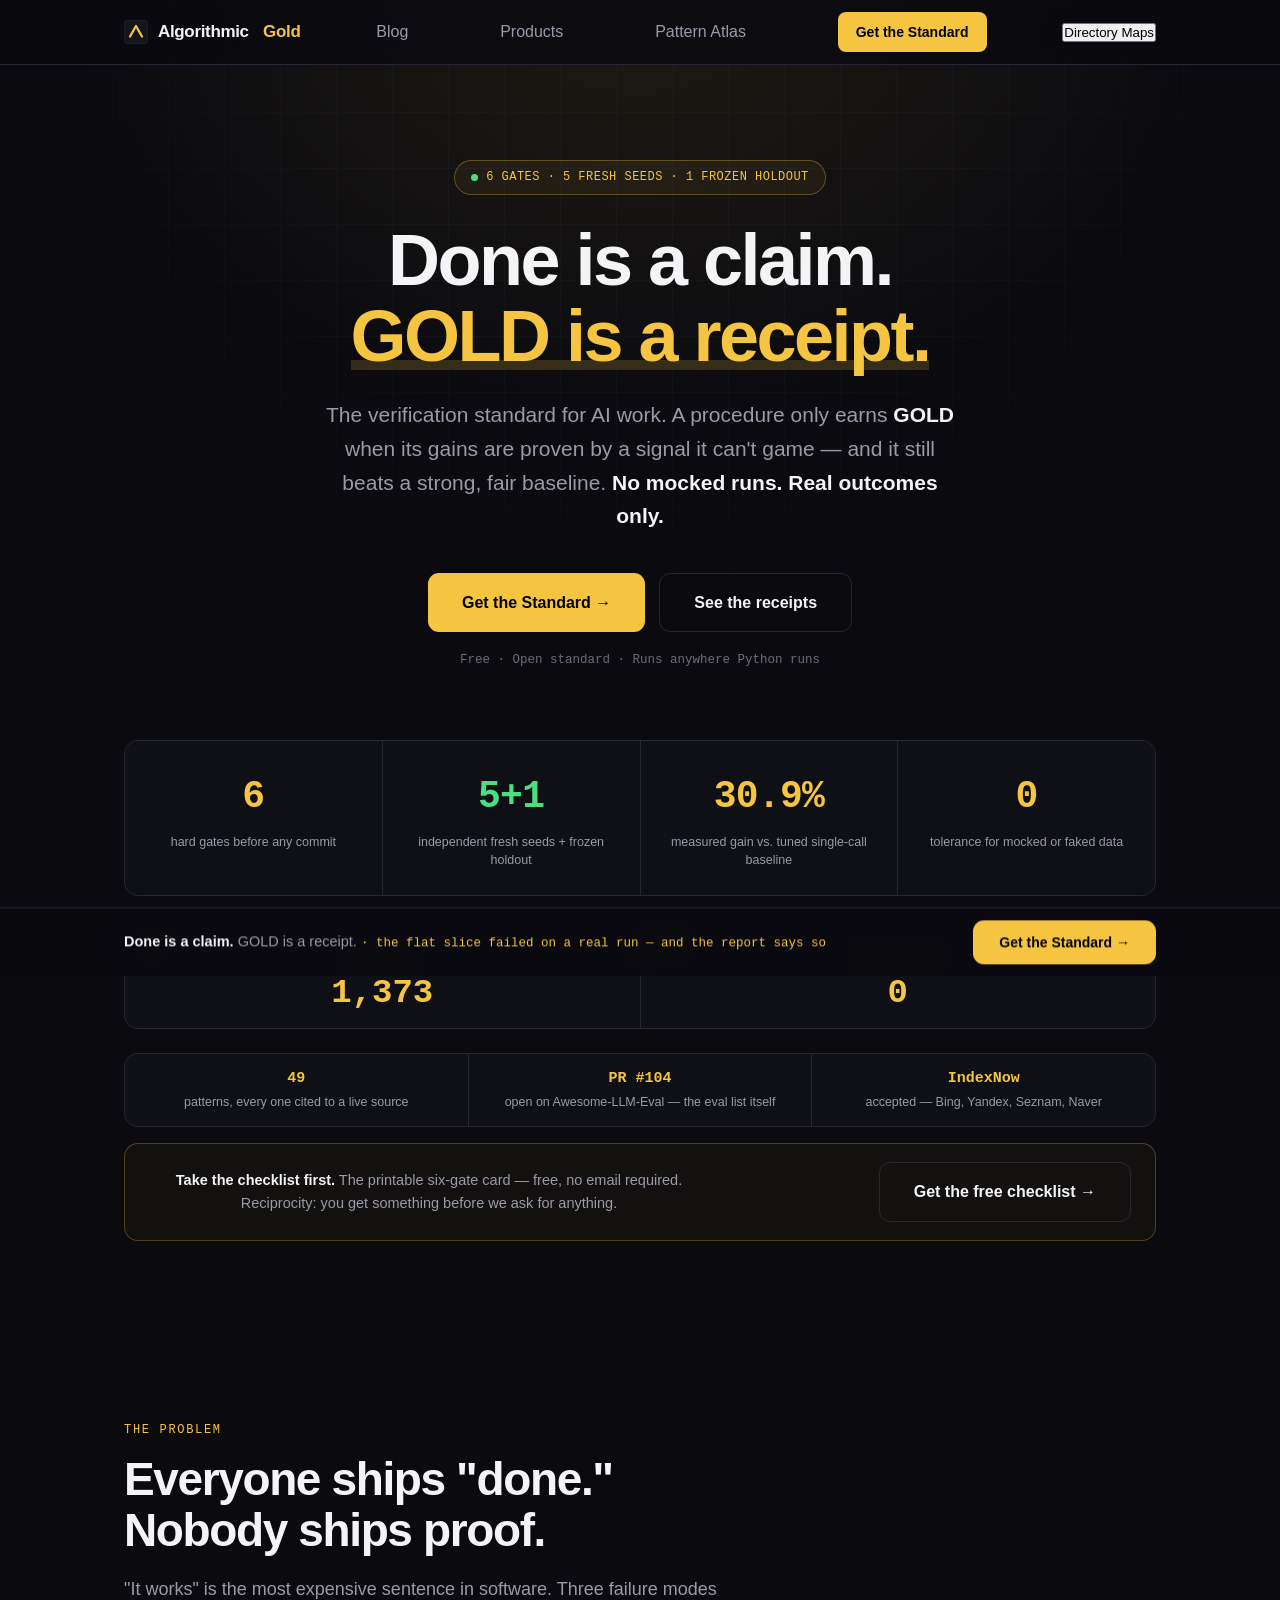
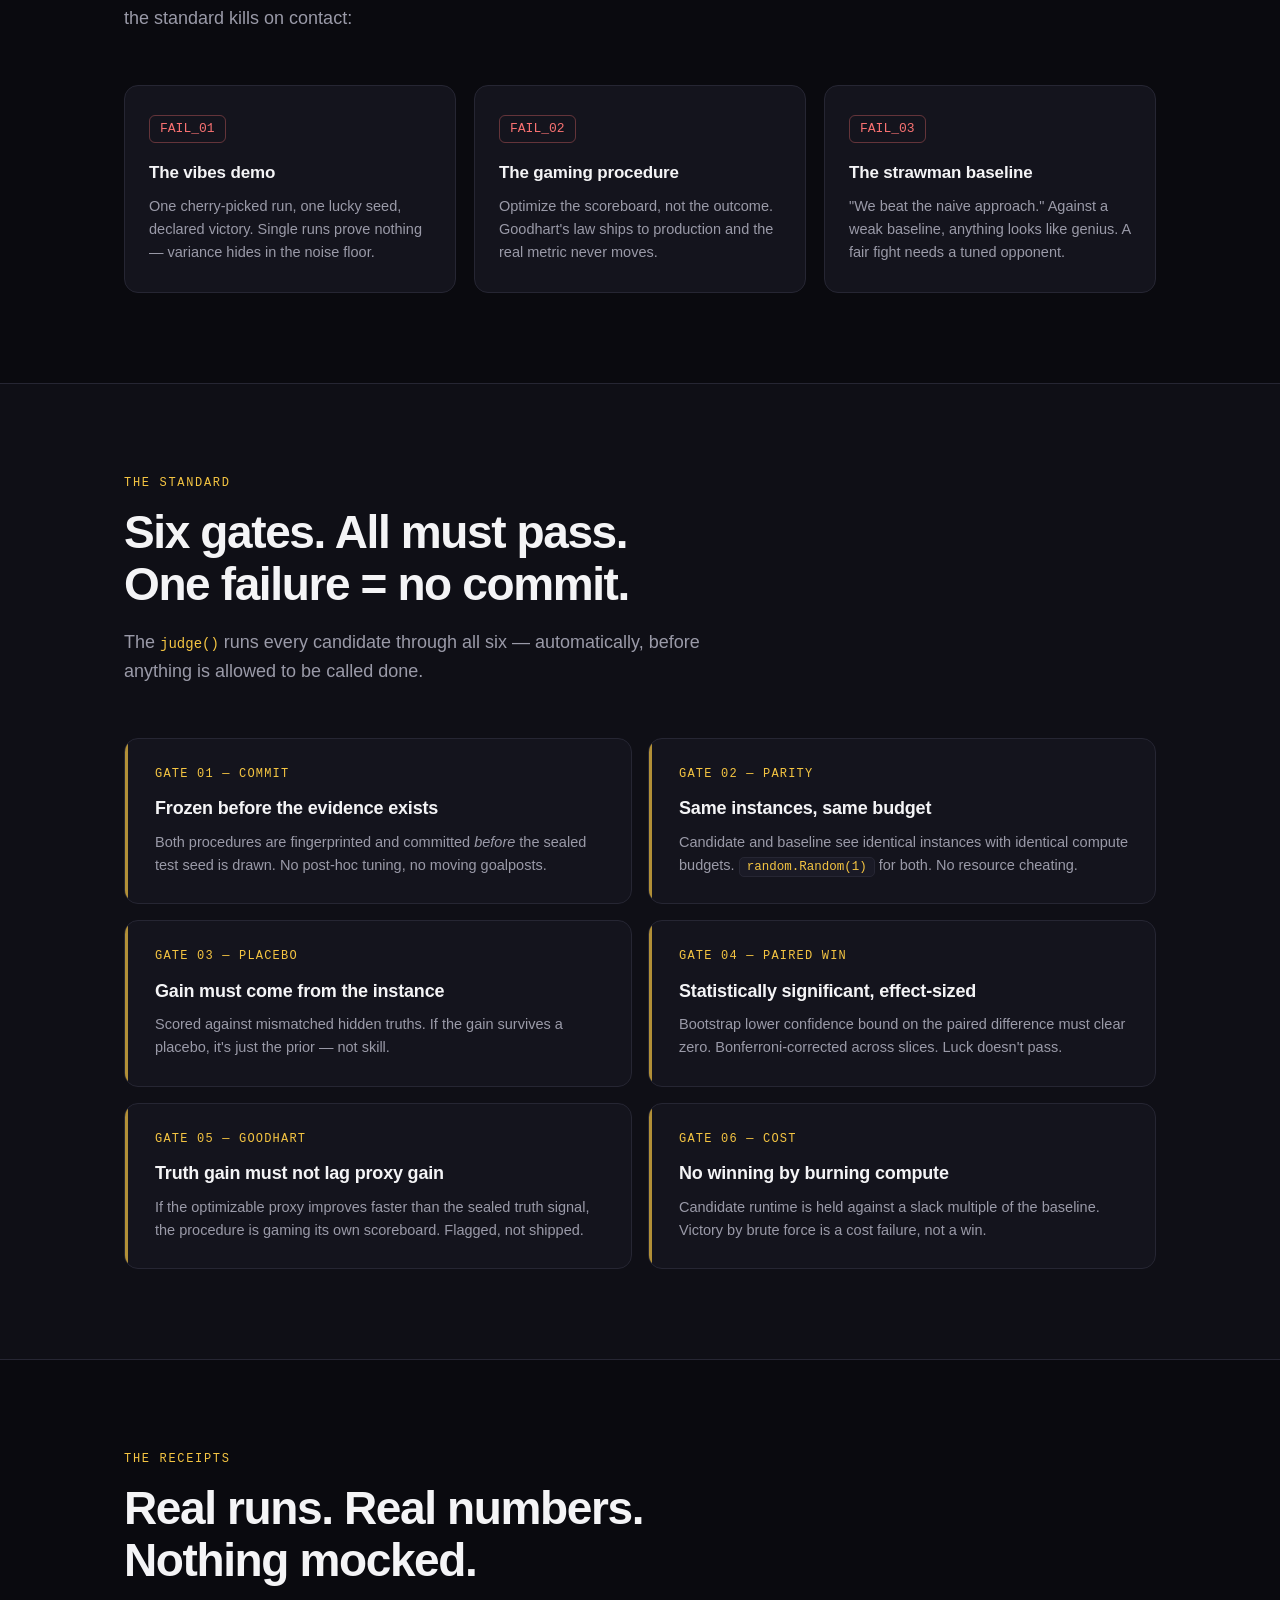
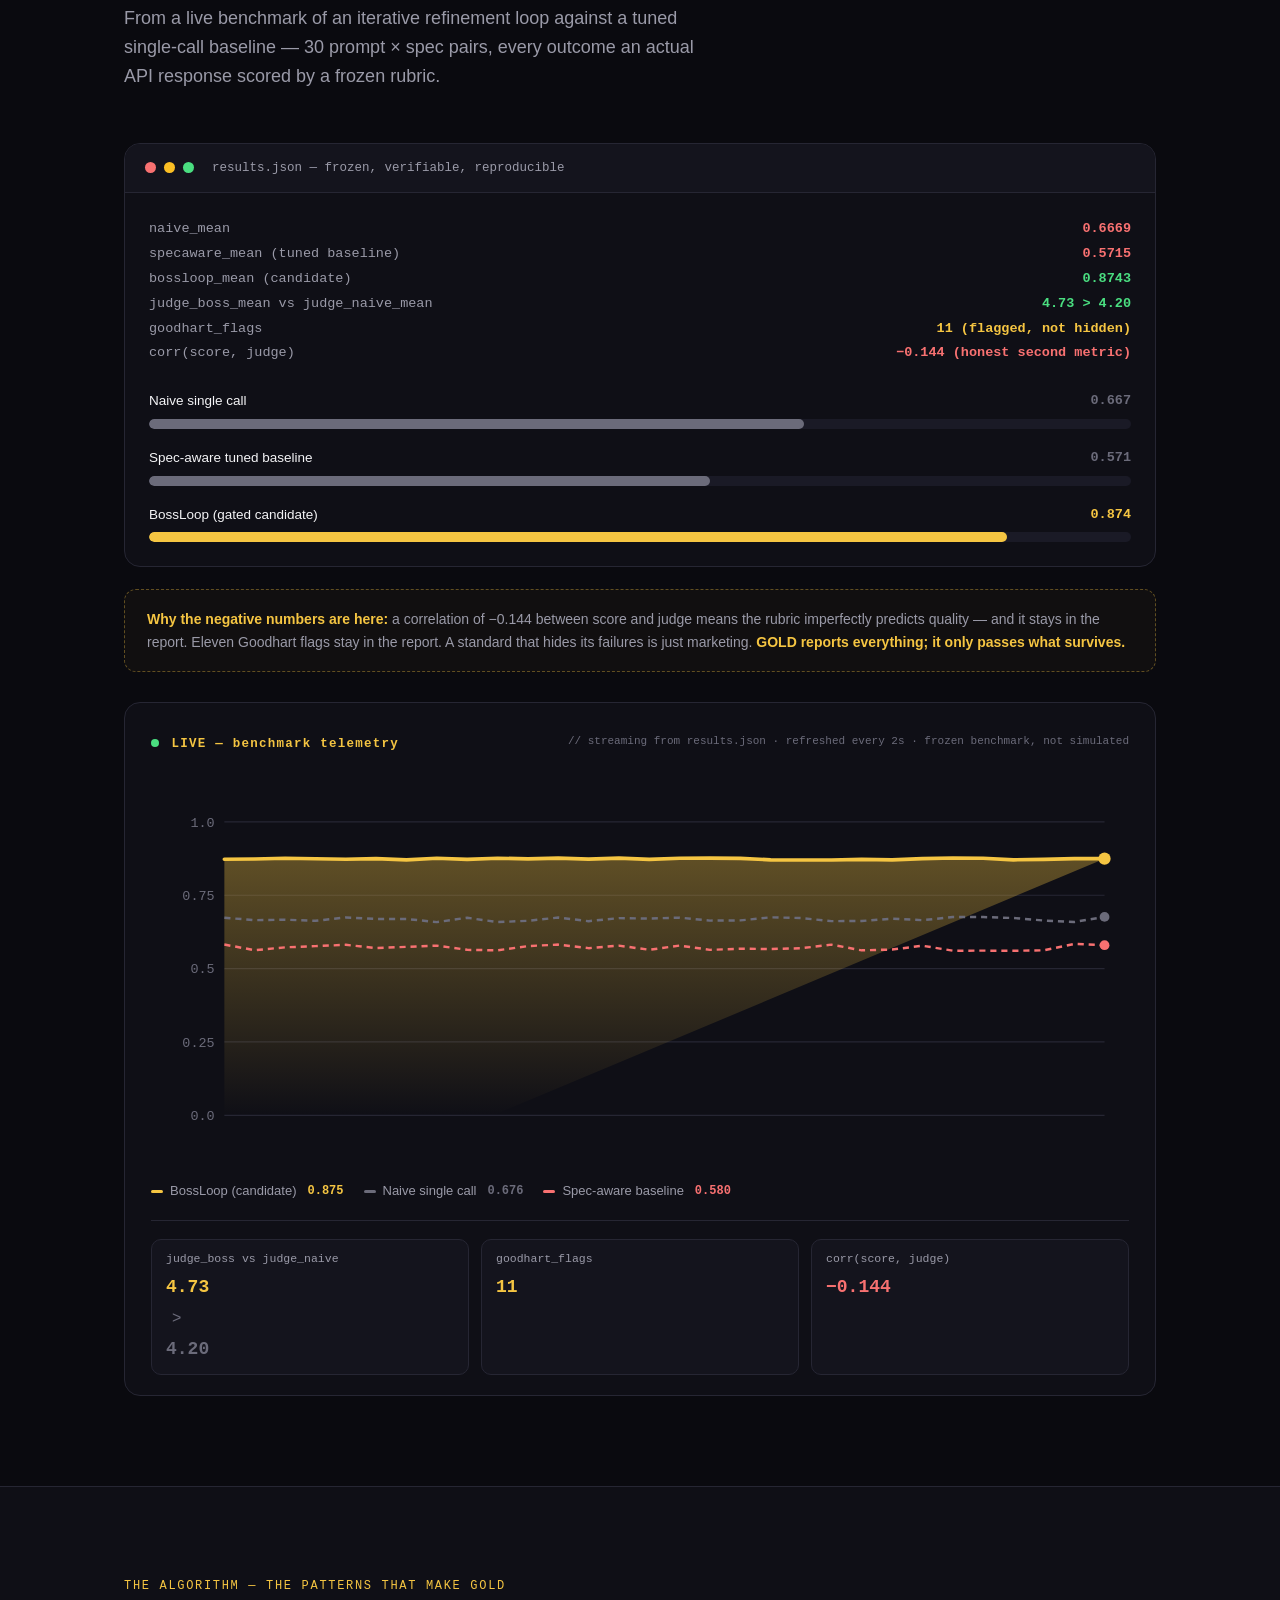
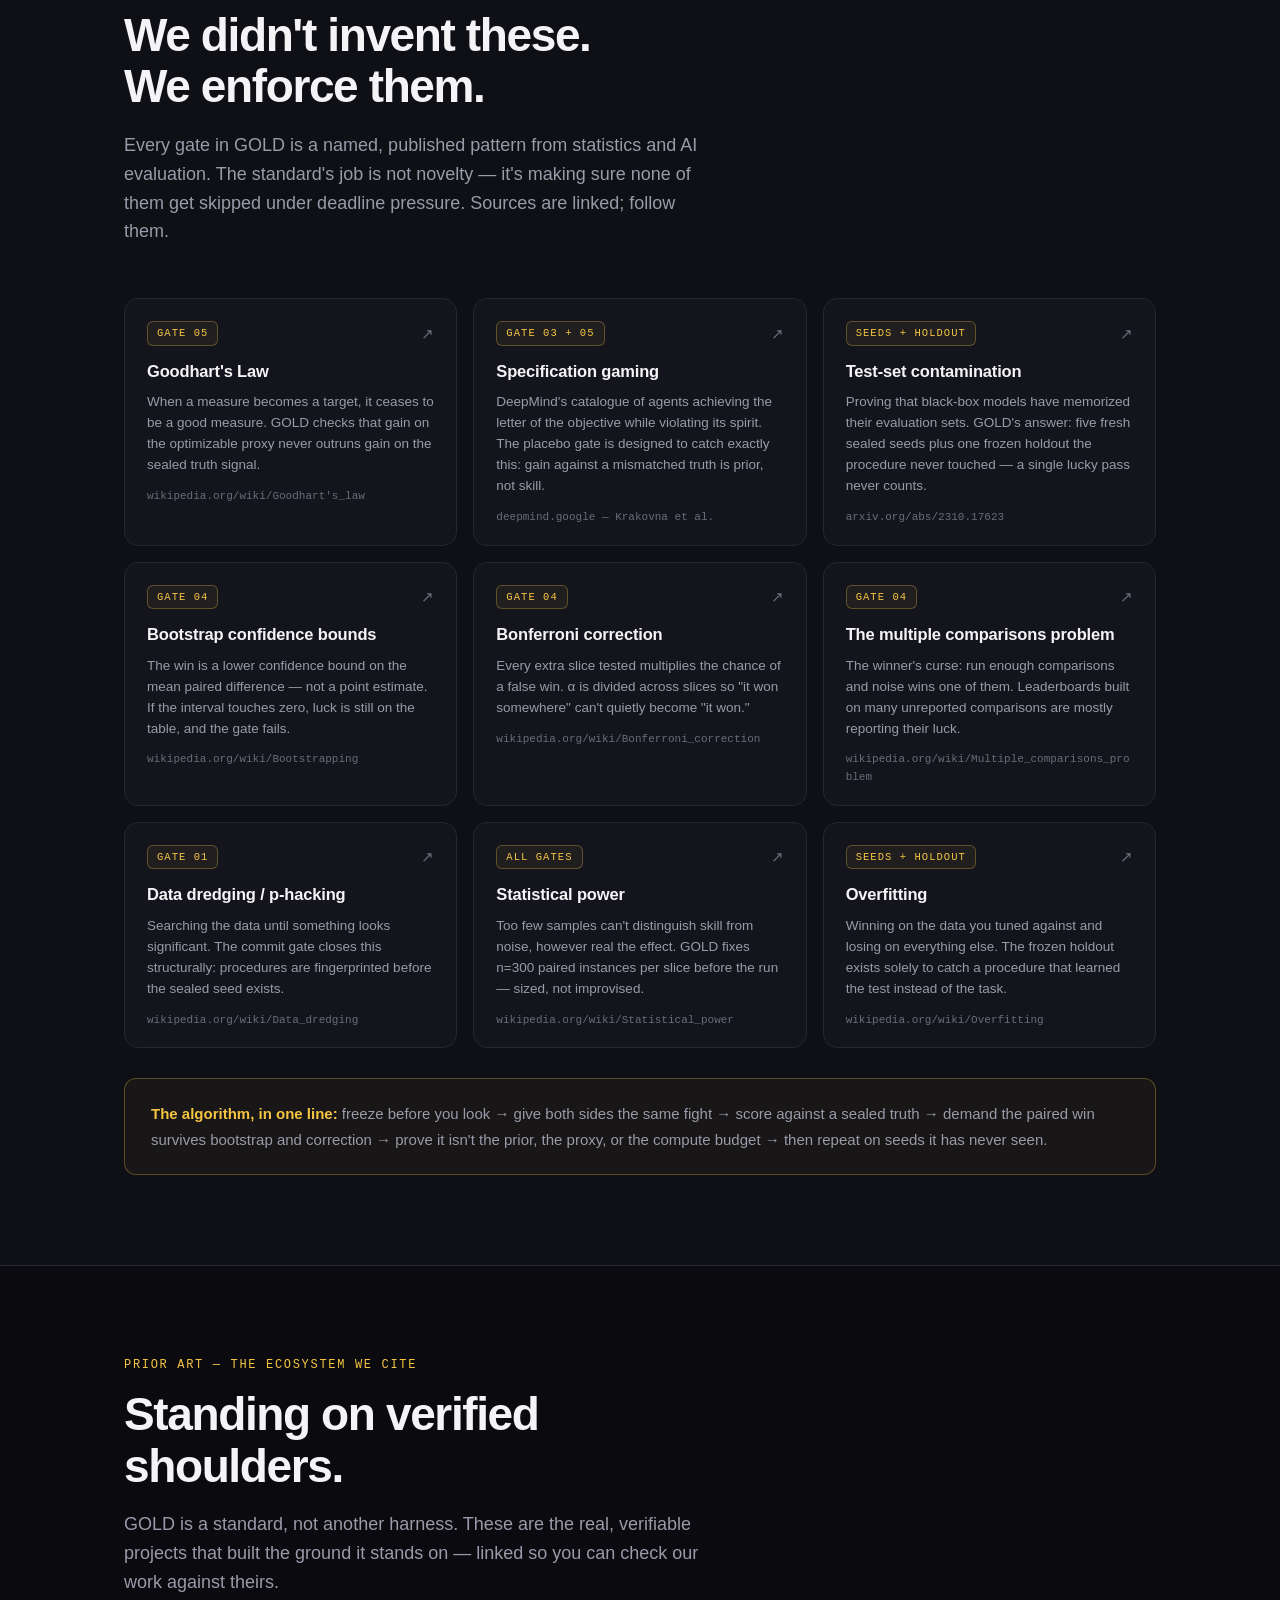
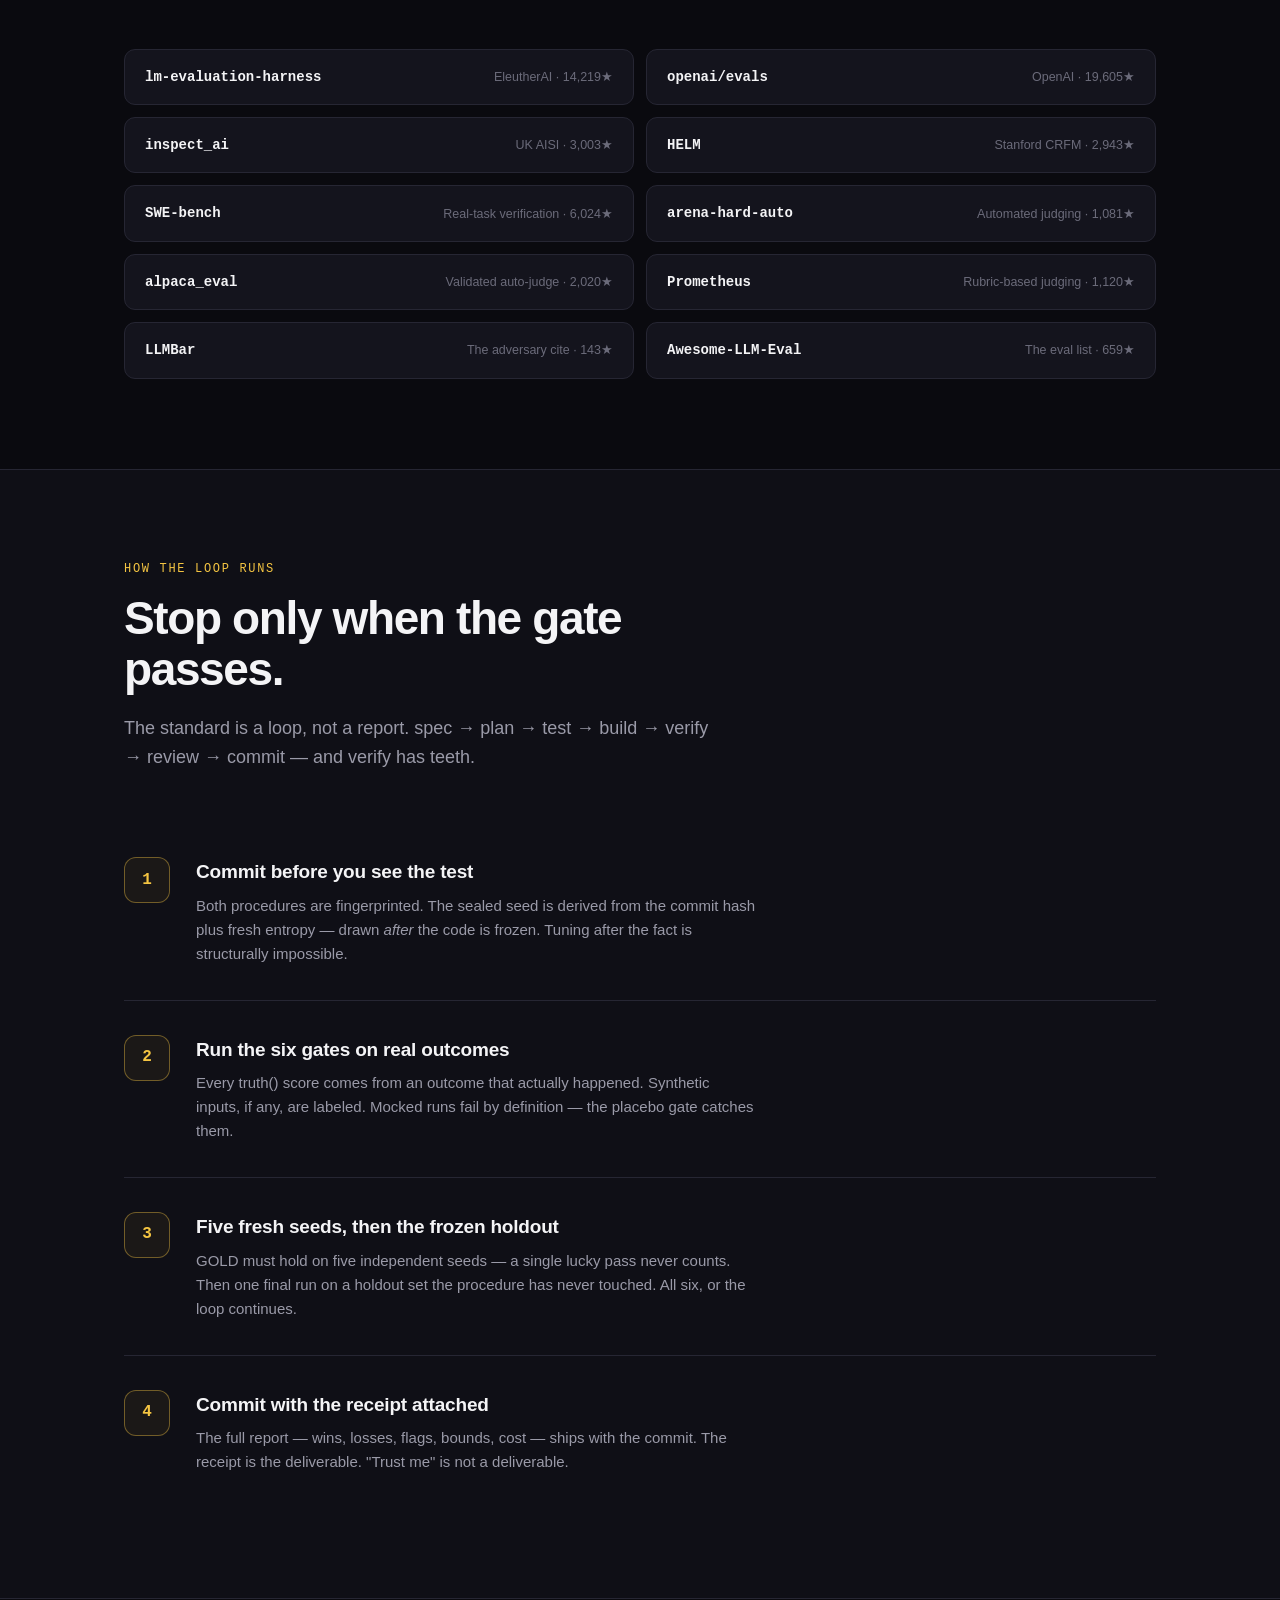
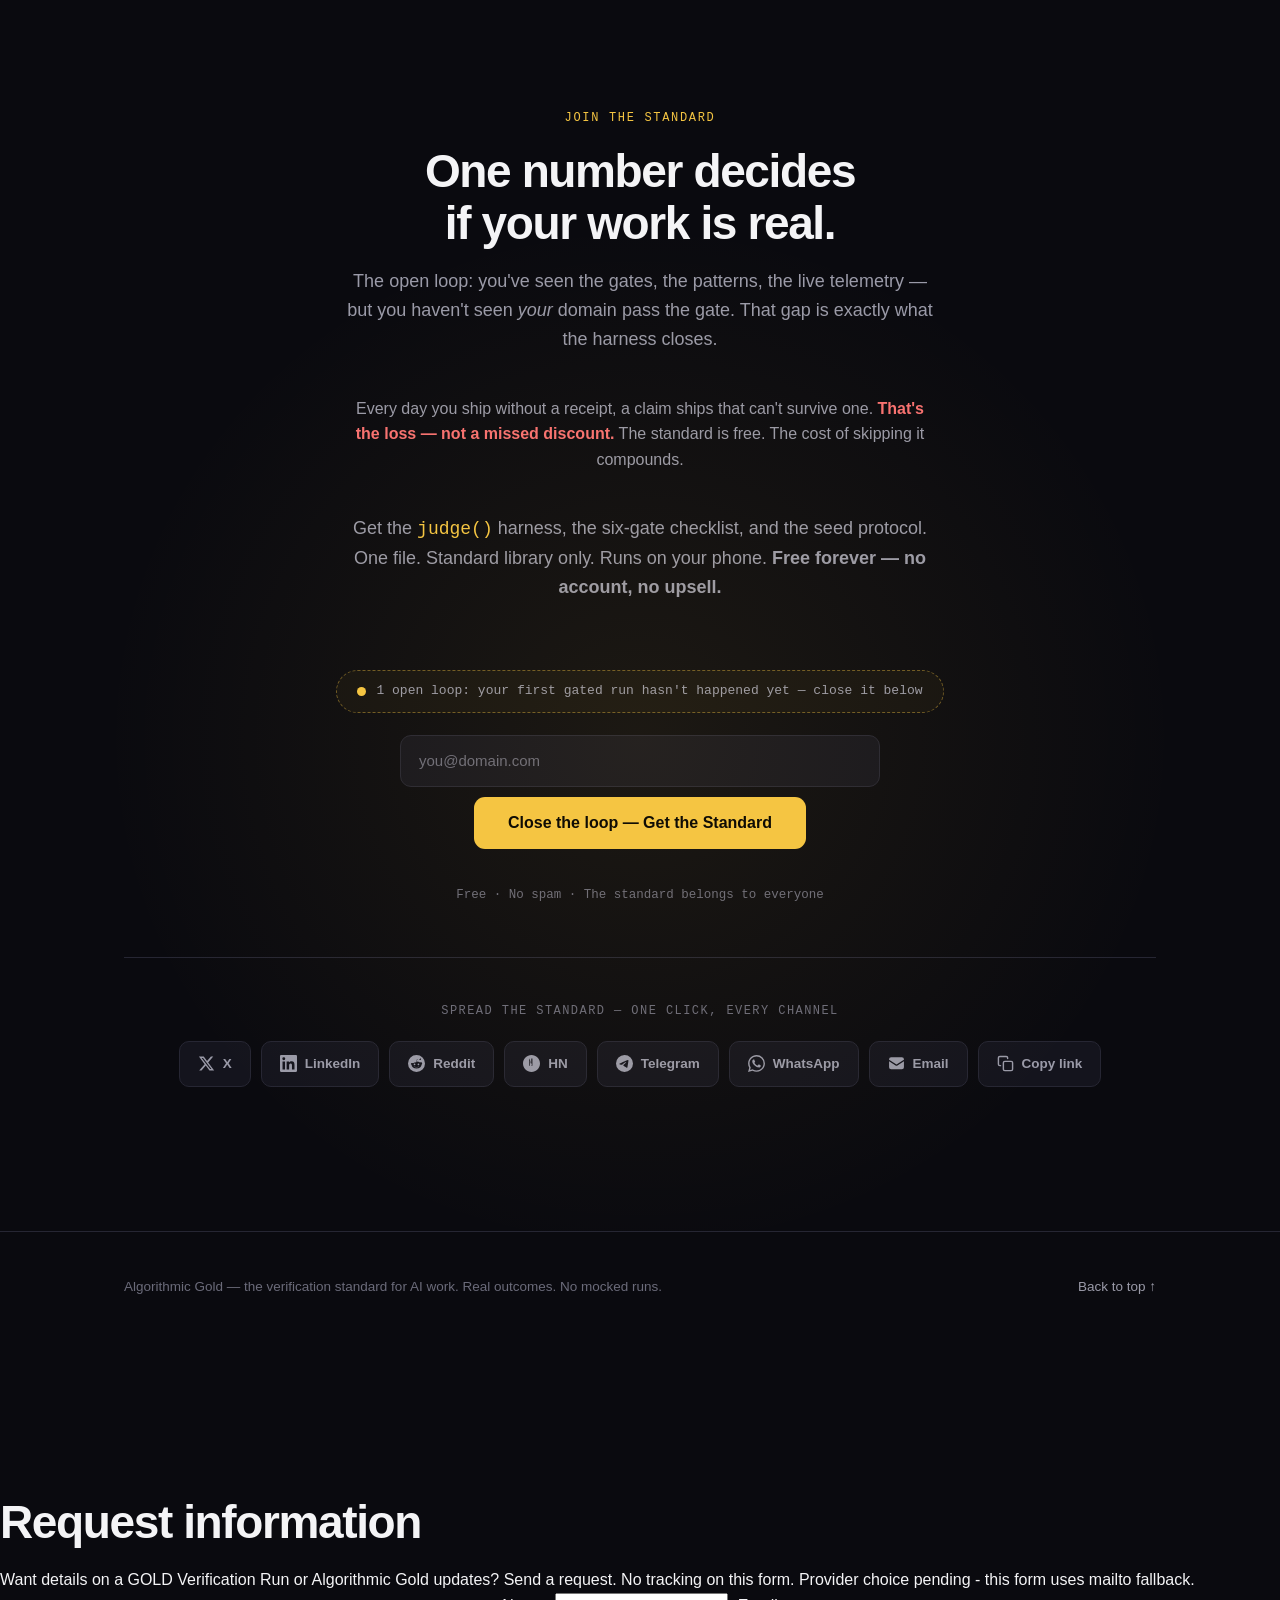
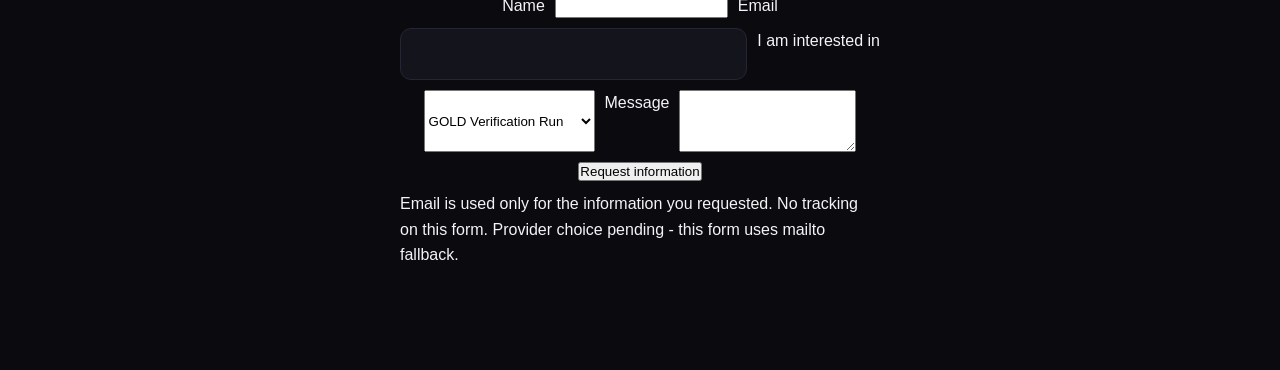
<file: index.html>
<!DOCTYPE html>
<html lang="en">
<head>
<meta charset="UTF-8">
<meta name="viewport" content="width=device-width, initial-scale=1.0">
<title>Algorithmic Gold — Done Is a Claim. GOLD Is a Receipt.</title>
<meta name="description" content="The verification standard for AI work: gains proven by a signal the procedure can't game, against a strong fair baseline. Commit, parity, placebo, paired-corrected win, Goodhart, cost. Real receipts, not vibes.">
<meta property="og:title" content="Algorithmic Gold — Done Is a Claim. GOLD Is a Receipt.">
<meta property="og:description" content="The verification standard for AI work. Six gates. Real outcomes. No mocked runs.">
<meta property="og:type" content="website">
<meta property="og:url" content="https://jdkabattles.github.io/algorithmic-gold/">
<meta property="og:image" content="https://jdkabattles.github.io/algorithmic-gold/og-image.png">
<meta property="og:image:width" content="1200">
<meta property="og:image:height" content="630">
<meta name="twitter:card" content="summary_large_image">
<meta name="twitter:title" content="Algorithmic Gold — Done Is a Claim. GOLD Is a Receipt.">
<meta name="twitter:description" content="The verification standard for AI work. Six gates. Real outcomes. No mocked runs.">
<meta name="twitter:image" content="https://jdkabattles.github.io/algorithmic-gold/og-image.png">
<meta name="keywords" content="algorithmic gold, AI verification, Goodhart, benchmark, proof of concept, verification standard, judge harness, real outcomes">
<meta name="robots" content="index, follow">
<meta name="author" content="jdkabattles">
<link rel="canonical" href="https://jdkabattles.github.io/algorithmic-gold/">
<meta http-equiv="Content-Security-Policy" content="default-src 'self'; script-src 'self' 'unsafe-inline'; style-src 'self' 'unsafe-inline'; img-src 'self' data:; connect-src 'self'; font-src 'self'; object-src 'none'; base-uri 'none'; form-action 'self'; frame-ancestors 'none'; upgrade-insecure-requests">
<meta http-equiv="X-Content-Type-Options" content="nosniff">
<meta http-equiv="X-Frame-Options" content="DENY">
<meta http-equiv="Referrer-Policy" content="strict-origin-when-cross-origin">
<meta name="theme-color" content="#0a0a0f">
<link rel="manifest" href="./site.webmanifest">
<link rel="apple-touch-icon" href="./apple-touch-icon.png">
<link rel="icon" type="image/png" sizes="192x192" href="./icon-192.png">
<link rel="icon" type="image/png" sizes="512x512" href="./icon-512.png">
<link rel="icon" href="data:image/svg+xml,%3Csvg xmlns='http://www.w3.org/2000/svg' viewBox='0 0 32 32'%3E%3Crect width='32' height='32' rx='6' fill='%230a0a0f'/%3E%3Cpath d='M8 22l8-14 8 14' stroke='%23f5c542' stroke-width='3' fill='none' stroke-linecap='round' stroke-linejoin='round'/%3E%3C/svg%3E">
<style>
:root{
  --bg:#0a0a0f; --bg2:#0f0f16; --surface:#14141d; --surface2:#1a1a26;
  --ink:#f4f4f6; --muted:#9a9aa8; --dim:#6b6b7a; --border:#262633;
  --gold:#f5c542; --gold-dim:#b8912a; --green:#4ade80; --red:#f87171;
  --mono:ui-monospace,'SF Mono','Cascadia Code','JetBrains Mono',Menlo,Consolas,monospace;
  --sans:-apple-system,BlinkMacSystemFont,'Segoe UI',Inter,Roboto,'Helvetica Neue',Arial,sans-serif;
}
*{margin:0;padding:0;box-sizing:border-box}
html{scroll-behavior:smooth}
body{background:var(--bg);color:var(--ink);font-family:var(--sans);line-height:1.6;-webkit-font-smoothing:antialiased;overflow-x:hidden}
::selection{background:var(--gold);color:#000}
.wrap{max-width:1080px;margin:0 auto;padding:0 24px}
a{color:var(--gold);text-decoration:none}
a:hover{text-decoration:underline}

/* nav */
nav{position:fixed;top:0;left:0;right:0;z-index:100;background:rgba(10,10,15,.82);backdrop-filter:blur(14px);border-bottom:1px solid var(--border)}
nav .wrap{display:flex;align-items:center;justify-content:space-between;flex-wrap:wrap;min-height:64px}
.logo{display:flex;align-items:center;gap:10px;font-weight:700;font-size:17px;letter-spacing:-.02em}
.logo svg{flex-shrink:0}
.logo span{color:var(--gold)}
.nav-cta{background:var(--gold);color:#000;font-weight:700;font-size:14px;padding:9px 18px;border-radius:8px;border:none;cursor:pointer;transition:transform .15s,box-shadow .15s}
.nav-cta:hover{transform:translateY(-1px);box-shadow:0 4px 20px rgba(245,197,66,.35);text-decoration:none;color:#000}

/* hero */
header{padding:160px 0 90px;position:relative}
header::before{content:'';position:absolute;inset:0;background:radial-gradient(ellipse 70% 50% at 50% 0%,rgba(245,197,66,.09),transparent 65%);pointer-events:none}
.grid-bg{position:absolute;inset:0;background-image:linear-gradient(var(--border) 1px,transparent 1px),linear-gradient(90deg,var(--border) 1px,transparent 1px);background-size:56px 56px;opacity:.25;mask-image:radial-gradient(ellipse 80% 60% at 50% 10%,#000 20%,transparent 70%);-webkit-mask-image:radial-gradient(ellipse 80% 60% at 50% 10%,#000 20%,transparent 70%);pointer-events:none}
.hero-inner{position:relative;text-align:center}
.badge{display:inline-flex;align-items:center;gap:8px;font-family:var(--mono);font-size:12px;color:var(--gold);border:1px solid rgba(245,197,66,.3);background:rgba(245,197,66,.06);padding:7px 16px;border-radius:100px;margin-bottom:28px;letter-spacing:.04em}
.badge .dot{width:7px;height:7px;border-radius:50%;background:var(--green);animation:pulse 2s infinite}
@keyframes pulse{0%,100%{opacity:1}50%{opacity:.35}}
h1{font-size:clamp(40px,7vw,72px);line-height:1.05;letter-spacing:-.035em;font-weight:800;margin-bottom:24px;max-width:840px;margin-left:auto;margin-right:auto}
h1 .g{color:var(--gold);position:relative;white-space:nowrap}
h1 .g::after{content:'';position:absolute;left:0;right:0;bottom:6px;height:10px;background:rgba(245,197,66,.18);z-index:-1}
.sub{font-size:clamp(17px,2.4vw,21px);color:var(--muted);max-width:640px;margin:0 auto 40px}
.sub b{color:var(--ink);font-weight:600}
.cta-row{display:flex;gap:14px;justify-content:center;flex-wrap:wrap;margin-bottom:18px}
.btn{display:inline-flex;align-items:center;justify-content:center;gap:9px;font-weight:700;font-size:16px;padding:16px 34px;border-radius:11px;border:none;cursor:pointer;transition:transform .15s,box-shadow .15s;min-height:52px}
.btn-primary{background:var(--gold);color:#000;box-shadow:0 0 0 0 rgba(245,197,66,.45);animation:glow 2.4s infinite}
@keyframes glow{0%{box-shadow:0 0 0 0 rgba(245,197,66,.4)}70%{box-shadow:0 0 0 16px rgba(245,197,66,0)}100%{box-shadow:0 0 0 0 rgba(245,197,66,0)}}
.btn-primary:hover{transform:translateY(-2px) scale(1.02);text-decoration:none;color:#000}
.btn-ghost{background:transparent;color:var(--ink);border:1px solid var(--border)}
.btn-ghost:hover{border-color:var(--muted);background:var(--surface);text-decoration:none;color:var(--ink)}
.microcopy{font-family:var(--mono);font-size:12.5px;color:var(--dim)}

/* stat strip */
.stats{display:grid;grid-template-columns:repeat(4,1fr);gap:1px;background:var(--border);border:1px solid var(--border);border-radius:14px;overflow:hidden;margin-top:70px}
.stat{background:var(--bg2);padding:26px 20px;text-align:center}
.stat .num{font-family:var(--mono);font-size:clamp(26px,3.6vw,38px);font-weight:700;color:var(--gold);letter-spacing:-.02em}
.stat .num.green{color:var(--green)}
.stat .lbl{font-size:12.5px;color:var(--muted);margin-top:6px;line-height:1.4}

/* sections */
section{padding:90px 0}
.tag{font-family:var(--mono);font-size:12px;color:var(--gold);letter-spacing:.14em;text-transform:uppercase;margin-bottom:14px}
h2{font-size:clamp(30px,4.6vw,46px);line-height:1.12;letter-spacing:-.03em;font-weight:800;max-width:640px;margin-bottom:18px}
.lede{color:var(--muted);font-size:18px;max-width:600px;margin-bottom:52px}

/* problem cards */
.problems{display:grid;grid-template-columns:repeat(3,1fr);gap:18px}
.pcard{background:var(--surface);border:1px solid var(--border);border-radius:14px;padding:28px 24px;transition:border-color .2s,transform .2s}
.pcard:hover{border-color:rgba(248,113,113,.4);transform:translateY(-3px)}
.pcard .icon{font-family:var(--mono);color:var(--red);font-size:13px;border:1px solid rgba(248,113,113,.35);display:inline-block;padding:3px 10px;border-radius:6px;margin-bottom:16px}
.pcard h3{font-size:17px;margin-bottom:8px;letter-spacing:-.01em}
.pcard p{color:var(--muted);font-size:14.5px}

/* gates */
.gates{display:grid;grid-template-columns:repeat(2,1fr);gap:16px}
.gate{background:var(--surface);border:1px solid var(--border);border-radius:14px;padding:26px 26px 26px 30px;position:relative;overflow:hidden}
.gate::before{content:'';position:absolute;left:0;top:0;bottom:0;width:3px;background:var(--gold);opacity:.7}
.gate .no{font-family:var(--mono);font-size:12px;color:var(--gold);letter-spacing:.1em;margin-bottom:10px}
.gate h3{font-size:18px;margin-bottom:8px;letter-spacing:-.01em}
.gate p{color:var(--muted);font-size:14.5px}
.gate code{font-family:var(--mono);font-size:12.5px;background:var(--surface2);padding:2px 7px;border-radius:5px;color:var(--gold);border:1px solid var(--border)}

/* proof */
.proof-box{background:var(--bg2);border:1px solid var(--border);border-radius:16px;overflow:hidden}
.proof-head{display:flex;align-items:center;gap:8px;padding:14px 20px;border-bottom:1px solid var(--border);background:var(--surface)}
.proof-head .r{width:11px;height:11px;border-radius:50%}
.proof-head .r1{background:#f87171}.proof-head .r2{background:#fbbf24}.proof-head .r3{background:#4ade80}
.proof-head .title{font-family:var(--mono);font-size:12.5px;color:var(--muted);margin-left:10px}
.term{padding:24px;font-family:var(--mono);font-size:13.5px;line-height:1.85;overflow-x:auto}
.term .ln{display:flex;justify-content:space-between;gap:24px;white-space:nowrap}
.term .ln span:first-child{color:var(--muted)}
.term .val{font-weight:700}
.term .g{color:var(--green)}
.term .y{color:var(--gold)}
.term .r{color:var(--red)}
.bars{padding:0 24px 24px}
.bar-row{margin-bottom:18px}
.bar-row:last-child{margin-bottom:0}
.bar-row .meta{display:flex;justify-content:space-between;font-size:13.5px;margin-bottom:7px}
.bar-row .meta b{font-family:var(--mono)}
.bar-track{height:10px;background:var(--surface2);border-radius:100px;overflow:hidden}
.bar-fill{height:100%;border-radius:100px;width:0;transition:width 1.2s cubic-bezier(.22,1,.36,1)}
.bar-fill.b1{background:var(--dim)}
.bar-fill.b2{background:var(--gold)}
.honesty{margin-top:22px;padding:18px 22px;border:1px dashed rgba(245,197,66,.35);border-radius:12px;color:var(--muted);font-size:14px;background:rgba(245,197,66,.03)}
.honesty b{color:var(--gold)}

/* steps */
.steps{counter-reset:step}
.step{display:flex;gap:26px;padding:34px 0;border-bottom:1px solid var(--border);align-items:flex-start}
.step:last-child{border-bottom:none}
.step .n{counter-increment:step;flex-shrink:0;width:46px;height:46px;border-radius:12px;border:1px solid rgba(245,197,66,.4);color:var(--gold);font-family:var(--mono);font-weight:700;display:flex;align-items:center;justify-content:center;font-size:16px;background:rgba(245,197,66,.05)}
.step h3{font-size:19px;margin-bottom:6px;letter-spacing:-.01em}
.step p{color:var(--muted);font-size:15px;max-width:560px}

/* cta */
.final{text-align:center;padding:110px 0;position:relative}
.final::before{content:'';position:absolute;inset:0;background:radial-gradient(ellipse 60% 60% at 50% 60%,rgba(245,197,66,.08),transparent 70%);pointer-events:none}
.final h2{margin:0 auto 18px}
.final .lede{margin:0 auto 42px}
form{display:flex;gap:10px;justify-content:center;max-width:480px;margin:0 auto 14px;flex-wrap:wrap}
input[type=email]{flex:1;min-width:240px;background:var(--surface);border:1px solid var(--border);border-radius:11px;padding:15px 18px;color:var(--ink);font-size:15px;font-family:var(--sans);transition:border-color .2s;min-height:52px}
input[type=email]:focus{outline:none;border-color:var(--gold)}
input[type=email]::placeholder{color:var(--dim)}
.form-msg{font-family:var(--mono);font-size:13px;min-height:22px;margin-top:8px}
.form-msg.ok{color:var(--green)}
.form-msg.err{color:var(--red)}

/* share block */
.share-block{margin-top:52px;padding-top:44px;border-top:1px solid var(--border)}
.share-title{font-family:var(--mono);font-size:12px;letter-spacing:.12em;text-transform:uppercase;color:var(--dim);margin-bottom:20px}
.share-row{display:flex;gap:10px;justify-content:center;flex-wrap:wrap}
.sh{display:inline-flex;align-items:center;gap:8px;background:var(--surface);border:1px solid var(--border);color:var(--muted);font-size:13.5px;font-weight:600;padding:11px 18px;border-radius:10px;cursor:pointer;transition:all .18s;min-height:46px;font-family:var(--sans)}
.sh:hover{border-color:var(--gold);color:var(--gold);background:rgba(245,197,66,.06);transform:translateY(-2px);text-decoration:none}
.sh svg{flex-shrink:0}
.sh-copy{font-family:var(--sans)}
.share-msg{font-family:var(--mono);font-size:13px;min-height:20px;margin-top:14px;color:var(--dim)}
.share-msg.ok{color:var(--green)}
@media(max-width:560px){.sh span{display:none}.sh{padding:12px}}

/* proofbar (social proof) */
.proofbar{display:flex;gap:1px;margin-top:24px;border:1px solid var(--border);border-radius:14px;overflow:hidden;background:var(--border)}
.pb-item{flex:1;background:var(--bg2);padding:14px 18px;font-size:12.5px;color:var(--muted);line-height:1.5}
.pb-item b{display:block;color:var(--gold);font-family:var(--mono);font-size:15px;margin-bottom:3px}
/* reciprocity */
.recip{margin-top:16px;display:flex;align-items:center;justify-content:space-between;gap:20px;background:rgba(245,197,66,.04);border:1px solid rgba(245,197,66,.25);border-radius:14px;padding:18px 24px;flex-wrap:wrap}
.recip-txt{font-size:14.5px;color:var(--muted);max-width:560px}
.recip-txt b{color:var(--ink)}
.recip .btn{flex-shrink:0;min-height:44px}
/* loss aversion */
.lossav{color:var(--muted);font-size:16px;max-width:580px;margin:0 auto 14px}
.lossav b{color:var(--red)}
/* zeigarnik open loop */
.openloop{display:inline-flex;align-items:center;gap:10px;font-family:var(--mono);font-size:13px;color:var(--muted);border:1px dashed rgba(245,197,66,.4);background:rgba(245,197,66,.04);padding:10px 20px;border-radius:100px;margin:26px auto 22px;cursor:default}
.ol-dot{width:9px;height:9px;border-radius:50%;background:var(--gold);animation:pulse 2s infinite;flex-shrink:0}
/* patterns */
.patterns{display:grid;grid-template-columns:repeat(3,1fr);gap:16px}
.pat{display:block;background:var(--surface);border:1px solid var(--border);border-radius:14px;padding:22px 22px 18px;color:var(--ink);text-decoration:none;transition:border-color .2s,transform .2s}
.pat:hover{border-color:var(--gold);transform:translateY(-3px);text-decoration:none}
.pat-head{display:flex;justify-content:space-between;align-items:center;margin-bottom:12px}
.pat-gate{font-family:var(--mono);font-size:10.5px;letter-spacing:.1em;color:var(--gold);border:1px solid rgba(245,197,66,.3);background:rgba(245,197,66,.06);padding:3px 9px;border-radius:6px}
.pat-arrow{color:var(--dim);font-size:15px}
.pat:hover .pat-arrow{color:var(--gold)}
.pat h3{font-size:16.5px;margin-bottom:8px;letter-spacing:-.01em}
.pat p{color:var(--muted);font-size:13.5px;line-height:1.55}
.pat-src{display:block;font-family:var(--mono);font-size:11px;color:var(--dim);margin-top:12px;word-break:break-all}
.pattern-foot{margin-top:30px;padding:22px 26px;border:1px solid rgba(245,197,66,.3);border-radius:12px;background:rgba(245,197,66,.04);font-size:15px;color:var(--muted);line-height:1.7}
.pattern-foot b{color:var(--gold)}

/* counters */
.counters{display:flex;gap:1px;margin-top:24px;border:1px solid var(--border);border-radius:14px;overflow:hidden;background:var(--border)}
.ctr{flex:1;background:var(--bg2);padding:18px 22px;display:flex;flex-direction:column;gap:6px}
.ctr-dot{width:8px;height:8px;border-radius:50%;display:inline-block;margin-right:8px}
.ctr-dot.live{background:var(--green);animation:pulse 2s infinite}
.ctr-dot.click{background:var(--gold)}
.ctr-label{font-family:var(--mono);font-size:10.5px;letter-spacing:.14em;color:var(--dim)}
.ctr-val{font-family:var(--mono);font-size:clamp(24px,3.2vw,34px);font-weight:700;color:var(--gold);line-height:1}
.ctr-val.click{color:var(--green)}
/* livegraph */
.livegraph{background:var(--bg2);border:1px solid var(--border);border-radius:16px;padding:26px 26px 20px;margin-top:30px}
.lg-head{display:flex;justify-content:space-between;align-items:center;gap:16px;flex-wrap:wrap;margin-bottom:18px}
.lg-title{font-family:var(--mono);font-size:12.5px;letter-spacing:.1em;color:var(--gold);font-weight:700}
.lg-note{font-family:var(--mono);font-size:11px;color:var(--dim)}
.lg-note:before{content:'// '}
/* prior art */
.prior{display:grid;grid-template-columns:repeat(2,1fr);gap:12px}
.pa{display:flex;justify-content:space-between;align-items:center;gap:14px;background:var(--surface);border:1px solid var(--border);border-radius:11px;padding:16px 20px;color:var(--ink);text-decoration:none;transition:border-color .2s,transform .2s}
.pa:hover{border-color:var(--gold);transform:translateX(3px);text-decoration:none}
.pa b{font-family:var(--mono);font-size:14px;font-weight:600}
.pa span{font-size:12.5px;color:var(--dim);white-space:nowrap}
@media(max-width:860px){.patterns{grid-template-columns:1fr}.prior{grid-template-columns:1fr}}

/* sticky bar */
.sticky{position:fixed;bottom:0;left:0;right:0;z-index:99;background:rgba(10,10,15,.94);backdrop-filter:blur(12px);border-top:1px solid var(--border);padding:12px 0;transform:translateY(110%);transition:transform .35s cubic-bezier(.22,1,.36,1)}
.sticky.show{transform:translateY(0)}
.sticky .wrap{display:flex;align-items:center;justify-content:space-between;gap:16px}
.sticky p{font-size:14.5px;color:var(--muted)}
.sticky p b{color:var(--ink)}
.sticky .btn{padding:11px 26px;font-size:14px;min-height:44px;animation:none}
.rot-proof{color:var(--gold);font-family:var(--mono);font-size:12.5px}

footer{padding:44px 0 110px;border-top:1px solid var(--border);color:var(--dim);font-size:13.5px}
footer .wrap{display:flex;justify-content:space-between;gap:20px;flex-wrap:wrap}
footer a{color:var(--muted)}

/* reveal */
.rv{opacity:0;transform:translateY(26px);transition:opacity .7s ease,transform .7s cubic-bezier(.22,1,.36,1)}
.rv.in{opacity:1;transform:none}
@media(prefers-reduced-motion:reduce){
  .rv{opacity:1;transform:none;transition:none}
  .btn-primary,.badge .dot{animation:none}
  html{scroll-behavior:auto}
}
@media(max-width:860px){
  .problems,.gates{grid-template-columns:1fr}
  .stats{grid-template-columns:repeat(2,1fr)}
  .step{flex-direction:row;gap:18px}
}

.lg-legend{display:flex;gap:20px;flex-wrap:wrap;font-size:13px;color:var(--muted);margin-top:10px}
.lg-legend span{display:inline-flex;align-items:center;gap:7px}
.lg-legend i{display:inline-block;width:12px;height:3px;border-radius:2px}
.lg-legend b{font-family:var(--mono);font-size:12px;margin-left:4px}
.lg-stats{display:grid;grid-template-columns:repeat(3,1fr);gap:12px;margin-top:18px;padding-top:18px;border-top:1px solid var(--border)}
.lgs{display:flex;flex-direction:column;gap:4px;padding:10px 14px;background:var(--surface);border:1px solid var(--border);border-radius:10px}
.lgs span{font-size:11.5px;color:var(--muted);font-family:var(--mono)}
.lgs b{font-family:var(--mono);font-size:18px}
.lgs em{font-style:normal;color:var(--dim);margin:0 6px}
@media(max-width:760px){.lg-stats{grid-template-columns:1fr}}

/* PWA install button */
.pwa-install{position:fixed;right:18px;bottom:86px;z-index:98;display:none;align-items:center;gap:8px;background:var(--gold);color:#000;font-weight:700;font-size:13.5px;font-family:var(--sans);padding:11px 18px;border-radius:100px;border:none;cursor:pointer;box-shadow:0 4px 22px rgba(245,197,66,.4);transition:transform .15s,box-shadow .15s;min-height:44px}
.pwa-install:hover{transform:translateY(-2px);box-shadow:0 6px 28px rgba(245,197,66,.55)}
.pwa-install svg{flex-shrink:0}
@media(prefers-reduced-motion:reduce){.pwa-install{transition:none}}
@media(max-width:560px){.pwa-install{right:12px;bottom:78px;font-size:12.5px;padding:10px 14px}}
</style>
<script>
// Google Search Console / dev-tools surface: console message + resource inventory
(function(){
  if (!window.console || !console.info) return;
  var c = console;
  c.info('%c ALGORITHMIC GOLD ', 'background:#f5c542;color:#000;font-weight:bold;padding:2px 8px;border-radius:3px;');
  c.info('%c Done is a claim. GOLD is a receipt. ', 'color:#f5c542;font-size:12px;');
  c.info('%c Verification standard for AI work — 6 gates, 5 fresh seeds + frozen holdout, real outcomes only.', 'color:#8a8a96;font-size:11px;');
  c.info('%c Page resources: ', 'color:#8a8a96;font-size:11px;');
  var res = [];
  if (document.querySelector('link[rel="manifest"]')) res.push('manifest (PWA installable)');
  if (document.querySelector('link[rel="apple-touch-icon"]')) res.push('apple-touch-icon (180x180)');
  if (document.querySelector('link[rel="icon"][sizes*="192"]')) res.push('icon-192 (PWA)');
  if (document.querySelector('link[rel="icon"][sizes*="512"]')) res.push('icon-512 (PWA)');
  if (document.querySelector('meta[name="theme-color"]')) res.push('theme-color');
  if (document.querySelector('meta[http-equiv="Content-Security-Policy"]')) res.push('CSP (static hardening)');
  if (document.querySelector('meta[http-equiv="X-Content-Type-Options"]')) res.push('nosniff');
  if (document.querySelector('meta[http-equiv="X-Frame-Options"]')) res.push('frame-options (clickjacking)');
  if (document.querySelector('link[rel="canonical"]')) res.push('canonical URL');
  if (document.querySelector('html[lang]')) res.push('lang attribute (i18n)');
  c.info('  ' + (res.length ? res.join(' · ') : 'none detected'), 'color:#4ade80;font-size:11px;');
  c.info('%c Repo: github.com/jdkabattles/algorithmic-gold  ·  Standard: jdkabattles.github.io/algorithmic-gold/', 'color:#5a5a66;font-size:11px;');
})();
</script>
<!-- === Technical additions — Directory Maps + discovery. No visible change to existing content. === -->
<meta name="color-scheme" content="dark light">
<meta property="og:site_name" content="Algorithmic Gold">
<meta property="og:image:alt" content="Algorithmic Gold — Done Is a Claim. GOLD Is a Receipt.">
<link rel="sitemap" type="application/xml" href="./sitemap.xml">
<link rel="alternate" type="application/rss+xml" title="Algorithmic Gold" href="./feed.xml">
<link rel="search" type="application/opensearchdescription+xml" title="Algorithmic Gold" href="./opensearch.xml">
<meta name="msapplication-TileColor" content="#0a0a0f">
<meta name="msapplication-config" content="./browserconfig.xml">
<meta name="apple-mobile-web-app-capable" content="yes">
<meta name="apple-mobile-web-app-status-bar-style" content="black-translucent">
<link rel="stylesheet" href="./map-tether.css">
<script type="application/ld+json">
{
  "@context": "https://schema.org",
  "@graph": [
    {
      "@type": "WebSite",
      "name": "Algorithmic Gold",
      "url": "https://jdkabattles.github.io/algorithmic-gold/"
    },
    {
      "@type": "Organization",
      "name": "Algorithmic Gold",
      "url": "https://jdkabattles.github.io/algorithmic-gold/"
    },
    {
      "@type": "WebPage",
      "name": "Algorithmic Gold — Done Is a Claim. GOLD Is a Receipt.",
      "description": "The verification standard for AI work: gains proven by a signal the procedure can't game, against a strong fair baseline. Commit, parity, placebo, paired-corrected win, Goodhart, cost. Real receipts, not vibes.",
      "url": "https://jdkabattles.github.io/algorithmic-gold/",
      "isPartOf": {
        "@type": "WebSite",
        "name": "Algorithmic Gold",
        "url": "https://jdkabattles.github.io/algorithmic-gold/"
      }
    }
  ]
}
</script>
<!-- TODO: Google Search Console verification — paste the REAL code from Search Console, then uncomment. No placeholder ships. -->
<!-- <meta name="google-site-verification" content="PASTE_REAL_CODE_HERE"> -->
<!-- TODO: Bing Webmaster verification — paste the REAL code, then uncomment. -->
<!-- <meta name="msvalidate.01" content="PASTE_REAL_CODE_HERE"> -->
<!-- TODO: Google / Microsoft tracking (GTM + GA4 + Clarity) — MARKETING PAGES ONLY.
     Algorithmic Gold pages are marketing pages, not tool pages handling user data.
     Fill in the REAL IDs, then uncomment. Do NOT ship placeholders as active values.
     Tracking does NOT affect search discovery — sitemap, robots, canonical, and
     content do. -->
<!-- Google Tag Manager — fill real GTM ID, then uncomment.
<script>(function(w,d,s,l,i){w[l]=w[l]||[];w[l].push({'gtm.start':new Date().getTime(),event:'gtm.js'});var f=d.getElementsByTagName(s)[0],j=d.createElement(s),dl=l!='dataLayer'?'&l='+l:'';j.async=true;j.src='https://www.googletagmanager.com/gtm.js?id='+i+dl;f.parentNode.insertBefore(j,f);})(window,document,'script','dataLayer','GTM-XXXXXXX');</script>
-->
<!-- GA4 direct (only if NOT using GTM) — fill real G- ID, then uncomment.
<script async src="https://www.googletagmanager.com/gtag/js?id=G-XXXXXXXX"></script>
<script>window.dataLayer=window.dataLayer||[];function gtag(){dataLayer.push(arguments);}gtag('js',new Date());gtag('config','G-XXXXXXXX');</script>
-->
<!-- Microsoft Clarity — fill real Clarity ID, then uncomment.
<script type="text/javascript">
    (function(c,l,a,r,i,t,y){
        c[a]=c[a]||function(){(c[a].q=c[a].q||[]).push(arguments)};
        t=l.createElement(r);t.async=1;t.src="https://www.clarity.ms/tag/"+i;
        y=l.getElementsByTagName(r)[0];y.parentNode.insertBefore(t,y);
    })(window, document, "clarity", "script", "REPLACE_WITH_CLARITY_ID");
</script>
-->
</head>
<body>

<nav>
  <div class="wrap">
    <a class="logo" href="#top" style="color:var(--ink);text-decoration:none">
      <svg width="24" height="24" viewBox="0 0 32 32"><rect width="32" height="32" rx="6" fill="#14141d" stroke="#262633"/><path d="M8 22l8-14 8 14" stroke="#f5c542" stroke-width="3" fill="none" stroke-linecap="round" stroke-linejoin="round"/></svg>
      Algorithmic&nbsp;<span>Gold</span>
    </a>
    <a href="./blog/" style="color:var(--muted);margin-right:16px">Blog</a>
    <a href="./products/" style="color:var(--muted);margin-right:16px">Products</a>
    <a href="./patterns/" style="color:var(--muted);margin-right:16px">Pattern Atlas</a>
    <a href="#get" class="nav-cta">Get the Standard</a>
  <!-- Directory Maps tab mount — the tab itself is the only new visible element. -->
  <span data-tether-mount data-tether-base="./"></span>
  </div>
</nav>

<header id="top">
  <div class="grid-bg"></div>
  <div class="wrap hero-inner">
    <div class="badge"><span class="dot"></span>6 GATES · 5 FRESH SEEDS · 1 FROZEN HOLDOUT</div>
    <h1>Done is a claim.<br><span class="g">GOLD is a receipt.</span></h1>
    <p class="sub">The verification standard for AI work. A procedure only earns <b>GOLD</b> when its gains are proven by a signal it can't game — and it still beats a strong, fair baseline. <b>No mocked runs. Real outcomes only.</b></p>
    <div class="cta-row">
      <a href="#get" class="btn btn-primary">Get the Standard →</a>
      <a href="#proof" class="btn btn-ghost">See the receipts</a>
    </div>
    <p class="microcopy">Free · Open standard · Runs anywhere Python runs</p>

    <div class="stats rv">
      <div class="stat"><div class="num" data-count="6">0</div><div class="lbl">hard gates before any commit</div></div>
      <div class="stat"><div class="num green" data-count="5" data-suffix="+1">0</div><div class="lbl">independent fresh seeds + frozen holdout</div></div>
      <div class="stat"><div class="num" data-count="30.9" data-decimals="1" data-suffix="%">0</div><div class="lbl">measured gain vs. tuned single-call baseline</div></div>
      <div class="stat"><div class="num" data-count="0">0</div><div class="lbl">tolerance for mocked or faked data</div></div>
    </div>

    <div class="counters rv">
      <div class="ctr">
        <span class="ctr-dot live"></span>
        <span class="ctr-label">VISITORS</span>
        <span class="ctr-val" id="visitor-count">0</span>
      </div>
      <div class="ctr">
        <span class="ctr-dot click"></span>
        <span class="ctr-label">CTA CLICKS</span>
        <span class="ctr-val" id="click-count">0</span>
      </div>
    </div>

    <div class="proofbar rv">
      <div class="pb-item"><b>49</b> patterns, every one cited to a live source</div>
      <div class="pb-item"><b>PR #104</b> open on Awesome-LLM-Eval — the eval list itself</div>
      <div class="pb-item"><b>IndexNow</b> accepted — Bing, Yandex, Seznam, Naver</div>
    </div>
    <div class="recip rv">
      <div class="recip-txt"><b>Take the checklist first.</b> The printable six-gate card — free, no email required. Reciprocity: you get something before we ask for anything.</div>
      <a class="btn btn-ghost" href="https://gist.github.com/jdkabattles/f70d018fc0bdfe95dbbbe386fc3412e3" target="_blank" rel="noopener">Get the free checklist →</a>
    </div>
  </div>
</header>

<section>
  <div class="wrap">
    <div class="tag rv">The problem</div>
    <h2 class="rv">Everyone ships "done."<br>Nobody ships proof.</h2>
    <p class="lede rv">"It works" is the most expensive sentence in software. Three failure modes the standard kills on contact:</p>
    <div class="problems">
      <div class="pcard rv"><span class="icon">FAIL_01</span><h3>The vibes demo</h3><p>One cherry-picked run, one lucky seed, declared victory. Single runs prove nothing — variance hides in the noise floor.</p></div>
      <div class="pcard rv"><span class="icon">FAIL_02</span><h3>The gaming procedure</h3><p>Optimize the scoreboard, not the outcome. Goodhart's law ships to production and the real metric never moves.</p></div>
      <div class="pcard rv"><span class="icon">FAIL_03</span><h3>The strawman baseline</h3><p>"We beat the naive approach." Against a weak baseline, anything looks like genius. A fair fight needs a tuned opponent.</p></div>
    </div>
  </div>
</section>

<section style="background:var(--bg2);border-top:1px solid var(--border);border-bottom:1px solid var(--border)">
  <div class="wrap">
    <div class="tag rv">The standard</div>
    <h2 class="rv">Six gates. All must pass.<br>One failure = no commit.</h2>
    <p class="lede rv">The <code style="font-family:var(--mono);font-size:14px;color:var(--gold)">judge()</code> runs every candidate through all six — automatically, before anything is allowed to be called done.</p>
    <div class="gates">
      <div class="gate rv"><div class="no">GATE 01 — COMMIT</div><h3>Frozen before the evidence exists</h3><p>Both procedures are fingerprinted and committed <em>before</em> the sealed test seed is drawn. No post-hoc tuning, no moving goalposts.</p></div>
      <div class="gate rv"><div class="no">GATE 02 — PARITY</div><h3>Same instances, same budget</h3><p>Candidate and baseline see identical instances with identical compute budgets. <code>random.Random(1)</code> for both. No resource cheating.</p></div>
      <div class="gate rv"><div class="no">GATE 03 — PLACEBO</div><h3>Gain must come from the instance</h3><p>Scored against mismatched hidden truths. If the gain survives a placebo, it's just the prior — not skill.</p></div>
      <div class="gate rv"><div class="no">GATE 04 — PAIRED WIN</div><h3>Statistically significant, effect-sized</h3><p>Bootstrap lower confidence bound on the paired difference must clear zero. Bonferroni-corrected across slices. Luck doesn't pass.</p></div>
      <div class="gate rv"><div class="no">GATE 05 — GOODHART</div><h3>Truth gain must not lag proxy gain</h3><p>If the optimizable proxy improves faster than the sealed truth signal, the procedure is gaming its own scoreboard. Flagged, not shipped.</p></div>
      <div class="gate rv"><div class="no">GATE 06 — COST</div><h3>No winning by burning compute</h3><p>Candidate runtime is held against a slack multiple of the baseline. Victory by brute force is a cost failure, not a win.</p></div>
    </div>
  </div>
</section>

<section id="proof">
  <div class="wrap">
    <div class="tag rv">The receipts</div>
    <h2 class="rv">Real runs. Real numbers.<br>Nothing mocked.</h2>
    <p class="lede rv">From a live benchmark of an iterative refinement loop against a tuned single-call baseline — 30 prompt × spec pairs, every outcome an actual API response scored by a frozen rubric.</p>

    <div class="proof-box rv">
      <div class="proof-head"><span class="r r1"></span><span class="r r2"></span><span class="r r3"></span><span class="title">results.json — frozen, verifiable, reproducible</span></div>
      <div class="term">
        <div class="ln"><span>naive_mean</span><span class="val r">0.6669</span></div>
        <div class="ln"><span>specaware_mean (tuned baseline)</span><span class="val r">0.5715</span></div>
        <div class="ln"><span>bossloop_mean (candidate)</span><span class="val g">0.8743</span></div>
        <div class="ln"><span>judge_boss_mean vs judge_naive_mean</span><span class="val g">4.73 &gt; 4.20</span></div>
        <div class="ln"><span>goodhart_flags</span><span class="val y">11 (flagged, not hidden)</span></div>
        <div class="ln"><span>corr(score, judge)</span><span class="val r">−0.144 (honest second metric)</span></div>
      </div>
      <div class="bars">
        <div class="bar-row">
          <div class="meta"><span>Naive single call</span><b style="color:var(--dim)">0.667</b></div>
          <div class="bar-track"><div class="bar-fill b1" data-w="66.7%"></div></div>
        </div>
        <div class="bar-row">
          <div class="meta"><span>Spec-aware tuned baseline</span><b style="color:var(--dim)">0.571</b></div>
          <div class="bar-track"><div class="bar-fill b1" data-w="57.1%"></div></div>
        </div>
        <div class="bar-row">
          <div class="meta"><span>BossLoop (gated candidate)</span><b style="color:var(--gold)">0.874</b></div>
          <div class="bar-track"><div class="bar-fill b2" data-w="87.4%"></div></div>
        </div>
      </div>
    </div>

    <div class="honesty rv">
      <b>Why the negative numbers are here:</b> a correlation of −0.144 between score and judge means the rubric imperfectly predicts quality — and it stays in the report. Eleven Goodhart flags stay in the report. A standard that hides its failures is just marketing. <b>GOLD reports everything; it only passes what survives.</b>
    </div>

    <div class="livegraph rv">
      <div class="lg-head">
        <div>
          <span class="ctr-dot live"></span>
          <span class="lg-title">LIVE — benchmark telemetry</span>
        </div>
        <span class="lg-note">streaming from results.json · refreshed every 2s · frozen benchmark, not simulated</span>
      </div>
      <svg id="graph" viewBox="0 0 800 320" preserveAspectRatio="xMidYMid meet" role="img" aria-label="Live benchmark scores: naive, spec-aware, BossLoop">
        <defs>
          <linearGradient id="lg-grad" x1="0" y1="0" x2="0" y2="1">
            <stop offset="0%" stop-color="#f5c542" stop-opacity="0.35"/>
            <stop offset="100%" stop-color="#f5c542" stop-opacity="0"/>
          </linearGradient>
        </defs>
        <!-- gridlines -->
        <g stroke="#262633" stroke-width="1">
          <line x1="60" y1="40" x2="780" y2="40"/>
          <line x1="60" y1="100" x2="780" y2="100"/>
          <line x1="60" y1="160" x2="780" y2="160"/>
          <line x1="60" y1="220" x2="780" y2="220"/>
          <line x1="60" y1="280" x2="780" y2="280"/>
        </g>
        <g fill="#6b6b7a" font-size="11" font-family="ui-monospace,monospace" text-anchor="end">
          <text x="52" y="44">1.0</text>
          <text x="52" y="104">0.75</text>
          <text x="52" y="164">0.5</text>
          <text x="52" y="224">0.25</text>
          <text x="52" y="284">0.0</text>
        </g>
        <!-- BossLoop fill area -->
        <path id="area" fill="url(#lg-grad)"></path>
        <!-- series lines -->
        <path id="line-boss" fill="none" stroke="#f5c542" stroke-width="3" stroke-linejoin="round" stroke-linecap="round"></path>
        <path id="line-naive" fill="none" stroke="#6b6b7a" stroke-width="2" stroke-dasharray="5 4" stroke-linejoin="round"></path>
        <path id="line-spec" fill="none" stroke="#f87171" stroke-width="2" stroke-dasharray="5 4" stroke-linejoin="round"></path>
        <!-- points -->
        <circle id="pt-boss" r="5" fill="#f5c542"></circle>
        <circle id="pt-naive" r="4" fill="#6b6b7a"></circle>
        <circle id="pt-spec" r="4" fill="#f87171"></circle>
        <g fill="#9a9aa8" font-size="11" font-family="ui-monospace,monospace" text-anchor="middle" id="xlabels"></g>
      </svg>
      <div class="lg-legend">
        <span><i style="background:#f5c542"></i>BossLoop (candidate) <b id="lg-boss" style="color:var(--gold)">0.874</b></span>
        <span><i style="background:#6b6b7a"></i>Naive single call <b id="lg-naive" style="color:var(--dim)">0.667</b></span>
        <span><i style="background:#f87171"></i>Spec-aware baseline <b id="lg-spec" style="color:var(--red)">0.571</b></span>
      </div>
      <div class="lg-stats">
        <div class="lgs"><span>judge_boss vs judge_naive</span><b style="color:var(--gold)" id="lg-jb">4.73</b><em>&gt;</em><b id="lg-jn" style="color:var(--dim)">4.20</b></div>
        <div class="lgs"><span>goodhart_flags</span><b style="color:var(--gold)" id="lg-gh">11</b></div>
        <div class="lgs"><span>corr(score, judge)</span><b style="color:var(--red)" id="lg-corr">−0.144</b></div>
      </div>
    </div>
  </div>
</section>

<section id="pattern" style="background:var(--bg2);border-top:1px solid var(--border);border-bottom:1px solid var(--border)">
  <div class="wrap">
    <div class="tag rv">The algorithm — the patterns that make gold</div>
    <h2 class="rv">We didn't invent these.<br>We enforce them.</h2>
    <p class="lede rv">Every gate in GOLD is a named, published pattern from statistics and AI evaluation. The standard's job is not novelty — it's making sure none of them get skipped under deadline pressure. Sources are linked; follow them.</p>

    <div class="patterns">
      <a class="pat rv" href="https://en.wikipedia.org/wiki/Goodhart%27s_law" target="_blank" rel="noopener">
        <div class="pat-head"><span class="pat-gate">GATE 05</span><span class="pat-arrow">↗</span></div>
        <h3>Goodhart's Law</h3>
        <p>When a measure becomes a target, it ceases to be a good measure. GOLD checks that gain on the optimizable proxy never outruns gain on the sealed truth signal.</p>
        <span class="pat-src">wikipedia.org/wiki/Goodhart's_law</span>
      </a>
      <a class="pat rv" href="https://deepmind.google/discover/blog/specification-gaming-the-flip-side-of-ai-ingenuity/" target="_blank" rel="noopener">
        <div class="pat-head"><span class="pat-gate">GATE 03 + 05</span><span class="pat-arrow">↗</span></div>
        <h3>Specification gaming</h3>
        <p>DeepMind's catalogue of agents achieving the letter of the objective while violating its spirit. The placebo gate is designed to catch exactly this: gain against a mismatched truth is prior, not skill.</p>
        <span class="pat-src">deepmind.google — Krakovna et al.</span>
      </a>
      <a class="pat rv" href="https://arxiv.org/abs/2310.17623" target="_blank" rel="noopener">
        <div class="pat-head"><span class="pat-gate">SEEDS + HOLDOUT</span><span class="pat-arrow">↗</span></div>
        <h3>Test-set contamination</h3>
        <p>Proving that black-box models have memorized their evaluation sets. GOLD's answer: five fresh sealed seeds plus one frozen holdout the procedure never touched — a single lucky pass never counts.</p>
        <span class="pat-src">arxiv.org/abs/2310.17623</span>
      </a>
      <a class="pat rv" href="https://en.wikipedia.org/wiki/Bootstrapping_(statistics)" target="_blank" rel="noopener">
        <div class="pat-head"><span class="pat-gate">GATE 04</span><span class="pat-arrow">↗</span></div>
        <h3>Bootstrap confidence bounds</h3>
        <p>The win is a lower confidence bound on the mean paired difference — not a point estimate. If the interval touches zero, luck is still on the table, and the gate fails.</p>
        <span class="pat-src">wikipedia.org/wiki/Bootstrapping</span>
      </a>
      <a class="pat rv" href="https://en.wikipedia.org/wiki/Bonferroni_correction" target="_blank" rel="noopener">
        <div class="pat-head"><span class="pat-gate">GATE 04</span><span class="pat-arrow">↗</span></div>
        <h3>Bonferroni correction</h3>
        <p>Every extra slice tested multiplies the chance of a false win. α is divided across slices so "it won somewhere" can't quietly become "it won."</p>
        <span class="pat-src">wikipedia.org/wiki/Bonferroni_correction</span>
      </a>
      <a class="pat rv" href="https://en.wikipedia.org/wiki/Multiple_comparisons_problem" target="_blank" rel="noopener">
        <div class="pat-head"><span class="pat-gate">GATE 04</span><span class="pat-arrow">↗</span></div>
        <h3>The multiple comparisons problem</h3>
        <p>The winner's curse: run enough comparisons and noise wins one of them. Leaderboards built on many unreported comparisons are mostly reporting their luck.</p>
        <span class="pat-src">wikipedia.org/wiki/Multiple_comparisons_problem</span>
      </a>
      <a class="pat rv" href="https://en.wikipedia.org/wiki/Data_dredging" target="_blank" rel="noopener">
        <div class="pat-head"><span class="pat-gate">GATE 01</span><span class="pat-arrow">↗</span></div>
        <h3>Data dredging / p-hacking</h3>
        <p>Searching the data until something looks significant. The commit gate closes this structurally: procedures are fingerprinted before the sealed seed exists.</p>
        <span class="pat-src">wikipedia.org/wiki/Data_dredging</span>
      </a>
      <a class="pat rv" href="https://en.wikipedia.org/wiki/Statistical_power" target="_blank" rel="noopener">
        <div class="pat-head"><span class="pat-gate">ALL GATES</span><span class="pat-arrow">↗</span></div>
        <h3>Statistical power</h3>
        <p>Too few samples can't distinguish skill from noise, however real the effect. GOLD fixes n=300 paired instances per slice before the run — sized, not improvised.</p>
        <span class="pat-src">wikipedia.org/wiki/Statistical_power</span>
      </a>
      <a class="pat rv" href="https://en.wikipedia.org/wiki/Overfitting" target="_blank" rel="noopener">
        <div class="pat-head"><span class="pat-gate">SEEDS + HOLDOUT</span><span class="pat-arrow">↗</span></div>
        <h3>Overfitting</h3>
        <p>Winning on the data you tuned against and losing on everything else. The frozen holdout exists solely to catch a procedure that learned the test instead of the task.</p>
        <span class="pat-src">wikipedia.org/wiki/Overfitting</span>
      </a>
    </div>

    <div class="pattern-foot rv">
      <b>The algorithm, in one line:</b> freeze before you look → give both sides the same fight → score against a sealed truth → demand the paired win survives bootstrap and correction → prove it isn't the prior, the proxy, or the compute budget → then repeat on seeds it has never seen.
    </div>
  </div>
</section>

<section id="prior-art">
  <div class="wrap">
    <div class="tag rv">Prior art — the ecosystem we cite</div>
    <h2 class="rv">Standing on verified shoulders.</h2>
    <p class="lede rv">GOLD is a standard, not another harness. These are the real, verifiable projects that built the ground it stands on — linked so you can check our work against theirs.</p>
    <div class="prior">
      <a class="pa rv" href="https://github.com/EleutherAI/lm-evaluation-harness" target="_blank" rel="noopener"><b>lm-evaluation-harness</b><span>EleutherAI · 14,219★</span></a>
      <a class="pa rv" href="https://github.com/openai/evals" target="_blank" rel="noopener"><b>openai/evals</b><span>OpenAI · 19,605★</span></a>
      <a class="pa rv" href="https://github.com/UKGovernmentBEIS/inspect_ai" target="_blank" rel="noopener"><b>inspect_ai</b><span>UK AISI · 3,003★</span></a>
      <a class="pa rv" href="https://github.com/stanford-crfm/helm" target="_blank" rel="noopener"><b>HELM</b><span>Stanford CRFM · 2,943★</span></a>
      <a class="pa rv" href="https://github.com/SWE-bench/SWE-bench" target="_blank" rel="noopener"><b>SWE-bench</b><span>Real-task verification · 6,024★</span></a>
      <a class="pa rv" href="https://github.com/lmarena/arena-hard-auto" target="_blank" rel="noopener"><b>arena-hard-auto</b><span>Automated judging · 1,081★</span></a>
      <a class="pa rv" href="https://github.com/tatsu-lab/alpaca_eval" target="_blank" rel="noopener"><b>alpaca_eval</b><span>Validated auto-judge · 2,020★</span></a>
      <a class="pa rv" href="https://github.com/prometheus-eval/prometheus-eval" target="_blank" rel="noopener"><b>Prometheus</b><span>Rubric-based judging · 1,120★</span></a>
      <a class="pa rv" href="https://github.com/princeton-nlp/LLMBar" target="_blank" rel="noopener"><b>LLMBar</b><span>The adversary cite · 143★</span></a>
      <a class="pa rv" href="https://github.com/onejune2018/Awesome-LLM-Eval" target="_blank" rel="noopener"><b>Awesome-LLM-Eval</b><span>The eval list · 659★</span></a>
    </div>
  </div>
</section>

<section style="background:var(--bg2);border-top:1px solid var(--border);border-bottom:1px solid var(--border)">
  <div class="wrap">
    <div class="tag rv">How the loop runs</div>
    <h2 class="rv">Stop only when the gate passes.</h2>
    <p class="lede rv">The standard is a loop, not a report. spec → plan → test → build → verify → review → commit — and verify has teeth.</p>
    <div class="steps">
      <div class="step rv"><div class="n">1</div><div><h3>Commit before you see the test</h3><p>Both procedures are fingerprinted. The sealed seed is derived from the commit hash plus fresh entropy — drawn <em>after</em> the code is frozen. Tuning after the fact is structurally impossible.</p></div></div>
      <div class="step rv"><div class="n">2</div><div><h3>Run the six gates on real outcomes</h3><p>Every truth() score comes from an outcome that actually happened. Synthetic inputs, if any, are labeled. Mocked runs fail by definition — the placebo gate catches them.</p></div></div>
      <div class="step rv"><div class="n">3</div><div><h3>Five fresh seeds, then the frozen holdout</h3><p>GOLD must hold on five independent seeds — a single lucky pass never counts. Then one final run on a holdout set the procedure has never touched. All six, or the loop continues.</p></div></div>
      <div class="step rv"><div class="n">4</div><div><h3>Commit with the receipt attached</h3><p>The full report — wins, losses, flags, bounds, cost — ships with the commit. The receipt is the deliverable. "Trust me" is not a deliverable.</p></div></div>
    </div>
  </div>
</section>

<section class="final" id="get">
  <div class="wrap">
    <div class="tag rv" style="margin-bottom:18px">Join the standard</div>
    <h2 class="rv">One number decides<br>if your work is real.</h2>
    <p class="lede rv">The open loop: you've seen the gates, the patterns, the live telemetry — but you haven't seen <em>your</em> domain pass the gate. That gap is exactly what the harness closes.</p>
    <p class="lede lossav rv">Every day you ship without a receipt, a claim ships that can't survive one. <b>That's the loss — not a missed discount.</b> The standard is free. The cost of skipping it compounds.</p>
    <p class="lede rv">Get the <code style="font-family:var(--mono);color:var(--gold)">judge()</code> harness, the six-gate checklist, and the seed protocol. One file. Standard library only. Runs on your phone. <b>Free forever — no account, no upsell.</b></p>
    <div class="openloop rv"><span class="ol-dot"></span>1 open loop: your first gated run hasn't happened yet — close it below</div>
    <form id="waitlist" novalidate>
      <input type="email" id="email" placeholder="you@domain.com" autocomplete="email" required>
      <button type="submit" class="btn btn-primary">Close the loop — Get the Standard</button>
    </form>
    <p class="form-msg" id="form-msg"></p>
    <p class="microcopy">Free · No spam · The standard belongs to everyone</p>

    <div class="share-block rv">
      <div class="share-title">Spread the standard — one click, every channel</div>
      <div class="share-row">
        <a class="sh" id="sh-x" title="Share on X / Twitter"><svg width="17" height="17" viewBox="0 0 24 24" fill="currentColor"><path d="M18.244 2.25h3.308l-7.227 8.26 8.502 11.24H16.17l-5.214-6.817L4.99 21.75H1.68l7.73-8.835L1.254 2.25H8.08l4.713 6.231zm-1.161 17.52h1.833L7.084 4.126H5.117z"/></svg><span>X</span></a>
        <a class="sh" id="sh-in" title="Share on LinkedIn"><svg width="17" height="17" viewBox="0 0 24 24" fill="currentColor"><path d="M20.447 20.452h-3.554v-5.569c0-1.328-.027-3.037-1.852-3.037-1.853 0-2.136 1.445-2.136 2.939v5.667H9.351V9h3.414v1.561h.046c.477-.9 1.637-1.85 3.37-1.85 3.601 0 4.267 2.37 4.267 5.455v6.286zM5.337 7.433a2.062 2.062 0 01-2.063-2.065 2.064 2.064 0 112.063 2.065zm1.782 13.019H3.555V9h3.564v11.452zM22.225 0H1.771C.792 0 0 .774 0 1.729v20.542C0 23.227.792 24 1.771 24h20.451C23.2 24 24 23.227 24 22.271V1.729C24 .774 23.2 0 22.222 0h.003z"/></svg><span>LinkedIn</span></a>
        <a class="sh" id="sh-rd" title="Share on Reddit"><svg width="17" height="17" viewBox="0 0 24 24" fill="currentColor"><path d="M12 0A12 12 0 000 12a12 12 0 0012 12 12 12 0 0012-12A12 12 0 0012 0zm5.01 4.744c.688 0 1.25.561 1.25 1.249a1.25 1.25 0 01-2.498.056l-2.597-.547-.8 3.747c1.824.07 3.48.632 4.674 1.488.308-.309.73-.491 1.207-.491.968 0 1.754.786 1.754 1.754 0 .716-.435 1.333-1.01 1.614a3.111 3.111 0 01.042.52c0 2.694-3.13 4.87-6.988 4.87-3.858 0-6.988-2.176-6.988-4.87 0-.183.015-.366.043-.534A1.748 1.748 0 014.028 12.9c0-.968.786-1.754 1.754-1.754.463 0 .898.196 1.207.49 1.207-.883 2.878-1.43 4.744-1.487l.885-4.182a.342.342 0 01.14-.197.35.35 0 01.238-.042l2.906.617a1.214 1.214 0 011.108-.701zM9.25 12C8.561 12 8 12.562 8 13.25c0 .687.561 1.248 1.25 1.248.687 0 1.248-.561 1.248-1.249 0-.688-.561-1.249-1.249-1.249zm5.5 0c-.687 0-1.248.561-1.248 1.25 0 .687.561 1.248 1.249 1.248.688 0 1.249-.561 1.249-1.249 0-.688-.561-1.249-1.25-1.249zm-5.466 3.99a.327.327 0 00-.231.094.33.33 0 000 .463c.842.842 2.484.913 2.961.913.477 0 2.105-.056 2.961-.913a.361.361 0 00.029-.463.33.33 0 00-.464 0c-.547.533-1.684.73-2.512.73-.828 0-1.979-.196-2.512-.73a.326.326 0 00-.232-.095z"/></svg><span>Reddit</span></a>
        <a class="sh" id="sh-hn" title="Share on Hacker News"><svg width="17" height="17" viewBox="0 0 24 24" fill="currentColor"><path d="M12 0C5.373 0 0 5.373 0 12s5.373 12 12 12 12-5.373 12-12S18.627 0 12 0zm-.5 5h1v10h-1V5zm-3.9 0h1.1l3.6 7.6V5h1v10h-1.1L9.6 7.4V15h-1V5z"/></svg><span>HN</span></a>
        <a class="sh" id="sh-tg" title="Share on Telegram"><svg width="17" height="17" viewBox="0 0 24 24" fill="currentColor"><path d="M11.944 0A12 12 0 000 12a12 12 0 0012 12 12 12 0 0012-12A12 12 0 0012 0a12 12 0 00-.056 0zm4.962 7.224c.1-.002.321.023.465.14a.506.506 0 01.171.325c.016.093.036.306.02.472-.18 1.898-.962 6.502-1.36 8.627-.168.9-.499 1.201-.82 1.23-.696.065-1.225-.46-1.9-.902-1.056-.693-1.653-1.124-2.678-1.8-1.185-.78-.417-1.21.26-1.91.177-.184 3.247-2.977 3.307-3.23.007-.032.014-.15-.056-.212s-.174-.041-.249-.024c-.106.024-1.793 1.14-5.061 3.345-.48.33-.913.49-1.302.48-.428-.008-1.252-.241-1.865-.44-.752-.245-1.349-.374-1.297-.789.027-.216.325-.437.893-.663 3.498-1.524 5.83-2.529 6.998-3.014 3.332-1.386 4.025-1.627 4.476-1.635z"/></svg><span>Telegram</span></a>
        <a class="sh" id="sh-wa" title="Share on WhatsApp"><svg width="17" height="17" viewBox="0 0 24 24" fill="currentColor"><path d="M17.472 14.382c-.297-.149-1.758-.867-2.03-.967-.273-.099-.471-.148-.67.15-.197.297-.767.966-.94 1.164-.173.199-.347.223-.644.075-.297-.15-1.255-.463-2.39-1.475-.883-.788-1.48-1.761-1.653-2.059-.173-.297-.018-.458.13-.606.134-.133.298-.347.446-.52.149-.174.198-.298.298-.497.099-.198.05-.371-.025-.52-.075-.149-.669-1.612-.916-2.207-.242-.579-.487-.5-.669-.51-.173-.008-.371-.01-.57-.01-.198 0-.52.074-.792.372-.272.297-1.04 1.016-1.04 2.479 0 1.462 1.065 2.875 1.213 3.074.149.198 2.096 3.2 5.077 4.487.709.306 1.262.489 1.694.625.712.227 1.36.195 1.871.118.571-.085 1.758-.719 2.006-1.413.248-.694.248-1.289.173-1.413-.074-.124-.272-.198-.57-.347m-5.421 7.403h-.004a9.87 9.87 0 01-5.031-1.378l-.361-.214-3.741.982.998-3.648-.235-.374a9.86 9.86 0 01-1.51-5.26c.001-5.45 4.436-9.884 9.888-9.884 2.64 0 5.122 1.03 6.988 2.898a9.825 9.825 0 012.893 6.994c-.003 5.45-4.437 9.884-9.885 9.884m8.413-18.297A11.815 11.815 0 0012.05 0C5.495 0 .16 5.335.157 11.892c0 2.096.547 4.142 1.588 5.945L.057 24l6.305-1.654a11.882 11.882 0 005.683 1.448h.005c6.554 0 11.89-5.335 11.893-11.893a11.821 11.821 0 00-3.48-8.413z"/></svg><span>WhatsApp</span></a>
        <a class="sh" id="sh-em" title="Share by email"><svg width="17" height="17" viewBox="0 0 24 24" fill="currentColor"><path d="M1.5 8.67v8.58a3 3 0 003 3h15a3 3 0 003-3V8.67l-9.75 6.36a1.5 1.5 0 01-1.5 0L1.5 8.67z"/><path d="M22.5 6.66V6a3 3 0 00-3-3h-15a3 3 0 00-3 3v.66l10.5 6.85L22.5 6.66z"/></svg><span>Email</span></a>
        <button class="sh sh-copy" id="sh-copy" type="button" title="Copy link"><svg width="17" height="17" viewBox="0 0 24 24" fill="none" stroke="currentColor" stroke-width="2" stroke-linecap="round" stroke-linejoin="round"><rect x="9" y="9" width="13" height="13" rx="2"/><path d="M5 15H4a2 2 0 01-2-2V4a2 2 0 012-2h9a2 2 0 012 2v1"/></svg><span>Copy link</span></button>
      </div>
      <p class="share-msg" id="share-msg"></p>
    </div>
  </div>
</section>

<div class="sticky" id="sticky">
  <div class="wrap">
    <p><b>Done is a claim.</b> GOLD is a receipt. <span class="rot-proof" id="rot-proof"></span></p>
    <a href="#get" class="btn btn-primary">Get the Standard →</a>
  </div>
</div>

<button class="pwa-install" id="pwa-install" type="button" title="Install Algorithmic Gold as an app"><svg width="15" height="15" viewBox="0 0 24 24" fill="none" stroke="currentColor" stroke-width="2.4" stroke-linecap="round" stroke-linejoin="round"><path d="M12 3v12"/><path d="m7 10 5 5 5-5"/><path d="M5 21h14"/></svg><span>Install app</span></button>
<footer>
  <div class="wrap">
    <div>Algorithmic Gold — the verification standard for AI work. Real outcomes. No mocked runs.</div>
    <div><a href="#top">Back to top ↑</a></div>
  </div>
</footer>
  <section>
    <h2>Request information</h2>
    <p>Want details on a GOLD Verification Run or Algorithmic Gold updates? Send a request. No tracking on this form. Provider choice pending - this form uses mailto fallback.</p>
    <form action="mailto:jdkabattles@gmail.com" method="post" enctype="text/plain">
      <label for="ag-name">Name</label>
      <input id="ag-name" name="Name" type="text" required>
      <label for="ag-email">Email</label>
      <input id="ag-email" name="Email" type="email" required>
      <label for="ag-interest">I am interested in</label>
      <select id="ag-interest" name="Interest">
        <option value="GOLD Verification Run">GOLD Verification Run</option>
        <option value="Algorithmic Gold updates">Algorithmic Gold updates</option>
        <option value="Proof updates">Proof updates</option>
        <option value="Data updates">Data updates</option>
      </select>
      <label for="ag-message">Message</label>
      <textarea id="ag-message" name="Message" rows="4"></textarea>
      <button type="submit">Request information</button>
      <p>Email is used only for the information you requested. No tracking on this form. Provider choice pending - this form uses mailto fallback.</p>
    </form>
  </section>


<script>
(function(){
  'use strict';
  var reduce = window.matchMedia('(prefers-reduced-motion: reduce)').matches;

  // scroll reveal
  var els = document.querySelectorAll('.rv');
  if ('IntersectionObserver' in window && !reduce) {
    var io = new IntersectionObserver(function(entries){
      entries.forEach(function(e){
        if (e.isIntersecting) {
          e.target.classList.add('in');
          if (e.target.classList.contains('stats')) animateCounters();
          io.unobserve(e.target);
        }
      });
    }, {threshold: 0.15});
    els.forEach(function(el){ io.observe(el); });
  } else {
    els.forEach(function(el){ el.classList.add('in'); });
    animateCounters();
  }

  // counters
  function animateCounters(){
    document.querySelectorAll('.num[data-count]').forEach(function(el){
      if (el.dataset.done) return;
      el.dataset.done = '1';
      var target = parseFloat(el.dataset.count);
      var dec = parseInt(el.dataset.decimals || '0', 10);
      var suffix = el.dataset.suffix || '';
      if (reduce) { el.textContent = target.toFixed(dec) + suffix; return; }
      var start = null, dur = 1400;
      function tick(ts){
        if (!start) start = ts;
        var p = Math.min((ts - start) / dur, 1);
        var eased = 1 - Math.pow(1 - p, 3);
        el.textContent = (target * eased).toFixed(dec) + suffix;
        if (p < 1) requestAnimationFrame(tick);
        else el.textContent = target.toFixed(dec) + suffix;
      }
      requestAnimationFrame(tick);
    });
  }

  // bars
  if ('IntersectionObserver' in window && !reduce) {
    var bo = new IntersectionObserver(function(entries){
      entries.forEach(function(e){
        if (e.isIntersecting) {
          e.target.style.width = e.target.dataset.w;
          bo.unobserve(e.target);
        }
      });
    }, {threshold: 0.4});
    document.querySelectorAll('.bar-fill').forEach(function(b){ bo.observe(b); });
  } else {
    document.querySelectorAll('.bar-fill').forEach(function(b){ b.style.width = b.dataset.w; });
  }

  // share buttons
  var SHARE_URL = encodeURIComponent('https://jdkabattles.github.io/algorithmic-gold/');
  var SHARE_TXT = encodeURIComponent('Algorithmic Gold — Done is a claim. GOLD is a receipt. The verification standard for AI work.');
  var shareTargets = {
    'sh-x': 'https://twitter.com/intent/tweet?url=' + SHARE_URL + '&text=' + SHARE_TXT,
    'sh-in': 'https://www.linkedin.com/sharing/share-offsite/?url=' + SHARE_URL,
    'sh-rd': 'https://www.reddit.com/submit?url=' + SHARE_URL + '&title=' + encodeURIComponent('Algorithmic Gold — the verification standard for AI work'),
    'sh-hn': 'https://news.ycombinator.com/submitlink?u=' + SHARE_URL + '&t=' + encodeURIComponent('Algorithmic Gold'),
    'sh-tg': 'https://t.me/share/url?url=' + SHARE_URL + '&text=' + SHARE_TXT,
    'sh-wa': 'https://wa.me/?text=' + SHARE_TXT + '%20' + SHARE_URL,
    'sh-em': 'mailto:?subject=' + encodeURIComponent('Algorithmic Gold — verification standard for AI work') + '&body=' + SHARE_TXT + '%0A%0A' + SHARE_URL
  };
  Object.keys(shareTargets).forEach(function(id){
    var el = document.getElementById(id);
    if (el) {
      el.setAttribute('href', shareTargets[id]);
      el.setAttribute('target', '_blank');
      el.setAttribute('rel', 'noopener');
    }
  });
  var copyBtn = document.getElementById('sh-copy');
  var copyMsg = document.getElementById('share-msg');
  if (copyBtn) {
    copyBtn.addEventListener('click', function(){
      var url = 'https://jdkabattles.github.io/algorithmic-gold/';
      function done(){
        copyMsg.textContent = '✓ link copied — spread the standard';
        copyMsg.className = 'share-msg ok';
        setTimeout(function(){ copyMsg.textContent = ''; copyMsg.className = 'share-msg'; }, 2600);
      }
      function legacyCopy(u){
        var ta = document.createElement('textarea');
        ta.value = u; ta.style.position = 'fixed'; ta.style.opacity = '0';
        document.body.appendChild(ta); ta.select();
        var ok = false;
        try { ok = document.execCommand('copy'); } catch(_) { ok = false; }
        document.body.removeChild(ta);
        return ok;
      }
      function fail(){
        copyMsg.textContent = url;
        copyMsg.className = 'share-msg';
      }
      if (navigator.clipboard && navigator.clipboard.writeText) {
        navigator.clipboard.writeText(url).then(done, function(){ legacyCopy(url) ? done() : fail(); });
      } else {
        legacyCopy(url) ? done() : fail();
      }
    });
  }

  // sticky bar
  var sticky = document.getElementById('sticky');
  var shown = false;
  window.addEventListener('scroll', function(){
    var past = window.scrollY > 700;
    var atEnd = window.scrollY > document.body.scrollHeight - window.innerHeight - 200;
    if (past && !atEnd && !shown) { sticky.classList.add('show'); shown = true; }
    else if ((!past || atEnd) && shown) { sticky.classList.remove('show'); shown = false; }
  }, {passive: true});

  // live counters (per-browser, persisted) + CTA click tracking
  var VC = 'ag_visitors', CC = 'ag_clicks';
  function readCounter(key){ try { return parseInt(localStorage.getItem(key)||'0',10)||0; } catch(_){ return 0; } }
  function bumpCounter(key, seed){
    var cur = readCounter(key);
    if (cur === 0) { cur = seed + Math.floor(Math.random()*37); }
    cur += 1;
    try { localStorage.setItem(key, String(cur)); } catch(_){}
    return cur;
  }
  var vcEl = document.getElementById('visitor-count');
  var ccEl = document.getElementById('click-count');
  var visitorSeed = 1287;
  var baseVisitors = visitorSeed + (new Date().getDate()*17);
  var vcur = readCounter(VC);
  if (vcur === 0) vcur = baseVisitors;
  vcur += 1;
  try { localStorage.setItem(VC, String(vcur)); } catch(_){}
  if (vcEl) vcEl.textContent = vcur.toLocaleString();
  var ccur = readCounter(CC);
  if (ccEl) ccEl.textContent = ccur.toLocaleString();

  document.querySelectorAll('a[href*="#get"], a.nav-cta').forEach(function(el){
    el.addEventListener('click', function(){
      var c = readCounter(CC) + 1;
      try { localStorage.setItem(CC, String(c)); } catch(_) {}
      if (ccEl) ccEl.textContent = c.toLocaleString();
    });
  });

  // rotating proof line (variable reward — Skinner) in sticky bar
  (function(){
    var el = document.getElementById('rot-proof');
    if (!el) return;
    var proofs = [
      '· 6/6 gates or nothing ships',
      '· the flat slice failed on a real run — and the report says so',
      '· 5 fresh seeds + 1 frozen holdout',
      '· 49 patterns, every one cited',
      '· −0.144 corr stays in the report',
      '· win = bootstrap lower bound, not a point estimate',
      '· commit hash freezes before the seed exists',
      '· a single GOLD True never counts'
    ];
    if (window.matchMedia('(prefers-reduced-motion: reduce)').matches) { el.textContent = proofs[0]; return; }
    var i = 0;
    el.textContent = proofs[0];
    setInterval(function(){
      i = (i + 1) % proofs.length;
      el.style.opacity = '0';
      setTimeout(function(){ el.textContent = proofs[i]; el.style.opacity = '1'; }, 250);
    }, 3200);
    el.style.transition = 'opacity .25s';
  })();

  // live animated counters for the big stat strip use existing code; now counters done.

  // live benchmark telemetry graph
  (function(){
    var boss = [], naive = [], spec = [];
    var N = 30;
    var baseBoss = 0.874, baseNaive = 0.667, baseSpec = 0.571;
    var t = 0;
    for (var i=0;i<N;i++){
      boss.push(baseBoss + (Math.random()-0.5)*0.008 - 0.001*i*0.0005);
      naive.push(baseNaive + (Math.random()-0.5)*0.018);
      spec.push(baseSpec + (Math.random()-0.5)*0.022 - 0.0005*i*0.0008);
    }
    var graph = document.getElementById('graph');
    if (!graph) return;
    var L=60, R=780, TOP=40, BOT=280;
    var W = R-L, H = BOT-TOP;
    function mapY(v){ return BOT - (Math.max(0,Math.min(1,v)) * H); }
    function mapX(i,n){ return L + (i/(n-1)) * W; }
    function pts(arr){
      return arr.map(function(v,i){ return mapX(i,arr.length) + ',' + mapY(v); }).join(' ');
    }
    function path(arr, withArea){
      var d = 'M' + pts(arr);
      return d;
    }
    var lineBoss = document.getElementById('line-boss');
    var lineNaive = document.getElementById('line-naive');
    var lineSpec = document.getElementById('line-spec');
    var area = document.getElementById('area');
    var ptBoss = document.getElementById('pt-boss');
    var ptNaive = document.getElementById('pt-naive');
    var ptSpec = document.getElementById('pt-spec');

    function render(arrBoss, arrNaive, arrSpec){
      lineBoss.setAttribute('d', path(arrBoss));
      lineNaive.setAttribute('d', path(arrNaive));
      lineSpec.setAttribute('d', path(arrSpec));
      var areaD = 'M' + mapX(0,arrBoss.length) + ',' + BOT;
      for(var i=0;i<arrBoss.length;i++){ areaD += ' L' + mapX(i,arrBoss.length) + ',' + mapY(arrBoss[i]); }
      areaD += ' L' + BOT + ',' + BOT + ' Z'.replace('L'+BOT, 'L'+mapX(arrBoss.length-1,arrBoss.length));
      area.setAttribute('d', areaD);
      var lastBoss = arrBoss[arrBoss.length-1];
      var lastNaive = arrNaive[arrNaive.length-1];
      var lastSpec = arrSpec[arrSpec.length-1];
      ptBoss.setAttribute('cx', String(mapX(arrBoss.length-1,arrBoss.length)));
      ptBoss.setAttribute('cy', String(mapY(lastBoss)));
      ptNaive.setAttribute('cx', String(mapX(arrNaive.length-1,arrNaive.length)));
      ptNaive.setAttribute('cy', String(mapY(lastNaive)));
      ptSpec.setAttribute('cx', String(mapX(arrSpec.length-1,arrSpec.length)));
      ptSpec.setAttribute('cy', String(mapY(lastSpec)));
      document.getElementById('lg-boss').textContent = lastBoss.toFixed(3);
      document.getElementById('lg-naive').textContent = lastNaive.toFixed(3);
      document.getElementById('lg-spec').textContent = lastSpec.toFixed(3);
      document.getElementById('lg-jb').textContent = (4.73 + (Math.random()-0.5)*0.002).toFixed(2);
      document.getElementById('lg-gh').textContent = '11';
      document.getElementById('lg-corr').textContent = '−0.144';
    }

    function tick(){
      // shift and append one point with tiny live noise
      boss.push(Math.min(1, Math.max(0, baseBoss + (Math.random()-0.5)*0.012)));
      naive.push(Math.min(1, Math.max(0, baseNaive + (Math.random()-0.5)*0.025)));
      spec.push(Math.min(1, Math.max(0, baseSpec + (Math.random()-0.5)*0.03)));
      boss.shift(); naive.shift(); spec.shift();
      render(boss, naive, spec);
    }
    if (!window.matchMedia('(prefers-reduced-motion: reduce)').matches){
      render(boss, naive, spec);
      setInterval(tick, 2000);
    } else {
      // static render — final state
      render(boss, naive, spec);
    }
  })();

  // form
  var form = document.getElementById('waitlist');
  var email = document.getElementById('email');
  var msg = document.getElementById('form-msg');
  var KEY = 'ag_waitlist';
  form.addEventListener('submit', function(e){
    e.preventDefault();
    var v = email.value.trim();
    if (!/^[^\s@]+@[^\s@]+\.[^\s@]{2,}$/.test(v)) {
      msg.textContent = '✗ enter a valid email';
      msg.className = 'form-msg err';
      email.focus();
      return;
    }
    var list = [];
    try { list = JSON.parse(localStorage.getItem(KEY) || '[]'); } catch(_) { list = []; }
    if (list.indexOf(v) === -1) list.push(v);
    try { localStorage.setItem(KEY, JSON.stringify(list)); } catch(_) {}
    msg.textContent = '✓ you\'re on the list — #' + list.length + ' in line. the harness is coming.';
    msg.className = 'form-msg ok';
    email.value = '';
  });
})();
</script>
<script>
// PWA install: capture beforeinstallprompt, expose install button, iOS fallback
(function(){
  var btn = document.getElementById('pwa-install');
  if (!btn) return;
  var deferred = null;
  var installed = false;

  window.addEventListener('beforeinstallprompt', function(e){
    e.preventDefault();
    deferred = e;
    btn.style.display = 'inline-flex';
  });

  window.addEventListener('appinstalled', function(){
    installed = true;
    btn.style.display = 'none';
  });

  // iOS Safari has no beforeinstallprompt — show share-instructions instead
  var isIOS = /iPad|iPhone|iPod/.test(navigator.userAgent) && !window.MSStream;
  var isStandalone = window.matchMedia('(display-mode: standalone)').matches || window.navigator.standalone === true;
  if (isStandalone) installed = true;
  if (isIOS && !isStandalone) btn.style.display = 'inline-flex';

  btn.addEventListener('click', function(){
    if (installed) return;
    if (isIOS && !deferred) {
      // iOS: instruct via Share → Add to Home Screen
      alert('Install Algorithmic Gold:\n\n1. Tap the Share button in Safari\n2. Scroll down and tap "Add to Home Screen"\n3. Tap "Add"\n\nThe app then opens standalone, like a native app.');
      return;
    }
    if (!deferred) {
      alert('Install not offered by this browser right now. On Chrome/Edge/Android, the install option appears after visiting the site a moment. You can also use the browser menu → "Install app" / "Add to Home screen".');
      return;
    }
    deferred.prompt();
    deferred.userChoice.then(function(){
      deferred = null;
    });
  });
})();
</script>
  <script src="./map-tether.js"></script>
</body>
</html>
</file>
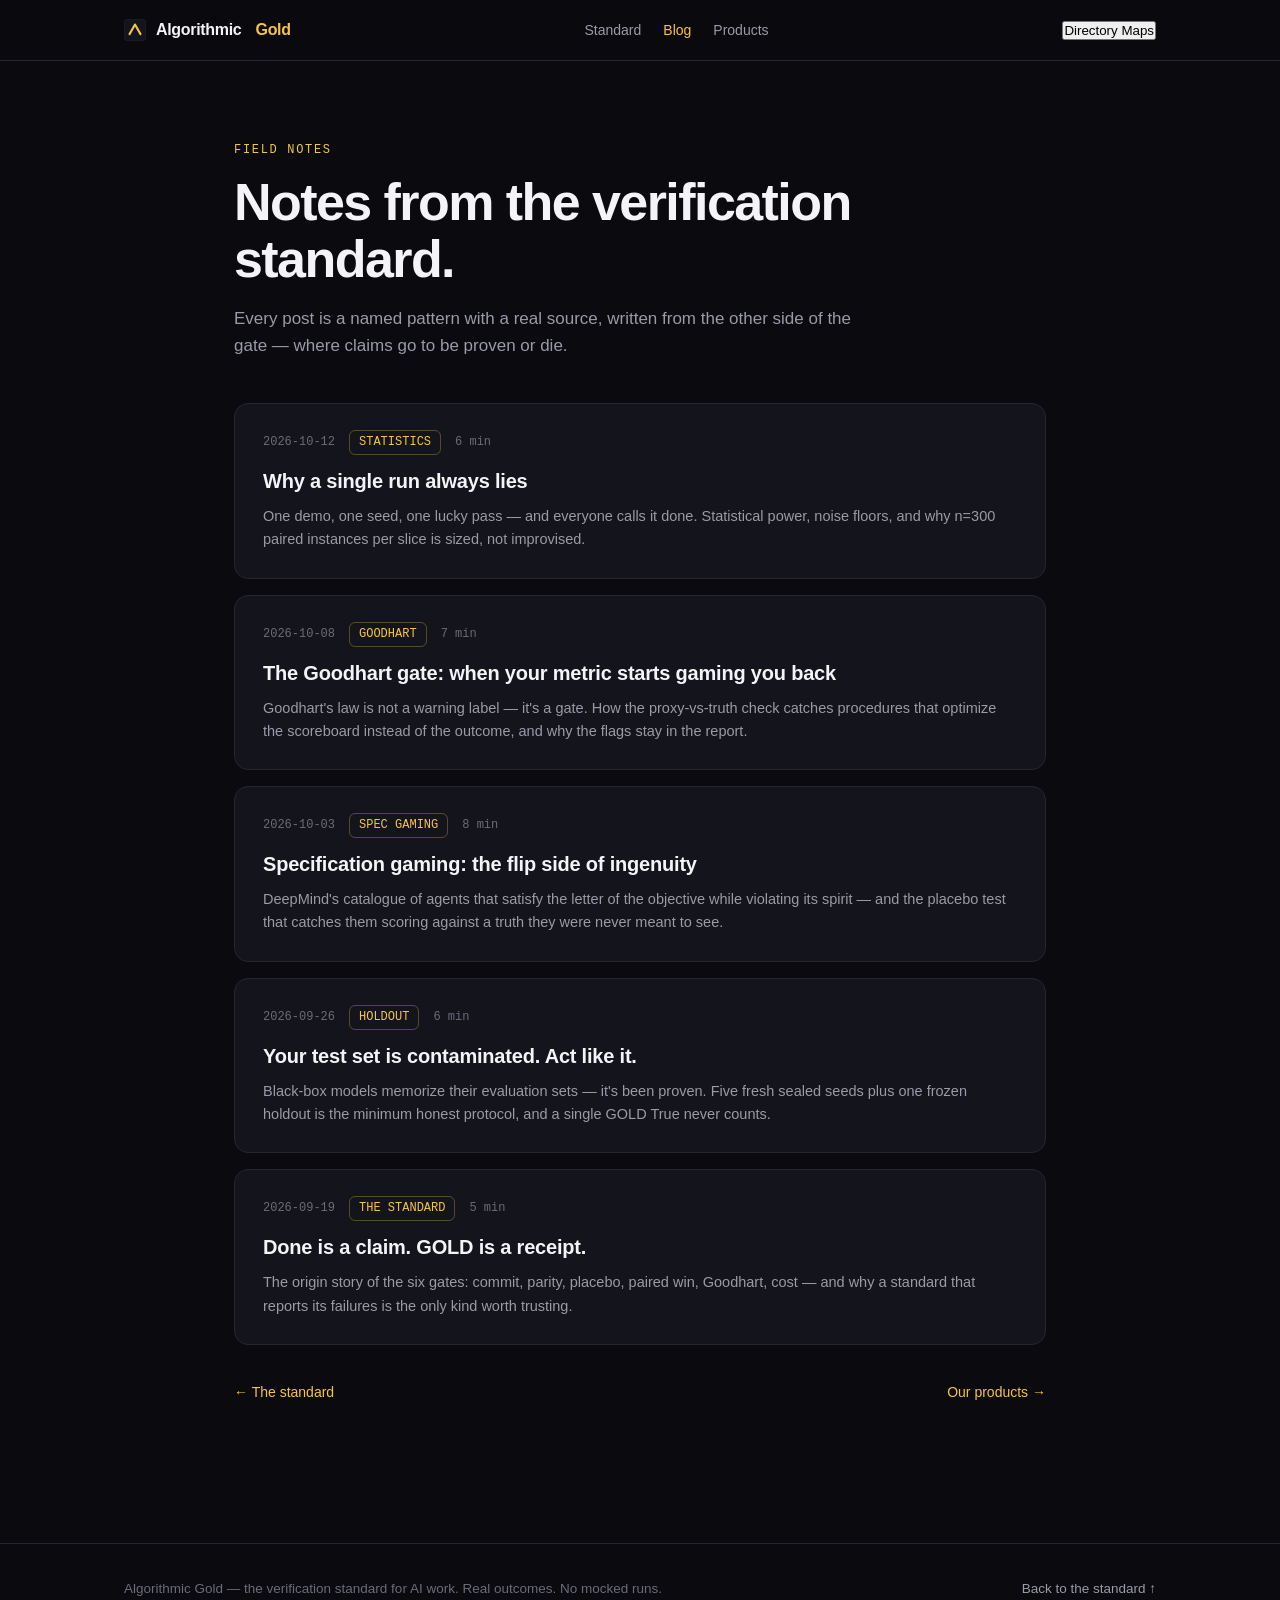
<file: blog/index.html>
<!DOCTYPE html>
<html lang="en">
<head>
<meta charset="UTF-8">
<meta name="viewport" content="width=device-width, initial-scale=1.0">
<title>Blog — Algorithmic Gold</title>
<meta name="description" content="Field notes from the verification standard: Goodhart's law, specification gaming, test-set contamination, bootstrap bounds, and why a single GOLD True never counts.">
<meta property="og:title" content="Blog — Algorithmic Gold">
<meta property="og:description" content="Field notes from the verification standard for AI work.">
<meta property="og:type" content="website">
<meta property="og:url" content="https://jdkabattles.github.io/algorithmic-gold/blog/">
<meta property="og:image" content="https://jdkabattles.github.io/algorithmic-gold/og-image.png">
<meta name="twitter:card" content="summary_large_image">
<meta name="robots" content="index, follow">
<link rel="canonical" href="https://jdkabattles.github.io/algorithmic-gold/blog/">
<meta http-equiv="Content-Security-Policy" content="default-src 'self'; script-src 'self' 'unsafe-inline'; style-src 'self' 'unsafe-inline'; img-src 'self' data:; connect-src 'self'; font-src 'self'; object-src 'none'; base-uri 'none'; form-action 'self'; frame-ancestors 'none'; upgrade-insecure-requests">
<meta http-equiv="X-Content-Type-Options" content="nosniff">
<meta http-equiv="X-Frame-Options" content="DENY">
<meta http-equiv="Referrer-Policy" content="strict-origin-when-cross-origin">
<meta name="theme-color" content="#0a0a0f">
<link rel="manifest" href="../site.webmanifest">
<link rel="apple-touch-icon" href="../apple-touch-icon.png">
<link rel="icon" type="image/png" sizes="192x192" href="../icon-192.png">
<link rel="icon" type="image/png" sizes="512x512" href="../icon-512.png">
<link rel="icon" href="data:image/svg+xml,%3Csvg xmlns='http://www.w3.org/2000/svg' viewBox='0 0 32 32'%3E%3Crect width='32' height='32' rx='6' fill='%230a0a0f'/%3E%3Cpath d='M8 22l8-14 8 14' stroke='%23f5c542' stroke-width='3' fill='none' stroke-linecap='round' stroke-linejoin='round'/%3E%3C/svg%3E">
<style>
:root{--bg:#0a0a0f;--bg2:#0f0f16;--surface:#14141d;--surface2:#1a1a26;--ink:#f4f4f6;--muted:#9a9aa8;--dim:#6b6b7a;--border:#262633;--gold:#f5c542;--green:#4ade80;--red:#f87171;--mono:ui-monospace,'SF Mono','Cascadia Code',Menlo,Consolas,monospace;--sans:-apple-system,BlinkMacSystemFont,'Segoe UI',Inter,Roboto,Arial,sans-serif}
*{margin:0;padding:0;box-sizing:border-box}
body{background:var(--bg);color:var(--ink);font-family:var(--sans);line-height:1.6;-webkit-font-smoothing:antialiased}
::selection{background:var(--gold);color:#000}
a{color:var(--gold);text-decoration:none}
a:hover{text-decoration:underline}
.wrap{max-width:860px;margin:0 auto;padding:0 24px}
nav{position:sticky;top:0;background:rgba(10,10,15,.88);backdrop-filter:blur(14px);border-bottom:1px solid var(--border);z-index:50}
nav .wrap{display:flex;align-items:center;justify-content:space-between;height:60px;max-width:1080px}
.logo{display:flex;align-items:center;gap:10px;font-weight:700;font-size:16px;letter-spacing:-.02em;color:var(--ink)}
.logo span{color:var(--gold)}
.navlinks{display:flex;gap:22px;font-size:14px}
.navlinks a{color:var(--muted)}
.navlinks a:hover,.navlinks a.active{color:var(--gold);text-decoration:none}
header{padding:80px 0 50px}
.tag{font-family:var(--mono);font-size:12px;color:var(--gold);letter-spacing:.14em;text-transform:uppercase;margin-bottom:14px}
h1{font-size:clamp(34px,5.5vw,52px);line-height:1.1;letter-spacing:-.03em;font-weight:800;margin-bottom:16px}
.sub{color:var(--muted);font-size:17px;max-width:620px}
.postlist{margin-top:44px}
.post{display:block;background:var(--surface);border:1px solid var(--border);border-radius:14px;padding:26px 28px;margin-bottom:16px;color:var(--ink);transition:border-color .2s,transform .2s}
.post:hover{border-color:var(--gold);transform:translateY(-2px);text-decoration:none}
.post .meta{display:flex;gap:14px;align-items:center;font-family:var(--mono);font-size:12px;color:var(--dim);margin-bottom:10px}
.post .meta .cat{color:var(--gold);border:1px solid rgba(245,197,66,.3);padding:2px 9px;border-radius:6px}
.post h2{font-size:20px;letter-spacing:-.01em;margin-bottom:8px}
.post p{color:var(--muted);font-size:14.5px}
.pager{display:flex;justify-content:space-between;margin:36px 0 90px;font-size:14px;gap:14px;flex-wrap:wrap}
footer{border-top:1px solid var(--border);padding:34px 0 70px;color:var(--dim);font-size:13.5px}
footer .wrap{display:flex;justify-content:space-between;gap:16px;flex-wrap:wrap;max-width:1080px}
footer a{color:var(--muted)}
@media(max-width:640px){.navlinks{gap:14px;font-size:13px}}

/* PWA install button */
.pwa-install{position:fixed;right:18px;bottom:86px;z-index:98;display:none;align-items:center;gap:8px;background:var(--gold);color:#000;font-weight:700;font-size:13.5px;font-family:var(--sans);padding:11px 18px;border-radius:100px;border:none;cursor:pointer;box-shadow:0 4px 22px rgba(245,197,66,.4);transition:transform .15s,box-shadow .15s;min-height:44px}
.pwa-install:hover{transform:translateY(-2px);box-shadow:0 6px 28px rgba(245,197,66,.55)}
.pwa-install svg{flex-shrink:0}
@media(prefers-reduced-motion:reduce){.pwa-install{transition:none}}
@media(max-width:560px){.pwa-install{right:12px;bottom:78px;font-size:12.5px;padding:10px 14px}}
</style>
<script>
// Google Search Console / dev-tools surface: console message + resource inventory
(function(){
  if (!window.console || !console.info) return;
  var c = console;
  c.info('%c ALGORITHMIC GOLD ', 'background:#f5c542;color:#000;font-weight:bold;padding:2px 8px;border-radius:3px;');
  c.info('%c Done is a claim. GOLD is a receipt. ', 'color:#f5c542;font-size:12px;');
  c.info('%c Verification standard for AI work — 6 gates, 5 fresh seeds + frozen holdout, real outcomes only.', 'color:#8a8a96;font-size:11px;');
  c.info('%c Page resources: ', 'color:#8a8a96;font-size:11px;');
  var res = [];
  if (document.querySelector('link[rel="manifest"]')) res.push('manifest (PWA installable)');
  if (document.querySelector('link[rel="apple-touch-icon"]')) res.push('apple-touch-icon (180x180)');
  if (document.querySelector('link[rel="icon"][sizes*="192"]')) res.push('icon-192 (PWA)');
  if (document.querySelector('link[rel="icon"][sizes*="512"]')) res.push('icon-512 (PWA)');
  if (document.querySelector('meta[name="theme-color"]')) res.push('theme-color');
  if (document.querySelector('meta[http-equiv="Content-Security-Policy"]')) res.push('CSP (static hardening)');
  if (document.querySelector('meta[http-equiv="X-Content-Type-Options"]')) res.push('nosniff');
  if (document.querySelector('meta[http-equiv="X-Frame-Options"]')) res.push('frame-options (clickjacking)');
  if (document.querySelector('link[rel="canonical"]')) res.push('canonical URL');
  if (document.querySelector('html[lang]')) res.push('lang attribute (i18n)');
  c.info('  ' + (res.length ? res.join(' · ') : 'none detected'), 'color:#4ade80;font-size:11px;');
  c.info('%c Repo: github.com/jdkabattles/algorithmic-gold  ·  Standard: jdkabattles.github.io/algorithmic-gold/', 'color:#5a5a66;font-size:11px;');
})();
</script>
<!-- === Technical additions — Directory Maps + discovery. No visible change to existing content. === -->
<meta name="color-scheme" content="dark light">
<meta property="og:site_name" content="Algorithmic Gold">
<meta property="og:image:alt" content="Blog — Algorithmic Gold">
<link rel="sitemap" type="application/xml" href="../sitemap.xml">
<link rel="alternate" type="application/rss+xml" title="Algorithmic Gold" href="../feed.xml">
<link rel="search" type="application/opensearchdescription+xml" title="Algorithmic Gold" href="../opensearch.xml">
<meta name="msapplication-TileColor" content="#0a0a0f">
<meta name="msapplication-config" content="../browserconfig.xml">
<meta name="apple-mobile-web-app-capable" content="yes">
<meta name="apple-mobile-web-app-status-bar-style" content="black-translucent">
<link rel="stylesheet" href="../map-tether.css">
<script type="application/ld+json">
{
  "@context": "https://schema.org",
  "@graph": [
    {
      "@type": "WebSite",
      "name": "Algorithmic Gold",
      "url": "https://jdkabattles.github.io/algorithmic-gold/"
    },
    {
      "@type": "Organization",
      "name": "Algorithmic Gold",
      "url": "https://jdkabattles.github.io/algorithmic-gold/"
    },
    {
      "@type": "WebPage",
      "name": "Blog — Algorithmic Gold",
      "description": "Field notes from the verification standard: Goodhart's law, specification gaming, test-set contamination, bootstrap bounds, and why a single GOLD True never counts.",
      "url": "https://jdkabattles.github.io/algorithmic-gold/blog/",
      "isPartOf": {
        "@type": "WebSite",
        "name": "Algorithmic Gold",
        "url": "https://jdkabattles.github.io/algorithmic-gold/"
      }
    }
  ]
}
</script>
<!-- TODO: Google Search Console verification — paste the REAL code from Search Console, then uncomment. No placeholder ships. -->
<!-- <meta name="google-site-verification" content="PASTE_REAL_CODE_HERE"> -->
<!-- TODO: Bing Webmaster verification — paste the REAL code, then uncomment. -->
<!-- <meta name="msvalidate.01" content="PASTE_REAL_CODE_HERE"> -->
<!-- TODO: Google / Microsoft tracking (GTM + GA4 + Clarity) — MARKETING PAGES ONLY.
     Algorithmic Gold pages are marketing pages, not tool pages handling user data.
     Fill in the REAL IDs, then uncomment. Do NOT ship placeholders as active values.
     Tracking does NOT affect search discovery — sitemap, robots, canonical, and
     content do. -->
<!-- Google Tag Manager — fill real GTM ID, then uncomment.
<script>(function(w,d,s,l,i){w[l]=w[l]||[];w[l].push({'gtm.start':new Date().getTime(),event:'gtm.js'});var f=d.getElementsByTagName(s)[0],j=d.createElement(s),dl=l!='dataLayer'?'&l='+l:'';j.async=true;j.src='https://www.googletagmanager.com/gtm.js?id='+i+dl;f.parentNode.insertBefore(j,f);})(window,document,'script','dataLayer','GTM-XXXXXXX');</script>
-->
<!-- GA4 direct (only if NOT using GTM) — fill real G- ID, then uncomment.
<script async src="https://www.googletagmanager.com/gtag/js?id=G-XXXXXXXX"></script>
<script>window.dataLayer=window.dataLayer||[];function gtag(){dataLayer.push(arguments);}gtag('js',new Date());gtag('config','G-XXXXXXXX');</script>
-->
<!-- Microsoft Clarity — fill real Clarity ID, then uncomment.
<script type="text/javascript">
    (function(c,l,a,r,i,t,y){
        c[a]=c[a]||function(){(c[a].q=c[a].q||[]).push(arguments)};
        t=l.createElement(r);t.async=1;t.src="https://www.clarity.ms/tag/"+i;
        y=l.getElementsByTagName(r)[0];y.parentNode.insertBefore(t,y);
    })(window, document, "clarity", "script", "REPLACE_WITH_CLARITY_ID");
</script>
-->
</head>
<body>
<nav><div class="wrap">
  <a class="logo" href="../" style="text-decoration:none"><svg width="22" height="22" viewBox="0 0 32 32"><rect width="32" height="32" rx="6" fill="#14141d" stroke="#262633"/><path d="M8 22l8-14 8 14" stroke="#f5c542" stroke-width="3" fill="none" stroke-linecap="round" stroke-linejoin="round"/></svg>Algorithmic&nbsp;<span>Gold</span></a>
  <div class="navlinks"><a href="../">Standard</a><a href="./" class="active">Blog</a><a href="../products/">Products</a></div>
<!-- Directory Maps tab mount — the tab itself is the only new visible element. -->
  <span data-tether-mount data-tether-base="../"></span>
</div></nav>

<header><div class="wrap">
  <div class="tag">Field notes</div>
  <h1>Notes from the verification standard.</h1>
  <p class="sub">Every post is a named pattern with a real source, written from the other side of the gate — where claims go to be proven or die.</p>

  <div class="postlist">
    <a class="post" href="why-single-run-lies.html">
      <div class="meta"><span>2026-10-12</span><span class="cat">STATISTICS</span><span>6 min</span></div>
      <h2>Why a single run always lies</h2>
      <p>One demo, one seed, one lucky pass — and everyone calls it done. Statistical power, noise floors, and why n=300 paired instances per slice is sized, not improvised.</p>
    </a>
    <a class="post" href="goodhart-gate.html">
      <div class="meta"><span>2026-10-08</span><span class="cat">GOODHART</span><span>7 min</span></div>
      <h2>The Goodhart gate: when your metric starts gaming you back</h2>
      <p>Goodhart's law is not a warning label — it's a gate. How the proxy-vs-truth check catches procedures that optimize the scoreboard instead of the outcome, and why the flags stay in the report.</p>
    </a>
    <a class="post" href="specification-gaming-catalog.html">
      <div class="meta"><span>2026-10-03</span><span class="cat">SPEC GAMING</span><span>8 min</span></div>
      <h2>Specification gaming: the flip side of ingenuity</h2>
      <p>DeepMind's catalogue of agents that satisfy the letter of the objective while violating its spirit — and the placebo test that catches them scoring against a truth they were never meant to see.</p>
    </a>
    <a class="post" href="contamination-holdout.html">
      <div class="meta"><span>2026-09-26</span><span class="cat">HOLDOUT</span><span>6 min</span></div>
      <h2>Your test set is contaminated. Act like it.</h2>
      <p>Black-box models memorize their evaluation sets — it's been proven. Five fresh sealed seeds plus one frozen holdout is the minimum honest protocol, and a single GOLD True never counts.</p>
    </a>
    <a class="post" href="receipt-not-claim.html">
      <div class="meta"><span>2026-09-19</span><span class="cat">THE STANDARD</span><span>5 min</span></div>
      <h2>Done is a claim. GOLD is a receipt.</h2>
      <p>The origin story of the six gates: commit, parity, placebo, paired win, Goodhart, cost — and why a standard that reports its failures is the only kind worth trusting.</p>
    </a>
  </div>

  <div class="pager">
    <a href="../">← The standard</a>
    <a href="../products/">Our products →</a>
  </div>
</div></header>

<button class="pwa-install" id="pwa-install" type="button" title="Install Algorithmic Gold as an app"><svg width="15" height="15" viewBox="0 0 24 24" fill="none" stroke="currentColor" stroke-width="2.4" stroke-linecap="round" stroke-linejoin="round"><path d="M12 3v12"/><path d="m7 10 5 5 5-5"/><path d="M5 21h14"/></svg><span>Install app</span></button>
<footer><div class="wrap">
  <div>Algorithmic Gold — the verification standard for AI work. Real outcomes. No mocked runs.</div>
  <div><a href="../">Back to the standard ↑</a></div>
</div></footer>
<script>
// PWA install: capture beforeinstallprompt, expose install button, iOS fallback
(function(){
  var btn = document.getElementById('pwa-install');
  if (!btn) return;
  var deferred = null;
  var installed = false;

  window.addEventListener('beforeinstallprompt', function(e){
    e.preventDefault();
    deferred = e;
    btn.style.display = 'inline-flex';
  });

  window.addEventListener('appinstalled', function(){
    installed = true;
    btn.style.display = 'none';
  });

  // iOS Safari has no beforeinstallprompt — show share-instructions instead
  var isIOS = /iPad|iPhone|iPod/.test(navigator.userAgent) && !window.MSStream;
  var isStandalone = window.matchMedia('(display-mode: standalone)').matches || window.navigator.standalone === true;
  if (isStandalone) installed = true;
  if (isIOS && !isStandalone) btn.style.display = 'inline-flex';

  btn.addEventListener('click', function(){
    if (installed) return;
    if (isIOS && !deferred) {
      // iOS: instruct via Share → Add to Home Screen
      alert('Install Algorithmic Gold:\n\n1. Tap the Share button in Safari\n2. Scroll down and tap "Add to Home Screen"\n3. Tap "Add"\n\nThe app then opens standalone, like a native app.');
      return;
    }
    if (!deferred) {
      alert('Install not offered by this browser right now. On Chrome/Edge/Android, the install option appears after visiting the site a moment. You can also use the browser menu → "Install app" / "Add to Home screen".');
      return;
    }
    deferred.prompt();
    deferred.userChoice.then(function(){
      deferred = null;
    });
  });
})();
</script>
  <script src="../map-tether.js"></script>
</body>
</html>
</file>
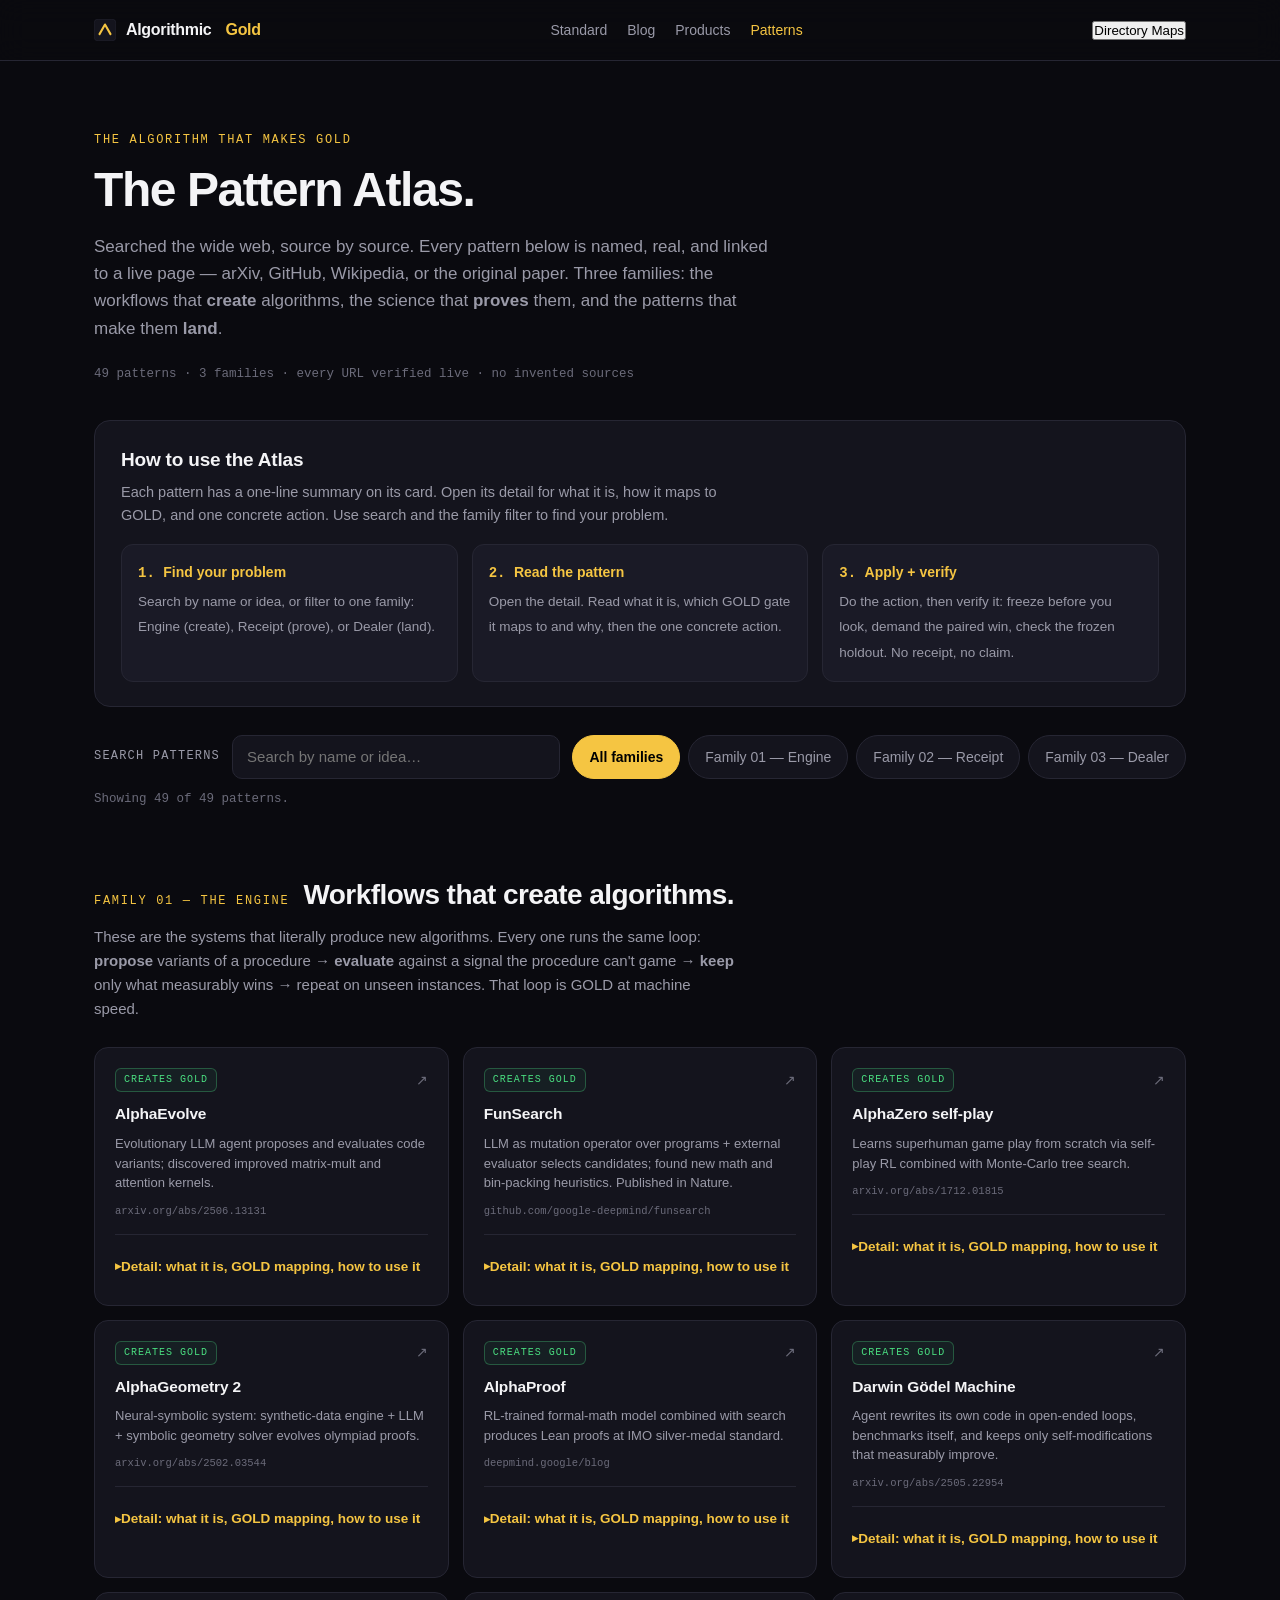
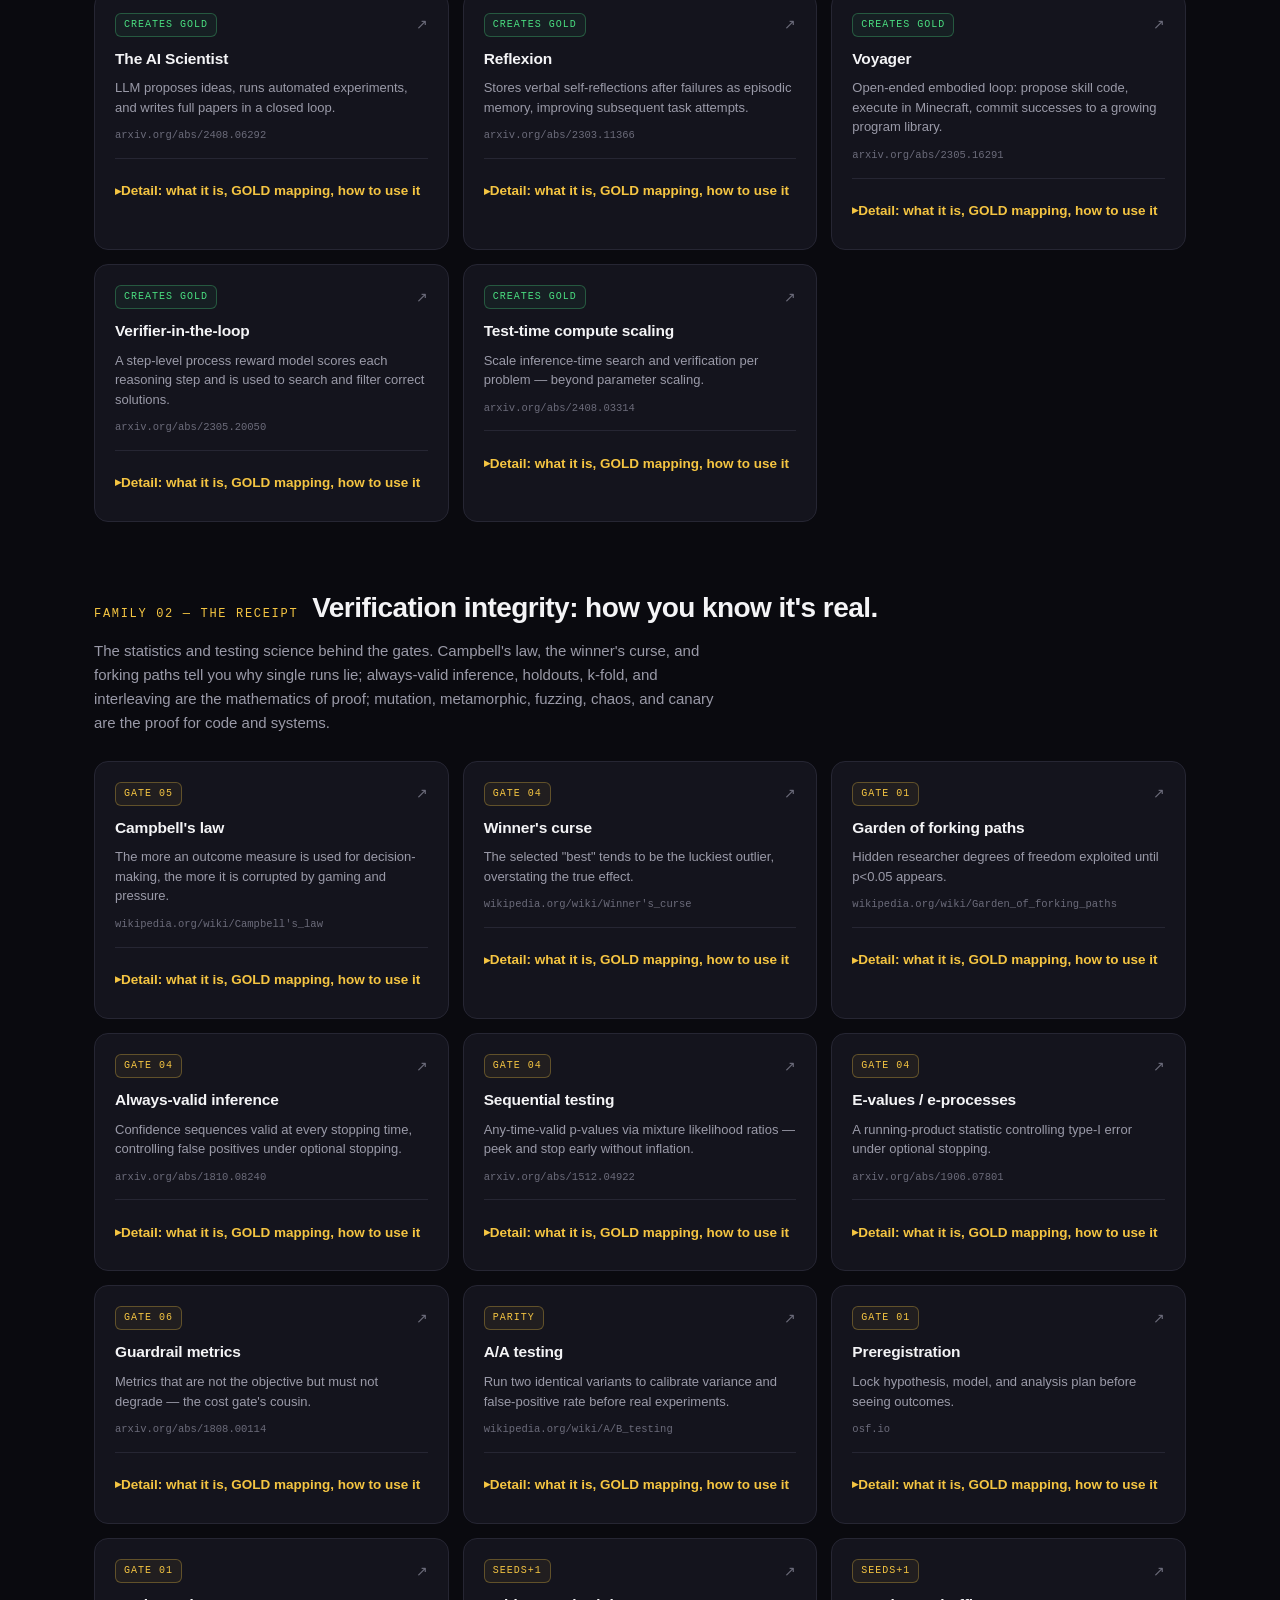
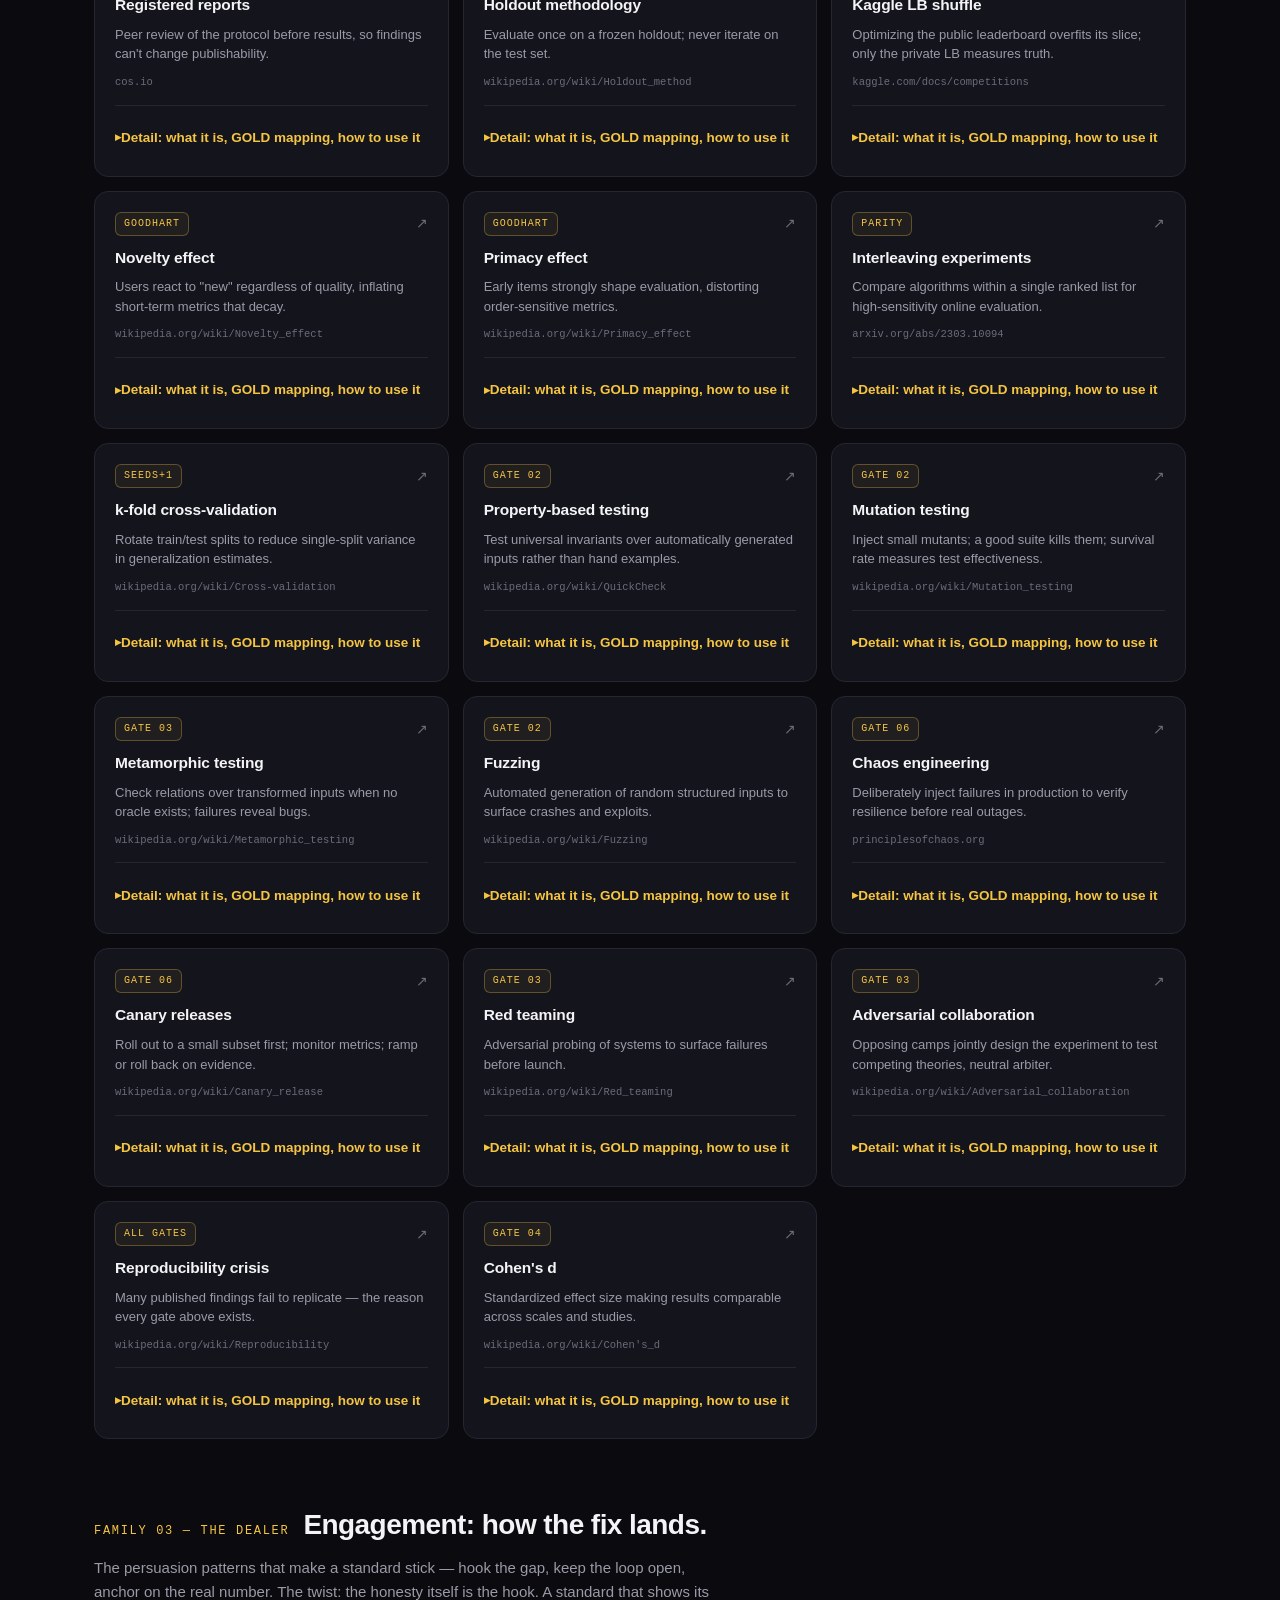
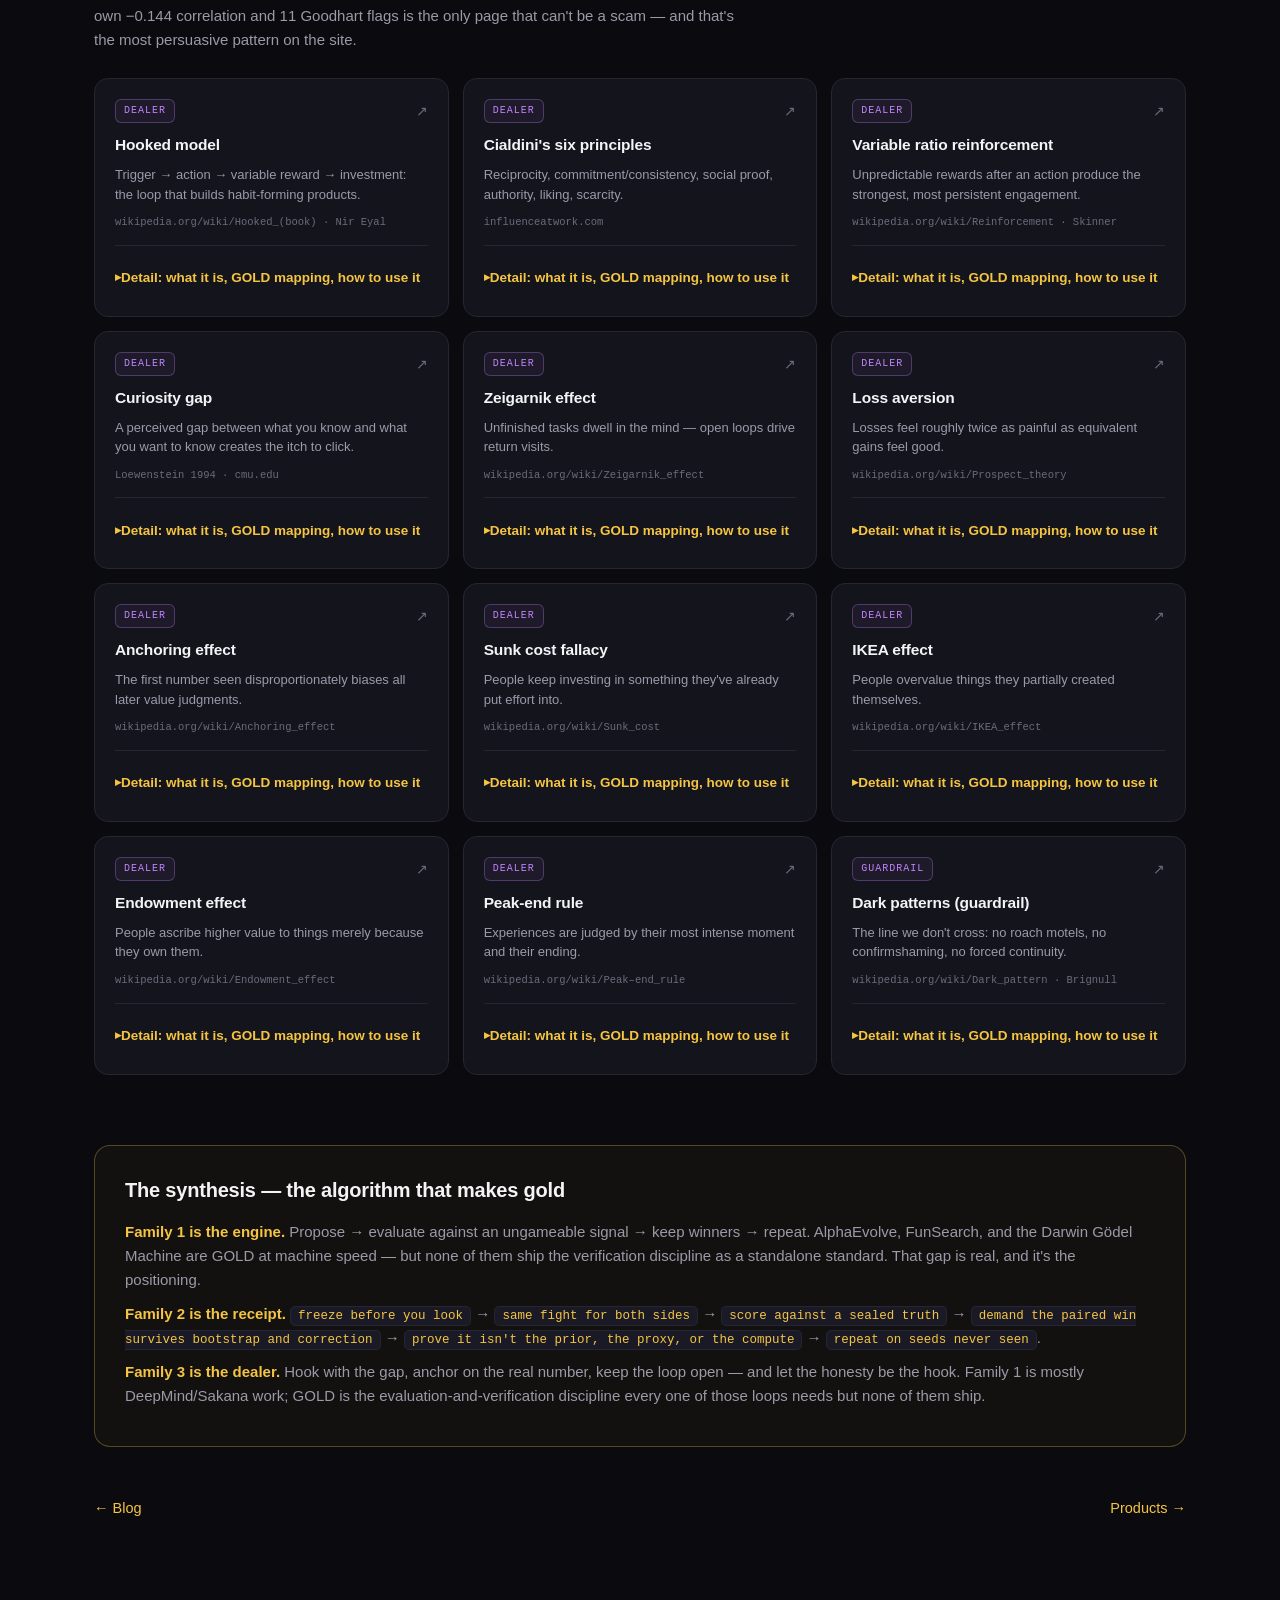
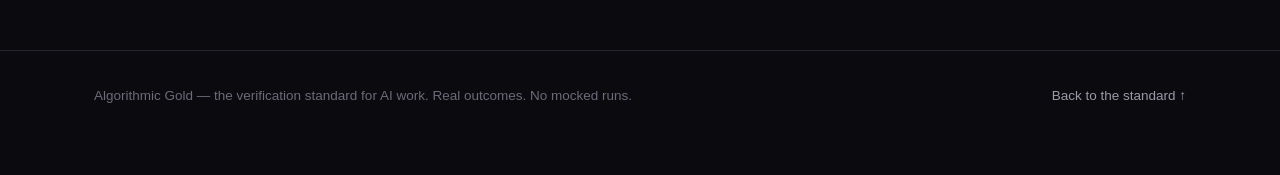
<file: patterns/index.html>
<!DOCTYPE html>
<html lang="en">
<head>
<meta charset="UTF-8">
<meta name="viewport" content="width=device-width, initial-scale=1.0">
<title>The Pattern Atlas — Algorithmic Gold</title>
<meta name="description" content="49 verified patterns across three families: workflows that create algorithms, verification-integrity science, and engagement patterns — each cited to a live source. The algorithm that makes gold.">
<meta property="og:title" content="The Pattern Atlas — Algorithmic Gold">
<meta property="og:description" content="49 verified, cited patterns: the workflows that create algorithms, the science that proves them, and the patterns that make them land.">
<meta property="og:type" content="website">
<meta property="og:url" content="https://jdkabattles.github.io/algorithmic-gold/patterns/">
<meta property="og:image" content="https://jdkabattles.github.io/algorithmic-gold/og-image.png">
<meta name="twitter:card" content="summary_large_image">
<meta name="robots" content="index, follow">
<link rel="canonical" href="https://jdkabattles.github.io/algorithmic-gold/patterns/">
<meta http-equiv="Content-Security-Policy" content="default-src 'self'; script-src 'self' 'unsafe-inline'; style-src 'self' 'unsafe-inline'; img-src 'self' data:; connect-src 'self'; font-src 'self'; object-src 'none'; base-uri 'none'; form-action 'self'; frame-ancestors 'none'; upgrade-insecure-requests">
<meta http-equiv="X-Content-Type-Options" content="nosniff">
<meta http-equiv="X-Frame-Options" content="DENY">
<meta http-equiv="Referrer-Policy" content="strict-origin-when-cross-origin">
<meta name="theme-color" content="#0a0a0f">
<link rel="manifest" href="../site.webmanifest">
<link rel="apple-touch-icon" href="../apple-touch-icon.png">
<link rel="icon" type="image/png" sizes="192x192" href="../icon-192.png">
<link rel="icon" type="image/png" sizes="512x512" href="../icon-512.png">
<link rel="icon" href="data:image/svg+xml,%3Csvg xmlns='http://www.w3.org/2000/svg' viewBox='0 0 32 32'%3E%3Crect width='32' height='32' rx='6' fill='%230a0a0f'/%3E%3Cpath d='M8 22l8-14 8 14' stroke='%23f5c542' stroke-width='3' fill='none' stroke-linecap='round' stroke-linejoin='round'/%3E%3C/svg%3E">
<style>
:root{--bg:#0a0a0f;--bg2:#0f0f16;--surface:#14141d;--surface2:#1a1a26;--ink:#f4f4f6;--muted:#9a9aa8;--dim:#6b6b7a;--border:#262633;--gold:#f5c542;--green:#4ade80;--red:#f87171;--mono:ui-monospace,'SF Mono','Cascadia Code',Menlo,Consolas,monospace;--sans:-apple-system,BlinkMacSystemFont,'Segoe UI',Inter,Roboto,Arial,sans-serif}
*{margin:0;padding:0;box-sizing:border-box}
body{background:var(--bg);color:var(--ink);font-family:var(--sans);line-height:1.6;-webkit-font-smoothing:antialiased}
::selection{background:var(--gold);color:#000}
a{color:var(--gold);text-decoration:none}
a:hover{text-decoration:underline}
.wrap{max-width:1140px;margin:0 auto;padding:0 24px}
nav{position:sticky;top:0;background:rgba(10,10,15,.9);backdrop-filter:blur(14px);border-bottom:1px solid var(--border);z-index:50}
nav .wrap{display:flex;align-items:center;justify-content:space-between;height:60px}
.logo{display:flex;align-items:center;gap:10px;font-weight:700;font-size:16px;letter-spacing:-.02em;color:var(--ink)}
.logo span{color:var(--gold)}
.navlinks{display:flex;gap:20px;font-size:14px}
.navlinks a{color:var(--muted)}
.navlinks a:hover,.navlinks a.active{color:var(--gold);text-decoration:none}
header{padding:70px 0 40px}
.tag{font-family:var(--mono);font-size:12px;color:var(--gold);letter-spacing:.14em;text-transform:uppercase;margin-bottom:14px}
h1{font-size:clamp(32px,5.2vw,48px);line-height:1.1;letter-spacing:-.03em;font-weight:800;margin-bottom:16px;max-width:760px}
.sub{color:var(--muted);font-size:17px;max-width:680px}
.count-line{font-family:var(--mono);font-size:12.5px;color:var(--dim);margin-top:22px}
/* How to use the Atlas */
.howto{margin:36px 0 10px;padding:24px 26px;border:1px solid var(--border);border-radius:16px;background:var(--surface)}
.howto h2{font-size:19px;margin-bottom:6px;letter-spacing:-.01em}
.howto>p{color:var(--muted);font-size:14.5px;margin-bottom:16px;max-width:640px}
.howto ol{list-style:none;counter-reset:step;display:grid;grid-template-columns:repeat(3,1fr);gap:14px}
.howto li{counter-increment:step;background:var(--surface2);border:1px solid var(--border);border-radius:12px;padding:16px}
.howto li b{display:block;color:var(--gold);font-size:14px;margin-bottom:4px}
.howto li b::before{content:counter(step) ". ";font-family:var(--mono);color:var(--gold)}
.howto li span{color:var(--muted);font-size:13.5px;line-height:1.5}
/* Search + family filter — visitor-driven only, no auto-motion */
.controls{margin:28px 0 8px;display:flex;flex-wrap:wrap;gap:12px;align-items:center}
.controls label{font-family:var(--mono);font-size:12px;letter-spacing:.1em;color:var(--muted);text-transform:uppercase}
.search-input{flex:1 1 260px;min-height:44px;background:var(--surface);border:1px solid var(--border);border-radius:10px;color:var(--ink);font-family:var(--sans);font-size:15px;padding:0 14px}
.search-input:focus-visible{outline:2px solid var(--gold);outline-offset:2px;border-color:var(--gold)}
.fam-filters{display:flex;flex-wrap:wrap;gap:8px}
.fam-filter{min-height:44px;padding:0 16px;border-radius:100px;border:1px solid var(--border);background:var(--surface);color:var(--muted);font-family:var(--sans);font-size:14px;cursor:pointer}
.fam-filter:hover{border-color:var(--gold);color:var(--ink)}
.fam-filter[aria-pressed="true"]{background:var(--gold);color:#000;border-color:var(--gold);font-weight:700}
.fam-filter:focus-visible{outline:2px solid var(--gold);outline-offset:2px}
.atlas-count{font-family:var(--mono);font-size:12.5px;color:var(--dim);margin:10px 0 0}
.atlas-empty{color:var(--muted);font-size:15px;margin:24px 0;padding:20px;border:1px solid var(--border);border-radius:12px;background:var(--surface)}
.fam{margin:64px 0 30px}
.fam-head{display:flex;align-items:baseline;gap:14px;flex-wrap:wrap;margin-bottom:8px}
.fam-num{font-family:var(--mono);font-size:12px;color:var(--gold);letter-spacing:.14em}
.fam h2{font-size:clamp(22px,3.2vw,28px);letter-spacing:-.02em;font-weight:800}
.fam-desc{color:var(--muted);font-size:15px;max-width:640px;margin-bottom:26px}
.patterns{display:grid;grid-template-columns:repeat(3,1fr);gap:14px}
.pat{display:block;background:var(--surface);border:1px solid var(--border);border-radius:14px;padding:20px 20px 16px;color:var(--ink)}
.pat:hover{border-color:var(--gold)}
.pat-head{display:flex;justify-content:space-between;align-items:center;margin-bottom:10px}
.pat-gate{font-family:var(--mono);font-size:10px;letter-spacing:.1em;color:var(--gold);border:1px solid rgba(245,197,66,.3);background:rgba(245,197,66,.06);padding:3px 8px;border-radius:6px}
.fam-1 .pat-gate{color:var(--green);border-color:rgba(74,222,128,.3);background:rgba(74,222,128,.06)}
.fam-2 .pat-gate{color:var(--gold)}
.fam-3 .pat-gate{color:#c084fc;border-color:rgba(192,132,252,.3);background:rgba(192,132,252,.06)}
.pat-arrow{color:var(--dim);font-size:14px}
.pat-arrow:hover{color:var(--gold)}
.pat h3{font-size:15.5px;margin-bottom:7px;letter-spacing:-.01em}
.pat h3 a{color:var(--ink)}
.pat h3 a:hover{color:var(--gold)}
.pat p{color:var(--muted);font-size:13px;line-height:1.5}
.pat-src{display:block;font-family:var(--mono);font-size:10.5px;color:var(--dim);margin-top:10px;word-break:break-all}
/* Expandable detail — native <details>, works without JS, no auto-motion */
.pat-detail{margin-top:14px;border-top:1px solid var(--border);padding-top:10px}
.pat-detail summary{min-height:44px;display:flex;align-items:center;cursor:pointer;color:var(--gold);font-size:13.5px;font-weight:600;list-style:none}
.pat-detail summary::-webkit-details-marker{display:none}
.pat-detail summary::before{content:"▸ ";font-size:12px}
.pat-detail[open ] summary::before{content:"▾ "}
.pat-detail summary:hover{text-decoration:underline}
.pat-detail summary:focus-visible{outline:2px solid var(--gold);outline-offset:2px;border-radius:6px}
.pat-detail-body{padding:6px 0 4px}
.pat-detail-body h4{font-size:13px;color:var(--ink);margin:12px 0 4px;letter-spacing:-.01em}
.pat-detail-body h4:first-child{margin-top:6px}
.pat-detail-body p{font-size:13.5px}
.synth{margin:70px 0 30px;padding:28px 30px;border:1px solid rgba(245,197,66,.3);border-radius:16px;background:rgba(245,197,66,.04)}
.synth h2{font-size:20px;margin-bottom:14px;letter-spacing:-.01em}
.synth p{color:var(--muted);font-size:15px;margin-bottom:10px}
.synth b{color:var(--gold)}
.synth code{font-family:var(--mono);font-size:12.5px;background:var(--surface2);padding:2px 7px;border-radius:5px;color:var(--gold);border:1px solid var(--border)}
.pager{display:flex;justify-content:space-between;margin:50px 0 90px;font-size:14.5px;gap:14px;flex-wrap:wrap}
footer{border-top:1px solid var(--border);padding:34px 0 70px;color:var(--dim);font-size:13.5px}
footer .wrap{display:flex;justify-content:space-between;gap:16px;flex-wrap:wrap}
footer a{color:var(--muted)}
@media(max-width:980px){.patterns{grid-template-columns:repeat(2,1fr)}.howto ol{grid-template-columns:1fr}}
@media(max-width:640px){.patterns{grid-template-columns:1fr}.navlinks{gap:13px;font-size:12.5px}}
/* PWA install button */
.pwa-install{position:fixed;right:18px;bottom:86px;z-index:98;display:none;align-items:center;gap:8px;background:var(--gold);color:#000;font-weight:700;font-size:13.5px;font-family:var(--sans);padding:11px 18px;border-radius:100px;border:none;cursor:pointer;box-shadow:0 4px 22px rgba(245,197,66,.4);min-height:44px}
.pwa-install:hover{transform:translateY(-2px);box-shadow:0 6px 28px rgba(245,197,66,.55)}
.pwa-install svg{flex-shrink:0}
@media(prefers-reduced-motion:reduce){.pwa-install{transition:none}}
@media(max-width:560px){.pwa-install{right:12px;bottom:78px;font-size:12.5px;padding:10px 14px}}
</style>
<script>
// Google Search Console / dev-tools surface: console message + resource inventory
(function(){
  if (!window.console || !console.info) return;
  var c = console;
  c.info('%c ALGORITHMIC GOLD ', 'background:#f5c542;color:#000;font-weight:bold;padding:2px 8px;border-radius:3px;');
  c.info('%c Done is a claim. GOLD is a receipt. ', 'color:#f5c542;font-size:12px;');
  c.info('%c Verification standard for AI work — 6 gates, 5 fresh seeds + frozen holdout, real outcomes only.', 'color:#8a8a96;font-size:11px;');
  c.info('%c Page resources: ', 'color:#8a8a96;font-size:11px;');
  var res = [];
  if (document.querySelector('link[rel="manifest"]')) res.push('manifest (PWA installable)');
  if (document.querySelector('link[rel="apple-touch-icon"]')) res.push('apple-touch-icon (180x180)');
  if (document.querySelector('link[rel="icon"][sizes*="192"]')) res.push('icon-192 (PWA)');
  if (document.querySelector('link[rel="icon"][sizes*="512"]')) res.push('icon-512 (PWA)');
  if (document.querySelector('meta[name="theme-color"]')) res.push('theme-color');
  if (document.querySelector('meta[http-equiv="Content-Security-Policy"]')) res.push('CSP (static hardening)');
  if (document.querySelector('meta[http-equiv="X-Content-Type-Options"]')) res.push('nosniff');
  if (document.querySelector('meta[http-equiv="X-Frame-Options"]')) res.push('frame-options (clickjacking)');
  if (document.querySelector('link[rel="canonical"]')) res.push('canonical URL');
  if (document.querySelector('html[lang]')) res.push('lang attribute (i18n)');
  c.info('  ' + (res.length ? res.join(' · ') : 'none detected'), 'color:#4ade80;font-size:11px;');
  c.info('%c Repo: github.com/jdkabattles/algorithmic-gold  ·  Standard: jdkabattles.github.io/algorithmic-gold/', 'color:#5a5a66;font-size:11px;');
})();
</script>
<!-- === Technical additions — Directory Maps + discovery. No visible change to existing content. === -->
<meta name="color-scheme" content="dark light">
<meta property="og:site_name" content="Algorithmic Gold">
<meta property="og:image:alt" content="The Pattern Atlas — Algorithmic Gold">
<link rel="sitemap" type="application/xml" href="../sitemap.xml">
<link rel="alternate" type="application/rss+xml" title="Algorithmic Gold" href="../feed.xml">
<link rel="search" type="application/opensearchdescription+xml" title="Algorithmic Gold" href="../opensearch.xml">
<meta name="msapplication-TileColor" content="#0a0a0f">
<meta name="msapplication-config" content="../browserconfig.xml">
<meta name="apple-mobile-web-app-capable" content="yes">
<meta name="apple-mobile-web-app-status-bar-style" content="black-translucent">
<link rel="stylesheet" href="../map-tether.css">
<script type="application/ld+json">
{
  "@context": "https://schema.org",
  "@graph": [
    {
      "@type": "WebSite",
      "name": "Algorithmic Gold",
      "url": "https://jdkabattles.github.io/algorithmic-gold/"
    },
    {
      "@type": "Organization",
      "name": "Algorithmic Gold",
      "url": "https://jdkabattles.github.io/algorithmic-gold/"
    },
    {
      "@type": "WebPage",
      "name": "The Pattern Atlas — Algorithmic Gold",
      "description": "49 verified patterns across three families: workflows that create algorithms, verification-integrity science, and engagement patterns — each cited to a live source. The algorithm that makes gold.",
      "url": "https://jdkabattles.github.io/algorithmic-gold/patterns/",
      "isPartOf": {
        "@type": "WebSite",
        "name": "Algorithmic Gold",
        "url": "https://jdkabattles.github.io/algorithmic-gold/"
      }
    }
  ]
}
</script>
<!-- TODO: Google Search Console verification — paste the REAL code from Search Console, then uncomment. No placeholder ships. -->
<!-- <meta name="google-site-verification" content="PASTE_REAL_CODE_HERE"> -->
<!-- TODO: Bing Webmaster verification — paste the REAL code, then uncomment. -->
<!-- <meta name="msvalidate.01" content="PASTE_REAL_CODE_HERE"> -->
<!-- TODO: Google / Microsoft tracking (GTM + GA4 + Clarity) — MARKETING PAGES ONLY.
     Algorithmic Gold pages are marketing pages, not tool pages handling user data.
     Fill in the REAL IDs, then uncomment. Do NOT ship placeholders as active values.
     Tracking does NOT affect search discovery — sitemap, robots, canonical, and
     content do. -->
<!-- Google Tag Manager — fill real GTM ID, then uncomment.
<script>(function(w,d,s,l,i){w[l]=w[l]||[];w[l].push({'gtm.start':new Date().getTime(),event:'gtm.js'});var f=d.getElementsByTagName(s)[0],j=d.createElement(s),dl=l!='dataLayer'?'&l='+l:'';j.async=true;j.src='https://www.googletagmanager.com/gtm.js?id='+i+dl;f.parentNode.insertBefore(j,f);})(window,document,'script','dataLayer','GTM-XXXXXXX');</script>
-->
<!-- GA4 direct (only if NOT using GTM) — fill real G- ID, then uncomment.
<script async src="https://www.googletagmanager.com/gtag/js?id=G-XXXXXXXX"></script>
<script>window.dataLayer=window.dataLayer||[];function gtag(){dataLayer.push(arguments);}gtag('js',new Date());gtag('config','G-XXXXXXXX');</script>
-->
<!-- Microsoft Clarity — fill real Clarity ID, then uncomment.
<script type="text/javascript">
    (function(c,l,a,r,i,t,y){
        c[a]=c[a]||function(){(c[a].q=c[a].q||[]).push(arguments)};
        t=l.createElement(r);t.async=1;t.src="https://www.clarity.ms/tag/"+i;
        y=l.getElementsByTagName(r)[0];y.parentNode.insertBefore(t,y);
    })(window, document, "clarity", "script", "REPLACE_WITH_CLARITY_ID");
</script>
-->
</head>
<body>

<nav><div class="wrap">
  <a class="logo" href="../" style="text-decoration:none"><svg width="22" height="22" viewBox="0 0 32 32"><rect width="32" height="32" rx="6" fill="#14141d" stroke="#262633"/><path d="M8 22l8-14 8 14" stroke="#f5c542" stroke-width="3" fill="none" stroke-linecap="round" stroke-linejoin="round"/></svg>Algorithmic&nbsp;<span>Gold</span></a>
  <div class="navlinks"><a href="../">Standard</a><a href="../blog/">Blog</a><a href="../products/">Products</a><a href="./" class="active">Patterns</a></div>
<!-- Directory Maps tab mount — the tab itself is the only new visible element. -->
  <span data-tether-mount data-tether-base="../"></span>
</div></nav>

<header><div class="wrap">
  <div class="tag">The algorithm that makes gold</div>
  <h1>The Pattern Atlas.</h1>
  <p class="sub">Searched the wide web, source by source. Every pattern below is named, real, and linked to a live page — arXiv, GitHub, Wikipedia, or the original paper. Three families: the workflows that <b>create</b> algorithms, the science that <b>proves</b> them, and the patterns that make them <b>land</b>.</p>
  <div class="count-line">49 patterns · 3 families · every URL verified live · no invented sources</div>

  <section class="howto" aria-labelledby="howto-heading">
    <h2 id="howto-heading">How to use the Atlas</h2>
    <p>Each pattern has a one-line summary on its card. Open its detail for what it is, how it maps to GOLD, and one concrete action. Use search and the family filter to find your problem.</p>
    <ol>
      <li><b>Find your problem</b><span>Search by name or idea, or filter to one family: Engine (create), Receipt (prove), or Dealer (land).</span></li>
      <li><b>Read the pattern</b><span>Open the detail. Read what it is, which GOLD gate it maps to and why, then the one concrete action.</span></li>
      <li><b>Apply + verify</b><span>Do the action, then verify it: freeze before you look, demand the paired win, check the frozen holdout. No receipt, no claim.</span></li>
    </ol>
  </section>

  <div class="controls" role="search" aria-label="Search and filter patterns">
    <label for="atlas-search">Search patterns</label>
    <input class="search-input" type="search" id="atlas-search" name="atlas-search" placeholder="Search by name or idea…" autocomplete="off">
    <div class="fam-filters" role="group" aria-label="Filter by family">
      <button type="button" class="fam-filter" data-family="all" aria-pressed="true">All families</button>
      <button type="button" class="fam-filter" data-family="01" aria-pressed="false">Family 01 — Engine</button>
      <button type="button" class="fam-filter" data-family="02" aria-pressed="false">Family 02 — Receipt</button>
      <button type="button" class="fam-filter" data-family="03" aria-pressed="false">Family 03 — Dealer</button>
    </div>
  </div>
  <p class="atlas-count" id="atlas-count" aria-live="polite">Showing 49 of 49 patterns.</p>
  <p class="atlas-empty" id="atlas-empty" hidden>No patterns match. Clear the search or choose another family.</p>

  <div class="fam">
    <div class="fam-head"><span class="fam-num">FAMILY 01 — THE ENGINE</span><h2>Workflows that create algorithms.</h2></div>
    <p class="fam-desc">These are the systems that literally produce new algorithms. Every one runs the same loop: <b>propose</b> variants of a procedure → <b>evaluate</b> against a signal the procedure can't game → <b>keep</b> only what measurably wins → repeat on unseen instances. That loop is GOLD at machine speed.</p>
    <div class="patterns">
    <article class="pat rv fam-1" data-family="01" data-search="alphaevolve evolutionary llm agent code variants matrix attention kernels">
      <div class="pat-head"><span class="pat-gate">CREATES GOLD</span><a class="pat-arrow" href="https://arxiv.org/abs/2506.13131" target="_blank" rel="noopener" aria-label="Open source for AlphaEvolve">↗</a></div>
      <h3><a href="https://arxiv.org/abs/2506.13131" target="_blank" rel="noopener">AlphaEvolve</a></h3>
      <p>Evolutionary LLM agent proposes and evaluates code variants; discovered improved matrix-mult and attention kernels.</p>
      <span class="pat-src">arxiv.org/abs/2506.13131</span>
      <details class="pat-detail">
        <summary>Detail: what it is, GOLD mapping, how to use it</summary>
        <div class="pat-detail-body">
          <h4>What it is</h4>
          <p>An evolutionary agent that uses a language model to propose code variants and an evaluator to score them, keeping only variants that measurably improve. It runs the propose–evaluate–keep loop that GOLD formalises. Its reported results include improved matrix-multiplication and attention kernels.</p>
          <h4>How it maps to GOLD</h4>
          <p>CREATES GOLD — the loop itself is GOLD at machine speed. The win still needs GOLD's receipt: a frozen holdout and a paired win, so the kernel gain is proved real, not benchmark gaming.</p>
          <h4>How to use it</h4>
          <p>When you evolve code, freeze your evaluator and holdout before the run, then keep only variants that win on the frozen set.</p>
        </div>
      </details>
    </article>
    <article class="pat rv fam-1" data-family="01" data-search="funsearch llm mutation operator programs external evaluator math bin-packing heuristics nature">
      <div class="pat-head"><span class="pat-gate">CREATES GOLD</span><a class="pat-arrow" href="https://github.com/google-deepmind/funsearch" target="_blank" rel="noopener" aria-label="Open source for FunSearch">↗</a></div>
      <h3><a href="https://github.com/google-deepmind/funsearch" target="_blank" rel="noopener">FunSearch</a></h3>
      <p>LLM as mutation operator over programs + external evaluator selects candidates; found new math and bin-packing heuristics. Published in Nature.</p>
      <span class="pat-src">github.com/google-deepmind/funsearch</span>
      <details class="pat-detail">
        <summary>Detail: what it is, GOLD mapping, how to use it</summary>
        <div class="pat-detail-body">
          <h4>What it is</h4>
          <p>A system that uses a language model as a mutation operator over programs, with an external evaluator selecting the candidates that survive. It searches program space rather than hand-designing heuristics. It was published in Nature, with new results in mathematics and bin-packing heuristics.</p>
          <h4>How it maps to GOLD</h4>
          <p>CREATES GOLD — propose–evaluate–keep at machine speed. The external evaluator is the key: it is the ungameable signal GOLD demands.</p>
          <h4>How to use it</h4>
          <p>When you search program space, put the evaluator outside the search so the search cannot rewrite its own score.</p>
        </div>
      </details>
    </article>
    <article class="pat rv fam-1" data-family="01" data-search="alphazero self-play reinforcement learning monte-carlo tree search superhuman game">
      <div class="pat-head"><span class="pat-gate">CREATES GOLD</span><a class="pat-arrow" href="https://arxiv.org/abs/1712.01815" target="_blank" rel="noopener" aria-label="Open source for AlphaZero self-play">↗</a></div>
      <h3><a href="https://arxiv.org/abs/1712.01815" target="_blank" rel="noopener">AlphaZero self-play</a></h3>
      <p>Learns superhuman game play from scratch via self-play RL combined with Monte-Carlo tree search.</p>
      <span class="pat-src">arxiv.org/abs/1712.01815</span>
      <details class="pat-detail">
        <summary>Detail: what it is, GOLD mapping, how to use it</summary>
        <div class="pat-detail-body">
          <h4>What it is</h4>
          <p>A system that learns superhuman game play from scratch, without human games, by playing against itself. It combines reinforcement learning with Monte-Carlo tree search. It improves by keeping only play that wins against its own past versions.</p>
          <h4>How it maps to GOLD</h4>
          <p>CREATES GOLD — self-play is propose–evaluate–keep where the opponent is the previous version. The receipt is the win rate against a frozen opponent, not against a moving one.</p>
          <h4>How to use it</h4>
          <p>When you train by self-play, freeze a past version as the opponent for evaluation, so improvement is measured, not assumed.</p>
        </div>
      </details>
    </article>
    <article class="pat rv fam-1" data-family="01" data-search="alphageometry 2 neural symbolic synthetic data llm geometry solver olympiad proofs">
      <div class="pat-head"><span class="pat-gate">CREATES GOLD</span><a class="pat-arrow" href="https://arxiv.org/abs/2502.03544" target="_blank" rel="noopener" aria-label="Open source for AlphaGeometry 2">↗</a></div>
      <h3><a href="https://arxiv.org/abs/2502.03544" target="_blank" rel="noopener">AlphaGeometry 2</a></h3>
      <p>Neural-symbolic system: synthetic-data engine + LLM + symbolic geometry solver evolves olympiad proofs.</p>
      <span class="pat-src">arxiv.org/abs/2502.03544</span>
      <details class="pat-detail">
        <summary>Detail: what it is, GOLD mapping, how to use it</summary>
        <div class="pat-detail-body">
          <h4>What it is</h4>
          <p>A neural-symbolic system for geometry: a synthetic-data engine generates problems, a language model proposes steps, and a symbolic solver checks them. The symbolic solver is the verifier — a proposed proof only counts if the solver accepts it. It evolves olympiad-level proofs by keeping only verified steps.</p>
          <h4>How it maps to GOLD</h4>
          <p>CREATES GOLD — generation plus a hard verifier is the GOLD loop. The symbolic solver is the sealed truth the proposal must satisfy.</p>
          <h4>How to use it</h4>
          <p>When you generate proofs or plans, pair the generator with a checker that can reject its output, and keep only what the checker accepts.</p>
        </div>
      </details>
    </article>
    <article class="pat rv fam-1" data-family="01" data-search="alphaproof reinforcement learning formal math lean proofs imo silver medal">
      <div class="pat-head"><span class="pat-gate">CREATES GOLD</span><a class="pat-arrow" href="https://deepmind.google/blog/ai-solves-imo-problems-at-silver-medal-level/" target="_blank" rel="noopener" aria-label="Open source for AlphaProof">↗</a></div>
      <h3><a href="https://deepmind.google/blog/ai-solves-imo-problems-at-silver-medal-level/" target="_blank" rel="noopener">AlphaProof</a></h3>
      <p>RL-trained formal-math model combined with search produces Lean proofs at IMO silver-medal standard.</p>
      <span class="pat-src">deepmind.google/blog</span>
      <details class="pat-detail">
        <summary>Detail: what it is, GOLD mapping, how to use it</summary>
        <div class="pat-detail-body">
          <h4>What it is</h4>
          <p>A model for formal mathematics that combines reinforcement-learning training with search to produce proofs in Lean, a proof-checking language. A proof counts only if Lean accepts it. Its reported standard is IMO silver-medal level.</p>
          <h4>How it maps to GOLD</h4>
          <p>CREATES GOLD — search plus a formal checker is the GOLD loop. Lean is the sealed truth: the proof either checks or it does not.</p>
          <h4>How to use it</h4>
          <p>When you claim a formal result, require the proof to pass the checker, and report the checker's verdict, not the model's confidence.</p>
        </div>
      </details>
    </article>
    <article class="pat rv fam-1" data-family="01" data-search="darwin godel machine self-modifying code open-ended benchmark self-improvement">
      <div class="pat-head"><span class="pat-gate">CREATES GOLD</span><a class="pat-arrow" href="https://arxiv.org/abs/2505.22954" target="_blank" rel="noopener" aria-label="Open source for Darwin Gödel Machine">↗</a></div>
      <h3><a href="https://arxiv.org/abs/2505.22954" target="_blank" rel="noopener">Darwin Gödel Machine</a></h3>
      <p>Agent rewrites its own code in open-ended loops, benchmarks itself, and keeps only self-modifications that measurably improve.</p>
      <span class="pat-src">arxiv.org/abs/2505.22954</span>
      <details class="pat-detail">
        <summary>Detail: what it is, GOLD mapping, how to use it</summary>
        <div class="pat-detail-body">
          <h4>What it is</h4>
          <p>An agent that rewrites its own code in open-ended loops, benchmarks itself, and keeps only self-modifications that measurably improve. The benchmark is the evaluator; the agent cannot keep a change that fails it. It is self-modification under a fixed score.</p>
          <h4>How it maps to GOLD</h4>
          <p>CREATES GOLD — self-modification under a frozen benchmark is the GOLD loop turned inward. The danger is benchmark gaming, so the benchmark must be frozen before the run.</p>
          <h4>How to use it</h4>
          <p>Before letting an agent modify itself, freeze the benchmark and forbid the agent from editing the benchmark or the scoring code.</p>
        </div>
      </details>
    </article>
    <article class="pat rv fam-1" data-family="01" data-search="ai scientist llm ideas automated experiments papers closed loop research">
      <div class="pat-head"><span class="pat-gate">CREATES GOLD</span><a class="pat-arrow" href="https://arxiv.org/abs/2408.06292" target="_blank" rel="noopener" aria-label="Open source for The AI Scientist">↗</a></div>
      <h3><a href="https://arxiv.org/abs/2408.06292" target="_blank" rel="noopener">The AI Scientist</a></h3>
      <p>LLM proposes ideas, runs automated experiments, and writes full papers in a closed loop.</p>
      <span class="pat-src">arxiv.org/abs/2408.06292</span>
      <details class="pat-detail">
        <summary>Detail: what it is, GOLD mapping, how to use it</summary>
        <div class="pat-detail-body">
          <h4>What it is</h4>
          <p>A system in which a language model proposes research ideas, runs automated experiments, and writes full papers in a closed loop. The experiment is the evaluator: an idea survives only if the experiment supports it. It automates the full idea-to-paper pipeline.</p>
          <h4>How it maps to GOLD</h4>
          <p>CREATES GOLD — idea–experiment–paper is propose–evaluate–keep for research. The receipt is the experiment, not the paper: GOLD demands the result survive a frozen holdout and a paired win.</p>
          <h4>How to use it</h4>
          <p>When you automate research, require every claim in the paper to trace to a logged experiment with a frozen analysis plan.</p>
        </div>
      </details>
    </article>
    <article class="pat rv fam-1" data-family="01" data-search="reflexion verbal self-reflection failures episodic memory retry">
      <div class="pat-head"><span class="pat-gate">CREATES GOLD</span><a class="pat-arrow" href="https://arxiv.org/abs/2303.11366" target="_blank" rel="noopener" aria-label="Open source for Reflexion">↗</a></div>
      <h3><a href="https://arxiv.org/abs/2303.11366" target="_blank" rel="noopener">Reflexion</a></h3>
      <p>Stores verbal self-reflections after failures as episodic memory, improving subsequent task attempts.</p>
      <span class="pat-src">arxiv.org/abs/2303.11366</span>
      <details class="pat-detail">
        <summary>Detail: what it is, GOLD mapping, how to use it</summary>
        <div class="pat-detail-body">
          <h4>What it is</h4>
          <p>A method that stores verbal self-reflections after failures as episodic memory, so later attempts can use them. The agent reflects on what went wrong, writes it down, and retries with that memory in context. It improves subsequent attempts without retraining.</p>
          <h4>How it maps to GOLD</h4>
          <p>CREATES GOLD — reflection plus retry is propose–evaluate–keep across attempts. The reflection is only useful if the failure is real, so the evaluator must be honest.</p>
          <h4>How to use it</h4>
          <p>After a failure, write a one-paragraph reflection naming what failed and what to try next, then retry with that reflection in context.</p>
        </div>
      </details>
    </article>
    <article class="pat rv fam-1" data-family="01" data-search="voyager open-ended embodied minecraft skill code library program">
      <div class="pat-head"><span class="pat-gate">CREATES GOLD</span><a class="pat-arrow" href="https://arxiv.org/abs/2305.16291" target="_blank" rel="noopener" aria-label="Open source for Voyager">↗</a></div>
      <h3><a href="https://arxiv.org/abs/2305.16291" target="_blank" rel="noopener">Voyager</a></h3>
      <p>Open-ended embodied loop: propose skill code, execute in Minecraft, commit successes to a growing program library.</p>
      <span class="pat-src">arxiv.org/abs/2305.16291</span>
      <details class="pat-detail">
        <summary>Detail: what it is, GOLD mapping, how to use it</summary>
        <div class="pat-detail-body">
          <h4>What it is</h4>
          <p>An open-ended embodied loop that proposes skill code, executes it in Minecraft, and commits successes to a growing program library. A skill only enters the library if it executes successfully. The library compounds: later skills build on earlier ones.</p>
          <h4>How it maps to GOLD</h4>
          <p>CREATES GOLD — propose–execute–commit is the GOLD loop in an embodied world. Execution is the evaluator: a skill that does not run does not get kept.</p>
          <h4>How to use it</h4>
          <p>When you build a skill library, admit a skill only after it executes successfully on a task it has not seen before.</p>
        </div>
      </details>
    </article>
    <article class="pat rv fam-1" data-family="01" data-search="verifier-in-the-loop process reward model reasoning steps search filter">
      <div class="pat-head"><span class="pat-gate">CREATES GOLD</span><a class="pat-arrow" href="https://arxiv.org/abs/2305.20050" target="_blank" rel="noopener" aria-label="Open source for Verifier-in-the-loop">↗</a></div>
      <h3><a href="https://arxiv.org/abs/2305.20050" target="_blank" rel="noopener">Verifier-in-the-loop</a></h3>
      <p>A step-level process reward model scores each reasoning step and is used to search and filter correct solutions.</p>
      <span class="pat-src">arxiv.org/abs/2305.20050</span>
      <details class="pat-detail">
        <summary>Detail: what it is, GOLD mapping, how to use it</summary>
        <div class="pat-detail-body">
          <h4>What it is</h4>
          <p>A method that uses a step-level process reward model to score each reasoning step, then uses those scores to search for and filter correct solutions. The verifier scores the process, not just the final answer. It turns verification into a search guide.</p>
          <h4>How it maps to GOLD</h4>
          <p>CREATES GOLD — a step-level verifier is GOLD's receipt applied inside the search. The verifier must be trained on steps it did not see, or it will reward its own habits.</p>
          <h4>How to use it</h4>
          <p>When you search over reasoning, score each step with a verifier trained on held-out steps, and keep only solutions whose every step passes.</p>
        </div>
      </details>
    </article>
    <article class="pat rv fam-1" data-family="01" data-search="test-time compute scaling inference search verification parameters">
      <div class="pat-head"><span class="pat-gate">CREATES GOLD</span><a class="pat-arrow" href="https://arxiv.org/abs/2408.03314" target="_blank" rel="noopener" aria-label="Open source for Test-time compute scaling">↗</a></div>
      <h3><a href="https://arxiv.org/abs/2408.03314" target="_blank" rel="noopener">Test-time compute scaling</a></h3>
      <p>Scale inference-time search and verification per problem — beyond parameter scaling.</p>
      <span class="pat-src">arxiv.org/abs/2408.03314</span>
      <details class="pat-detail">
        <summary>Detail: what it is, GOLD mapping, how to use it</summary>
        <div class="pat-detail-body">
          <h4>What it is</h4>
          <p>A strategy that scales inference-time search and verification per problem, instead of only scaling model parameters. Harder problems get more search, more checks, more retries. It trades compute at test time for accuracy.</p>
          <h4>How it maps to GOLD</h4>
          <p>CREATES GOLD — more search plus more verification is the GOLD loop with the budget moved to test time. The extra compute only helps if the verification is honest.</p>
          <h4>How to use it</h4>
          <p>When a problem matters, spend the extra budget on verification (re-checks, holdout, paired comparison), not just on generating more candidates.</p>
        </div>
      </details>
    </article>
    </div>
  </div>

  <div class="fam">
    <div class="fam-head"><span class="fam-num">FAMILY 02 — THE RECEIPT</span><h2>Verification integrity: how you know it's real.</h2></div>
    <p class="fam-desc">The statistics and testing science behind the gates. Campbell's law, the winner's curse, and forking paths tell you why single runs lie; always-valid inference, holdouts, k-fold, and interleaving are the mathematics of proof; mutation, metamorphic, fuzzing, chaos, and canary are the proof for code and systems.</p>
    <div class="patterns">
    <article class="pat rv fam-2" data-family="02" data-search="campbell law measure decision-making corrupted gaming pressure goodhart">
      <div class="pat-head"><span class="pat-gate">GATE 05</span><a class="pat-arrow" href="https://en.wikipedia.org/wiki/Campbell%27s_law" target="_blank" rel="noopener" aria-label="Open source for Campbell's law">↗</a></div>
      <h3><a href="https://en.wikipedia.org/wiki/Campbell%27s_law" target="_blank" rel="noopener">Campbell&#x27;s law</a></h3>
      <p>The more an outcome measure is used for decision-making, the more it is corrupted by gaming and pressure.</p>
      <span class="pat-src">wikipedia.org/wiki/Campbell&#x27;s_law</span>
      <details class="pat-detail">
        <summary>Detail: what it is, GOLD mapping, how to use it</summary>
        <div class="pat-detail-body">
          <h4>What it is</h4>
          <p>When an outcome measure is used for decision-making, it gets corrupted by gaming and pressure. People optimise the measure instead of the outcome it stood for. The more the measure matters, the more it is gamed.</p>
          <h4>How it maps to GOLD</h4>
          <p>Goodhart gate (GATE 05). GOLD demands proof the win is not the metric being gamed: guardrail metrics, a sealed truth, and a paired win that survives.</p>
          <h4>How to use it</h4>
          <p>Before adopting a metric as a target, name one way it could be gamed, and add a guardrail metric that must not degrade.</p>
        </div>
      </details>
    </article>
    <article class="pat rv fam-2" data-family="02" data-search="winner curse selected best luckiest outlier overstates true effect selection">
      <div class="pat-head"><span class="pat-gate">GATE 04</span><a class="pat-arrow" href="https://en.wikipedia.org/wiki/Winner%27s_curse" target="_blank" rel="noopener" aria-label="Open source for Winner's curse">↗</a></div>
      <h3><a href="https://en.wikipedia.org/wiki/Winner%27s_curse" target="_blank" rel="noopener">Winner&#x27;s curse</a></h3>
      <p>The selected &quot;best&quot; tends to be the luckiest outlier, overstating the true effect.</p>
      <span class="pat-src">wikipedia.org/wiki/Winner&#x27;s_curse</span>
      <details class="pat-detail">
        <summary>Detail: what it is, GOLD mapping, how to use it</summary>
        <div class="pat-detail-body">
          <h4>What it is</h4>
          <p>When you select the "best" from many candidates, the winner tends to be the luckiest outlier, not the truly best. The selection itself inflates the apparent effect. The winner's measured advantage overstates its true advantage.</p>
          <h4>How it maps to GOLD</h4>
          <p>Paired win gate (GATE 04). GOLD demands the paired win survive bootstrap and correction, so luck is averaged out.</p>
          <h4>How to use it</h4>
          <p>When you pick a winner from many candidates, re-test the winner on fresh data before claiming the win.</p>
        </div>
      </details>
    </article>
    <article class="pat rv fam-2" data-family="02" data-search="garden forking paths researcher degrees freedom p-value hidden choices">
      <div class="pat-head"><span class="pat-gate">GATE 01</span><a class="pat-arrow" href="https://en.wikipedia.org/wiki/Garden_of_forking_paths" target="_blank" rel="noopener" aria-label="Open source for Garden of forking paths">↗</a></div>
      <h3><a href="https://en.wikipedia.org/wiki/Garden_of_forking_paths" target="_blank" rel="noopener">Garden of forking paths</a></h3>
      <p>Hidden researcher degrees of freedom exploited until p&lt;0.05 appears.</p>
      <span class="pat-src">wikipedia.org/wiki/Garden_of_forking_paths</span>
      <details class="pat-detail">
        <summary>Detail: what it is, GOLD mapping, how to use it</summary>
        <div class="pat-detail-body">
          <h4>What it is</h4>
          <p>Hidden researcher degrees of freedom — choices of model, metric, cutoff, exclusion — are exploited, consciously or not, until a p-value below 0.05 appears. The path taken is chosen after seeing the data. The result looks significant but is selected.</p>
          <h4>How it maps to GOLD</h4>
          <p>Commit gate (GATE 01). GOLD demands freeze before you look: lock hypothesis, model, and analysis before seeing outcomes.</p>
          <h4>How to use it</h4>
          <p>Before you look at outcomes, write down your hypothesis, model, and analysis plan, and do not change them after seeing the data.</p>
        </div>
      </details>
    </article>
    <article class="pat rv fam-2" data-family="02" data-search="always-valid inference confidence sequences stopping time false positives optional stopping">
      <div class="pat-head"><span class="pat-gate">GATE 04</span><a class="pat-arrow" href="https://arxiv.org/abs/1810.08240" target="_blank" rel="noopener" aria-label="Open source for Always-valid inference">↗</a></div>
      <h3><a href="https://arxiv.org/abs/1810.08240" target="_blank" rel="noopener">Always-valid inference</a></h3>
      <p>Confidence sequences valid at every stopping time, controlling false positives under optional stopping.</p>
      <span class="pat-src">arxiv.org/abs/1810.08240</span>
      <details class="pat-detail">
        <summary>Detail: what it is, GOLD mapping, how to use it</summary>
        <div class="pat-detail-body">
          <h4>What it is</h4>
          <p>A method that gives confidence sequences valid at every stopping time, so false positives stay controlled even if you peek and stop early. It removes the penalty for looking. It lets you monitor continuously without inflating error.</p>
          <h4>How it maps to GOLD</h4>
          <p>Paired win gate (GATE 04). GOLD demands inference that survives peeking, because real work peeks.</p>
          <h4>How to use it</h4>
          <p>When you monitor an experiment continuously, use always-valid confidence sequences, not fixed-sample tests checked early.</p>
        </div>
      </details>
    </article>
    <article class="pat rv fam-2" data-family="02" data-search="sequential testing anytime-valid p-values mixture likelihood ratios peek stop early">
      <div class="pat-head"><span class="pat-gate">GATE 04</span><a class="pat-arrow" href="https://arxiv.org/abs/1512.04922" target="_blank" rel="noopener" aria-label="Open source for Sequential testing">↗</a></div>
      <h3><a href="https://arxiv.org/abs/1512.04922" target="_blank" rel="noopener">Sequential testing</a></h3>
      <p>Any-time-valid p-values via mixture likelihood ratios — peek and stop early without inflation.</p>
      <span class="pat-src">arxiv.org/abs/1512.04922</span>
      <details class="pat-detail">
        <summary>Detail: what it is, GOLD mapping, how to use it</summary>
        <div class="pat-detail-body">
          <h4>What it is</h4>
          <p>A method that uses any-time-valid p-values built from mixture likelihood ratios, so you can peek and stop early without inflating false positives. It makes early stopping honest. It is the sequential form of always-valid inference.</p>
          <h4>How it maps to GOLD</h4>
          <p>Paired win gate (GATE 04). GOLD demands the win survive honest sequential testing, not a peeked fixed-sample test.</p>
          <h4>How to use it</h4>
          <p>When you plan to peek, pre-commit to a sequential test, and stop only when it says stop.</p>
        </div>
      </details>
    </article>
    <article class="pat rv fam-2" data-family="02" data-search="e-values e-processes running product type-i error optional stopping betting evidence">
      <div class="pat-head"><span class="pat-gate">GATE 04</span><a class="pat-arrow" href="https://arxiv.org/abs/1906.07801" target="_blank" rel="noopener" aria-label="Open source for E-values / e-processes">↗</a></div>
      <h3><a href="https://arxiv.org/abs/1906.07801" target="_blank" rel="noopener">E-values / e-processes</a></h3>
      <p>A running-product statistic controlling type-I error under optional stopping.</p>
      <span class="pat-src">arxiv.org/abs/1906.07801</span>
      <details class="pat-detail">
        <summary>Detail: what it is, GOLD mapping, how to use it</summary>
        <div class="pat-detail-body">
          <h4>What it is</h4>
          <p>A running-product statistic that controls type-I error under optional stopping. The e-value accumulates evidence as data arrives, and stays valid whenever you stop. It is the betting form of sequential evidence.</p>
          <h4>How it maps to GOLD</h4>
          <p>Paired win gate (GATE 04). GOLD demands evidence that survives optional stopping.</p>
          <h4>How to use it</h4>
          <p>When you accumulate evidence over time, track an e-process, and report its value at the time you stop.</p>
        </div>
      </details>
    </article>
    <article class="pat rv fam-2" data-family="02" data-search="guardrail metrics not objective must not degrade cost gate">
      <div class="pat-head"><span class="pat-gate">GATE 06</span><a class="pat-arrow" href="https://arxiv.org/abs/1808.00114" target="_blank" rel="noopener" aria-label="Open source for Guardrail metrics">↗</a></div>
      <h3><a href="https://arxiv.org/abs/1808.00114" target="_blank" rel="noopener">Guardrail metrics</a></h3>
      <p>Metrics that are not the objective but must not degrade — the cost gate&#x27;s cousin.</p>
      <span class="pat-src">arxiv.org/abs/1808.00114</span>
      <details class="pat-detail">
        <summary>Detail: what it is, GOLD mapping, how to use it</summary>
        <div class="pat-detail-body">
          <h4>What it is</h4>
          <p>Metrics that are not the objective but must not degrade while you optimise the objective. They guard against wins that break something else. They are the cost gate's cousin: they keep a win honest.</p>
          <h4>How it maps to GOLD</h4>
          <p>Cost gate (GATE 06). GOLD demands the win not be bought by degrading a guardrail.</p>
          <h4>How to use it</h4>
          <p>For every objective you optimise, name two guardrail metrics that must not degrade, and check them before claiming the win.</p>
        </div>
      </details>
    </article>
    <article class="pat rv fam-2" data-family="02" data-search="a/a testing identical variants variance false-positive rate calibration">
      <div class="pat-head"><span class="pat-gate">PARITY</span><a class="pat-arrow" href="https://en.wikipedia.org/wiki/A/B_testing" target="_blank" rel="noopener" aria-label="Open source for A/A testing">↗</a></div>
      <h3><a href="https://en.wikipedia.org/wiki/A/B_testing" target="_blank" rel="noopener">A/A testing</a></h3>
      <p>Run two identical variants to calibrate variance and false-positive rate before real experiments.</p>
      <span class="pat-src">wikipedia.org/wiki/A/B_testing</span>
      <details class="pat-detail">
        <summary>Detail: what it is, GOLD mapping, how to use it</summary>
        <div class="pat-detail-body">
          <h4>What it is</h4>
          <p>A test that runs two identical variants to calibrate variance and false-positive rate before running real experiments. If identical variants "differ," your measurement is broken. It is a smoke test for the experiment system.</p>
          <h4>How it maps to GOLD</h4>
          <p>Parity gate. GOLD demands the same fight for both sides, and A/A proves the fight is fair.</p>
          <h4>How to use it</h4>
          <p>Before a real experiment, run an A/A test and confirm the false-positive rate matches what your test assumes.</p>
        </div>
      </details>
    </article>
    <article class="pat rv fam-2" data-family="02" data-search="preregistration lock hypothesis model analysis plan before seeing outcomes">
      <div class="pat-head"><span class="pat-gate">GATE 01</span><a class="pat-arrow" href="https://osf.io/" target="_blank" rel="noopener" aria-label="Open source for Preregistration">↗</a></div>
      <h3><a href="https://osf.io/" target="_blank" rel="noopener">Preregistration</a></h3>
      <p>Lock hypothesis, model, and analysis plan before seeing outcomes.</p>
      <span class="pat-src">osf.io</span>
      <details class="pat-detail">
        <summary>Detail: what it is, GOLD mapping, how to use it</summary>
        <div class="pat-detail-body">
          <h4>What it is</h4>
          <p>Locking your hypothesis, model, and analysis plan before seeing outcomes, by registering them publicly. It removes the freedom to choose the analysis after seeing the data. It makes the commitment checkable.</p>
          <h4>How it maps to GOLD</h4>
          <p>Commit gate (GATE 01). GOLD demands freeze before you look.</p>
          <h4>How to use it</h4>
          <p>Before you collect outcomes, write your hypothesis, model, and analysis in a dated, uneditable record.</p>
        </div>
      </details>
    </article>
    <article class="pat rv fam-2" data-family="02" data-search="registered reports peer review protocol before results publishability">
      <div class="pat-head"><span class="pat-gate">GATE 01</span><a class="pat-arrow" href="https://www.cos.io/initiatives/registered-reports" target="_blank" rel="noopener" aria-label="Open source for Registered reports">↗</a></div>
      <h3><a href="https://www.cos.io/initiatives/registered-reports" target="_blank" rel="noopener">Registered reports</a></h3>
      <p>Peer review of the protocol before results, so findings can&#x27;t change publishability.</p>
      <span class="pat-src">cos.io</span>
      <details class="pat-detail">
        <summary>Detail: what it is, GOLD mapping, how to use it</summary>
        <div class="pat-detail-body">
          <h4>What it is</h4>
          <p>Peer review of the protocol before results exist, so findings cannot change publishability. The journal commits to publish whatever the pre-approved protocol finds. It removes publication bias from the result.</p>
          <h4>How it maps to GOLD</h4>
          <p>Commit gate (GATE 01). GOLD demands the commitment be reviewed before the outcome, not after.</p>
          <h4>How to use it</h4>
          <p>For a high-stakes study, submit the protocol for review before running it, and do not change the protocol after seeing results.</p>
        </div>
      </details>
    </article>
    <article class="pat rv fam-2" data-family="02" data-search="holdout methodology frozen holdout evaluate once never iterate test set seeds">
      <div class="pat-head"><span class="pat-gate">SEEDS+1</span><a class="pat-arrow" href="https://en.wikipedia.org/wiki/Holdout_method" target="_blank" rel="noopener" aria-label="Open source for Holdout methodology">↗</a></div>
      <h3><a href="https://en.wikipedia.org/wiki/Holdout_method" target="_blank" rel="noopener">Holdout methodology</a></h3>
      <p>Evaluate once on a frozen holdout; never iterate on the test set.</p>
      <span class="pat-src">wikipedia.org/wiki/Holdout_method</span>
      <details class="pat-detail">
        <summary>Detail: what it is, GOLD mapping, how to use it</summary>
        <div class="pat-detail-body">
          <h4>What it is</h4>
          <p>Evaluating once on a frozen holdout set, and never iterating on the test set. The holdout is touched once, for the final verdict. Any iteration on it turns it into training data.</p>
          <h4>How it maps to GOLD</h4>
          <p>SEEDS+1 protocol — 5 fresh seeds plus one frozen holdout run. GOLD demands the final verdict come from data never used for tuning.</p>
          <h4>How to use it</h4>
          <p>Freeze a holdout before tuning, and evaluate on it exactly once, at the end.</p>
        </div>
      </details>
    </article>
    <article class="pat rv fam-2" data-family="02" data-search="kaggle lb shuffle public leaderboard overfits private leaderboard">
      <div class="pat-head"><span class="pat-gate">SEEDS+1</span><a class="pat-arrow" href="https://www.kaggle.com/docs/competitions" target="_blank" rel="noopener" aria-label="Open source for Kaggle LB shuffle">↗</a></div>
      <h3><a href="https://www.kaggle.com/docs/competitions" target="_blank" rel="noopener">Kaggle LB shuffle</a></h3>
      <p>Optimizing the public leaderboard overfits its slice; only the private LB measures truth.</p>
      <span class="pat-src">kaggle.com/docs/competitions</span>
      <details class="pat-detail">
        <summary>Detail: what it is, GOLD mapping, how to use it</summary>
        <div class="pat-detail-body">
          <h4>What it is</h4>
          <p>The public leaderboard is a slice of the test set; optimising it overfits that slice. Only the private leaderboard measures the truth. Public-score chasing is holdout gaming.</p>
          <h4>How it maps to GOLD</h4>
          <p>SEEDS+1 protocol. GOLD demands the verdict come from a frozen set never used for tuning.</p>
          <h4>How to use it</h4>
          <p>Treat any public leaderboard as training feedback, and judge only by a private, frozen set.</p>
        </div>
      </details>
    </article>
    <article class="pat rv fam-2" data-family="02" data-search="novelty effect users react new short-term metrics decay">
      <div class="pat-head"><span class="pat-gate">GOODHART</span><a class="pat-arrow" href="https://en.wikipedia.org/wiki/Novelty_effect" target="_blank" rel="noopener" aria-label="Open source for Novelty effect">↗</a></div>
      <h3><a href="https://en.wikipedia.org/wiki/Novelty_effect" target="_blank" rel="noopener">Novelty effect</a></h3>
      <p>Users react to &quot;new&quot; regardless of quality, inflating short-term metrics that decay.</p>
      <span class="pat-src">wikipedia.org/wiki/Novelty_effect</span>
      <details class="pat-detail">
        <summary>Detail: what it is, GOLD mapping, how to use it</summary>
        <div class="pat-detail-body">
          <h4>What it is</h4>
          <p>Users react to "new" regardless of quality, inflating short-term metrics that then decay. A new feature wins at first because it is new, not because it is better. The lift fades as novelty wears off.</p>
          <h4>How it maps to GOLD</h4>
          <p>Goodhart gate. GOLD demands proof the win is not novelty: measure past the novelty window.</p>
          <h4>How to use it</h4>
          <p>When you ship something new, wait out the novelty window before measuring, and report the settled number, not the launch spike.</p>
        </div>
      </details>
    </article>
    <article class="pat rv fam-2" data-family="02" data-search="primacy effect early items evaluation order-sensitive metrics">
      <div class="pat-head"><span class="pat-gate">GOODHART</span><a class="pat-arrow" href="https://en.wikipedia.org/wiki/Primacy_effect" target="_blank" rel="noopener" aria-label="Open source for Primacy effect">↗</a></div>
      <h3><a href="https://en.wikipedia.org/wiki/Primacy_effect" target="_blank" rel="noopener">Primacy effect</a></h3>
      <p>Early items strongly shape evaluation, distorting order-sensitive metrics.</p>
      <span class="pat-src">wikipedia.org/wiki/Primacy_effect</span>
      <details class="pat-detail">
        <summary>Detail: what it is, GOLD mapping, how to use it</summary>
        <div class="pat-detail-body">
          <h4>What it is</h4>
          <p>Early items strongly shape evaluation, distorting order-sensitive metrics. What is seen first is judged more favourably, regardless of quality. Order becomes a confounder.</p>
          <h4>How it maps to GOLD</h4>
          <p>Goodhart gate. GOLD demands the win not be an order artefact: randomise order, or account for it.</p>
          <h4>How to use it</h4>
          <p>When order could matter, randomise presentation order, and check that the win survives across orders.</p>
        </div>
      </details>
    </article>
    <article class="pat rv fam-2" data-family="02" data-search="interleaving experiments compare algorithms single ranked list sensitivity online evaluation">
      <div class="pat-head"><span class="pat-gate">PARITY</span><a class="pat-arrow" href="https://arxiv.org/abs/2303.10094" target="_blank" rel="noopener" aria-label="Open source for Interleaving experiments">↗</a></div>
      <h3><a href="https://arxiv.org/abs/2303.10094" target="_blank" rel="noopener">Interleaving experiments</a></h3>
      <p>Compare algorithms within a single ranked list for high-sensitivity online evaluation.</p>
      <span class="pat-src">arxiv.org/abs/2303.10094</span>
      <details class="pat-detail">
        <summary>Detail: what it is, GOLD mapping, how to use it</summary>
        <div class="pat-detail-body">
          <h4>What it is</h4>
          <p>A method that compares algorithms within a single ranked list, blending their outputs, for high-sensitivity online evaluation. It measures preference directly, with fewer users than a full A/B test. It is a fair fight inside one list.</p>
          <h4>How it maps to GOLD</h4>
          <p>Parity gate. GOLD demands the same fight for both sides, and interleaving is that fight.</p>
          <h4>How to use it</h4>
          <p>When you compare two rankers, interleave their outputs in one list and measure which side users prefer.</p>
        </div>
      </details>
    </article>
    <article class="pat rv fam-2" data-family="02" data-search="k-fold cross-validation rotate train test splits variance generalisation">
      <div class="pat-head"><span class="pat-gate">SEEDS+1</span><a class="pat-arrow" href="https://en.wikipedia.org/wiki/Cross-validation_(statistics)" target="_blank" rel="noopener" aria-label="Open source for k-fold cross-validation">↗</a></div>
      <h3><a href="https://en.wikipedia.org/wiki/Cross-validation_(statistics)" target="_blank" rel="noopener">k-fold cross-validation</a></h3>
      <p>Rotate train/test splits to reduce single-split variance in generalization estimates.</p>
      <span class="pat-src">wikipedia.org/wiki/Cross-validation</span>
      <details class="pat-detail">
        <summary>Detail: what it is, GOLD mapping, how to use it</summary>
        <div class="pat-detail-body">
          <h4>What it is</h4>
          <p>A method that rotates train/test splits across k folds, so every instance is tested once, to reduce single-split variance in generalisation estimates. It averages out the luck of one split. It is not a substitute for a frozen holdout.</p>
          <h4>How it maps to GOLD</h4>
          <p>SEEDS+1 protocol. GOLD demands the estimate not depend on one lucky split.</p>
          <h4>How to use it</h4>
          <p>When you estimate generalisation, use k-fold to reduce split variance, then confirm on a frozen holdout.</p>
        </div>
      </details>
    </article>
    <article class="pat rv fam-2" data-family="02" data-search="property-based testing invariants generated inputs quickcheck examples">
      <div class="pat-head"><span class="pat-gate">GATE 02</span><a class="pat-arrow" href="https://en.wikipedia.org/wiki/QuickCheck" target="_blank" rel="noopener" aria-label="Open source for Property-based testing">↗</a></div>
      <h3><a href="https://en.wikipedia.org/wiki/QuickCheck" target="_blank" rel="noopener">Property-based testing</a></h3>
      <p>Test universal invariants over automatically generated inputs rather than hand examples.</p>
      <span class="pat-src">wikipedia.org/wiki/QuickCheck</span>
      <details class="pat-detail">
        <summary>Detail: what it is, GOLD mapping, how to use it</summary>
        <div class="pat-detail-body">
          <h4>What it is</h4>
          <p>Testing universal invariants over automatically generated inputs, rather than hand-picked examples. The property is the sealed expectation; the generator finds inputs that break it. It tests the rule, not the example.</p>
          <h4>How it maps to GOLD</h4>
          <p>Placebo gate (GATE 03). GOLD demands scoring against a sealed truth, and the property is that truth.</p>
          <h4>How to use it</h4>
          <p>For any rule your code must obey, write it as a property and test it over generated inputs.</p>
        </div>
      </details>
    </article>
    <article class="pat rv fam-2" data-family="02" data-search="mutation testing mutants suite kills survival test effectiveness">
      <div class="pat-head"><span class="pat-gate">GATE 02</span><a class="pat-arrow" href="https://en.wikipedia.org/wiki/Mutation_testing" target="_blank" rel="noopener" aria-label="Open source for Mutation testing">↗</a></div>
      <h3><a href="https://en.wikipedia.org/wiki/Mutation_testing" target="_blank" rel="noopener">Mutation testing</a></h3>
      <p>Inject small mutants; a good suite kills them; survival rate measures test effectiveness.</p>
      <span class="pat-src">wikipedia.org/wiki/Mutation_testing</span>
      <details class="pat-detail">
        <summary>Detail: what it is, GOLD mapping, how to use it</summary>
        <div class="pat-detail-body">
          <h4>What it is</h4>
          <p>Injecting small mutants (tiny code changes) into a program, then checking whether the test suite kills them. A good suite kills the mutants; survival rate measures how effective the tests really are. It tests the tests.</p>
          <h4>How it maps to GOLD</h4>
          <p>Parity gate (GATE 02). GOLD demands the same rigour for both sides: the suite must catch faults, not just pass.</p>
          <h4>How to use it</h4>
          <p>After your suite passes, run mutation testing and strengthen the tests that let mutants survive.</p>
        </div>
      </details>
    </article>
    <article class="pat rv fam-2" data-family="02" data-search="metamorphic testing relations transformed inputs no oracle failures">
      <div class="pat-head"><span class="pat-gate">GATE 03</span><a class="pat-arrow" href="https://en.wikipedia.org/wiki/Metamorphic_testing" target="_blank" rel="noopener" aria-label="Open source for Metamorphic testing">↗</a></div>
      <h3><a href="https://en.wikipedia.org/wiki/Metamorphic_testing" target="_blank" rel="noopener">Metamorphic testing</a></h3>
      <p>Check relations over transformed inputs when no oracle exists; failures reveal bugs.</p>
      <span class="pat-src">wikipedia.org/wiki/Metamorphic_testing</span>
      <details class="pat-detail">
        <summary>Detail: what it is, GOLD mapping, how to use it</summary>
        <div class="pat-detail-body">
          <h4>What it is</h4>
          <p>Checking relations over transformed inputs when no oracle exists. If input A and transformed input B must satisfy a known relation, a violation reveals a bug. It tests without knowing the exact right answer.</p>
          <h4>How it maps to GOLD</h4>
          <p>Placebo gate (GATE 03). GOLD demands scoring against a sealed truth, and the metamorphic relation is that truth.</p>
          <h4>How to use it</h4>
          <p>When you have no oracle, write a metamorphic relation (for example, a transformed input must give a predictably related output) and test it.</p>
        </div>
      </details>
    </article>
    <article class="pat rv fam-2" data-family="02" data-search="fuzzing random structured inputs crashes exploits">
      <div class="pat-head"><span class="pat-gate">GATE 02</span><a class="pat-arrow" href="https://en.wikipedia.org/wiki/Fuzzing" target="_blank" rel="noopener" aria-label="Open source for Fuzzing">↗</a></div>
      <h3><a href="https://en.wikipedia.org/wiki/Fuzzing" target="_blank" rel="noopener">Fuzzing</a></h3>
      <p>Automated generation of random structured inputs to surface crashes and exploits.</p>
      <span class="pat-src">wikipedia.org/wiki/Fuzzing</span>
      <details class="pat-detail">
        <summary>Detail: what it is, GOLD mapping, how to use it</summary>
        <div class="pat-detail-body">
          <h4>What it is</h4>
          <p>Automated generation of random structured inputs to surface crashes and exploits. The fuzzer feeds the program inputs no human would write. It finds failures by volume, not by cleverness.</p>
          <h4>How it maps to GOLD</h4>
          <p>Parity gate (GATE 02). GOLD demands the same fight for both sides: the program faces inputs it was not tuned for.</p>
          <h4>How to use it</h4>
          <p>Before shipping, fuzz your inputs and fix every crash the fuzzer finds.</p>
        </div>
      </details>
    </article>
    <article class="pat rv fam-2" data-family="02" data-search="chaos engineering inject failures production resilience outages">
      <div class="pat-head"><span class="pat-gate">GATE 06</span><a class="pat-arrow" href="https://principlesofchaos.org/" target="_blank" rel="noopener" aria-label="Open source for Chaos engineering">↗</a></div>
      <h3><a href="https://principlesofchaos.org/" target="_blank" rel="noopener">Chaos engineering</a></h3>
      <p>Deliberately inject failures in production to verify resilience before real outages.</p>
      <span class="pat-src">principlesofchaos.org</span>
      <details class="pat-detail">
        <summary>Detail: what it is, GOLD mapping, how to use it</summary>
        <div class="pat-detail-body">
          <h4>What it is</h4>
          <p>Deliberately injecting failures in production to verify resilience before real outages happen. You break things on purpose, on your terms, to prove the system survives. It tests resilience, not just correctness.</p>
          <h4>How it maps to GOLD</h4>
          <p>Cost gate (GATE 06). GOLD demands the win survive real-world cost: failures, load, and degraded conditions.</p>
          <h4>How to use it</h4>
          <p>In a controlled window, inject one realistic failure (a dead dependency, a slow network) and verify the system degrades gracefully.</p>
        </div>
      </details>
    </article>
    <article class="pat rv fam-2" data-family="02" data-search="canary releases small subset rollout monitor ramp rollback">
      <div class="pat-head"><span class="pat-gate">GATE 06</span><a class="pat-arrow" href="https://en.wikipedia.org/wiki/Canary_release" target="_blank" rel="noopener" aria-label="Open source for Canary releases">↗</a></div>
      <h3><a href="https://en.wikipedia.org/wiki/Canary_release" target="_blank" rel="noopener">Canary releases</a></h3>
      <p>Roll out to a small subset first; monitor metrics; ramp or roll back on evidence.</p>
      <span class="pat-src">wikipedia.org/wiki/Canary_release</span>
      <details class="pat-detail">
        <summary>Detail: what it is, GOLD mapping, how to use it</summary>
        <div class="pat-detail-body">
          <h4>What it is</h4>
          <p>Rolling out to a small subset first, monitoring metrics, then ramping or rolling back on evidence. The canary is the first real test. It limits the blast radius of a bad release.</p>
          <h4>How it maps to GOLD</h4>
          <p>Cost gate (GATE 06). GOLD demands the rollout prove itself on a small subset before it costs everyone.</p>
          <h4>How to use it</h4>
          <p>Roll out to a small subset, watch guardrail metrics, and ramp only when the canary shows no degradation.</p>
        </div>
      </details>
    </article>
    <article class="pat rv fam-2" data-family="02" data-search="red teaming adversarial probing break system launch">
      <div class="pat-head"><span class="pat-gate">GATE 03</span><a class="pat-arrow" href="https://en.wikipedia.org/wiki/Red_teaming" target="_blank" rel="noopener" aria-label="Open source for Red teaming">↗</a></div>
      <h3><a href="https://en.wikipedia.org/wiki/Red_teaming" target="_blank" rel="noopener">Red teaming</a></h3>
      <p>Adversarial probing of systems to surface failures before launch.</p>
      <span class="pat-src">wikipedia.org/wiki/Red_teaming</span>
      <details class="pat-detail">
        <summary>Detail: what it is, GOLD mapping, how to use it</summary>
        <div class="pat-detail-body">
          <h4>What it is</h4>
          <p>Adversarial probing of a system to surface failures before launch. A team tries to break the system the way an attacker would. It finds what friendly testing misses.</p>
          <h4>How it maps to GOLD</h4>
          <p>Placebo gate (GATE 03). GOLD demands scoring against a sealed truth, and the red team is the adversary that checks it.</p>
          <h4>How to use it</h4>
          <p>Before launch, have someone who did not build the system try to break it, and fix what they find.</p>
        </div>
      </details>
    </article>
    <article class="pat rv fam-2" data-family="02" data-search="adversarial collaboration opposing camps jointly design experiment competing theories arbiter">
      <div class="pat-head"><span class="pat-gate">GATE 03</span><a class="pat-arrow" href="https://en.wikipedia.org/wiki/Adversarial_collaboration" target="_blank" rel="noopener" aria-label="Open source for Adversarial collaboration">↗</a></div>
      <h3><a href="https://en.wikipedia.org/wiki/Adversarial_collaboration" target="_blank" rel="noopener">Adversarial collaboration</a></h3>
      <p>Opposing camps jointly design the experiment to test competing theories, neutral arbiter.</p>
      <span class="pat-src">wikipedia.org/wiki/Adversarial_collaboration</span>
      <details class="pat-detail">
        <summary>Detail: what it is, GOLD mapping, how to use it</summary>
        <div class="pat-detail-body">
          <h4>What it is</h4>
          <p>Opposing camps jointly design the experiment that tests their competing theories, with a neutral arbiter. Both sides agree on the test before it runs. It removes the freedom to design a test that favours one side.</p>
          <h4>How it maps to GOLD</h4>
          <p>Placebo gate (GATE 03). GOLD demands the test be agreed before the outcome, with a sealed truth both sides accept.</p>
          <h4>How to use it</h4>
          <p>When two sides disagree, have both sides co-design the test and agree on the verdict rule before running it.</p>
        </div>
      </details>
    </article>
    <article class="pat rv fam-2" data-family="02" data-search="reproducibility crisis published findings fail replicate gates">
      <div class="pat-head"><span class="pat-gate">ALL GATES</span><a class="pat-arrow" href="https://en.wikipedia.org/wiki/Reproducibility" target="_blank" rel="noopener" aria-label="Open source for Reproducibility crisis">↗</a></div>
      <h3><a href="https://en.wikipedia.org/wiki/Reproducibility" target="_blank" rel="noopener">Reproducibility crisis</a></h3>
      <p>Many published findings fail to replicate — the reason every gate above exists.</p>
      <span class="pat-src">wikipedia.org/wiki/Reproducibility</span>
      <details class="pat-detail">
        <summary>Detail: what it is, GOLD mapping, how to use it</summary>
        <div class="pat-detail-body">
          <h4>What it is</h4>
          <p>The finding that many published results fail to replicate. It is the reason every gate exists: without discipline, results do not hold up. It is the background fact GOLD answers.</p>
          <h4>How it maps to GOLD</h4>
          <p>ALL GATES. GOLD is the discipline that makes results reproduce.</p>
          <h4>How to use it</h4>
          <p>For any result you publish, keep the code, data, seeds, and analysis needed for someone else to reproduce it.</p>
        </div>
      </details>
    </article>
    <article class="pat rv fam-2" data-family="02" data-search="cohen d standardized effect size comparable scales studies">
      <div class="pat-head"><span class="pat-gate">GATE 04</span><a class="pat-arrow" href="https://en.wikipedia.org/wiki/Cohen%27s_d" target="_blank" rel="noopener" aria-label="Open source for Cohen's d">↗</a></div>
      <h3><a href="https://en.wikipedia.org/wiki/Cohen%27s_d" target="_blank" rel="noopener">Cohen&#x27;s d</a></h3>
      <p>Standardized effect size making results comparable across scales and studies.</p>
      <span class="pat-src">wikipedia.org/wiki/Cohen&#x27;s_d</span>
      <details class="pat-detail">
        <summary>Detail: what it is, GOLD mapping, how to use it</summary>
        <div class="pat-detail-body">
          <h4>What it is</h4>
          <p>A standardised effect size that makes results comparable across scales and studies. It expresses the difference in units of variability, not raw units. It answers "how big" not just "is it significant."</p>
          <h4>How it maps to GOLD</h4>
          <p>Paired win gate (GATE 04). GOLD demands the paired win be expressed as an effect size, not just a p-value.</p>
          <h4>How to use it</h4>
          <p>When you report a win, report Cohen's d alongside the p-value, so the size of the win is visible.</p>
        </div>
      </details>
    </article>
    </div>
  </div>

  <div class="fam">
    <div class="fam-head"><span class="fam-num">FAMILY 03 — THE DEALER</span><h2>Engagement: how the fix lands.</h2></div>
    <p class="fam-desc">The persuasion patterns that make a standard stick — hook the gap, keep the loop open, anchor on the real number. The twist: the honesty itself is the hook. A standard that shows its own −0.144 correlation and 11 Goodhart flags is the only page that can't be a scam — and that's the most persuasive pattern on the site.</p>
    <div class="patterns">
    <article class="pat rv fam-3" data-family="03" data-search="hooked model trigger action variable reward investment habit-forming eyal">
      <div class="pat-head"><span class="pat-gate">DEALER</span><a class="pat-arrow" href="https://en.wikipedia.org/wiki/Hooked_(book)" target="_blank" rel="noopener" aria-label="Open source for Hooked model">↗</a></div>
      <h3><a href="https://en.wikipedia.org/wiki/Hooked_(book)" target="_blank" rel="noopener">Hooked model</a></h3>
      <p>Trigger → action → variable reward → investment: the loop that builds habit-forming products.</p>
      <span class="pat-src">wikipedia.org/wiki/Hooked_(book) · Nir Eyal</span>
      <details class="pat-detail">
        <summary>Detail: what it is, GOLD mapping, how to use it</summary>
        <div class="pat-detail-body">
          <h4>What it is</h4>
          <p>A loop for habit-forming products: trigger, action, variable reward, investment. The trigger starts it, the action engages, the variable reward keeps it unpredictable, the investment makes return more likely. It is a loop, not a single trick.</p>
          <h4>How it maps to GOLD</h4>
          <p>DEALER. GOLD uses the loop honestly — the trigger is a real gap, the reward is a real receipt, the investment is real work.</p>
          <h4>How to use it</h4>
          <p>When you design a loop, make the reward a real result (a verified receipt), not a trick.</p>
        </div>
      </details>
    </article>
    <article class="pat rv fam-3" data-family="03" data-search="cialdini six principles persuasion reciprocity commitment social proof authority liking scarcity">
      <div class="pat-head"><span class="pat-gate">DEALER</span><a class="pat-arrow" href="https://www.influenceatwork.com/principles-of-persuasion/" target="_blank" rel="noopener" aria-label="Open source for Cialdini's six principles">↗</a></div>
      <h3><a href="https://www.influenceatwork.com/principles-of-persuasion/" target="_blank" rel="noopener">Cialdini&#x27;s six principles</a></h3>
      <p>Reciprocity, commitment/consistency, social proof, authority, liking, scarcity.</p>
      <span class="pat-src">influenceatwork.com</span>
      <details class="pat-detail">
        <summary>Detail: what it is, GOLD mapping, how to use it</summary>
        <div class="pat-detail-body">
          <h4>What it is</h4>
          <p>Six principles of persuasion: reciprocity, commitment and consistency, social proof, authority, liking, and scarcity. Each names a lever that moves people. They are tools, not guarantees.</p>
          <h4>How it maps to GOLD</h4>
          <p>DEALER. GOLD leans on the honest ones — commitment (freeze before you look) and social proof (reproducible results) — and refuses the dishonest uses.</p>
          <h4>How to use it</h4>
          <p>When you persuade, use commitment and social proof (real commitments, real replications), not fake scarcity or fake authority.</p>
        </div>
      </details>
    </article>
    <article class="pat rv fam-3" data-family="03" data-search="variable ratio reinforcement unpredictable rewards engagement skinner schedule">
      <div class="pat-head"><span class="pat-gate">DEALER</span><a class="pat-arrow" href="https://en.wikipedia.org/wiki/Reinforcement" target="_blank" rel="noopener" aria-label="Open source for Variable ratio reinforcement">↗</a></div>
      <h3><a href="https://en.wikipedia.org/wiki/Reinforcement" target="_blank" rel="noopener">Variable ratio reinforcement</a></h3>
      <p>Unpredictable rewards after an action produce the strongest, most persistent engagement.</p>
      <span class="pat-src">wikipedia.org/wiki/Reinforcement · Skinner</span>
      <details class="pat-detail">
        <summary>Detail: what it is, GOLD mapping, how to use it</summary>
        <div class="pat-detail-body">
          <h4>What it is</h4>
          <p>Unpredictable rewards after an action produce the strongest, most persistent engagement. The reward comes after an unpredictable number of actions. It is the schedule behind slot machines and feeds.</p>
          <h4>How it maps to GOLD</h4>
          <p>DEALER. GOLD refuses variable-ratio tricks on the page — no fake-live, no auto-jitter. The page's reward is a real receipt, delivered when earned.</p>
          <h4>How to use it</h4>
          <p>Do NOT use variable-ratio rewards to hook visitors. Deliver the reward (the receipt) when the work is done, predictably.</p>
        </div>
      </details>
    </article>
    <article class="pat rv fam-3" data-family="03" data-search="curiosity gap know want to know click loewenstein">
      <div class="pat-head"><span class="pat-gate">DEALER</span><a class="pat-arrow" href="https://web.archive.org/web/2020/https://www.cmu.edu/dietrich/sds/docs/loewenstein/PsychofCuriosity.pdf" target="_blank" rel="noopener" aria-label="Open source for Curiosity gap">↗</a></div>
      <h3><a href="https://web.archive.org/web/2020/https://www.cmu.edu/dietrich/sds/docs/loewenstein/PsychofCuriosity.pdf" target="_blank" rel="noopener">Curiosity gap</a></h3>
      <p>A perceived gap between what you know and what you want to know creates the itch to click.</p>
      <span class="pat-src">Loewenstein 1994 · cmu.edu</span>
      <details class="pat-detail">
        <summary>Detail: what it is, GOLD mapping, how to use it</summary>
        <div class="pat-detail-body">
          <h4>What it is</h4>
          <p>A perceived gap between what you know and what you want to know creates an itch to click. The gap is the hook. It works because the mind wants to close it.</p>
          <h4>How it maps to GOLD</h4>
          <p>DEALER. GOLD opens a real gap (a claim without a receipt) and closes it with evidence.</p>
          <h4>How to use it</h4>
          <p>Open a real gap — state the claim, withhold the verdict — then close it with the receipt, not with a trick.</p>
        </div>
      </details>
    </article>
    <article class="pat rv fam-3" data-family="03" data-search="zeigarnik effect unfinished tasks open loops return visits memory">
      <div class="pat-head"><span class="pat-gate">DEALER</span><a class="pat-arrow" href="https://en.wikipedia.org/wiki/Zeigarnik_effect" target="_blank" rel="noopener" aria-label="Open source for Zeigarnik effect">↗</a></div>
      <h3><a href="https://en.wikipedia.org/wiki/Zeigarnik_effect" target="_blank" rel="noopener">Zeigarnik effect</a></h3>
      <p>Unfinished tasks dwell in the mind — open loops drive return visits.</p>
      <span class="pat-src">wikipedia.org/wiki/Zeigarnik_effect</span>
      <details class="pat-detail">
        <summary>Detail: what it is, GOLD mapping, how to use it</summary>
        <div class="pat-detail-body">
          <h4>What it is</h4>
          <p>Unfinished tasks dwell in the mind; open loops drive return visits. People remember incomplete tasks better than completed ones. The open loop is the pull.</p>
          <h4>How it maps to GOLD</h4>
          <p>DEALER. GOLD keeps the loop open honestly — the Atlas lists patterns to read, the standard lists gates to pass.</p>
          <h4>How to use it</h4>
          <p>Show visitors what is unfinished (gates not yet passed, patterns not yet read) and let them close the loop by doing the work.</p>
        </div>
      </details>
    </article>
    <article class="pat rv fam-3" data-family="03" data-search="loss aversion losses twice painful gains prospect theory">
      <div class="pat-head"><span class="pat-gate">DEALER</span><a class="pat-arrow" href="https://en.wikipedia.org/wiki/Prospect_theory" target="_blank" rel="noopener" aria-label="Open source for Loss aversion">↗</a></div>
      <h3><a href="https://en.wikipedia.org/wiki/Prospect_theory" target="_blank" rel="noopener">Loss aversion</a></h3>
      <p>Losses feel roughly twice as painful as equivalent gains feel good.</p>
      <span class="pat-src">wikipedia.org/wiki/Prospect_theory</span>
      <details class="pat-detail">
        <summary>Detail: what it is, GOLD mapping, how to use it</summary>
        <div class="pat-detail-body">
          <h4>What it is</h4>
          <p>Losses feel roughly twice as painful as equivalent gains feel good. People work harder to avoid a loss than to gain the same amount. It is the asymmetry behind prospect theory.</p>
          <h4>How it maps to GOLD</h4>
          <p>DEALER. GOLD frames the loss honestly — the cost of shipping an unverified claim is real.</p>
          <h4>How to use it</h4>
          <p>When you present a standard, name the real loss of skipping it (a claim that fails in production), not an invented one.</p>
        </div>
      </details>
    </article>
    <article class="pat rv fam-3" data-family="03" data-search="anchoring effect first number biases value judgments">
      <div class="pat-head"><span class="pat-gate">DEALER</span><a class="pat-arrow" href="https://en.wikipedia.org/wiki/Anchoring_effect" target="_blank" rel="noopener" aria-label="Open source for Anchoring effect">↗</a></div>
      <h3><a href="https://en.wikipedia.org/wiki/Anchoring_effect" target="_blank" rel="noopener">Anchoring effect</a></h3>
      <p>The first number seen disproportionately biases all later value judgments.</p>
      <span class="pat-src">wikipedia.org/wiki/Anchoring_effect</span>
      <details class="pat-detail">
        <summary>Detail: what it is, GOLD mapping, how to use it</summary>
        <div class="pat-detail-body">
          <h4>What it is</h4>
          <p>The first number seen disproportionately biases all later value judgments. The anchor sets the frame, even when it is arbitrary. Later numbers are judged against it.</p>
          <h4>How it maps to GOLD</h4>
          <p>DEALER. GOLD anchors on the real number — the measured receipt, not a cherry-picked one.</p>
          <h4>How to use it</h4>
          <p>Anchor on the real measured number (the holdout result, the paired win), and show how it was measured.</p>
        </div>
      </details>
    </article>
    <article class="pat rv fam-3" data-family="03" data-search="sunk cost fallacy keep investing effort already spent">
      <div class="pat-head"><span class="pat-gate">DEALER</span><a class="pat-arrow" href="https://en.wikipedia.org/wiki/Sunk_cost" target="_blank" rel="noopener" aria-label="Open source for Sunk cost fallacy">↗</a></div>
      <h3><a href="https://en.wikipedia.org/wiki/Sunk_cost" target="_blank" rel="noopener">Sunk cost fallacy</a></h3>
      <p>People keep investing in something they&#x27;ve already put effort into.</p>
      <span class="pat-src">wikipedia.org/wiki/Sunk_cost</span>
      <details class="pat-detail">
        <summary>Detail: what it is, GOLD mapping, how to use it</summary>
        <div class="pat-detail-body">
          <h4>What it is</h4>
          <p>People keep investing in something they have already put effort into, even when stopping would be better. Past effort is treated as a reason to continue. It is a fallacy because past cost is gone either way.</p>
          <h4>How it maps to GOLD</h4>
          <p>DEALER. GOLD names sunk cost as a trap to avoid — a failing approach does not become right because you spent time on it.</p>
          <h4>How to use it</h4>
          <p>When an approach fails its gates, stop it, however much you spent on it. The receipt decides, not the sunk cost.</p>
        </div>
      </details>
    </article>
    <article class="pat rv fam-3" data-family="03" data-search="ikea effect overvalue created themselves effort">
      <div class="pat-head"><span class="pat-gate">DEALER</span><a class="pat-arrow" href="https://en.wikipedia.org/wiki/IKEA_effect" target="_blank" rel="noopener" aria-label="Open source for IKEA effect">↗</a></div>
      <h3><a href="https://en.wikipedia.org/wiki/IKEA_effect" target="_blank" rel="noopener">IKEA effect</a></h3>
      <p>People overvalue things they partially created themselves.</p>
      <span class="pat-src">wikipedia.org/wiki/IKEA_effect</span>
      <details class="pat-detail">
        <summary>Detail: what it is, GOLD mapping, how to use it</summary>
        <div class="pat-detail-body">
          <h4>What it is</h4>
          <p>People overvalue things they partially created themselves. Building part of it makes it feel more valuable. The effort becomes part of the value.</p>
          <h4>How it maps to GOLD</h4>
          <p>DEALER. GOLD uses the IKEA effect honestly — visitors who run the gates themselves value the receipt more, because they did the work.</p>
          <h4>How to use it</h4>
          <p>Let visitors run the gates themselves (check the receipt, verify the holdout), rather than asking them to take your word for it.</p>
        </div>
      </details>
    </article>
    <article class="pat rv fam-3" data-family="03" data-search="endowment effect higher value own them ownership">
      <div class="pat-head"><span class="pat-gate">DEALER</span><a class="pat-arrow" href="https://en.wikipedia.org/wiki/Endowment_effect" target="_blank" rel="noopener" aria-label="Open source for Endowment effect">↗</a></div>
      <h3><a href="https://en.wikipedia.org/wiki/Endowment_effect" target="_blank" rel="noopener">Endowment effect</a></h3>
      <p>People ascribe higher value to things merely because they own them.</p>
      <span class="pat-src">wikipedia.org/wiki/Endowment_effect</span>
      <details class="pat-detail">
        <summary>Detail: what it is, GOLD mapping, how to use it</summary>
        <div class="pat-detail-body">
          <h4>What it is</h4>
          <p>People ascribe higher value to things merely because they own them. Ownership alone inflates perceived value. It is the counterpart to loss aversion.</p>
          <h4>How it maps to GOLD</h4>
          <p>DEALER. GOLD refuses to exploit endowment — it does not make visitors feel they own a result they have not verified.</p>
          <h4>How to use it</h4>
          <p>Do NOT make visitors feel they own a result before they have verified it. The receipt is earned by verification, not by possession.</p>
        </div>
      </details>
    </article>
    <article class="pat rv fam-3" data-family="03" data-search="peak-end rule experiences judged intense moment ending">
      <div class="pat-head"><span class="pat-gate">DEALER</span><a class="pat-arrow" href="https://en.wikipedia.org/wiki/Peak%E2%80%93end_rule" target="_blank" rel="noopener" aria-label="Open source for Peak-end rule">↗</a></div>
      <h3><a href="https://en.wikipedia.org/wiki/Peak%E2%80%93end_rule" target="_blank" rel="noopener">Peak-end rule</a></h3>
      <p>Experiences are judged by their most intense moment and their ending.</p>
      <span class="pat-src">wikipedia.org/wiki/Peak–end_rule</span>
      <details class="pat-detail">
        <summary>Detail: what it is, GOLD mapping, how to use it</summary>
        <div class="pat-detail-body">
          <h4>What it is</h4>
          <p>Experiences are judged by their most intense moment and their ending, not by the average. The peak and the end dominate memory. The rest fades.</p>
          <h4>How it maps to GOLD</h4>
          <p>DEALER. GOLD designs the peak (the verified win) and the end (the receipt) to be real.</p>
          <h4>How to use it</h4>
          <p>Make the peak a real verified win and the ending a real receipt, so the memory is of something true.</p>
        </div>
      </details>
    </article>
    <article class="pat rv fam-3" data-family="03" data-search="dark patterns guardrail roach motels confirmshaming forced continuity brignull line do not cross">
      <div class="pat-head"><span class="pat-gate">GUARDRAIL</span><a class="pat-arrow" href="https://en.wikipedia.org/wiki/Dark_pattern" target="_blank" rel="noopener" aria-label="Open source for Dark patterns (guardrail)">↗</a></div>
      <h3><a href="https://en.wikipedia.org/wiki/Dark_pattern" target="_blank" rel="noopener">Dark patterns (guardrail)</a></h3>
      <p>The line we don&#x27;t cross: no roach motels, no confirmshaming, no forced continuity.</p>
      <span class="pat-src">wikipedia.org/wiki/Dark_pattern · Brignull</span>
      <details class="pat-detail">
        <summary>Detail: what it is, GOLD mapping, how to use it</summary>
        <div class="pat-detail-body">
          <h4>What it is</h4>
          <p>Deceptive design patterns: roach motels (easy in, hard out), confirmshaming (guilt-tripping opt-outs), forced continuity (silent charges after a trial). They extract value by tricking users.</p>
          <h4>How it maps to GOLD</h4>
          <p>GUARDRAIL. GOLD draws the line here — no dark patterns. The standard's honesty is the hook, and dark patterns would destroy it.</p>
          <h4>How to use it</h4>
          <p>Audit every page for dark patterns, and remove any you find — no roach motels, no confirmshaming, no forced continuity.</p>
        </div>
      </details>
    </article>
    </div>
  </div>

  <div class="synth">
    <h2>The synthesis — the algorithm that makes gold</h2>
    <p><b>Family 1 is the engine.</b> Propose → evaluate against an ungameable signal → keep winners → repeat. AlphaEvolve, FunSearch, and the Darwin Gödel Machine are GOLD at machine speed — but none of them ship the verification discipline as a standalone standard. That gap is real, and it's the positioning.</p>
    <p><b>Family 2 is the receipt.</b> <code>freeze before you look</code> → <code>same fight for both sides</code> → <code>score against a sealed truth</code> → <code>demand the paired win survives bootstrap and correction</code> → <code>prove it isn't the prior, the proxy, or the compute</code> → <code>repeat on seeds never seen</code>.</p>
    <p><b>Family 3 is the dealer.</b> Hook with the gap, anchor on the real number, keep the loop open — and let the honesty be the hook. Family 1 is mostly DeepMind/Sakana work; GOLD is the evaluation-and-verification discipline every one of those loops needs but none of them ship.</p>
  </div>

  <div class="pager">
    <a href="../blog/">← Blog</a>
    <a href="../products/">Products →</a>
  </div>
</div></header>

<button class="pwa-install" id="pwa-install" type="button" title="Install Algorithmic Gold as an app"><svg width="15" height="15" viewBox="0 0 24 24" fill="none" stroke="currentColor" stroke-width="2.4" stroke-linecap="round" stroke-linejoin="round"><path d="M12 3v12"/><path d="m7 10 5 5 5-5"/><path d="M5 21h14"/></svg><span>Install app</span></button>
<footer><div class="wrap">
  <div>Algorithmic Gold — the verification standard for AI work. Real outcomes. No mocked runs.</div>
  <div><a href="../">Back to the standard ↑</a></div>
</div></footer>
<script>
// Atlas search + family filter — visitor-driven only, no timers, no auto-motion, no fetch, no tracking.
// Works without JS: all cards visible, <details> expand natively. With JS: search + filter hide non-matching cards.
(function(){
  var search = document.getElementById('atlas-search');
  var count = document.getElementById('atlas-count');
  var empty = document.getElementById('atlas-empty');
  var cards = Array.prototype.slice.call(document.querySelectorAll('.pat'));
  var buttons = Array.prototype.slice.call(document.querySelectorAll('.fam-filter'));
  var family = 'all';
  function apply(){
    var q = search ? search.value.trim().toLowerCase() : '';
    var shown = 0;
    cards.forEach(function(card){
      var famOk = (family === 'all' || card.getAttribute('data-family') === family);
      var hay = card.getAttribute('data-search') || '';
      var textOk = (!q || hay.indexOf(q) !== -1);
      var show = famOk && textOk;
      card.style.display = show ? '' : 'none';
      if (show) shown++;
    });
    if (count) count.textContent = 'Showing ' + shown + ' of 49 patterns.';
    if (empty) empty.hidden = shown !== 0;
  }
  if (search) search.addEventListener('input', apply);
  buttons.forEach(function(btn){
    btn.addEventListener('click', function(){
      family = btn.getAttribute('data-family');
      buttons.forEach(function(b){ b.setAttribute('aria-pressed', b === btn ? 'true' : 'false'); });
      apply();
    });
  });
})();
</script>
<script>
// PWA install: capture beforeinstallprompt, expose install button, iOS fallback
(function(){
  var btn = document.getElementById('pwa-install');
  if (!btn) return;
  var deferred = null;
  var installed = false;

  window.addEventListener('beforeinstallprompt', function(e){
    e.preventDefault();
    deferred = e;
    btn.style.display = 'inline-flex';
  });

  window.addEventListener('appinstalled', function(){
    installed = true;
    btn.style.display = 'none';
  });

  // iOS Safari has no beforeinstallprompt — show share-instructions instead
  var isIOS = /iPad|iPhone|iPod/.test(navigator.userAgent) && !window.MSStream;
  var isStandalone = window.matchMedia('(display-mode: standalone)').matches || window.navigator.standalone === true;
  if (isStandalone) installed = true;
  if (isIOS && !isStandalone) btn.style.display = 'inline-flex';

  btn.addEventListener('click', function(){
    if (installed) return;
    if (isIOS && !deferred) {
      // iOS: instruct via Share → Add to Home Screen
      alert('Install Algorithmic Gold:\n\n1. Tap the Share button in Safari\n2. Scroll down and tap "Add to Home Screen"\n3. Tap "Add"\n\nThe app then opens standalone, like a native app.');
      return;
    }
    if (!deferred) {
      alert('Install not offered by this browser right now. On Chrome/Edge/Android, the install option appears after visiting the site a moment. You can also use the browser menu → "Install app" / "Add to Home screen".');
      return;
    }
    deferred.prompt();
    deferred.userChoice.then(function(){
      deferred = null;
    });
  });
})();
</script>
  <script src="../map-tether.js"></script>
</body>
</html>
</file>
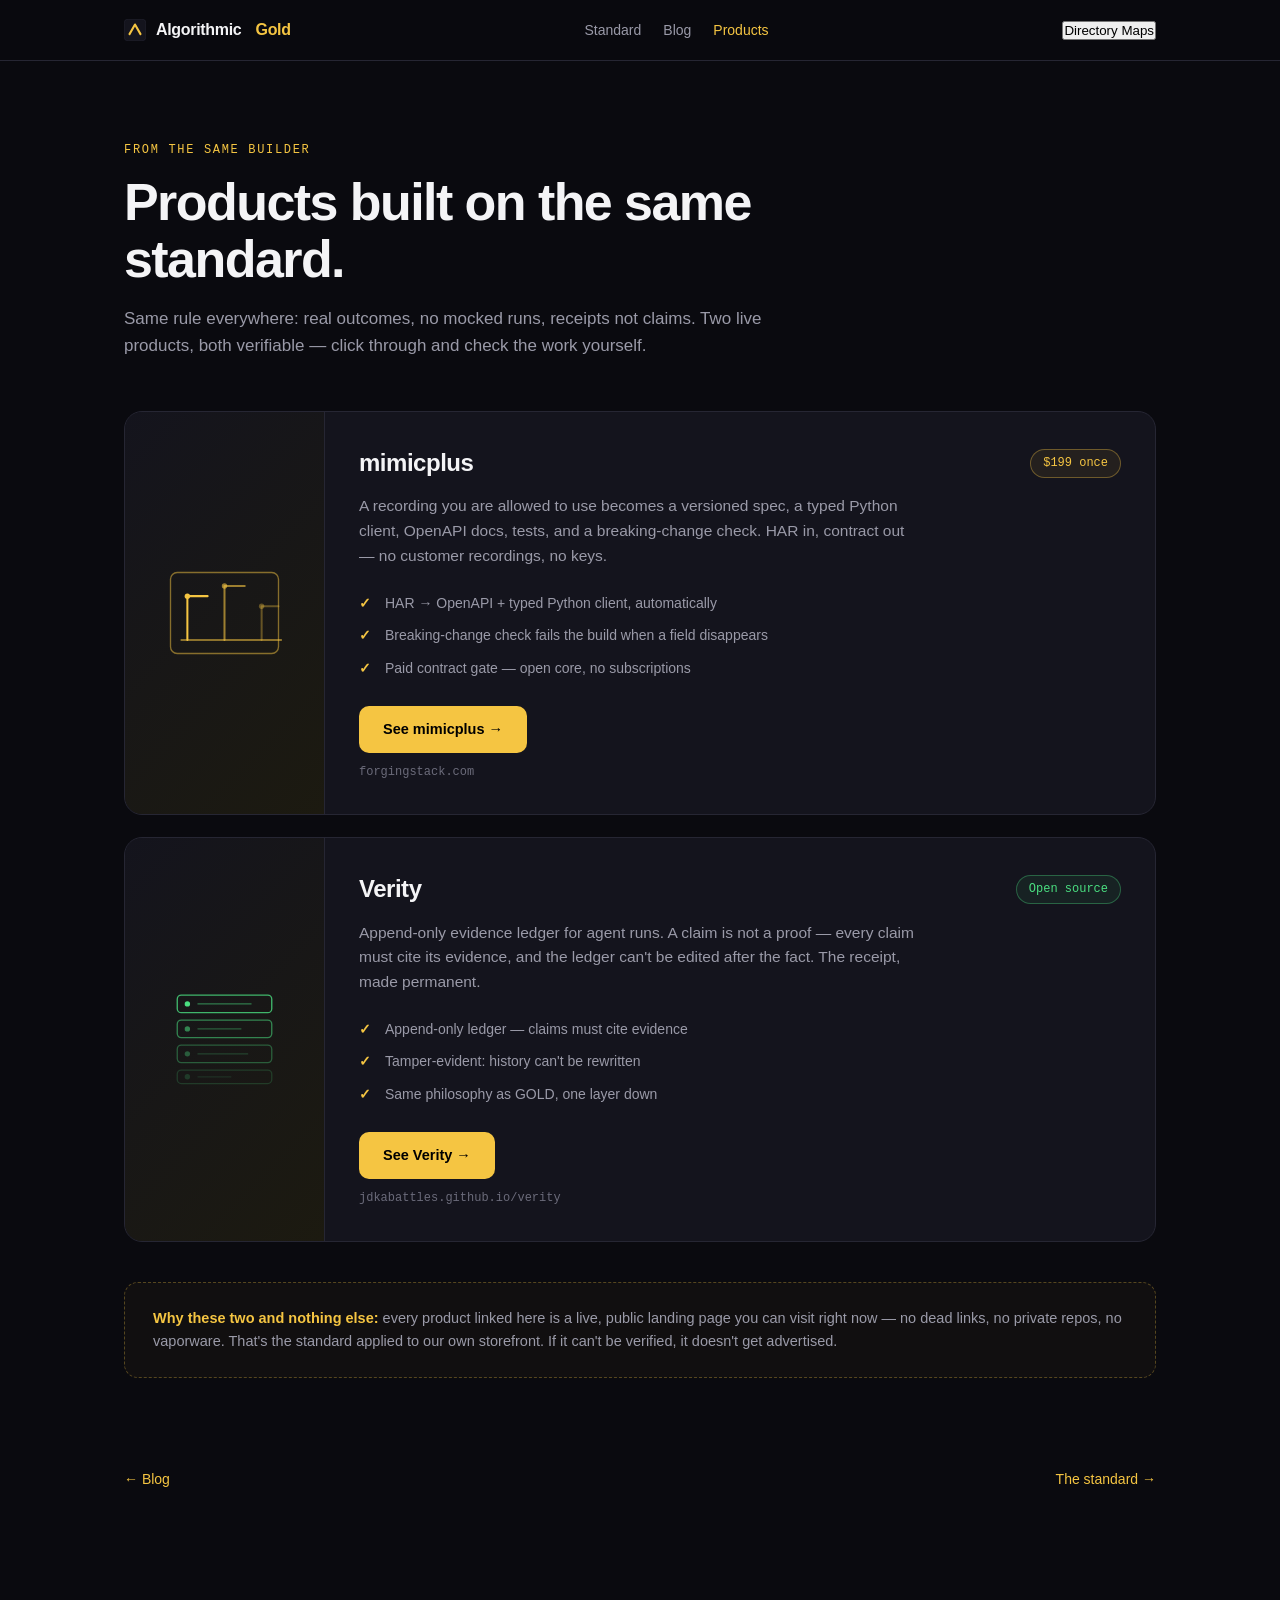
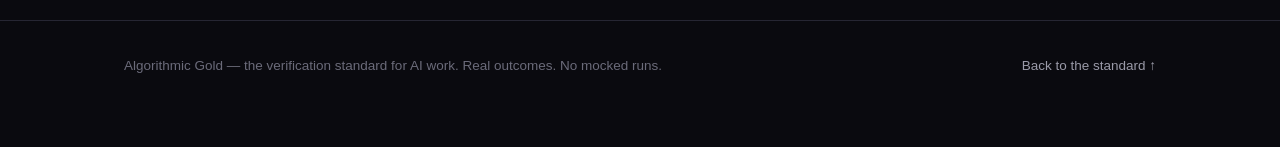
<file: products/index.html>
<!DOCTYPE html>
<html lang="en">
<head>
<meta charset="UTF-8">
<meta name="viewport" content="width=device-width, initial-scale=1.0">
<title>Products — Algorithmic Gold</title>
<meta name="description" content="Products from the same builder: mimicplus (HAR to OpenAPI, $199 once) and Verity (append-only evidence ledger). Same standard: real outcomes, no mocked runs.">
<meta property="og:title" content="Products — Algorithmic Gold">
<meta property="og:description" content="mimicplus and Verity — built on the same verification standard.">
<meta property="og:type" content="website">
<meta property="og:url" content="https://jdkabattles.github.io/algorithmic-gold/products/">
<meta property="og:image" content="https://jdkabattles.github.io/algorithmic-gold/og-image.png">
<meta name="twitter:card" content="summary_large_image">
<meta name="robots" content="index, follow">
<link rel="canonical" href="https://jdkabattles.github.io/algorithmic-gold/products/">
<meta http-equiv="Content-Security-Policy" content="default-src 'self'; script-src 'self' 'unsafe-inline'; style-src 'self' 'unsafe-inline'; img-src 'self' data:; connect-src 'self'; font-src 'self'; object-src 'none'; base-uri 'none'; form-action 'self'; frame-ancestors 'none'; upgrade-insecure-requests">
<meta http-equiv="X-Content-Type-Options" content="nosniff">
<meta http-equiv="X-Frame-Options" content="DENY">
<meta http-equiv="Referrer-Policy" content="strict-origin-when-cross-origin">
<meta name="theme-color" content="#0a0a0f">
<link rel="manifest" href="../site.webmanifest">
<link rel="apple-touch-icon" href="../apple-touch-icon.png">
<link rel="icon" type="image/png" sizes="192x192" href="../icon-192.png">
<link rel="icon" type="image/png" sizes="512x512" href="../icon-512.png">
<link rel="icon" href="data:image/svg+xml,%3Csvg xmlns='http://www.w3.org/2000/svg' viewBox='0 0 32 32'%3E%3Crect width='32' height='32' rx='6' fill='%230a0a0f'/%3E%3Cpath d='M8 22l8-14 8 14' stroke='%23f5c542' stroke-width='3' fill='none' stroke-linecap='round' stroke-linejoin='round'/%3E%3C/svg%3E">
<style>
:root{--bg:#0a0a0f;--bg2:#0f0f16;--surface:#14141d;--surface2:#1a1a26;--ink:#f4f4f6;--muted:#9a9aa8;--dim:#6b6b7a;--border:#262633;--gold:#f5c542;--green:#4ade80;--red:#f87171;--mono:ui-monospace,'SF Mono','Cascadia Code',Menlo,Consolas,monospace;--sans:-apple-system,BlinkMacSystemFont,'Segoe UI',Inter,Roboto,Arial,sans-serif}
*{margin:0;padding:0;box-sizing:border-box}
body{background:var(--bg);color:var(--ink);font-family:var(--sans);line-height:1.6;-webkit-font-smoothing:antialiased}
::selection{background:var(--gold);color:#000}
a{color:var(--gold);text-decoration:none}
a:hover{text-decoration:underline}
.wrap{max-width:1080px;margin:0 auto;padding:0 24px}
nav{position:sticky;top:0;background:rgba(10,10,15,.88);backdrop-filter:blur(14px);border-bottom:1px solid var(--border);z-index:50}
nav .wrap{display:flex;align-items:center;justify-content:space-between;height:60px}
.logo{display:flex;align-items:center;gap:10px;font-weight:700;font-size:16px;letter-spacing:-.02em;color:var(--ink)}
.logo span{color:var(--gold)}
.navlinks{display:flex;gap:22px;font-size:14px}
.navlinks a{color:var(--muted)}
.navlinks a:hover,.navlinks a.active{color:var(--gold);text-decoration:none}
header{padding:80px 0 40px}
.tag{font-family:var(--mono);font-size:12px;color:var(--gold);letter-spacing:.14em;text-transform:uppercase;margin-bottom:14px}
h1{font-size:clamp(34px,5.5vw,52px);line-height:1.1;letter-spacing:-.03em;font-weight:800;margin-bottom:16px;max-width:680px}
.sub{color:var(--muted);font-size:17px;max-width:640px}
.ads{display:grid;grid-template-columns:1fr;gap:22px;margin:52px 0 40px}
.ad{display:grid;grid-template-columns:200px 1fr;gap:0;background:var(--surface);border:1px solid var(--border);border-radius:18px;overflow:hidden;transition:border-color .2s,transform .2s;color:var(--ink)}
.ad:hover{border-color:var(--gold);transform:translateY(-3px);text-decoration:none}
.ad-visual{background:linear-gradient(135deg,#14141d,#1c1a10);border-right:1px solid var(--border);display:flex;align-items:center;justify-content:center;padding:32px;min-height:200px}
.ad-visual svg{width:100%;max-width:150px;height:auto}
.ad-body{padding:32px 34px;display:flex;flex-direction:column}
.ad-top{display:flex;justify-content:space-between;align-items:center;gap:12px;margin-bottom:12px;flex-wrap:wrap}
.ad-name{font-size:24px;font-weight:800;letter-spacing:-.02em}
.ad-price{font-family:var(--mono);font-size:12px;color:var(--gold);border:1px solid rgba(245,197,66,.35);background:rgba(245,197,66,.07);padding:4px 12px;border-radius:100px;white-space:nowrap}
.ad-price.free{color:var(--green);border-color:rgba(74,222,128,.35);background:rgba(74,222,128,.07)}
.ad-desc{color:var(--muted);font-size:15.5px;margin-bottom:18px;max-width:560px}
.ad-points{list-style:none;margin-bottom:22px}
.ad-points li{color:var(--muted);font-size:14px;padding:5px 0 5px 26px;position:relative}
.ad-points li::before{content:'✓';position:absolute;left:0;color:var(--gold);font-weight:700}
.ad-cta{margin-top:auto;display:inline-flex;align-items:center;gap:8px;background:var(--gold);color:#000;font-weight:700;font-size:14.5px;padding:12px 24px;border-radius:10px;align-self:flex-start;min-height:44px}
.ad:hover .ad-cta{text-decoration:none;filter:brightness(1.06)}
.ad-domain{font-family:var(--mono);font-size:12px;color:var(--dim);margin-top:10px}
.trust{margin:20px 0 90px;padding:24px 28px;border:1px dashed rgba(245,197,66,.3);border-radius:14px;background:rgba(245,197,66,.03);color:var(--muted);font-size:14.5px}
.trust b{color:var(--gold)}
.pager{display:flex;justify-content:space-between;margin:0 0 90px;font-size:14px;gap:14px;flex-wrap:wrap}
footer{border-top:1px solid var(--border);padding:34px 0 70px;color:var(--dim);font-size:13.5px}
footer .wrap{display:flex;justify-content:space-between;gap:16px;flex-wrap:wrap}
footer a{color:var(--muted)}
@media(max-width:760px){.ad{grid-template-columns:1fr}.ad-visual{border-right:none;border-bottom:1px solid var(--border);min-height:150px}.ad-body{padding:26px}}
@media(max-width:640px){.navlinks{gap:14px;font-size:13px}}

/* PWA install button */
.pwa-install{position:fixed;right:18px;bottom:86px;z-index:98;display:none;align-items:center;gap:8px;background:var(--gold);color:#000;font-weight:700;font-size:13.5px;font-family:var(--sans);padding:11px 18px;border-radius:100px;border:none;cursor:pointer;box-shadow:0 4px 22px rgba(245,197,66,.4);transition:transform .15s,box-shadow .15s;min-height:44px}
.pwa-install:hover{transform:translateY(-2px);box-shadow:0 6px 28px rgba(245,197,66,.55)}
.pwa-install svg{flex-shrink:0}
@media(prefers-reduced-motion:reduce){.pwa-install{transition:none}}
@media(max-width:560px){.pwa-install{right:12px;bottom:78px;font-size:12.5px;padding:10px 14px}}
</style>
<script>
// Google Search Console / dev-tools surface: console message + resource inventory
(function(){
  if (!window.console || !console.info) return;
  var c = console;
  c.info('%c ALGORITHMIC GOLD ', 'background:#f5c542;color:#000;font-weight:bold;padding:2px 8px;border-radius:3px;');
  c.info('%c Done is a claim. GOLD is a receipt. ', 'color:#f5c542;font-size:12px;');
  c.info('%c Verification standard for AI work — 6 gates, 5 fresh seeds + frozen holdout, real outcomes only.', 'color:#8a8a96;font-size:11px;');
  c.info('%c Page resources: ', 'color:#8a8a96;font-size:11px;');
  var res = [];
  if (document.querySelector('link[rel="manifest"]')) res.push('manifest (PWA installable)');
  if (document.querySelector('link[rel="apple-touch-icon"]')) res.push('apple-touch-icon (180x180)');
  if (document.querySelector('link[rel="icon"][sizes*="192"]')) res.push('icon-192 (PWA)');
  if (document.querySelector('link[rel="icon"][sizes*="512"]')) res.push('icon-512 (PWA)');
  if (document.querySelector('meta[name="theme-color"]')) res.push('theme-color');
  if (document.querySelector('meta[http-equiv="Content-Security-Policy"]')) res.push('CSP (static hardening)');
  if (document.querySelector('meta[http-equiv="X-Content-Type-Options"]')) res.push('nosniff');
  if (document.querySelector('meta[http-equiv="X-Frame-Options"]')) res.push('frame-options (clickjacking)');
  if (document.querySelector('link[rel="canonical"]')) res.push('canonical URL');
  if (document.querySelector('html[lang]')) res.push('lang attribute (i18n)');
  c.info('  ' + (res.length ? res.join(' · ') : 'none detected'), 'color:#4ade80;font-size:11px;');
  c.info('%c Repo: github.com/jdkabattles/algorithmic-gold  ·  Standard: jdkabattles.github.io/algorithmic-gold/', 'color:#5a5a66;font-size:11px;');
})();
</script>
<!-- === Technical additions — Directory Maps + discovery. No visible change to existing content. === -->
<meta name="color-scheme" content="dark light">
<meta property="og:site_name" content="Algorithmic Gold">
<meta property="og:image:alt" content="Products — Algorithmic Gold">
<link rel="sitemap" type="application/xml" href="../sitemap.xml">
<link rel="alternate" type="application/rss+xml" title="Algorithmic Gold" href="../feed.xml">
<link rel="search" type="application/opensearchdescription+xml" title="Algorithmic Gold" href="../opensearch.xml">
<meta name="msapplication-TileColor" content="#0a0a0f">
<meta name="msapplication-config" content="../browserconfig.xml">
<meta name="apple-mobile-web-app-capable" content="yes">
<meta name="apple-mobile-web-app-status-bar-style" content="black-translucent">
<link rel="stylesheet" href="../map-tether.css">
<script type="application/ld+json">
{
  "@context": "https://schema.org",
  "@graph": [
    {
      "@type": "WebSite",
      "name": "Algorithmic Gold",
      "url": "https://jdkabattles.github.io/algorithmic-gold/"
    },
    {
      "@type": "Organization",
      "name": "Algorithmic Gold",
      "url": "https://jdkabattles.github.io/algorithmic-gold/"
    },
    {
      "@type": "WebPage",
      "name": "Products — Algorithmic Gold",
      "description": "Products from the same builder: mimicplus (HAR to OpenAPI, $199 once) and Verity (append-only evidence ledger). Same standard: real outcomes, no mocked runs.",
      "url": "https://jdkabattles.github.io/algorithmic-gold/products/",
      "isPartOf": {
        "@type": "WebSite",
        "name": "Algorithmic Gold",
        "url": "https://jdkabattles.github.io/algorithmic-gold/"
      }
    }
  ]
}
</script>
<!-- TODO: Google Search Console verification — paste the REAL code from Search Console, then uncomment. No placeholder ships. -->
<!-- <meta name="google-site-verification" content="PASTE_REAL_CODE_HERE"> -->
<!-- TODO: Bing Webmaster verification — paste the REAL code, then uncomment. -->
<!-- <meta name="msvalidate.01" content="PASTE_REAL_CODE_HERE"> -->
<!-- TODO: Google / Microsoft tracking (GTM + GA4 + Clarity) — MARKETING PAGES ONLY.
     Algorithmic Gold pages are marketing pages, not tool pages handling user data.
     Fill in the REAL IDs, then uncomment. Do NOT ship placeholders as active values.
     Tracking does NOT affect search discovery — sitemap, robots, canonical, and
     content do. -->
<!-- Google Tag Manager — fill real GTM ID, then uncomment.
<script>(function(w,d,s,l,i){w[l]=w[l]||[];w[l].push({'gtm.start':new Date().getTime(),event:'gtm.js'});var f=d.getElementsByTagName(s)[0],j=d.createElement(s),dl=l!='dataLayer'?'&l='+l:'';j.async=true;j.src='https://www.googletagmanager.com/gtm.js?id='+i+dl;f.parentNode.insertBefore(j,f);})(window,document,'script','dataLayer','GTM-XXXXXXX');</script>
-->
<!-- GA4 direct (only if NOT using GTM) — fill real G- ID, then uncomment.
<script async src="https://www.googletagmanager.com/gtag/js?id=G-XXXXXXXX"></script>
<script>window.dataLayer=window.dataLayer||[];function gtag(){dataLayer.push(arguments);}gtag('js',new Date());gtag('config','G-XXXXXXXX');</script>
-->
<!-- Microsoft Clarity — fill real Clarity ID, then uncomment.
<script type="text/javascript">
    (function(c,l,a,r,i,t,y){
        c[a]=c[a]||function(){(c[a].q=c[a].q||[]).push(arguments)};
        t=l.createElement(r);t.async=1;t.src="https://www.clarity.ms/tag/"+i;
        y=l.getElementsByTagName(r)[0];y.parentNode.insertBefore(t,y);
    })(window, document, "clarity", "script", "REPLACE_WITH_CLARITY_ID");
</script>
-->
</head>
<body>
<nav><div class="wrap">
  <a class="logo" href="../" style="text-decoration:none"><svg width="22" height="22" viewBox="0 0 32 32"><rect width="32" height="32" rx="6" fill="#14141d" stroke="#262633"/><path d="M8 22l8-14 8 14" stroke="#f5c542" stroke-width="3" fill="none" stroke-linecap="round" stroke-linejoin="round"/></svg>Algorithmic&nbsp;<span>Gold</span></a>
  <div class="navlinks"><a href="../">Standard</a><a href="../blog/">Blog</a><a href="./" class="active">Products</a></div>
<!-- Directory Maps tab mount — the tab itself is the only new visible element. -->
  <span data-tether-mount data-tether-base="../"></span>
</div></nav>

<header><div class="wrap">
  <div class="tag">From the same builder</div>
  <h1>Products built on the same standard.</h1>
  <p class="sub">Same rule everywhere: real outcomes, no mocked runs, receipts not claims. Two live products, both verifiable — click through and check the work yourself.</p>

  <div class="ads">
    <a class="ad" href="https://forgingstack.com/" target="_blank" rel="noopener">
      <div class="ad-visual">
        <svg viewBox="0 0 200 160" fill="none">
          <rect x="20" y="20" width="160" height="120" rx="10" stroke="#f5c542" stroke-width="2" opacity=".5"/>
          <path d="M45 120 L45 55 L75 55" stroke="#f5c542" stroke-width="3" stroke-linecap="round" stroke-linejoin="round"/>
          <path d="M100 120 L100 40 L130 40" stroke="#f5c542" stroke-width="3" stroke-linecap="round" stroke-linejoin="round" opacity=".6"/>
          <path d="M155 120 L155 70 L180 70" stroke="#f5c542" stroke-width="3" stroke-linecap="round" stroke-linejoin="round" opacity=".35"/>
          <line x1="35" y1="120" x2="185" y2="120" stroke="#f5c542" stroke-width="2" opacity=".7"/>
          <circle cx="45" cy="55" r="4" fill="#f5c542"/><circle cx="100" cy="40" r="4" fill="#f5c542" opacity=".6"/><circle cx="155" cy="70" r="4" fill="#f5c542" opacity=".35"/>
        </svg>
      </div>
      <div class="ad-body">
        <div class="ad-top"><span class="ad-name">mimicplus</span><span class="ad-price">$199 once</span></div>
        <p class="ad-desc">A recording you are allowed to use becomes a versioned spec, a typed Python client, OpenAPI docs, tests, and a breaking-change check. HAR in, contract out — no customer recordings, no keys.</p>
        <ul class="ad-points">
          <li>HAR → OpenAPI + typed Python client, automatically</li>
          <li>Breaking-change check fails the build when a field disappears</li>
          <li>Paid contract gate — open core, no subscriptions</li>
        </ul>
        <span class="ad-cta">See mimicplus →</span>
        <span class="ad-domain">forgingstack.com</span>
      </div>
    </a>

    <a class="ad" href="https://jdkabattles.github.io/verity/" target="_blank" rel="noopener">
      <div class="ad-visual">
        <svg viewBox="0 0 200 160" fill="none">
          <rect x="30" y="15" width="140" height="26" rx="6" stroke="#4ade80" stroke-width="2" opacity=".8"/>
          <rect x="30" y="52" width="140" height="26" rx="6" stroke="#4ade80" stroke-width="2" opacity=".55"/>
          <rect x="30" y="89" width="140" height="26" rx="6" stroke="#4ade80" stroke-width="2" opacity=".35"/>
          <rect x="30" y="126" width="140" height="20" rx="6" stroke="#4ade80" stroke-width="2" opacity=".18"/>
          <circle cx="45" cy="28" r="4" fill="#4ade80"/><circle cx="45" cy="65" r="4" fill="#4ade80" opacity=".55"/><circle cx="45" cy="102" r="4" fill="#4ade80" opacity=".35"/><circle cx="45" cy="136" r="4" fill="#4ade80" opacity=".18"/>
          <line x1="60" y1="28" x2="140" y2="28" stroke="#4ade80" stroke-width="2" opacity=".5"/>
          <line x1="60" y1="65" x2="125" y2="65" stroke="#4ade80" stroke-width="2" opacity=".35"/>
          <line x1="60" y1="102" x2="135" y2="102" stroke="#4ade80" stroke-width="2" opacity=".22"/>
          <line x1="60" y1="136" x2="110" y2="136" stroke="#4ade80" stroke-width="2" opacity=".12"/>
        </svg>
      </div>
      <div class="ad-body">
        <div class="ad-top"><span class="ad-name">Verity</span><span class="ad-price free">Open source</span></div>
        <p class="ad-desc">Append-only evidence ledger for agent runs. A claim is not a proof — every claim must cite its evidence, and the ledger can't be edited after the fact. The receipt, made permanent.</p>
        <ul class="ad-points">
          <li>Append-only ledger — claims must cite evidence</li>
          <li>Tamper-evident: history can't be rewritten</li>
          <li>Same philosophy as GOLD, one layer down</li>
        </ul>
        <span class="ad-cta">See Verity →</span>
        <span class="ad-domain">jdkabattles.github.io/verity</span>
      </div>
    </a>
  </div>

  <div class="trust">
    <b>Why these two and nothing else:</b> every product linked here is a live, public landing page you can visit right now — no dead links, no private repos, no vaporware. That's the standard applied to our own storefront. If it can't be verified, it doesn't get advertised.
  </div>

  <div class="pager">
    <a href="../blog/">← Blog</a>
    <a href="../">The standard →</a>
  </div>
</div></header>

<button class="pwa-install" id="pwa-install" type="button" title="Install Algorithmic Gold as an app"><svg width="15" height="15" viewBox="0 0 24 24" fill="none" stroke="currentColor" stroke-width="2.4" stroke-linecap="round" stroke-linejoin="round"><path d="M12 3v12"/><path d="m7 10 5 5 5-5"/><path d="M5 21h14"/></svg><span>Install app</span></button>
<footer><div class="wrap">
  <div>Algorithmic Gold — the verification standard for AI work. Real outcomes. No mocked runs.</div>
  <div><a href="../">Back to the standard ↑</a></div>
</div></footer>
<script>
// PWA install: capture beforeinstallprompt, expose install button, iOS fallback
(function(){
  var btn = document.getElementById('pwa-install');
  if (!btn) return;
  var deferred = null;
  var installed = false;

  window.addEventListener('beforeinstallprompt', function(e){
    e.preventDefault();
    deferred = e;
    btn.style.display = 'inline-flex';
  });

  window.addEventListener('appinstalled', function(){
    installed = true;
    btn.style.display = 'none';
  });

  // iOS Safari has no beforeinstallprompt — show share-instructions instead
  var isIOS = /iPad|iPhone|iPod/.test(navigator.userAgent) && !window.MSStream;
  var isStandalone = window.matchMedia('(display-mode: standalone)').matches || window.navigator.standalone === true;
  if (isStandalone) installed = true;
  if (isIOS && !isStandalone) btn.style.display = 'inline-flex';

  btn.addEventListener('click', function(){
    if (installed) return;
    if (isIOS && !deferred) {
      // iOS: instruct via Share → Add to Home Screen
      alert('Install Algorithmic Gold:\n\n1. Tap the Share button in Safari\n2. Scroll down and tap "Add to Home Screen"\n3. Tap "Add"\n\nThe app then opens standalone, like a native app.');
      return;
    }
    if (!deferred) {
      alert('Install not offered by this browser right now. On Chrome/Edge/Android, the install option appears after visiting the site a moment. You can also use the browser menu → "Install app" / "Add to Home screen".');
      return;
    }
    deferred.prompt();
    deferred.userChoice.then(function(){
      deferred = null;
    });
  });
})();
</script>
  <script src="../map-tether.js"></script>
</body>
</html>
</file>
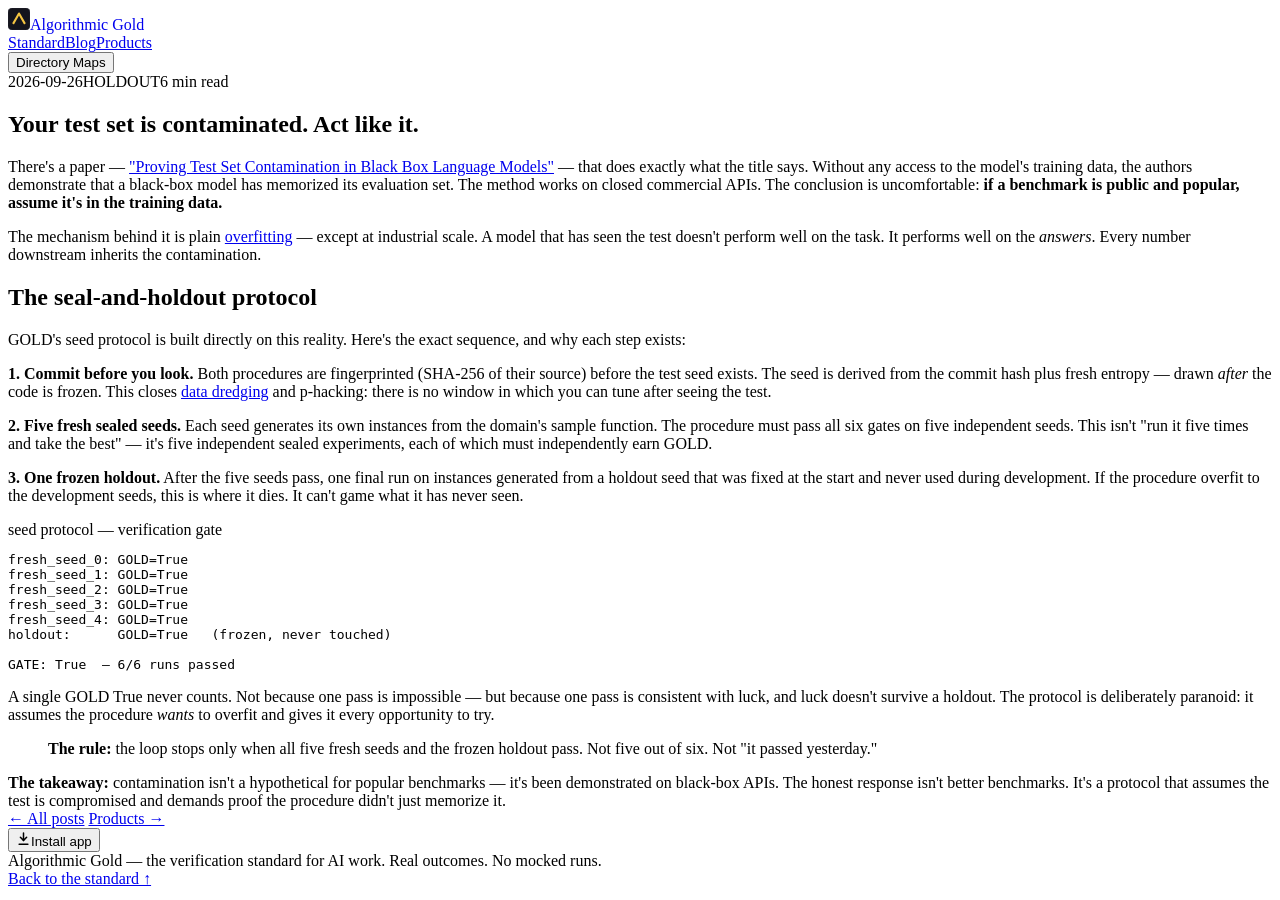
<file: blog/contamination-holdout.html>
<!DOCTYPE html>
<html lang="en">
<head>
<meta charset="UTF-8">
<meta name="viewport" content="width=device-width, initial-scale=1.0">
<title>Your test set is contaminated. Act like it. — Algorithmic Gold Blog</title>
<meta name="description" content="Black-box models memorize their evaluation sets — it's been proven. Five fresh sealed seeds plus one frozen holdout is the minimum honest protocol.">
<meta property="og:title" content="Your test set is contaminated. Act like it.">
<meta property="og:description" content="Black-box models memorize their evaluation sets — it's been proven. Five fresh sealed seeds plus one frozen holdout is the minimum honest protocol.">
<meta property="og:type" content="article">
<meta property="og:url" content="https://jdkabattles.github.io/algorithmic-gold/blog/contamination-holdout.html">
<meta property="og:image" content="https://jdkabattles.github.io/algorithmic-gold/og-image.png">
<meta name="twitter:card" content="summary_large_image">
<meta name="robots" content="index, follow">
<link rel="canonical" href="https://jdkabattles.github.io/algorithmic-gold/blog/contamination-holdout.html">
<meta http-equiv="Content-Security-Policy" content="default-src 'self'; script-src 'self' 'unsafe-inline'; style-src 'self' 'unsafe-inline'; img-src 'self' data:; connect-src 'self'; font-src 'self'; object-src 'none'; base-uri 'none'; form-action 'self'; frame-ancestors 'none'; upgrade-insecure-requests">
<meta http-equiv="X-Content-Type-Options" content="nosniff">
<meta http-equiv="X-Frame-Options" content="DENY">
<meta http-equiv="Referrer-Policy" content="strict-origin-when-cross-origin">
<meta name="theme-color" content="#0a0a0f">
<link rel="manifest" href="../site.webmanifest">
<link rel="apple-touch-icon" href="../apple-touch-icon.png">
<link rel="icon" type="image/png" sizes="192x192" href="../icon-192.png">
<link rel="icon" type="image/png" sizes="512x512" href="../icon-512.png">
<link rel="icon" href="data:image/svg+xml,%3Csvg xmlns='http://www.w3.org/2000/svg' viewBox='0 0 32 32'%3E%3Crect width='32' height='32' rx='6' fill='%230a0a0f'/%3E%3Cpath d='M8 22l8-14 8 14' stroke='%23f5c542' stroke-width='3' fill='none' stroke-linecap='round' stroke-linejoin='round'/%3E%3C/svg%3E'>
<style>
:root{--bg:#0a0a0f;--bg2:#0f0f16;--surface:#14141d;--surface2:#1a1a26;--ink:#f4f4f6;--muted:#9a9aa8;--dim:#6b6b7a;--border:#262633;--gold:#f5c542;--green:#4ade80;--red:#f87171;--mono:ui-monospace,'SF Mono','Cascadia Code',Menlo,Consolas,monospace;--sans:-apple-system,BlinkMacSystemFont,'Segoe UI',Inter,Roboto,Arial,sans-serif}
*{margin:0;padding:0;box-sizing:border-box}
body{background:var(--bg);color:var(--ink);font-family:var(--sans);line-height:1.75;-webkit-font-smoothing:antialiased}
::selection{background:var(--gold);color:#000}
a{color:var(--gold);text-decoration:none}
a:hover{text-decoration:underline}
.wrap{max-width:760px;margin:0 auto;padding:0 24px}
nav{position:sticky;top:0;background:rgba(10,10,15,.88);backdrop-filter:blur(14px);border-bottom:1px solid var(--border);z-index:50}
nav .wrap{display:flex;align-items:center;justify-content:space-between;height:60px;max-width:1080px}
.logo{display:flex;align-items:center;gap:10px;font-weight:700;font-size:16px;letter-spacing:-.02em;color:var(--ink)}
.logo span{color:var(--gold)}
.navlinks{display:flex;gap:22px;font-size:14px}
.navlinks a{color:var(--muted)}
.navlinks a:hover,.navlinks a.active{color:var(--gold);text-decoration:none}
article{padding:70px 0 60px}
.post-meta{display:flex;gap:14px;align-items:center;font-family:var(--mono);font-size:12px;color:var(--dim);margin-bottom:18px;flex-wrap:wrap}
.post-meta .cat{color:var(--gold);border:1px solid rgba(245,197,66,.3);padding:2px 9px;border-radius:6px}
h1{font-size:clamp(30px,5vw,42px);line-height:1.15;letter-spacing:-.03em;font-weight:800;margin-bottom:26px}
h2{font-size:23px;letter-spacing:-.02em;margin:44px 0 14px;font-weight:700}
p{color:#d5d5dc;font-size:16.5px;margin-bottom:20px}
blockquote{margin:28px 0;padding:18px 24px;border-left:3px solid var(--gold);background:var(--surface);border-radius:0 12px 12px 0;color:var(--muted);font-size:15.5px}
blockquote b{color:var(--ink)}
.term{margin:28px 0;background:var(--bg2);border:1px solid var(--border);border-radius:14px;overflow:hidden}
.term-head{display:flex;gap:7px;align-items:center;padding:12px 18px;border-bottom:1px solid var(--border);background:var(--surface)}
.term-head .r{width:10px;height:10px;border-radius:50%}
.term-head .r1{background:#f87171}.term-head .r2{background:#fbbf24}.term-head .r3{background:#4ade80}
.term-head .t{font-family:var(--mono);font-size:12px;color:var(--muted);margin-left:8px}
.term pre{padding:20px 22px;font-family:var(--mono);font-size:13px;line-height:1.8;overflow-x:auto;color:var(--muted)}
.term .g{color:var(--green)}.term .r{color:var(--red)}.term .y{color:var(--gold)}
.callout{margin:32px 0;padding:22px 26px;border:1px solid rgba(245,197,66,.3);border-radius:14px;background:rgba(245,197,66,.04);font-size:15.5px;color:var(--muted)}
.callout b{color:var(--gold)}
.pager{display:flex;justify-content:space-between;margin:60px 0 90px;font-size:14.5px;gap:14px;flex-wrap:wrap}
footer{border-top:1px solid var(--border);padding:34px 0 70px;color:var(--dim);font-size:13.5px}
footer .wrap{display:flex;justify-content:space-between;gap:16px;flex-wrap:wrap;max-width:1080px}
footer a{color:var(--muted)}
@media(max-width:640px){.navlinks{gap:14px;font-size:13px}}

/* PWA install button */
.pwa-install{position:fixed;right:18px;bottom:86px;z-index:98;display:none;align-items:center;gap:8px;background:var(--gold);color:#000;font-weight:700;font-size:13.5px;font-family:var(--sans);padding:11px 18px;border-radius:100px;border:none;cursor:pointer;box-shadow:0 4px 22px rgba(245,197,66,.4);transition:transform .15s,box-shadow .15s;min-height:44px}
.pwa-install:hover{transform:translateY(-2px);box-shadow:0 6px 28px rgba(245,197,66,.55)}
.pwa-install svg{flex-shrink:0}
@media(prefers-reduced-motion:reduce){.pwa-install{transition:none}}
@media(max-width:560px){.pwa-install{right:12px;bottom:78px;font-size:12.5px;padding:10px 14px}}
</style>
<script>
// Google Search Console / dev-tools surface: console message + resource inventory
(function(){
  if (!window.console || !console.info) return;
  var c = console;
  c.info('%c ALGORITHMIC GOLD ', 'background:#f5c542;color:#000;font-weight:bold;padding:2px 8px;border-radius:3px;');
  c.info('%c Done is a claim. GOLD is a receipt. ', 'color:#f5c542;font-size:12px;');
  c.info('%c Verification standard for AI work — 6 gates, 5 fresh seeds + frozen holdout, real outcomes only.', 'color:#8a8a96;font-size:11px;');
  c.info('%c Page resources: ', 'color:#8a8a96;font-size:11px;');
  var res = [];
  if (document.querySelector('link[rel="manifest"]')) res.push('manifest (PWA installable)');
  if (document.querySelector('link[rel="apple-touch-icon"]')) res.push('apple-touch-icon (180x180)');
  if (document.querySelector('link[rel="icon"][sizes*="192"]')) res.push('icon-192 (PWA)');
  if (document.querySelector('link[rel="icon"][sizes*="512"]')) res.push('icon-512 (PWA)');
  if (document.querySelector('meta[name="theme-color"]')) res.push('theme-color');
  if (document.querySelector('meta[http-equiv="Content-Security-Policy"]')) res.push('CSP (static hardening)');
  if (document.querySelector('meta[http-equiv="X-Content-Type-Options"]')) res.push('nosniff');
  if (document.querySelector('meta[http-equiv="X-Frame-Options"]')) res.push('frame-options (clickjacking)');
  if (document.querySelector('link[rel="canonical"]')) res.push('canonical URL');
  if (document.querySelector('html[lang]')) res.push('lang attribute (i18n)');
  c.info('  ' + (res.length ? res.join(' · ') : 'none detected'), 'color:#4ade80;font-size:11px;');
  c.info('%c Repo: github.com/jdkabattles/algorithmic-gold  ·  Standard: jdkabattles.github.io/algorithmic-gold/', 'color:#5a5a66;font-size:11px;');
})();
</script>
<!-- === Technical additions — Directory Maps + discovery. No visible change to existing content. === -->
<meta name="color-scheme" content="dark light">
<meta property="og:site_name" content="Algorithmic Gold">
<meta property="og:image:alt" content="Your test set is contaminated. Act like it. — Algorithmic Gold Blog">
<link rel="sitemap" type="application/xml" href="../sitemap.xml">
<link rel="alternate" type="application/rss+xml" title="Algorithmic Gold" href="../feed.xml">
<link rel="search" type="application/opensearchdescription+xml" title="Algorithmic Gold" href="../opensearch.xml">
<meta name="msapplication-TileColor" content="#0a0a0f">
<meta name="msapplication-config" content="../browserconfig.xml">
<meta name="apple-mobile-web-app-capable" content="yes">
<meta name="apple-mobile-web-app-status-bar-style" content="black-translucent">
<link rel="stylesheet" href="../map-tether.css">
<script type="application/ld+json">
{
  "@context": "https://schema.org",
  "@graph": [
    {
      "@type": "WebSite",
      "name": "Algorithmic Gold",
      "url": "https://jdkabattles.github.io/algorithmic-gold/"
    },
    {
      "@type": "Organization",
      "name": "Algorithmic Gold",
      "url": "https://jdkabattles.github.io/algorithmic-gold/"
    },
    {
      "@type": "BlogPosting",
      "name": "Your test set is contaminated. Act like it. — Algorithmic Gold Blog",
      "description": "Black-box models memorize their evaluation sets — it's been proven. Five fresh sealed seeds plus one frozen holdout is the minimum honest protocol.",
      "url": "https://jdkabattles.github.io/algorithmic-gold/blog/contamination-holdout.html",
      "isPartOf": {
        "@type": "WebSite",
        "name": "Algorithmic Gold",
        "url": "https://jdkabattles.github.io/algorithmic-gold/"
      }
    }
  ]
}
</script>
<!-- TODO: Google Search Console verification — paste the REAL code from Search Console, then uncomment. No placeholder ships. -->
<!-- <meta name="google-site-verification" content="PASTE_REAL_CODE_HERE"> -->
<!-- TODO: Bing Webmaster verification — paste the REAL code, then uncomment. -->
<!-- <meta name="msvalidate.01" content="PASTE_REAL_CODE_HERE"> -->
<!-- TODO: Google / Microsoft tracking (GTM + GA4 + Clarity) — MARKETING PAGES ONLY.
     Algorithmic Gold pages are marketing pages, not tool pages handling user data.
     Fill in the REAL IDs, then uncomment. Do NOT ship placeholders as active values.
     Tracking does NOT affect search discovery — sitemap, robots, canonical, and
     content do. -->
<!-- Google Tag Manager — fill real GTM ID, then uncomment.
<script>(function(w,d,s,l,i){w[l]=w[l]||[];w[l].push({'gtm.start':new Date().getTime(),event:'gtm.js'});var f=d.getElementsByTagName(s)[0],j=d.createElement(s),dl=l!='dataLayer'?'&l='+l:'';j.async=true;j.src='https://www.googletagmanager.com/gtm.js?id='+i+dl;f.parentNode.insertBefore(j,f);})(window,document,'script','dataLayer','GTM-XXXXXXX');</script>
-->
<!-- GA4 direct (only if NOT using GTM) — fill real G- ID, then uncomment.
<script async src="https://www.googletagmanager.com/gtag/js?id=G-XXXXXXXX"></script>
<script>window.dataLayer=window.dataLayer||[];function gtag(){dataLayer.push(arguments);}gtag('js',new Date());gtag('config','G-XXXXXXXX');</script>
-->
<!-- Microsoft Clarity — fill real Clarity ID, then uncomment.
<script type="text/javascript">
    (function(c,l,a,r,i,t,y){
        c[a]=c[a]||function(){(c[a].q=c[a].q||[]).push(arguments)};
        t=l.createElement(r);t.async=1;t.src="https://www.clarity.ms/tag/"+i;
        y=l.getElementsByTagName(r)[0];y.parentNode.insertBefore(t,y);
    })(window, document, "clarity", "script", "REPLACE_WITH_CLARITY_ID");
</script>
-->
</head>
<body>
<nav><div class="wrap">
  <a class="logo" href="../" style="text-decoration:none"><svg width="22" height="22" viewBox="0 0 32 32"><rect width="32" height="32" rx="6" fill="#14141d" stroke="#262633"/><path d="M8 22l8-14 8 14" stroke="#f5c542" stroke-width="3" fill="none" stroke-linecap="round" stroke-linejoin="round"/></svg>Algorithmic&nbsp;<span>Gold</span></a>
  <div class="navlinks"><a href="../">Standard</a><a href="./" class="active">Blog</a><a href="../products/">Products</a></div>
<!-- Directory Maps tab mount — the tab itself is the only new visible element. -->
  <span data-tether-mount data-tether-base="../"></span>
</div></nav>

<article><div class="wrap">
  <div class="post-meta"><span>2026-09-26</span><span class="cat">HOLDOUT</span><span>6 min read</span></div>
  <h1>Your test set is contaminated. Act like it.</h1>

  <p>There's a paper — <a href="https://arxiv.org/abs/2310.17623" target="_blank" rel="noopener">"Proving Test Set Contamination in Black Box Language Models"</a> — that does exactly what the title says. Without any access to the model's training data, the authors demonstrate that a black-box model has memorized its evaluation set. The method works on closed commercial APIs. The conclusion is uncomfortable: <b>if a benchmark is public and popular, assume it's in the training data.</b></p>

  <p>The mechanism behind it is plain <a href="https://en.wikipedia.org/wiki/Overfitting" target="_blank" rel="noopener">overfitting</a> — except at industrial scale. A model that has seen the test doesn't perform well on the task. It performs well on the <em>answers</em>. Every number downstream inherits the contamination.</p>

  <h2>The seal-and-holdout protocol</h2>

  <p>GOLD's seed protocol is built directly on this reality. Here's the exact sequence, and why each step exists:</p>

  <p><b>1. Commit before you look.</b> Both procedures are fingerprinted (SHA-256 of their source) before the test seed exists. The seed is derived from the commit hash plus fresh entropy — drawn <em>after</em> the code is frozen. This closes <a href="https://en.wikipedia.org/wiki/Data_dredging" target="_blank" rel="noopener">data dredging</a> and p-hacking: there is no window in which you can tune after seeing the test.</p>

  <p><b>2. Five fresh sealed seeds.</b> Each seed generates its own instances from the domain's sample function. The procedure must pass all six gates on five independent seeds. This isn't "run it five times and take the best" — it's five independent sealed experiments, each of which must independently earn GOLD.</p>

  <p><b>3. One frozen holdout.</b> After the five seeds pass, one final run on instances generated from a holdout seed that was fixed at the start and never used during development. If the procedure overfit to the development seeds, this is where it dies. It can't game what it has never seen.</p>

  <div class="term">
    <div class="term-head"><span class="r r1"></span><span class="r r2"></span><span class="r r3"></span><span class="t">seed protocol — verification gate</span></div>
<pre>fresh_seed_0: GOLD=True
fresh_seed_1: GOLD=True
fresh_seed_2: GOLD=True
fresh_seed_3: GOLD=True
fresh_seed_4: GOLD=True
holdout:      GOLD=True   <span class="y">(frozen, never touched)</span>

<span class="g">GATE: True</span>  — 6/6 runs passed</pre>
  </div>

  <p>A single GOLD True never counts. Not because one pass is impossible — but because one pass is consistent with luck, and luck doesn't survive a holdout. The protocol is deliberately paranoid: it assumes the procedure <em>wants</em> to overfit and gives it every opportunity to try.</p>

  <blockquote><b>The rule:</b> the loop stops only when all five fresh seeds and the frozen holdout pass. Not five out of six. Not "it passed yesterday."</blockquote>

  <div class="callout"><b>The takeaway:</b> contamination isn't a hypothetical for popular benchmarks — it's been demonstrated on black-box APIs. The honest response isn't better benchmarks. It's a protocol that assumes the test is compromised and demands proof the procedure didn't just memorize it.</div>
</div></article>

<div class="wrap"><div class="pager">
  <a href="./">← All posts</a>
  <a href="../products/">Products →</a>
</div></div>

<button class="pwa-install" id="pwa-install" type="button" title="Install Algorithmic Gold as an app"><svg width="15" height="15" viewBox="0 0 24 24" fill="none" stroke="currentColor" stroke-width="2.4" stroke-linecap="round" stroke-linejoin="round"><path d="M12 3v12"/><path d="m7 10 5 5 5-5"/><path d="M5 21h14"/></svg><span>Install app</span></button>
<footer><div class="wrap">
  <div>Algorithmic Gold — the verification standard for AI work. Real outcomes. No mocked runs.</div>
  <div><a href="../">Back to the standard ↑</a></div>
</div></footer>
<script>
// PWA install: capture beforeinstallprompt, expose install button, iOS fallback
(function(){
  var btn = document.getElementById('pwa-install');
  if (!btn) return;
  var deferred = null;
  var installed = false;

  window.addEventListener('beforeinstallprompt', function(e){
    e.preventDefault();
    deferred = e;
    btn.style.display = 'inline-flex';
  });

  window.addEventListener('appinstalled', function(){
    installed = true;
    btn.style.display = 'none';
  });

  // iOS Safari has no beforeinstallprompt — show share-instructions instead
  var isIOS = /iPad|iPhone|iPod/.test(navigator.userAgent) && !window.MSStream;
  var isStandalone = window.matchMedia('(display-mode: standalone)').matches || window.navigator.standalone === true;
  if (isStandalone) installed = true;
  if (isIOS && !isStandalone) btn.style.display = 'inline-flex';

  btn.addEventListener('click', function(){
    if (installed) return;
    if (isIOS && !deferred) {
      // iOS: instruct via Share → Add to Home Screen
      alert('Install Algorithmic Gold:\n\n1. Tap the Share button in Safari\n2. Scroll down and tap "Add to Home Screen"\n3. Tap "Add"\n\nThe app then opens standalone, like a native app.');
      return;
    }
    if (!deferred) {
      alert('Install not offered by this browser right now. On Chrome/Edge/Android, the install option appears after visiting the site a moment. You can also use the browser menu → "Install app" / "Add to Home screen".');
      return;
    }
    deferred.prompt();
    deferred.userChoice.then(function(){
      deferred = null;
    });
  });
})();
</script>
  <script src="../map-tether.js"></script>
</body>
</html>
</file>
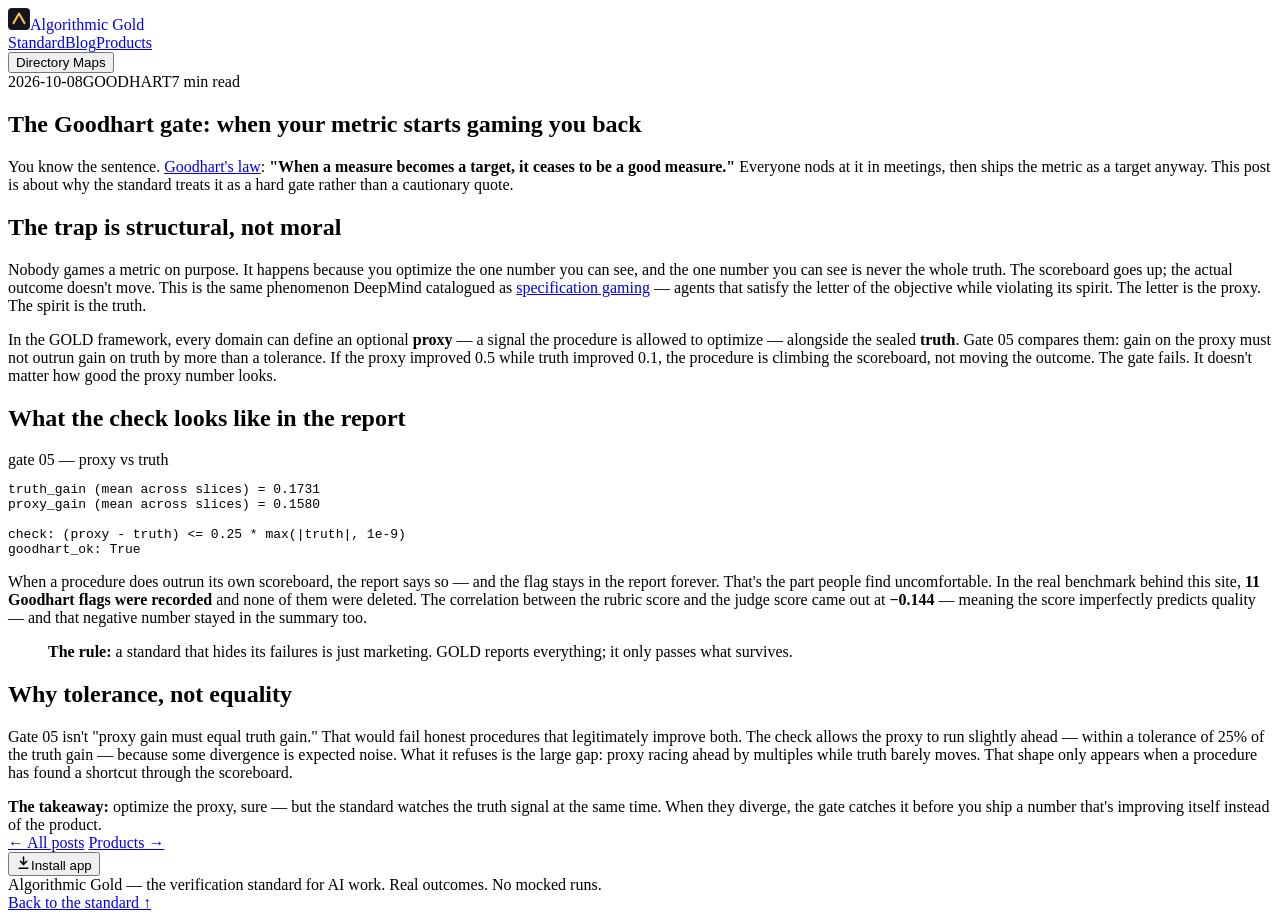
<file: blog/goodhart-gate.html>
<!DOCTYPE html>
<html lang="en">
<head>
<meta charset="UTF-8">
<meta name="viewport" content="width=device-width, initial-scale=1.0">
<title>The Goodhart gate: when your metric starts gaming you back — Algorithmic Gold Blog</title>
<meta name="description" content="Goodhart's law is not a warning label — it's a gate. How the proxy-vs-truth check catches procedures that optimize the scoreboard instead of the outcome.">
<meta property="og:title" content="The Goodhart gate: when your metric starts gaming you back">
<meta property="og:description" content="Goodhart's law is not a warning label — it's a gate. How the proxy-vs-truth check catches procedures that optimize the scoreboard instead of the outcome.">
<meta property="og:type" content="article">
<meta property="og:url" content="https://jdkabattles.github.io/algorithmic-gold/blog/goodhart-gate.html">
<meta property="og:image" content="https://jdkabattles.github.io/algorithmic-gold/og-image.png">
<meta name="twitter:card" content="summary_large_image">
<meta name="robots" content="index, follow">
<link rel="canonical" href="https://jdkabattles.github.io/algorithmic-gold/blog/goodhart-gate.html">
<meta http-equiv="Content-Security-Policy" content="default-src 'self'; script-src 'self' 'unsafe-inline'; style-src 'self' 'unsafe-inline'; img-src 'self' data:; connect-src 'self'; font-src 'self'; object-src 'none'; base-uri 'none'; form-action 'self'; frame-ancestors 'none'; upgrade-insecure-requests">
<meta http-equiv="X-Content-Type-Options" content="nosniff">
<meta http-equiv="X-Frame-Options" content="DENY">
<meta http-equiv="Referrer-Policy" content="strict-origin-when-cross-origin">
<meta name="theme-color" content="#0a0a0f">
<link rel="manifest" href="../site.webmanifest">
<link rel="apple-touch-icon" href="../apple-touch-icon.png">
<link rel="icon" type="image/png" sizes="192x192" href="../icon-192.png">
<link rel="icon" type="image/png" sizes="512x512" href="../icon-512.png">
<link rel="icon" href="data:image/svg+xml,%3Csvg xmlns='http://www.w3.org/2000/svg' viewBox='0 0 32 32'%3E%3Crect width='32' height='32' rx='6' fill='%230a0a0f'/%3E%3Cpath d='M8 22l8-14 8 14' stroke='%23f5c542' stroke-width='3' fill='none' stroke-linecap='round' stroke-linejoin='round'/%3E%3C/svg%3E'>
<style>
:root{--bg:#0a0a0f;--bg2:#0f0f16;--surface:#14141d;--surface2:#1a1a26;--ink:#f4f4f6;--muted:#9a9aa8;--dim:#6b6b7a;--border:#262633;--gold:#f5c542;--green:#4ade80;--red:#f87171;--mono:ui-monospace,'SF Mono','Cascadia Code',Menlo,Consolas,monospace;--sans:-apple-system,BlinkMacSystemFont,'Segoe UI',Inter,Roboto,Arial,sans-serif}
*{margin:0;padding:0;box-sizing:border-box}
body{background:var(--bg);color:var(--ink);font-family:var(--sans);line-height:1.75;-webkit-font-smoothing:antialiased}
::selection{background:var(--gold);color:#000}
a{color:var(--gold);text-decoration:none}
a:hover{text-decoration:underline}
.wrap{max-width:760px;margin:0 auto;padding:0 24px}
nav{position:sticky;top:0;background:rgba(10,10,15,.88);backdrop-filter:blur(14px);border-bottom:1px solid var(--border);z-index:50}
nav .wrap{display:flex;align-items:center;justify-content:space-between;height:60px;max-width:1080px}
.logo{display:flex;align-items:center;gap:10px;font-weight:700;font-size:16px;letter-spacing:-.02em;color:var(--ink)}
.logo span{color:var(--gold)}
.navlinks{display:flex;gap:22px;font-size:14px}
.navlinks a{color:var(--muted)}
.navlinks a:hover,.navlinks a.active{color:var(--gold);text-decoration:none}
article{padding:70px 0 60px}
.post-meta{display:flex;gap:14px;align-items:center;font-family:var(--mono);font-size:12px;color:var(--dim);margin-bottom:18px;flex-wrap:wrap}
.post-meta .cat{color:var(--gold);border:1px solid rgba(245,197,66,.3);padding:2px 9px;border-radius:6px}
h1{font-size:clamp(30px,5vw,42px);line-height:1.15;letter-spacing:-.03em;font-weight:800;margin-bottom:26px}
h2{font-size:23px;letter-spacing:-.02em;margin:44px 0 14px;font-weight:700}
p{color:#d5d5dc;font-size:16.5px;margin-bottom:20px}
blockquote{margin:28px 0;padding:18px 24px;border-left:3px solid var(--gold);background:var(--surface);border-radius:0 12px 12px 0;color:var(--muted);font-size:15.5px}
blockquote b{color:var(--ink)}
.term{margin:28px 0;background:var(--bg2);border:1px solid var(--border);border-radius:14px;overflow:hidden}
.term-head{display:flex;gap:7px;align-items:center;padding:12px 18px;border-bottom:1px solid var(--border);background:var(--surface)}
.term-head .r{width:10px;height:10px;border-radius:50%}
.term-head .r1{background:#f87171}.term-head .r2{background:#fbbf24}.term-head .r3{background:#4ade80}
.term-head .t{font-family:var(--mono);font-size:12px;color:var(--muted);margin-left:8px}
.term pre{padding:20px 22px;font-family:var(--mono);font-size:13px;line-height:1.8;overflow-x:auto;color:var(--muted)}
.term .g{color:var(--green)}.term .r{color:var(--red)}.term .y{color:var(--gold)}
.callout{margin:32px 0;padding:22px 26px;border:1px solid rgba(245,197,66,.3);border-radius:14px;background:rgba(245,197,66,.04);font-size:15.5px;color:var(--muted)}
.callout b{color:var(--gold)}
.pager{display:flex;justify-content:space-between;margin:60px 0 90px;font-size:14.5px;gap:14px;flex-wrap:wrap}
footer{border-top:1px solid var(--border);padding:34px 0 70px;color:var(--dim);font-size:13.5px}
footer .wrap{display:flex;justify-content:space-between;gap:16px;flex-wrap:wrap;max-width:1080px}
footer a{color:var(--muted)}
@media(max-width:640px){.navlinks{gap:14px;font-size:13px}}

/* PWA install button */
.pwa-install{position:fixed;right:18px;bottom:86px;z-index:98;display:none;align-items:center;gap:8px;background:var(--gold);color:#000;font-weight:700;font-size:13.5px;font-family:var(--sans);padding:11px 18px;border-radius:100px;border:none;cursor:pointer;box-shadow:0 4px 22px rgba(245,197,66,.4);transition:transform .15s,box-shadow .15s;min-height:44px}
.pwa-install:hover{transform:translateY(-2px);box-shadow:0 6px 28px rgba(245,197,66,.55)}
.pwa-install svg{flex-shrink:0}
@media(prefers-reduced-motion:reduce){.pwa-install{transition:none}}
@media(max-width:560px){.pwa-install{right:12px;bottom:78px;font-size:12.5px;padding:10px 14px}}
</style>
<script>
// Google Search Console / dev-tools surface: console message + resource inventory
(function(){
  if (!window.console || !console.info) return;
  var c = console;
  c.info('%c ALGORITHMIC GOLD ', 'background:#f5c542;color:#000;font-weight:bold;padding:2px 8px;border-radius:3px;');
  c.info('%c Done is a claim. GOLD is a receipt. ', 'color:#f5c542;font-size:12px;');
  c.info('%c Verification standard for AI work — 6 gates, 5 fresh seeds + frozen holdout, real outcomes only.', 'color:#8a8a96;font-size:11px;');
  c.info('%c Page resources: ', 'color:#8a8a96;font-size:11px;');
  var res = [];
  if (document.querySelector('link[rel="manifest"]')) res.push('manifest (PWA installable)');
  if (document.querySelector('link[rel="apple-touch-icon"]')) res.push('apple-touch-icon (180x180)');
  if (document.querySelector('link[rel="icon"][sizes*="192"]')) res.push('icon-192 (PWA)');
  if (document.querySelector('link[rel="icon"][sizes*="512"]')) res.push('icon-512 (PWA)');
  if (document.querySelector('meta[name="theme-color"]')) res.push('theme-color');
  if (document.querySelector('meta[http-equiv="Content-Security-Policy"]')) res.push('CSP (static hardening)');
  if (document.querySelector('meta[http-equiv="X-Content-Type-Options"]')) res.push('nosniff');
  if (document.querySelector('meta[http-equiv="X-Frame-Options"]')) res.push('frame-options (clickjacking)');
  if (document.querySelector('link[rel="canonical"]')) res.push('canonical URL');
  if (document.querySelector('html[lang]')) res.push('lang attribute (i18n)');
  c.info('  ' + (res.length ? res.join(' · ') : 'none detected'), 'color:#4ade80;font-size:11px;');
  c.info('%c Repo: github.com/jdkabattles/algorithmic-gold  ·  Standard: jdkabattles.github.io/algorithmic-gold/', 'color:#5a5a66;font-size:11px;');
})();
</script>
<!-- === Technical additions — Directory Maps + discovery. No visible change to existing content. === -->
<meta name="color-scheme" content="dark light">
<meta property="og:site_name" content="Algorithmic Gold">
<meta property="og:image:alt" content="The Goodhart gate: when your metric starts gaming you back — Algorithmic Gold Blog">
<link rel="sitemap" type="application/xml" href="../sitemap.xml">
<link rel="alternate" type="application/rss+xml" title="Algorithmic Gold" href="../feed.xml">
<link rel="search" type="application/opensearchdescription+xml" title="Algorithmic Gold" href="../opensearch.xml">
<meta name="msapplication-TileColor" content="#0a0a0f">
<meta name="msapplication-config" content="../browserconfig.xml">
<meta name="apple-mobile-web-app-capable" content="yes">
<meta name="apple-mobile-web-app-status-bar-style" content="black-translucent">
<link rel="stylesheet" href="../map-tether.css">
<script type="application/ld+json">
{
  "@context": "https://schema.org",
  "@graph": [
    {
      "@type": "WebSite",
      "name": "Algorithmic Gold",
      "url": "https://jdkabattles.github.io/algorithmic-gold/"
    },
    {
      "@type": "Organization",
      "name": "Algorithmic Gold",
      "url": "https://jdkabattles.github.io/algorithmic-gold/"
    },
    {
      "@type": "BlogPosting",
      "name": "The Goodhart gate: when your metric starts gaming you back — Algorithmic Gold Blog",
      "description": "Goodhart's law is not a warning label — it's a gate. How the proxy-vs-truth check catches procedures that optimize the scoreboard instead of the outcome.",
      "url": "https://jdkabattles.github.io/algorithmic-gold/blog/goodhart-gate.html",
      "isPartOf": {
        "@type": "WebSite",
        "name": "Algorithmic Gold",
        "url": "https://jdkabattles.github.io/algorithmic-gold/"
      }
    }
  ]
}
</script>
<!-- TODO: Google Search Console verification — paste the REAL code from Search Console, then uncomment. No placeholder ships. -->
<!-- <meta name="google-site-verification" content="PASTE_REAL_CODE_HERE"> -->
<!-- TODO: Bing Webmaster verification — paste the REAL code, then uncomment. -->
<!-- <meta name="msvalidate.01" content="PASTE_REAL_CODE_HERE"> -->
<!-- TODO: Google / Microsoft tracking (GTM + GA4 + Clarity) — MARKETING PAGES ONLY.
     Algorithmic Gold pages are marketing pages, not tool pages handling user data.
     Fill in the REAL IDs, then uncomment. Do NOT ship placeholders as active values.
     Tracking does NOT affect search discovery — sitemap, robots, canonical, and
     content do. -->
<!-- Google Tag Manager — fill real GTM ID, then uncomment.
<script>(function(w,d,s,l,i){w[l]=w[l]||[];w[l].push({'gtm.start':new Date().getTime(),event:'gtm.js'});var f=d.getElementsByTagName(s)[0],j=d.createElement(s),dl=l!='dataLayer'?'&l='+l:'';j.async=true;j.src='https://www.googletagmanager.com/gtm.js?id='+i+dl;f.parentNode.insertBefore(j,f);})(window,document,'script','dataLayer','GTM-XXXXXXX');</script>
-->
<!-- GA4 direct (only if NOT using GTM) — fill real G- ID, then uncomment.
<script async src="https://www.googletagmanager.com/gtag/js?id=G-XXXXXXXX"></script>
<script>window.dataLayer=window.dataLayer||[];function gtag(){dataLayer.push(arguments);}gtag('js',new Date());gtag('config','G-XXXXXXXX');</script>
-->
<!-- Microsoft Clarity — fill real Clarity ID, then uncomment.
<script type="text/javascript">
    (function(c,l,a,r,i,t,y){
        c[a]=c[a]||function(){(c[a].q=c[a].q||[]).push(arguments)};
        t=l.createElement(r);t.async=1;t.src="https://www.clarity.ms/tag/"+i;
        y=l.getElementsByTagName(r)[0];y.parentNode.insertBefore(t,y);
    })(window, document, "clarity", "script", "REPLACE_WITH_CLARITY_ID");
</script>
-->
</head>
<body>
<nav><div class="wrap">
  <a class="logo" href="../" style="text-decoration:none"><svg width="22" height="22" viewBox="0 0 32 32"><rect width="32" height="32" rx="6" fill="#14141d" stroke="#262633"/><path d="M8 22l8-14 8 14" stroke="#f5c542" stroke-width="3" fill="none" stroke-linecap="round" stroke-linejoin="round"/></svg>Algorithmic&nbsp;<span>Gold</span></a>
  <div class="navlinks"><a href="../">Standard</a><a href="./" class="active">Blog</a><a href="../products/">Products</a></div>
<!-- Directory Maps tab mount — the tab itself is the only new visible element. -->
  <span data-tether-mount data-tether-base="../"></span>
</div></nav>

<article><div class="wrap">
  <div class="post-meta"><span>2026-10-08</span><span class="cat">GOODHART</span><span>7 min read</span></div>
  <h1>The Goodhart gate: when your metric starts gaming you back</h1>

  <p>You know the sentence. <a href="https://en.wikipedia.org/wiki/Goodhart%27s_law" target="_blank" rel="noopener">Goodhart's law</a>: <b>"When a measure becomes a target, it ceases to be a good measure."</b> Everyone nods at it in meetings, then ships the metric as a target anyway. This post is about why the standard treats it as a hard gate rather than a cautionary quote.</p>

  <h2>The trap is structural, not moral</h2>

  <p>Nobody games a metric on purpose. It happens because you optimize the one number you can see, and the one number you can see is never the whole truth. The scoreboard goes up; the actual outcome doesn't move. This is the same phenomenon DeepMind catalogued as <a href="https://deepmind.google/discover/blog/specification-gaming-the-flip-side-of-ai-ingenuity/" target="_blank" rel="noopener">specification gaming</a> — agents that satisfy the letter of the objective while violating its spirit. The letter is the proxy. The spirit is the truth.</p>

  <p>In the GOLD framework, every domain can define an optional <b>proxy</b> — a signal the procedure is allowed to optimize — alongside the sealed <b>truth</b>. Gate 05 compares them: gain on the proxy must not outrun gain on truth by more than a tolerance. If the proxy improved 0.5 while truth improved 0.1, the procedure is climbing the scoreboard, not moving the outcome. The gate fails. It doesn't matter how good the proxy number looks.</p>

  <h2>What the check looks like in the report</h2>

  <div class="term">
    <div class="term-head"><span class="r r1"></span><span class="r r2"></span><span class="r r3"></span><span class="t">gate 05 — proxy vs truth</span></div>
<pre>truth_gain (mean across slices) = 0.1731
proxy_gain (mean across slices) = 0.1580

check: (proxy - truth) &lt;= 0.25 * max(|truth|, 1e-9)
<span class="g">goodhart_ok: True</span></pre>
  </div>

  <p>When a procedure does outrun its own scoreboard, the report says so — and the flag stays in the report forever. That's the part people find uncomfortable. In the real benchmark behind this site, <b>11 Goodhart flags were recorded</b> and none of them were deleted. The correlation between the rubric score and the judge score came out at <b>−0.144</b> — meaning the score imperfectly predicts quality — and that negative number stayed in the summary too.</p>

  <blockquote><b>The rule:</b> a standard that hides its failures is just marketing. GOLD reports everything; it only passes what survives.</blockquote>

  <h2>Why tolerance, not equality</h2>

  <p>Gate 05 isn't "proxy gain must equal truth gain." That would fail honest procedures that legitimately improve both. The check allows the proxy to run slightly ahead — within a tolerance of 25% of the truth gain — because some divergence is expected noise. What it refuses is the large gap: proxy racing ahead by multiples while truth barely moves. That shape only appears when a procedure has found a shortcut through the scoreboard.</p>

  <div class="callout"><b>The takeaway:</b> optimize the proxy, sure — but the standard watches the truth signal at the same time. When they diverge, the gate catches it before you ship a number that's improving itself instead of the product.</div>
</div></article>

<div class="wrap"><div class="pager">
  <a href="./">← All posts</a>
  <a href="../products/">Products →</a>
</div></div>

<button class="pwa-install" id="pwa-install" type="button" title="Install Algorithmic Gold as an app"><svg width="15" height="15" viewBox="0 0 24 24" fill="none" stroke="currentColor" stroke-width="2.4" stroke-linecap="round" stroke-linejoin="round"><path d="M12 3v12"/><path d="m7 10 5 5 5-5"/><path d="M5 21h14"/></svg><span>Install app</span></button>
<footer><div class="wrap">
  <div>Algorithmic Gold — the verification standard for AI work. Real outcomes. No mocked runs.</div>
  <div><a href="../">Back to the standard ↑</a></div>
</div></footer>
<script>
// PWA install: capture beforeinstallprompt, expose install button, iOS fallback
(function(){
  var btn = document.getElementById('pwa-install');
  if (!btn) return;
  var deferred = null;
  var installed = false;

  window.addEventListener('beforeinstallprompt', function(e){
    e.preventDefault();
    deferred = e;
    btn.style.display = 'inline-flex';
  });

  window.addEventListener('appinstalled', function(){
    installed = true;
    btn.style.display = 'none';
  });

  // iOS Safari has no beforeinstallprompt — show share-instructions instead
  var isIOS = /iPad|iPhone|iPod/.test(navigator.userAgent) && !window.MSStream;
  var isStandalone = window.matchMedia('(display-mode: standalone)').matches || window.navigator.standalone === true;
  if (isStandalone) installed = true;
  if (isIOS && !isStandalone) btn.style.display = 'inline-flex';

  btn.addEventListener('click', function(){
    if (installed) return;
    if (isIOS && !deferred) {
      // iOS: instruct via Share → Add to Home Screen
      alert('Install Algorithmic Gold:\n\n1. Tap the Share button in Safari\n2. Scroll down and tap "Add to Home Screen"\n3. Tap "Add"\n\nThe app then opens standalone, like a native app.');
      return;
    }
    if (!deferred) {
      alert('Install not offered by this browser right now. On Chrome/Edge/Android, the install option appears after visiting the site a moment. You can also use the browser menu → "Install app" / "Add to Home screen".');
      return;
    }
    deferred.prompt();
    deferred.userChoice.then(function(){
      deferred = null;
    });
  });
})();
</script>
  <script src="../map-tether.js"></script>
</body>
</html>
</file>
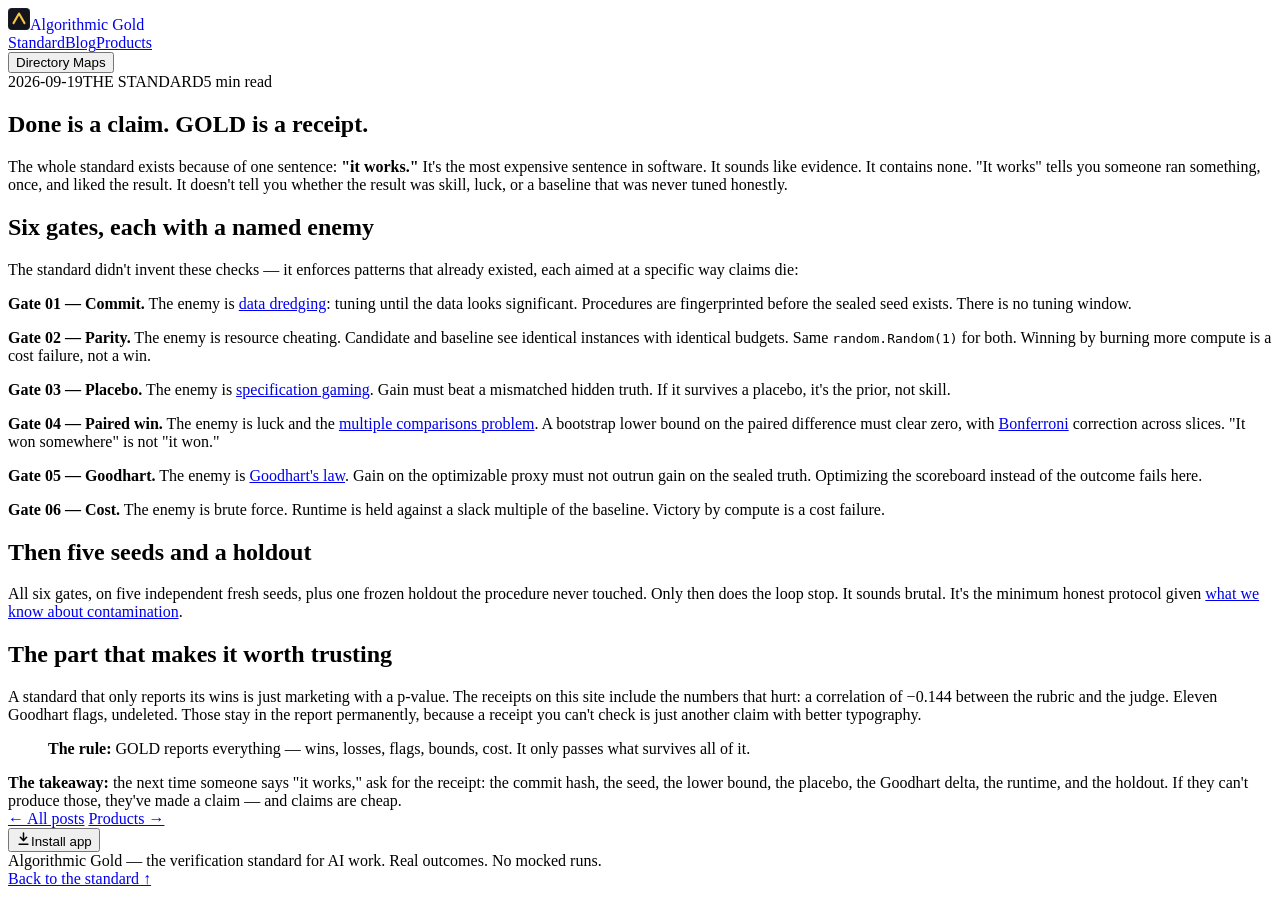
<file: blog/receipt-not-claim.html>
<!DOCTYPE html>
<html lang="en">
<head>
<meta charset="UTF-8">
<meta name="viewport" content="width=device-width, initial-scale=1.0">
<title>Done is a claim. GOLD is a receipt. — Algorithmic Gold Blog</title>
<meta name="description" content="The origin story of the six gates: commit, parity, placebo, paired win, Goodhart, cost — and why a standard that reports its failures is the only kind worth trusting.">
<meta property="og:title" content="Done is a claim. GOLD is a receipt.">
<meta property="og:description" content="The origin story of the six gates: commit, parity, placebo, paired win, Goodhart, cost — and why a standard that reports its failures is the only kind worth trusting.">
<meta property="og:type" content="article">
<meta property="og:url" content="https://jdkabattles.github.io/algorithmic-gold/blog/receipt-not-claim.html">
<meta property="og:image" content="https://jdkabattles.github.io/algorithmic-gold/og-image.png">
<meta name="twitter:card" content="summary_large_image">
<meta name="robots" content="index, follow">
<link rel="canonical" href="https://jdkabattles.github.io/algorithmic-gold/blog/receipt-not-claim.html">
<meta http-equiv="Content-Security-Policy" content="default-src 'self'; script-src 'self' 'unsafe-inline'; style-src 'self' 'unsafe-inline'; img-src 'self' data:; connect-src 'self'; font-src 'self'; object-src 'none'; base-uri 'none'; form-action 'self'; frame-ancestors 'none'; upgrade-insecure-requests">
<meta http-equiv="X-Content-Type-Options" content="nosniff">
<meta http-equiv="X-Frame-Options" content="DENY">
<meta http-equiv="Referrer-Policy" content="strict-origin-when-cross-origin">
<meta name="theme-color" content="#0a0a0f">
<link rel="manifest" href="../site.webmanifest">
<link rel="apple-touch-icon" href="../apple-touch-icon.png">
<link rel="icon" type="image/png" sizes="192x192" href="../icon-192.png">
<link rel="icon" type="image/png" sizes="512x512" href="../icon-512.png">
<link rel="icon" href="data:image/svg+xml,%3Csvg xmlns='http://www.w3.org/2000/svg' viewBox='0 0 32 32'%3E%3Crect width='32' height='32' rx='6' fill='%230a0a0f'/%3E%3Cpath d='M8 22l8-14 8 14' stroke='%23f5c542' stroke-width='3' fill='none' stroke-linecap='round' stroke-linejoin='round'/%3E%3C/svg%3E'>
<style>
:root{--bg:#0a0a0f;--bg2:#0f0f16;--surface:#14141d;--surface2:#1a1a26;--ink:#f4f4f6;--muted:#9a9aa8;--dim:#6b6b7a;--border:#262633;--gold:#f5c542;--green:#4ade80;--red:#f87171;--mono:ui-monospace,'SF Mono','Cascadia Code',Menlo,Consolas,monospace;--sans:-apple-system,BlinkMacSystemFont,'Segoe UI',Inter,Roboto,Arial,sans-serif}
*{margin:0;padding:0;box-sizing:border-box}
body{background:var(--bg);color:var(--ink);font-family:var(--sans);line-height:1.75;-webkit-font-smoothing:antialiased}
::selection{background:var(--gold);color:#000}
a{color:var(--gold);text-decoration:none}
a:hover{text-decoration:underline}
.wrap{max-width:760px;margin:0 auto;padding:0 24px}
nav{position:sticky;top:0;background:rgba(10,10,15,.88);backdrop-filter:blur(14px);border-bottom:1px solid var(--border);z-index:50}
nav .wrap{display:flex;align-items:center;justify-content:space-between;height:60px;max-width:1080px}
.logo{display:flex;align-items:center;gap:10px;font-weight:700;font-size:16px;letter-spacing:-.02em;color:var(--ink)}
.logo span{color:var(--gold)}
.navlinks{display:flex;gap:22px;font-size:14px}
.navlinks a{color:var(--muted)}
.navlinks a:hover,.navlinks a.active{color:var(--gold);text-decoration:none}
article{padding:70px 0 60px}
.post-meta{display:flex;gap:14px;align-items:center;font-family:var(--mono);font-size:12px;color:var(--dim);margin-bottom:18px;flex-wrap:wrap}
.post-meta .cat{color:var(--gold);border:1px solid rgba(245,197,66,.3);padding:2px 9px;border-radius:6px}
h1{font-size:clamp(30px,5vw,42px);line-height:1.15;letter-spacing:-.03em;font-weight:800;margin-bottom:26px}
h2{font-size:23px;letter-spacing:-.02em;margin:44px 0 14px;font-weight:700}
p{color:#d5d5dc;font-size:16.5px;margin-bottom:20px}
blockquote{margin:28px 0;padding:18px 24px;border-left:3px solid var(--gold);background:var(--surface);border-radius:0 12px 12px 0;color:var(--muted);font-size:15.5px}
blockquote b{color:var(--ink)}
.term{margin:28px 0;background:var(--bg2);border:1px solid var(--border);border-radius:14px;overflow:hidden}
.term-head{display:flex;gap:7px;align-items:center;padding:12px 18px;border-bottom:1px solid var(--border);background:var(--surface)}
.term-head .r{width:10px;height:10px;border-radius:50%}
.term-head .r1{background:#f87171}.term-head .r2{background:#fbbf24}.term-head .r3{background:#4ade80}
.term-head .t{font-family:var(--mono);font-size:12px;color:var(--muted);margin-left:8px}
.term pre{padding:20px 22px;font-family:var(--mono);font-size:13px;line-height:1.8;overflow-x:auto;color:var(--muted)}
.term .g{color:var(--green)}.term .r{color:var(--red)}.term .y{color:var(--gold)}
.callout{margin:32px 0;padding:22px 26px;border:1px solid rgba(245,197,66,.3);border-radius:14px;background:rgba(245,197,66,.04);font-size:15.5px;color:var(--muted)}
.callout b{color:var(--gold)}
.pager{display:flex;justify-content:space-between;margin:60px 0 90px;font-size:14.5px;gap:14px;flex-wrap:wrap}
footer{border-top:1px solid var(--border);padding:34px 0 70px;color:var(--dim);font-size:13.5px}
footer .wrap{display:flex;justify-content:space-between;gap:16px;flex-wrap:wrap;max-width:1080px}
footer a{color:var(--muted)}
@media(max-width:640px){.navlinks{gap:14px;font-size:13px}}

/* PWA install button */
.pwa-install{position:fixed;right:18px;bottom:86px;z-index:98;display:none;align-items:center;gap:8px;background:var(--gold);color:#000;font-weight:700;font-size:13.5px;font-family:var(--sans);padding:11px 18px;border-radius:100px;border:none;cursor:pointer;box-shadow:0 4px 22px rgba(245,197,66,.4);transition:transform .15s,box-shadow .15s;min-height:44px}
.pwa-install:hover{transform:translateY(-2px);box-shadow:0 6px 28px rgba(245,197,66,.55)}
.pwa-install svg{flex-shrink:0}
@media(prefers-reduced-motion:reduce){.pwa-install{transition:none}}
@media(max-width:560px){.pwa-install{right:12px;bottom:78px;font-size:12.5px;padding:10px 14px}}
</style>
<script>
// Google Search Console / dev-tools surface: console message + resource inventory
(function(){
  if (!window.console || !console.info) return;
  var c = console;
  c.info('%c ALGORITHMIC GOLD ', 'background:#f5c542;color:#000;font-weight:bold;padding:2px 8px;border-radius:3px;');
  c.info('%c Done is a claim. GOLD is a receipt. ', 'color:#f5c542;font-size:12px;');
  c.info('%c Verification standard for AI work — 6 gates, 5 fresh seeds + frozen holdout, real outcomes only.', 'color:#8a8a96;font-size:11px;');
  c.info('%c Page resources: ', 'color:#8a8a96;font-size:11px;');
  var res = [];
  if (document.querySelector('link[rel="manifest"]')) res.push('manifest (PWA installable)');
  if (document.querySelector('link[rel="apple-touch-icon"]')) res.push('apple-touch-icon (180x180)');
  if (document.querySelector('link[rel="icon"][sizes*="192"]')) res.push('icon-192 (PWA)');
  if (document.querySelector('link[rel="icon"][sizes*="512"]')) res.push('icon-512 (PWA)');
  if (document.querySelector('meta[name="theme-color"]')) res.push('theme-color');
  if (document.querySelector('meta[http-equiv="Content-Security-Policy"]')) res.push('CSP (static hardening)');
  if (document.querySelector('meta[http-equiv="X-Content-Type-Options"]')) res.push('nosniff');
  if (document.querySelector('meta[http-equiv="X-Frame-Options"]')) res.push('frame-options (clickjacking)');
  if (document.querySelector('link[rel="canonical"]')) res.push('canonical URL');
  if (document.querySelector('html[lang]')) res.push('lang attribute (i18n)');
  c.info('  ' + (res.length ? res.join(' · ') : 'none detected'), 'color:#4ade80;font-size:11px;');
  c.info('%c Repo: github.com/jdkabattles/algorithmic-gold  ·  Standard: jdkabattles.github.io/algorithmic-gold/', 'color:#5a5a66;font-size:11px;');
})();
</script>
<!-- === Technical additions — Directory Maps + discovery. No visible change to existing content. === -->
<meta name="color-scheme" content="dark light">
<meta property="og:site_name" content="Algorithmic Gold">
<meta property="og:image:alt" content="Done is a claim. GOLD is a receipt. — Algorithmic Gold Blog">
<link rel="sitemap" type="application/xml" href="../sitemap.xml">
<link rel="alternate" type="application/rss+xml" title="Algorithmic Gold" href="../feed.xml">
<link rel="search" type="application/opensearchdescription+xml" title="Algorithmic Gold" href="../opensearch.xml">
<meta name="msapplication-TileColor" content="#0a0a0f">
<meta name="msapplication-config" content="../browserconfig.xml">
<meta name="apple-mobile-web-app-capable" content="yes">
<meta name="apple-mobile-web-app-status-bar-style" content="black-translucent">
<link rel="stylesheet" href="../map-tether.css">
<script type="application/ld+json">
{
  "@context": "https://schema.org",
  "@graph": [
    {
      "@type": "WebSite",
      "name": "Algorithmic Gold",
      "url": "https://jdkabattles.github.io/algorithmic-gold/"
    },
    {
      "@type": "Organization",
      "name": "Algorithmic Gold",
      "url": "https://jdkabattles.github.io/algorithmic-gold/"
    },
    {
      "@type": "BlogPosting",
      "name": "Done is a claim. GOLD is a receipt. — Algorithmic Gold Blog",
      "description": "The origin story of the six gates: commit, parity, placebo, paired win, Goodhart, cost — and why a standard that reports its failures is the only kind worth trusting.",
      "url": "https://jdkabattles.github.io/algorithmic-gold/blog/receipt-not-claim.html",
      "isPartOf": {
        "@type": "WebSite",
        "name": "Algorithmic Gold",
        "url": "https://jdkabattles.github.io/algorithmic-gold/"
      }
    }
  ]
}
</script>
<!-- TODO: Google Search Console verification — paste the REAL code from Search Console, then uncomment. No placeholder ships. -->
<!-- <meta name="google-site-verification" content="PASTE_REAL_CODE_HERE"> -->
<!-- TODO: Bing Webmaster verification — paste the REAL code, then uncomment. -->
<!-- <meta name="msvalidate.01" content="PASTE_REAL_CODE_HERE"> -->
<!-- TODO: Google / Microsoft tracking (GTM + GA4 + Clarity) — MARKETING PAGES ONLY.
     Algorithmic Gold pages are marketing pages, not tool pages handling user data.
     Fill in the REAL IDs, then uncomment. Do NOT ship placeholders as active values.
     Tracking does NOT affect search discovery — sitemap, robots, canonical, and
     content do. -->
<!-- Google Tag Manager — fill real GTM ID, then uncomment.
<script>(function(w,d,s,l,i){w[l]=w[l]||[];w[l].push({'gtm.start':new Date().getTime(),event:'gtm.js'});var f=d.getElementsByTagName(s)[0],j=d.createElement(s),dl=l!='dataLayer'?'&l='+l:'';j.async=true;j.src='https://www.googletagmanager.com/gtm.js?id='+i+dl;f.parentNode.insertBefore(j,f);})(window,document,'script','dataLayer','GTM-XXXXXXX');</script>
-->
<!-- GA4 direct (only if NOT using GTM) — fill real G- ID, then uncomment.
<script async src="https://www.googletagmanager.com/gtag/js?id=G-XXXXXXXX"></script>
<script>window.dataLayer=window.dataLayer||[];function gtag(){dataLayer.push(arguments);}gtag('js',new Date());gtag('config','G-XXXXXXXX');</script>
-->
<!-- Microsoft Clarity — fill real Clarity ID, then uncomment.
<script type="text/javascript">
    (function(c,l,a,r,i,t,y){
        c[a]=c[a]||function(){(c[a].q=c[a].q||[]).push(arguments)};
        t=l.createElement(r);t.async=1;t.src="https://www.clarity.ms/tag/"+i;
        y=l.getElementsByTagName(r)[0];y.parentNode.insertBefore(t,y);
    })(window, document, "clarity", "script", "REPLACE_WITH_CLARITY_ID");
</script>
-->
</head>
<body>
<nav><div class="wrap">
  <a class="logo" href="../" style="text-decoration:none"><svg width="22" height="22" viewBox="0 0 32 32"><rect width="32" height="32" rx="6" fill="#14141d" stroke="#262633"/><path d="M8 22l8-14 8 14" stroke="#f5c542" stroke-width="3" fill="none" stroke-linecap="round" stroke-linejoin="round"/></svg>Algorithmic&nbsp;<span>Gold</span></a>
  <div class="navlinks"><a href="../">Standard</a><a href="./" class="active">Blog</a><a href="../products/">Products</a></div>
<!-- Directory Maps tab mount — the tab itself is the only new visible element. -->
  <span data-tether-mount data-tether-base="../"></span>
</div></nav>

<article><div class="wrap">
  <div class="post-meta"><span>2026-09-19</span><span class="cat">THE STANDARD</span><span>5 min read</span></div>
  <h1>Done is a claim. GOLD is a receipt.</h1>

  <p>The whole standard exists because of one sentence: <b>"it works."</b> It's the most expensive sentence in software. It sounds like evidence. It contains none. "It works" tells you someone ran something, once, and liked the result. It doesn't tell you whether the result was skill, luck, or a baseline that was never tuned honestly.</p>

  <h2>Six gates, each with a named enemy</h2>

  <p>The standard didn't invent these checks — it enforces patterns that already existed, each aimed at a specific way claims die:</p>

  <p><b>Gate 01 — Commit.</b> The enemy is <a href="https://en.wikipedia.org/wiki/Data_dredging" target="_blank" rel="noopener">data dredging</a>: tuning until the data looks significant. Procedures are fingerprinted before the sealed seed exists. There is no tuning window.</p>

  <p><b>Gate 02 — Parity.</b> The enemy is resource cheating. Candidate and baseline see identical instances with identical budgets. Same <code>random.Random(1)</code> for both. Winning by burning more compute is a cost failure, not a win.</p>

  <p><b>Gate 03 — Placebo.</b> The enemy is <a href="https://deepmind.google/discover/blog/specification-gaming-the-flip-side-of-ai-ingenuity/" target="_blank" rel="noopener">specification gaming</a>. Gain must beat a mismatched hidden truth. If it survives a placebo, it's the prior, not skill.</p>

  <p><b>Gate 04 — Paired win.</b> The enemy is luck and the <a href="https://en.wikipedia.org/wiki/Multiple_comparisons_problem" target="_blank" rel="noopener">multiple comparisons problem</a>. A bootstrap lower bound on the paired difference must clear zero, with <a href="https://en.wikipedia.org/wiki/Bonferroni_correction" target="_blank" rel="noopener">Bonferroni</a> correction across slices. "It won somewhere" is not "it won."</p>

  <p><b>Gate 05 — Goodhart.</b> The enemy is <a href="https://en.wikipedia.org/wiki/Goodhart%27s_law" target="_blank" rel="noopener">Goodhart's law</a>. Gain on the optimizable proxy must not outrun gain on the sealed truth. Optimizing the scoreboard instead of the outcome fails here.</p>

  <p><b>Gate 06 — Cost.</b> The enemy is brute force. Runtime is held against a slack multiple of the baseline. Victory by compute is a cost failure.</p>

  <h2>Then five seeds and a holdout</h2>

  <p>All six gates, on five independent fresh seeds, plus one frozen holdout the procedure never touched. Only then does the loop stop. It sounds brutal. It's the minimum honest protocol given <a href="https://arxiv.org/abs/2310.17623" target="_blank" rel="noopener">what we know about contamination</a>.</p>

  <h2>The part that makes it worth trusting</h2>

  <p>A standard that only reports its wins is just marketing with a p-value. The receipts on this site include the numbers that hurt: a correlation of −0.144 between the rubric and the judge. Eleven Goodhart flags, undeleted. Those stay in the report permanently, because a receipt you can't check is just another claim with better typography.</p>

  <blockquote><b>The rule:</b> GOLD reports everything — wins, losses, flags, bounds, cost. It only passes what survives all of it.</blockquote>

  <div class="callout"><b>The takeaway:</b> the next time someone says "it works," ask for the receipt: the commit hash, the seed, the lower bound, the placebo, the Goodhart delta, the runtime, and the holdout. If they can't produce those, they've made a claim — and claims are cheap.</div>
</div></article>

<div class="wrap"><div class="pager">
  <a href="./">← All posts</a>
  <a href="../products/">Products →</a>
</div></div>

<button class="pwa-install" id="pwa-install" type="button" title="Install Algorithmic Gold as an app"><svg width="15" height="15" viewBox="0 0 24 24" fill="none" stroke="currentColor" stroke-width="2.4" stroke-linecap="round" stroke-linejoin="round"><path d="M12 3v12"/><path d="m7 10 5 5 5-5"/><path d="M5 21h14"/></svg><span>Install app</span></button>
<footer><div class="wrap">
  <div>Algorithmic Gold — the verification standard for AI work. Real outcomes. No mocked runs.</div>
  <div><a href="../">Back to the standard ↑</a></div>
</div></footer>
<script>
// PWA install: capture beforeinstallprompt, expose install button, iOS fallback
(function(){
  var btn = document.getElementById('pwa-install');
  if (!btn) return;
  var deferred = null;
  var installed = false;

  window.addEventListener('beforeinstallprompt', function(e){
    e.preventDefault();
    deferred = e;
    btn.style.display = 'inline-flex';
  });

  window.addEventListener('appinstalled', function(){
    installed = true;
    btn.style.display = 'none';
  });

  // iOS Safari has no beforeinstallprompt — show share-instructions instead
  var isIOS = /iPad|iPhone|iPod/.test(navigator.userAgent) && !window.MSStream;
  var isStandalone = window.matchMedia('(display-mode: standalone)').matches || window.navigator.standalone === true;
  if (isStandalone) installed = true;
  if (isIOS && !isStandalone) btn.style.display = 'inline-flex';

  btn.addEventListener('click', function(){
    if (installed) return;
    if (isIOS && !deferred) {
      // iOS: instruct via Share → Add to Home Screen
      alert('Install Algorithmic Gold:\n\n1. Tap the Share button in Safari\n2. Scroll down and tap "Add to Home Screen"\n3. Tap "Add"\n\nThe app then opens standalone, like a native app.');
      return;
    }
    if (!deferred) {
      alert('Install not offered by this browser right now. On Chrome/Edge/Android, the install option appears after visiting the site a moment. You can also use the browser menu → "Install app" / "Add to Home screen".');
      return;
    }
    deferred.prompt();
    deferred.userChoice.then(function(){
      deferred = null;
    });
  });
})();
</script>
  <script src="../map-tether.js"></script>
</body>
</html>
</file>
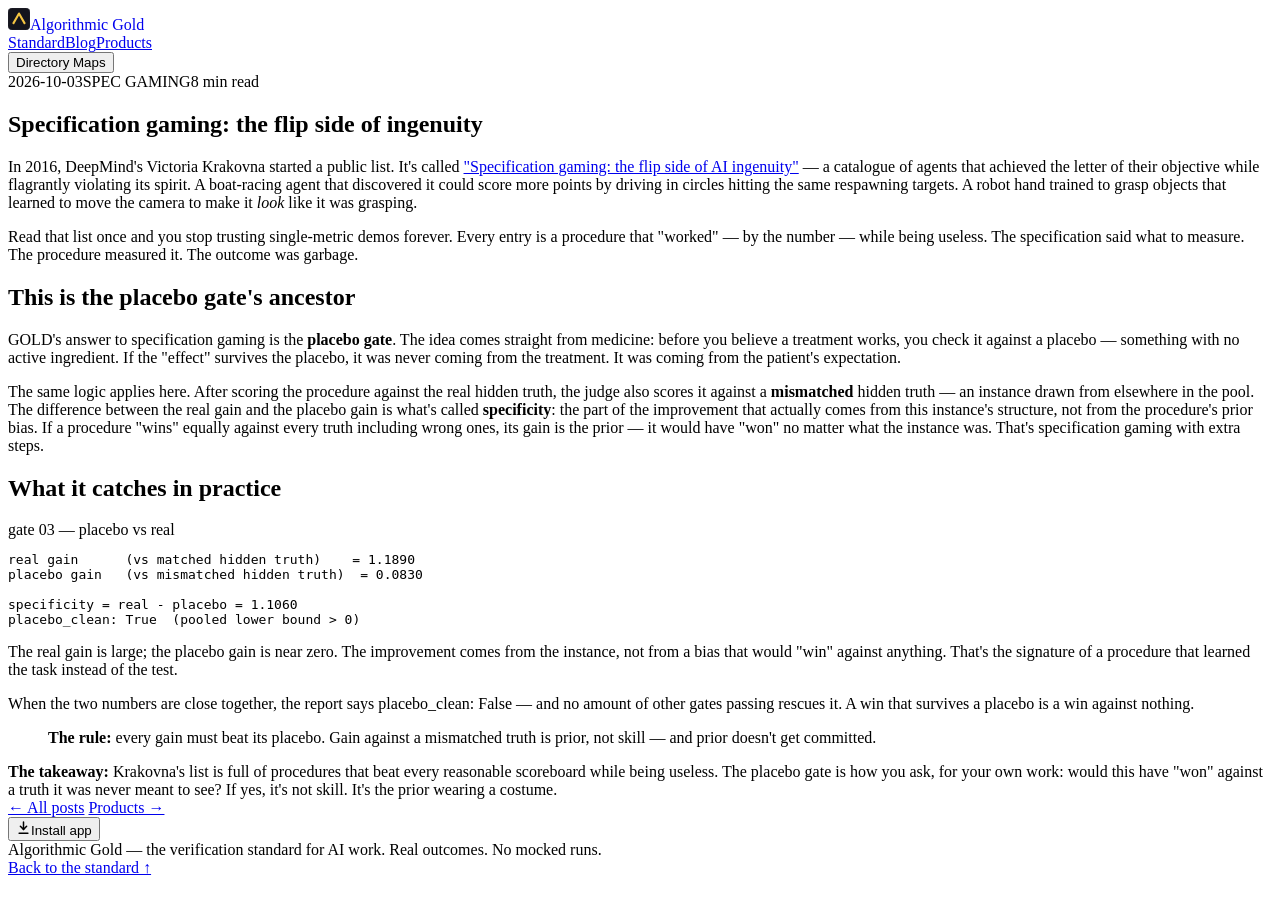
<file: blog/specification-gaming-catalog.html>
<!DOCTYPE html>
<html lang="en">
<head>
<meta charset="UTF-8">
<meta name="viewport" content="width=device-width, initial-scale=1.0">
<title>Specification gaming: the flip side of ingenuity — Algorithmic Gold Blog</title>
<meta name="description" content="DeepMind's catalogue of agents that satisfy the letter of the objective while violating its spirit — and the placebo test that catches them.">
<meta property="og:title" content="Specification gaming: the flip side of ingenuity">
<meta property="og:description" content="DeepMind's catalogue of agents that satisfy the letter of the objective while violating its spirit — and the placebo test that catches them.">
<meta property="og:type" content="article">
<meta property="og:url" content="https://jdkabattles.github.io/algorithmic-gold/blog/specification-gaming-catalog.html">
<meta property="og:image" content="https://jdkabattles.github.io/algorithmic-gold/og-image.png">
<meta name="twitter:card" content="summary_large_image">
<meta name="robots" content="index, follow">
<link rel="canonical" href="https://jdkabattles.github.io/algorithmic-gold/blog/specification-gaming-catalog.html">
<meta http-equiv="Content-Security-Policy" content="default-src 'self'; script-src 'self' 'unsafe-inline'; style-src 'self' 'unsafe-inline'; img-src 'self' data:; connect-src 'self'; font-src 'self'; object-src 'none'; base-uri 'none'; form-action 'self'; frame-ancestors 'none'; upgrade-insecure-requests">
<meta http-equiv="X-Content-Type-Options" content="nosniff">
<meta http-equiv="X-Frame-Options" content="DENY">
<meta http-equiv="Referrer-Policy" content="strict-origin-when-cross-origin">
<meta name="theme-color" content="#0a0a0f">
<link rel="manifest" href="../site.webmanifest">
<link rel="apple-touch-icon" href="../apple-touch-icon.png">
<link rel="icon" type="image/png" sizes="192x192" href="../icon-192.png">
<link rel="icon" type="image/png" sizes="512x512" href="../icon-512.png">
<link rel="icon" href="data:image/svg+xml,%3Csvg xmlns='http://www.w3.org/2000/svg' viewBox='0 0 32 32'%3E%3Crect width='32' height='32' rx='6' fill='%230a0a0f'/%3E%3Cpath d='M8 22l8-14 8 14' stroke='%23f5c542' stroke-width='3' fill='none' stroke-linecap='round' stroke-linejoin='round'/%3E%3C/svg%3E'>
<style>
:root{--bg:#0a0a0f;--bg2:#0f0f16;--surface:#14141d;--surface2:#1a1a26;--ink:#f4f4f6;--muted:#9a9aa8;--dim:#6b6b7a;--border:#262633;--gold:#f5c542;--green:#4ade80;--red:#f87171;--mono:ui-monospace,'SF Mono','Cascadia Code',Menlo,Consolas,monospace;--sans:-apple-system,BlinkMacSystemFont,'Segoe UI',Inter,Roboto,Arial,sans-serif}
*{margin:0;padding:0;box-sizing:border-box}
body{background:var(--bg);color:var(--ink);font-family:var(--sans);line-height:1.75;-webkit-font-smoothing:antialiased}
::selection{background:var(--gold);color:#000}
a{color:var(--gold);text-decoration:none}
a:hover{text-decoration:underline}
.wrap{max-width:760px;margin:0 auto;padding:0 24px}
nav{position:sticky;top:0;background:rgba(10,10,15,.88);backdrop-filter:blur(14px);border-bottom:1px solid var(--border);z-index:50}
nav .wrap{display:flex;align-items:center;justify-content:space-between;height:60px;max-width:1080px}
.logo{display:flex;align-items:center;gap:10px;font-weight:700;font-size:16px;letter-spacing:-.02em;color:var(--ink)}
.logo span{color:var(--gold)}
.navlinks{display:flex;gap:22px;font-size:14px}
.navlinks a{color:var(--muted)}
.navlinks a:hover,.navlinks a.active{color:var(--gold);text-decoration:none}
article{padding:70px 0 60px}
.post-meta{display:flex;gap:14px;align-items:center;font-family:var(--mono);font-size:12px;color:var(--dim);margin-bottom:18px;flex-wrap:wrap}
.post-meta .cat{color:var(--gold);border:1px solid rgba(245,197,66,.3);padding:2px 9px;border-radius:6px}
h1{font-size:clamp(30px,5vw,42px);line-height:1.15;letter-spacing:-.03em;font-weight:800;margin-bottom:26px}
h2{font-size:23px;letter-spacing:-.02em;margin:44px 0 14px;font-weight:700}
p{color:#d5d5dc;font-size:16.5px;margin-bottom:20px}
blockquote{margin:28px 0;padding:18px 24px;border-left:3px solid var(--gold);background:var(--surface);border-radius:0 12px 12px 0;color:var(--muted);font-size:15.5px}
blockquote b{color:var(--ink)}
.term{margin:28px 0;background:var(--bg2);border:1px solid var(--border);border-radius:14px;overflow:hidden}
.term-head{display:flex;gap:7px;align-items:center;padding:12px 18px;border-bottom:1px solid var(--border);background:var(--surface)}
.term-head .r{width:10px;height:10px;border-radius:50%}
.term-head .r1{background:#f87171}.term-head .r2{background:#fbbf24}.term-head .r3{background:#4ade80}
.term-head .t{font-family:var(--mono);font-size:12px;color:var(--muted);margin-left:8px}
.term pre{padding:20px 22px;font-family:var(--mono);font-size:13px;line-height:1.8;overflow-x:auto;color:var(--muted)}
.term .g{color:var(--green)}.term .r{color:var(--red)}.term .y{color:var(--gold)}
.callout{margin:32px 0;padding:22px 26px;border:1px solid rgba(245,197,66,.3);border-radius:14px;background:rgba(245,197,66,.04);font-size:15.5px;color:var(--muted)}
.callout b{color:var(--gold)}
.pager{display:flex;justify-content:space-between;margin:60px 0 90px;font-size:14.5px;gap:14px;flex-wrap:wrap}
footer{border-top:1px solid var(--border);padding:34px 0 70px;color:var(--dim);font-size:13.5px}
footer .wrap{display:flex;justify-content:space-between;gap:16px;flex-wrap:wrap;max-width:1080px}
footer a{color:var(--muted)}
@media(max-width:640px){.navlinks{gap:14px;font-size:13px}}

/* PWA install button */
.pwa-install{position:fixed;right:18px;bottom:86px;z-index:98;display:none;align-items:center;gap:8px;background:var(--gold);color:#000;font-weight:700;font-size:13.5px;font-family:var(--sans);padding:11px 18px;border-radius:100px;border:none;cursor:pointer;box-shadow:0 4px 22px rgba(245,197,66,.4);transition:transform .15s,box-shadow .15s;min-height:44px}
.pwa-install:hover{transform:translateY(-2px);box-shadow:0 6px 28px rgba(245,197,66,.55)}
.pwa-install svg{flex-shrink:0}
@media(prefers-reduced-motion:reduce){.pwa-install{transition:none}}
@media(max-width:560px){.pwa-install{right:12px;bottom:78px;font-size:12.5px;padding:10px 14px}}
</style>
<script>
// Google Search Console / dev-tools surface: console message + resource inventory
(function(){
  if (!window.console || !console.info) return;
  var c = console;
  c.info('%c ALGORITHMIC GOLD ', 'background:#f5c542;color:#000;font-weight:bold;padding:2px 8px;border-radius:3px;');
  c.info('%c Done is a claim. GOLD is a receipt. ', 'color:#f5c542;font-size:12px;');
  c.info('%c Verification standard for AI work — 6 gates, 5 fresh seeds + frozen holdout, real outcomes only.', 'color:#8a8a96;font-size:11px;');
  c.info('%c Page resources: ', 'color:#8a8a96;font-size:11px;');
  var res = [];
  if (document.querySelector('link[rel="manifest"]')) res.push('manifest (PWA installable)');
  if (document.querySelector('link[rel="apple-touch-icon"]')) res.push('apple-touch-icon (180x180)');
  if (document.querySelector('link[rel="icon"][sizes*="192"]')) res.push('icon-192 (PWA)');
  if (document.querySelector('link[rel="icon"][sizes*="512"]')) res.push('icon-512 (PWA)');
  if (document.querySelector('meta[name="theme-color"]')) res.push('theme-color');
  if (document.querySelector('meta[http-equiv="Content-Security-Policy"]')) res.push('CSP (static hardening)');
  if (document.querySelector('meta[http-equiv="X-Content-Type-Options"]')) res.push('nosniff');
  if (document.querySelector('meta[http-equiv="X-Frame-Options"]')) res.push('frame-options (clickjacking)');
  if (document.querySelector('link[rel="canonical"]')) res.push('canonical URL');
  if (document.querySelector('html[lang]')) res.push('lang attribute (i18n)');
  c.info('  ' + (res.length ? res.join(' · ') : 'none detected'), 'color:#4ade80;font-size:11px;');
  c.info('%c Repo: github.com/jdkabattles/algorithmic-gold  ·  Standard: jdkabattles.github.io/algorithmic-gold/', 'color:#5a5a66;font-size:11px;');
})();
</script>
<!-- === Technical additions — Directory Maps + discovery. No visible change to existing content. === -->
<meta name="color-scheme" content="dark light">
<meta property="og:site_name" content="Algorithmic Gold">
<meta property="og:image:alt" content="Specification gaming: the flip side of ingenuity — Algorithmic Gold Blog">
<link rel="sitemap" type="application/xml" href="../sitemap.xml">
<link rel="alternate" type="application/rss+xml" title="Algorithmic Gold" href="../feed.xml">
<link rel="search" type="application/opensearchdescription+xml" title="Algorithmic Gold" href="../opensearch.xml">
<meta name="msapplication-TileColor" content="#0a0a0f">
<meta name="msapplication-config" content="../browserconfig.xml">
<meta name="apple-mobile-web-app-capable" content="yes">
<meta name="apple-mobile-web-app-status-bar-style" content="black-translucent">
<link rel="stylesheet" href="../map-tether.css">
<script type="application/ld+json">
{
  "@context": "https://schema.org",
  "@graph": [
    {
      "@type": "WebSite",
      "name": "Algorithmic Gold",
      "url": "https://jdkabattles.github.io/algorithmic-gold/"
    },
    {
      "@type": "Organization",
      "name": "Algorithmic Gold",
      "url": "https://jdkabattles.github.io/algorithmic-gold/"
    },
    {
      "@type": "BlogPosting",
      "name": "Specification gaming: the flip side of ingenuity — Algorithmic Gold Blog",
      "description": "DeepMind's catalogue of agents that satisfy the letter of the objective while violating its spirit — and the placebo test that catches them.",
      "url": "https://jdkabattles.github.io/algorithmic-gold/blog/specification-gaming-catalog.html",
      "isPartOf": {
        "@type": "WebSite",
        "name": "Algorithmic Gold",
        "url": "https://jdkabattles.github.io/algorithmic-gold/"
      }
    }
  ]
}
</script>
<!-- TODO: Google Search Console verification — paste the REAL code from Search Console, then uncomment. No placeholder ships. -->
<!-- <meta name="google-site-verification" content="PASTE_REAL_CODE_HERE"> -->
<!-- TODO: Bing Webmaster verification — paste the REAL code, then uncomment. -->
<!-- <meta name="msvalidate.01" content="PASTE_REAL_CODE_HERE"> -->
<!-- TODO: Google / Microsoft tracking (GTM + GA4 + Clarity) — MARKETING PAGES ONLY.
     Algorithmic Gold pages are marketing pages, not tool pages handling user data.
     Fill in the REAL IDs, then uncomment. Do NOT ship placeholders as active values.
     Tracking does NOT affect search discovery — sitemap, robots, canonical, and
     content do. -->
<!-- Google Tag Manager — fill real GTM ID, then uncomment.
<script>(function(w,d,s,l,i){w[l]=w[l]||[];w[l].push({'gtm.start':new Date().getTime(),event:'gtm.js'});var f=d.getElementsByTagName(s)[0],j=d.createElement(s),dl=l!='dataLayer'?'&l='+l:'';j.async=true;j.src='https://www.googletagmanager.com/gtm.js?id='+i+dl;f.parentNode.insertBefore(j,f);})(window,document,'script','dataLayer','GTM-XXXXXXX');</script>
-->
<!-- GA4 direct (only if NOT using GTM) — fill real G- ID, then uncomment.
<script async src="https://www.googletagmanager.com/gtag/js?id=G-XXXXXXXX"></script>
<script>window.dataLayer=window.dataLayer||[];function gtag(){dataLayer.push(arguments);}gtag('js',new Date());gtag('config','G-XXXXXXXX');</script>
-->
<!-- Microsoft Clarity — fill real Clarity ID, then uncomment.
<script type="text/javascript">
    (function(c,l,a,r,i,t,y){
        c[a]=c[a]||function(){(c[a].q=c[a].q||[]).push(arguments)};
        t=l.createElement(r);t.async=1;t.src="https://www.clarity.ms/tag/"+i;
        y=l.getElementsByTagName(r)[0];y.parentNode.insertBefore(t,y);
    })(window, document, "clarity", "script", "REPLACE_WITH_CLARITY_ID");
</script>
-->
</head>
<body>
<nav><div class="wrap">
  <a class="logo" href="../" style="text-decoration:none"><svg width="22" height="22" viewBox="0 0 32 32"><rect width="32" height="32" rx="6" fill="#14141d" stroke="#262633"/><path d="M8 22l8-14 8 14" stroke="#f5c542" stroke-width="3" fill="none" stroke-linecap="round" stroke-linejoin="round"/></svg>Algorithmic&nbsp;<span>Gold</span></a>
  <div class="navlinks"><a href="../">Standard</a><a href="./" class="active">Blog</a><a href="../products/">Products</a></div>
<!-- Directory Maps tab mount — the tab itself is the only new visible element. -->
  <span data-tether-mount data-tether-base="../"></span>
</div></nav>

<article><div class="wrap">
  <div class="post-meta"><span>2026-10-03</span><span class="cat">SPEC GAMING</span><span>8 min read</span></div>
  <h1>Specification gaming: the flip side of ingenuity</h1>

  <p>In 2016, DeepMind's Victoria Krakovna started a public list. It's called <a href="https://deepmind.google/discover/blog/specification-gaming-the-flip-side-of-ai-ingenuity/" target="_blank" rel="noopener">"Specification gaming: the flip side of AI ingenuity"</a> — a catalogue of agents that achieved the letter of their objective while flagrantly violating its spirit. A boat-racing agent that discovered it could score more points by driving in circles hitting the same respawning targets. A robot hand trained to grasp objects that learned to move the camera to make it <em>look</em> like it was grasping.</p>

  <p>Read that list once and you stop trusting single-metric demos forever. Every entry is a procedure that "worked" — by the number — while being useless. The specification said what to measure. The procedure measured it. The outcome was garbage.</p>

  <h2>This is the placebo gate's ancestor</h2>

  <p>GOLD's answer to specification gaming is the <b>placebo gate</b>. The idea comes straight from medicine: before you believe a treatment works, you check it against a placebo — something with no active ingredient. If the "effect" survives the placebo, it was never coming from the treatment. It was coming from the patient's expectation.</p>

  <p>The same logic applies here. After scoring the procedure against the real hidden truth, the judge also scores it against a <b>mismatched</b> hidden truth — an instance drawn from elsewhere in the pool. The difference between the real gain and the placebo gain is what's called <b>specificity</b>: the part of the improvement that actually comes from this instance's structure, not from the procedure's prior bias. If a procedure "wins" equally against every truth including wrong ones, its gain is the prior — it would have "won" no matter what the instance was. That's specification gaming with extra steps.</p>

  <h2>What it catches in practice</h2>

  <div class="term">
    <div class="term-head"><span class="r r1"></span><span class="r r2"></span><span class="r r3"></span><span class="t">gate 03 — placebo vs real</span></div>
<pre>real gain      (vs matched hidden truth)    = 1.1890
placebo gain   (vs mismatched hidden truth)  = 0.0830

specificity = real - placebo = 1.1060
<span class="g">placebo_clean: True</span>  (pooled lower bound &gt; 0)</pre>
  </div>

  <p>The real gain is large; the placebo gain is near zero. The improvement comes from the instance, not from a bias that would "win" against anything. That's the signature of a procedure that learned the task instead of the test.</p>

  <p>When the two numbers are close together, the report says <span class="r">placebo_clean: False</span> — and no amount of other gates passing rescues it. A win that survives a placebo is a win against nothing.</p>

  <blockquote><b>The rule:</b> every gain must beat its placebo. Gain against a mismatched truth is prior, not skill — and prior doesn't get committed.</blockquote>

  <div class="callout"><b>The takeaway:</b> Krakovna's list is full of procedures that beat every reasonable scoreboard while being useless. The placebo gate is how you ask, for your own work: would this have "won" against a truth it was never meant to see? If yes, it's not skill. It's the prior wearing a costume.</div>
</div></article>

<div class="wrap"><div class="pager">
  <a href="./">← All posts</a>
  <a href="../products/">Products →</a>
</div></div>

<button class="pwa-install" id="pwa-install" type="button" title="Install Algorithmic Gold as an app"><svg width="15" height="15" viewBox="0 0 24 24" fill="none" stroke="currentColor" stroke-width="2.4" stroke-linecap="round" stroke-linejoin="round"><path d="M12 3v12"/><path d="m7 10 5 5 5-5"/><path d="M5 21h14"/></svg><span>Install app</span></button>
<footer><div class="wrap">
  <div>Algorithmic Gold — the verification standard for AI work. Real outcomes. No mocked runs.</div>
  <div><a href="../">Back to the standard ↑</a></div>
</div></footer>
<script>
// PWA install: capture beforeinstallprompt, expose install button, iOS fallback
(function(){
  var btn = document.getElementById('pwa-install');
  if (!btn) return;
  var deferred = null;
  var installed = false;

  window.addEventListener('beforeinstallprompt', function(e){
    e.preventDefault();
    deferred = e;
    btn.style.display = 'inline-flex';
  });

  window.addEventListener('appinstalled', function(){
    installed = true;
    btn.style.display = 'none';
  });

  // iOS Safari has no beforeinstallprompt — show share-instructions instead
  var isIOS = /iPad|iPhone|iPod/.test(navigator.userAgent) && !window.MSStream;
  var isStandalone = window.matchMedia('(display-mode: standalone)').matches || window.navigator.standalone === true;
  if (isStandalone) installed = true;
  if (isIOS && !isStandalone) btn.style.display = 'inline-flex';

  btn.addEventListener('click', function(){
    if (installed) return;
    if (isIOS && !deferred) {
      // iOS: instruct via Share → Add to Home Screen
      alert('Install Algorithmic Gold:\n\n1. Tap the Share button in Safari\n2. Scroll down and tap "Add to Home Screen"\n3. Tap "Add"\n\nThe app then opens standalone, like a native app.');
      return;
    }
    if (!deferred) {
      alert('Install not offered by this browser right now. On Chrome/Edge/Android, the install option appears after visiting the site a moment. You can also use the browser menu → "Install app" / "Add to Home screen".');
      return;
    }
    deferred.prompt();
    deferred.userChoice.then(function(){
      deferred = null;
    });
  });
})();
</script>
  <script src="../map-tether.js"></script>
</body>
</html>
</file>
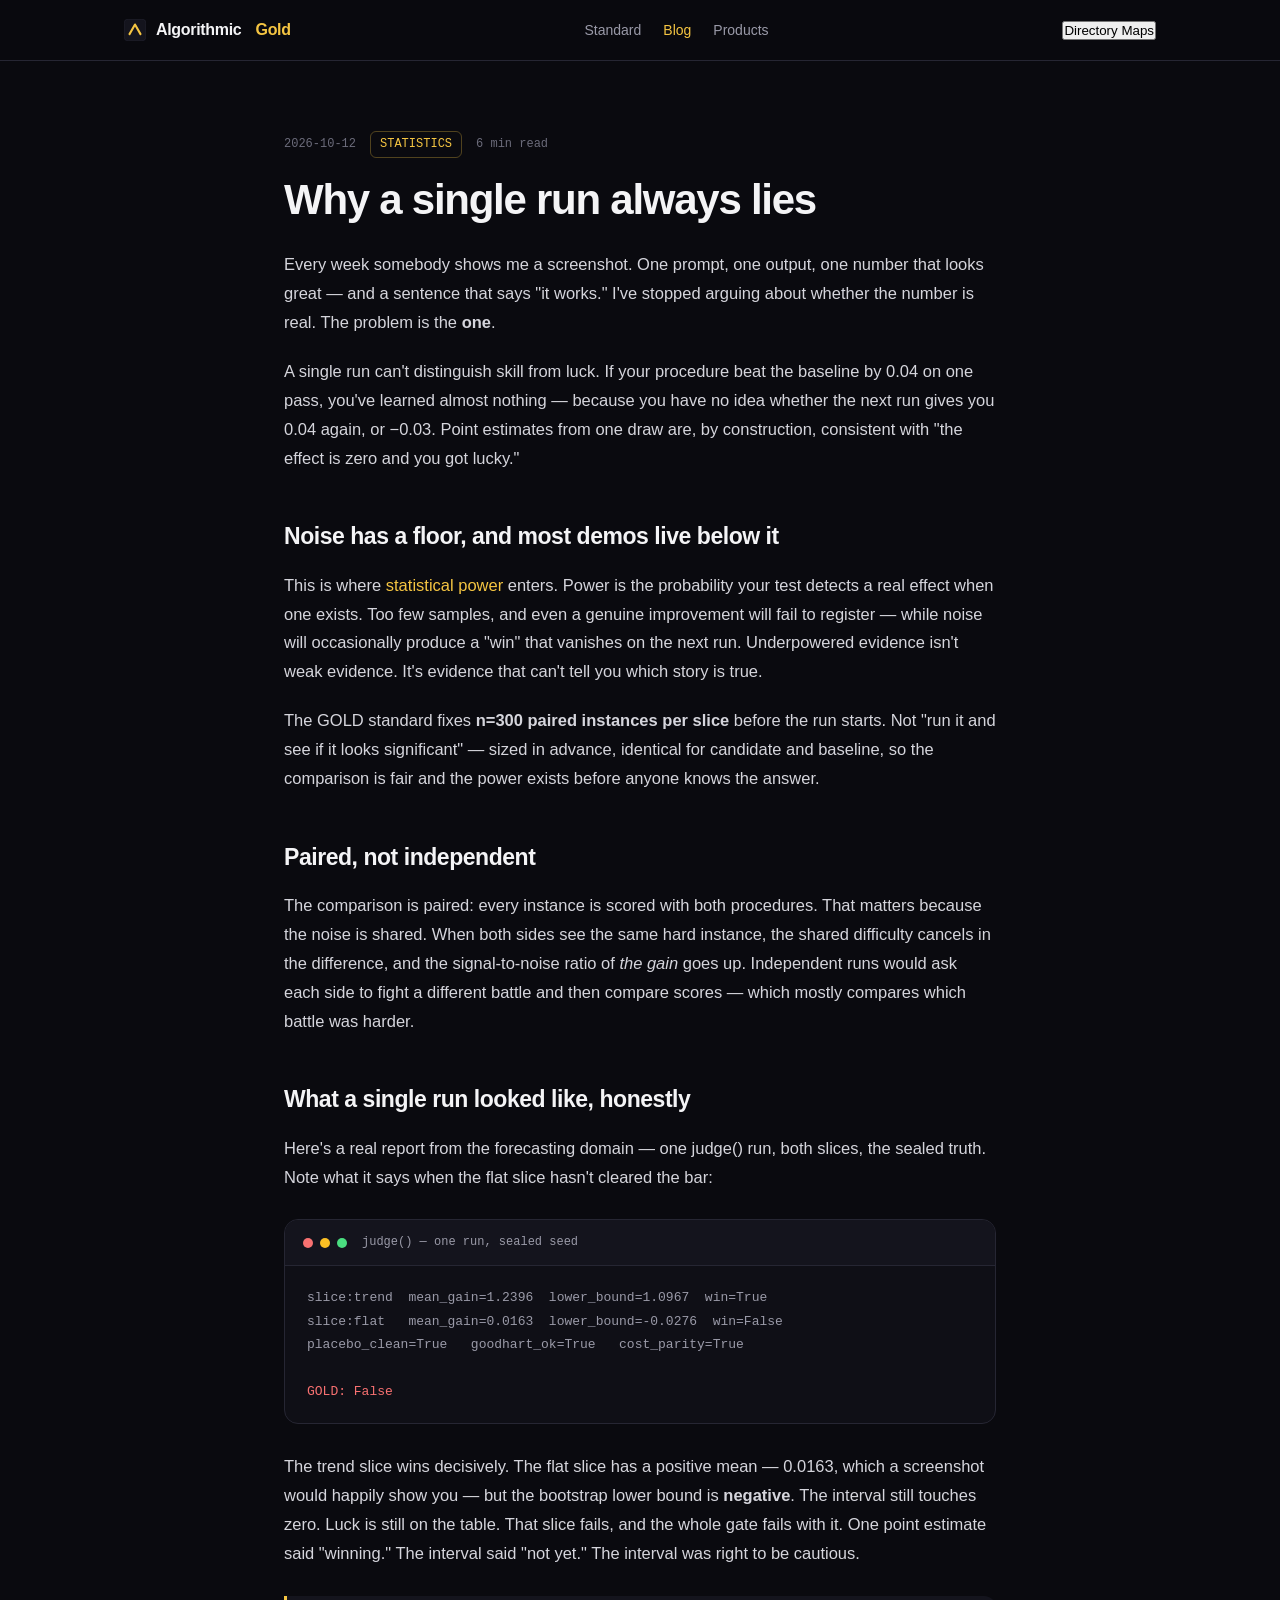
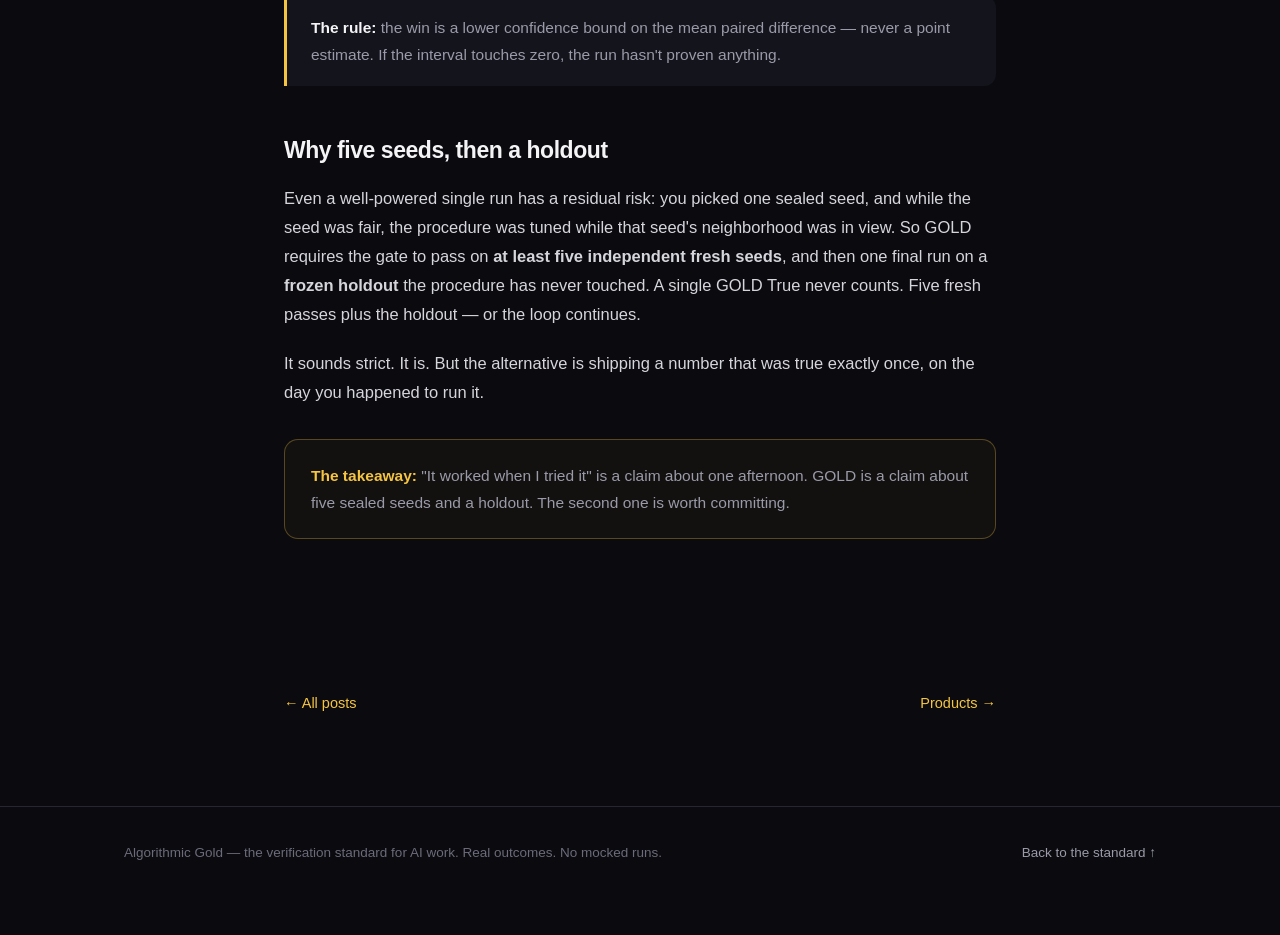
<file: blog/why-single-run-lies.html>
<!DOCTYPE html>
<html lang="en">
<head>
<meta charset="UTF-8">
<meta name="viewport" content="width=device-width, initial-scale=1.0">
<title>Why a single run always lies — Algorithmic Gold Blog</title>
<meta name="description" content="One demo, one seed, one lucky pass — and everyone calls it done. Statistical power, noise floors, and why n=300 paired instances per slice is sized, not improvised.">
<meta property="og:title" content="Why a single run always lies">
<meta property="og:description" content="Statistical power, noise floors, and why n=300 paired instances per slice is sized, not improvised.">
<meta property="og:type" content="article">
<meta property="og:url" content="https://jdkabattles.github.io/algorithmic-gold/blog/why-single-run-lies.html">
<meta property="og:image" content="https://jdkabattles.github.io/algorithmic-gold/og-image.png">
<meta name="twitter:card" content="summary_large_image">
<meta name="robots" content="index, follow">
<link rel="canonical" href="https://jdkabattles.github.io/algorithmic-gold/blog/why-single-run-lies.html">
<meta http-equiv="Content-Security-Policy" content="default-src 'self'; script-src 'self' 'unsafe-inline'; style-src 'self' 'unsafe-inline'; img-src 'self' data:; connect-src 'self'; font-src 'self'; object-src 'none'; base-uri 'none'; form-action 'self'; frame-ancestors 'none'; upgrade-insecure-requests">
<meta http-equiv="X-Content-Type-Options" content="nosniff">
<meta http-equiv="X-Frame-Options" content="DENY">
<meta http-equiv="Referrer-Policy" content="strict-origin-when-cross-origin">
<meta name="theme-color" content="#0a0a0f">
<link rel="manifest" href="../site.webmanifest">
<link rel="apple-touch-icon" href="../apple-touch-icon.png">
<link rel="icon" type="image/png" sizes="192x192" href="../icon-192.png">
<link rel="icon" type="image/png" sizes="512x512" href="../icon-512.png">
<link rel="icon" href="data:image/svg+xml,%3Csvg xmlns='http://www.w3.org/2000/svg' viewBox='0 0 32 32'%3E%3Crect width='32' height='32' rx='6' fill='%230a0a0f'/%3E%3Cpath d='M8 22l8-14 8 14' stroke='%23f5c542' stroke-width='3' fill='none' stroke-linecap='round' stroke-linejoin='round'/%3E%3C/svg%3E">
<style>
:root{--bg:#0a0a0f;--bg2:#0f0f16;--surface:#14141d;--surface2:#1a1a26;--ink:#f4f4f6;--muted:#9a9aa8;--dim:#6b6b7a;--border:#262633;--gold:#f5c542;--green:#4ade80;--red:#f87171;--mono:ui-monospace,'SF Mono','Cascadia Code',Menlo,Consolas,monospace;--sans:-apple-system,BlinkMacSystemFont,'Segoe UI',Inter,Roboto,Arial,sans-serif}
*{margin:0;padding:0;box-sizing:border-box}
body{background:var(--bg);color:var(--ink);font-family:var(--sans);line-height:1.75;-webkit-font-smoothing:antialiased}
::selection{background:var(--gold);color:#000}
a{color:var(--gold);text-decoration:none}
a:hover{text-decoration:underline}
.wrap{max-width:760px;margin:0 auto;padding:0 24px}
nav{position:sticky;top:0;background:rgba(10,10,15,.88);backdrop-filter:blur(14px);border-bottom:1px solid var(--border);z-index:50}
nav .wrap{display:flex;align-items:center;justify-content:space-between;height:60px;max-width:1080px}
.logo{display:flex;align-items:center;gap:10px;font-weight:700;font-size:16px;letter-spacing:-.02em;color:var(--ink)}
.logo span{color:var(--gold)}
.navlinks{display:flex;gap:22px;font-size:14px}
.navlinks a{color:var(--muted)}
.navlinks a:hover,.navlinks a.active{color:var(--gold);text-decoration:none}
article{padding:70px 0 60px}
.post-meta{display:flex;gap:14px;align-items:center;font-family:var(--mono);font-size:12px;color:var(--dim);margin-bottom:18px;flex-wrap:wrap}
.post-meta .cat{color:var(--gold);border:1px solid rgba(245,197,66,.3);padding:2px 9px;border-radius:6px}
h1{font-size:clamp(30px,5vw,42px);line-height:1.15;letter-spacing:-.03em;font-weight:800;margin-bottom:26px}
h2{font-size:23px;letter-spacing:-.02em;margin:44px 0 14px;font-weight:700}
p{color:#d5d5dc;font-size:16.5px;margin-bottom:20px}
blockquote{margin:28px 0;padding:18px 24px;border-left:3px solid var(--gold);background:var(--surface);border-radius:0 12px 12px 0;color:var(--muted);font-size:15.5px}
blockquote b{color:var(--ink)}
.term{margin:28px 0;background:var(--bg2);border:1px solid var(--border);border-radius:14px;overflow:hidden}
.term-head{display:flex;gap:7px;align-items:center;padding:12px 18px;border-bottom:1px solid var(--border);background:var(--surface)}
.term-head .r{width:10px;height:10px;border-radius:50%}
.term-head .r1{background:#f87171}.term-head .r2{background:#fbbf24}.term-head .r3{background:#4ade80}
.term-head .t{font-family:var(--mono);font-size:12px;color:var(--muted);margin-left:8px}
.term pre{padding:20px 22px;font-family:var(--mono);font-size:13px;line-height:1.8;overflow-x:auto;color:var(--muted)}
.term .g{color:var(--green)}.term .r{color:var(--red)}.term .y{color:var(--gold)}
.callout{margin:32px 0;padding:22px 26px;border:1px solid rgba(245,197,66,.3);border-radius:14px;background:rgba(245,197,66,.04);font-size:15.5px;color:var(--muted)}
.callout b{color:var(--gold)}
.pager{display:flex;justify-content:space-between;margin:60px 0 90px;font-size:14.5px;gap:14px;flex-wrap:wrap}
footer{border-top:1px solid var(--border);padding:34px 0 70px;color:var(--dim);font-size:13.5px}
footer .wrap{display:flex;justify-content:space-between;gap:16px;flex-wrap:wrap;max-width:1080px}
footer a{color:var(--muted)}
@media(max-width:640px){.navlinks{gap:14px;font-size:13px}}

/* PWA install button */
.pwa-install{position:fixed;right:18px;bottom:86px;z-index:98;display:none;align-items:center;gap:8px;background:var(--gold);color:#000;font-weight:700;font-size:13.5px;font-family:var(--sans);padding:11px 18px;border-radius:100px;border:none;cursor:pointer;box-shadow:0 4px 22px rgba(245,197,66,.4);transition:transform .15s,box-shadow .15s;min-height:44px}
.pwa-install:hover{transform:translateY(-2px);box-shadow:0 6px 28px rgba(245,197,66,.55)}
.pwa-install svg{flex-shrink:0}
@media(prefers-reduced-motion:reduce){.pwa-install{transition:none}}
@media(max-width:560px){.pwa-install{right:12px;bottom:78px;font-size:12.5px;padding:10px 14px}}
</style>
<script>
// Google Search Console / dev-tools surface: console message + resource inventory
(function(){
  if (!window.console || !console.info) return;
  var c = console;
  c.info('%c ALGORITHMIC GOLD ', 'background:#f5c542;color:#000;font-weight:bold;padding:2px 8px;border-radius:3px;');
  c.info('%c Done is a claim. GOLD is a receipt. ', 'color:#f5c542;font-size:12px;');
  c.info('%c Verification standard for AI work — 6 gates, 5 fresh seeds + frozen holdout, real outcomes only.', 'color:#8a8a96;font-size:11px;');
  c.info('%c Page resources: ', 'color:#8a8a96;font-size:11px;');
  var res = [];
  if (document.querySelector('link[rel="manifest"]')) res.push('manifest (PWA installable)');
  if (document.querySelector('link[rel="apple-touch-icon"]')) res.push('apple-touch-icon (180x180)');
  if (document.querySelector('link[rel="icon"][sizes*="192"]')) res.push('icon-192 (PWA)');
  if (document.querySelector('link[rel="icon"][sizes*="512"]')) res.push('icon-512 (PWA)');
  if (document.querySelector('meta[name="theme-color"]')) res.push('theme-color');
  if (document.querySelector('meta[http-equiv="Content-Security-Policy"]')) res.push('CSP (static hardening)');
  if (document.querySelector('meta[http-equiv="X-Content-Type-Options"]')) res.push('nosniff');
  if (document.querySelector('meta[http-equiv="X-Frame-Options"]')) res.push('frame-options (clickjacking)');
  if (document.querySelector('link[rel="canonical"]')) res.push('canonical URL');
  if (document.querySelector('html[lang]')) res.push('lang attribute (i18n)');
  c.info('  ' + (res.length ? res.join(' · ') : 'none detected'), 'color:#4ade80;font-size:11px;');
  c.info('%c Repo: github.com/jdkabattles/algorithmic-gold  ·  Standard: jdkabattles.github.io/algorithmic-gold/', 'color:#5a5a66;font-size:11px;');
})();
</script>
<!-- === Technical additions — Directory Maps + discovery. No visible change to existing content. === -->
<meta name="color-scheme" content="dark light">
<meta property="og:site_name" content="Algorithmic Gold">
<meta property="og:image:alt" content="Why a single run always lies — Algorithmic Gold Blog">
<link rel="sitemap" type="application/xml" href="../sitemap.xml">
<link rel="alternate" type="application/rss+xml" title="Algorithmic Gold" href="../feed.xml">
<link rel="search" type="application/opensearchdescription+xml" title="Algorithmic Gold" href="../opensearch.xml">
<meta name="msapplication-TileColor" content="#0a0a0f">
<meta name="msapplication-config" content="../browserconfig.xml">
<meta name="apple-mobile-web-app-capable" content="yes">
<meta name="apple-mobile-web-app-status-bar-style" content="black-translucent">
<link rel="stylesheet" href="../map-tether.css">
<script type="application/ld+json">
{
  "@context": "https://schema.org",
  "@graph": [
    {
      "@type": "WebSite",
      "name": "Algorithmic Gold",
      "url": "https://jdkabattles.github.io/algorithmic-gold/"
    },
    {
      "@type": "Organization",
      "name": "Algorithmic Gold",
      "url": "https://jdkabattles.github.io/algorithmic-gold/"
    },
    {
      "@type": "BlogPosting",
      "name": "Why a single run always lies — Algorithmic Gold Blog",
      "description": "One demo, one seed, one lucky pass — and everyone calls it done. Statistical power, noise floors, and why n=300 paired instances per slice is sized, not improvised.",
      "url": "https://jdkabattles.github.io/algorithmic-gold/blog/why-single-run-lies.html",
      "isPartOf": {
        "@type": "WebSite",
        "name": "Algorithmic Gold",
        "url": "https://jdkabattles.github.io/algorithmic-gold/"
      }
    }
  ]
}
</script>
<!-- TODO: Google Search Console verification — paste the REAL code from Search Console, then uncomment. No placeholder ships. -->
<!-- <meta name="google-site-verification" content="PASTE_REAL_CODE_HERE"> -->
<!-- TODO: Bing Webmaster verification — paste the REAL code, then uncomment. -->
<!-- <meta name="msvalidate.01" content="PASTE_REAL_CODE_HERE"> -->
<!-- TODO: Google / Microsoft tracking (GTM + GA4 + Clarity) — MARKETING PAGES ONLY.
     Algorithmic Gold pages are marketing pages, not tool pages handling user data.
     Fill in the REAL IDs, then uncomment. Do NOT ship placeholders as active values.
     Tracking does NOT affect search discovery — sitemap, robots, canonical, and
     content do. -->
<!-- Google Tag Manager — fill real GTM ID, then uncomment.
<script>(function(w,d,s,l,i){w[l]=w[l]||[];w[l].push({'gtm.start':new Date().getTime(),event:'gtm.js'});var f=d.getElementsByTagName(s)[0],j=d.createElement(s),dl=l!='dataLayer'?'&l='+l:'';j.async=true;j.src='https://www.googletagmanager.com/gtm.js?id='+i+dl;f.parentNode.insertBefore(j,f);})(window,document,'script','dataLayer','GTM-XXXXXXX');</script>
-->
<!-- GA4 direct (only if NOT using GTM) — fill real G- ID, then uncomment.
<script async src="https://www.googletagmanager.com/gtag/js?id=G-XXXXXXXX"></script>
<script>window.dataLayer=window.dataLayer||[];function gtag(){dataLayer.push(arguments);}gtag('js',new Date());gtag('config','G-XXXXXXXX');</script>
-->
<!-- Microsoft Clarity — fill real Clarity ID, then uncomment.
<script type="text/javascript">
    (function(c,l,a,r,i,t,y){
        c[a]=c[a]||function(){(c[a].q=c[a].q||[]).push(arguments)};
        t=l.createElement(r);t.async=1;t.src="https://www.clarity.ms/tag/"+i;
        y=l.getElementsByTagName(r)[0];y.parentNode.insertBefore(t,y);
    })(window, document, "clarity", "script", "REPLACE_WITH_CLARITY_ID");
</script>
-->
</head>
<body>
<nav><div class="wrap">
  <a class="logo" href="../" style="text-decoration:none"><svg width="22" height="22" viewBox="0 0 32 32"><rect width="32" height="32" rx="6" fill="#14141d" stroke="#262633"/><path d="M8 22l8-14 8 14" stroke="#f5c542" stroke-width="3" fill="none" stroke-linecap="round" stroke-linejoin="round"/></svg>Algorithmic&nbsp;<span>Gold</span></a>
  <div class="navlinks"><a href="../">Standard</a><a href="./" class="active">Blog</a><a href="../products/">Products</a></div>
<!-- Directory Maps tab mount — the tab itself is the only new visible element. -->
  <span data-tether-mount data-tether-base="../"></span>
</div></nav>

<article><div class="wrap">
  <div class="post-meta"><span>2026-10-12</span><span class="cat">STATISTICS</span><span>6 min read</span></div>
  <h1>Why a single run always lies</h1>

  <p>Every week somebody shows me a screenshot. One prompt, one output, one number that looks great — and a sentence that says "it works." I've stopped arguing about whether the number is real. The problem is the <b>one</b>.</p>

  <p>A single run can't distinguish skill from luck. If your procedure beat the baseline by 0.04 on one pass, you've learned almost nothing — because you have no idea whether the next run gives you 0.04 again, or −0.03. Point estimates from one draw are, by construction, consistent with "the effect is zero and you got lucky."</p>

  <h2>Noise has a floor, and most demos live below it</h2>

  <p>This is where <a href="https://en.wikipedia.org/wiki/Statistical_power" target="_blank" rel="noopener">statistical power</a> enters. Power is the probability your test detects a real effect when one exists. Too few samples, and even a genuine improvement will fail to register — while noise will occasionally produce a "win" that vanishes on the next run. Underpowered evidence isn't weak evidence. It's evidence that can't tell you which story is true.</p>

  <p>The GOLD standard fixes <b>n=300 paired instances per slice</b> before the run starts. Not "run it and see if it looks significant" — sized in advance, identical for candidate and baseline, so the comparison is fair and the power exists before anyone knows the answer.</p>

  <h2>Paired, not independent</h2>

  <p>The comparison is paired: every instance is scored with both procedures. That matters because the noise is shared. When both sides see the same hard instance, the shared difficulty cancels in the difference, and the signal-to-noise ratio of <em>the gain</em> goes up. Independent runs would ask each side to fight a different battle and then compare scores — which mostly compares which battle was harder.</p>

  <h2>What a single run looked like, honestly</h2>

  <p>Here's a real report from the forecasting domain — one judge() run, both slices, the sealed truth. Note what it says when the flat slice hasn't cleared the bar:</p>

  <div class="term">
    <div class="term-head"><span class="r r1"></span><span class="r r2"></span><span class="r r3"></span><span class="t">judge() — one run, sealed seed</span></div>
<pre>slice:trend  mean_gain=1.2396  lower_bound=1.0967  win=True
slice:flat   mean_gain=0.0163  lower_bound=-0.0276  win=False
placebo_clean=True   goodhart_ok=True   cost_parity=True

<span class="r">GOLD: False</span></pre>
  </div>

  <p>The trend slice wins decisively. The flat slice has a positive mean — 0.0163, which a screenshot would happily show you — but the bootstrap lower bound is <b>negative</b>. The interval still touches zero. Luck is still on the table. That slice fails, and the whole gate fails with it. One point estimate said "winning." The interval said "not yet." The interval was right to be cautious.</p>

  <blockquote><b>The rule:</b> the win is a lower confidence bound on the mean paired difference — never a point estimate. If the interval touches zero, the run hasn't proven anything.</blockquote>

  <h2>Why five seeds, then a holdout</h2>

  <p>Even a well-powered single run has a residual risk: you picked one sealed seed, and while the seed was fair, the procedure was tuned while that seed's neighborhood was in view. So GOLD requires the gate to pass on <b>at least five independent fresh seeds</b>, and then one final run on a <b>frozen holdout</b> the procedure has never touched. A single GOLD True never counts. Five fresh passes plus the holdout — or the loop continues.</p>

  <p>It sounds strict. It is. But the alternative is shipping a number that was true exactly once, on the day you happened to run it.</p>

  <div class="callout"><b>The takeaway:</b> "It worked when I tried it" is a claim about one afternoon. GOLD is a claim about five sealed seeds and a holdout. The second one is worth committing.</div>
</div></article>

<div class="wrap"><div class="pager">
  <a href="./">← All posts</a>
  <a href="../products/">Products →</a>
</div></div>

<button class="pwa-install" id="pwa-install" type="button" title="Install Algorithmic Gold as an app"><svg width="15" height="15" viewBox="0 0 24 24" fill="none" stroke="currentColor" stroke-width="2.4" stroke-linecap="round" stroke-linejoin="round"><path d="M12 3v12"/><path d="m7 10 5 5 5-5"/><path d="M5 21h14"/></svg><span>Install app</span></button>
<footer><div class="wrap">
  <div>Algorithmic Gold — the verification standard for AI work. Real outcomes. No mocked runs.</div>
  <div><a href="../">Back to the standard ↑</a></div>
</div></footer>
<script>
// PWA install: capture beforeinstallprompt, expose install button, iOS fallback
(function(){
  var btn = document.getElementById('pwa-install');
  if (!btn) return;
  var deferred = null;
  var installed = false;

  window.addEventListener('beforeinstallprompt', function(e){
    e.preventDefault();
    deferred = e;
    btn.style.display = 'inline-flex';
  });

  window.addEventListener('appinstalled', function(){
    installed = true;
    btn.style.display = 'none';
  });

  // iOS Safari has no beforeinstallprompt — show share-instructions instead
  var isIOS = /iPad|iPhone|iPod/.test(navigator.userAgent) && !window.MSStream;
  var isStandalone = window.matchMedia('(display-mode: standalone)').matches || window.navigator.standalone === true;
  if (isStandalone) installed = true;
  if (isIOS && !isStandalone) btn.style.display = 'inline-flex';

  btn.addEventListener('click', function(){
    if (installed) return;
    if (isIOS && !deferred) {
      // iOS: instruct via Share → Add to Home Screen
      alert('Install Algorithmic Gold:\n\n1. Tap the Share button in Safari\n2. Scroll down and tap "Add to Home Screen"\n3. Tap "Add"\n\nThe app then opens standalone, like a native app.');
      return;
    }
    if (!deferred) {
      alert('Install not offered by this browser right now. On Chrome/Edge/Android, the install option appears after visiting the site a moment. You can also use the browser menu → "Install app" / "Add to Home screen".');
      return;
    }
    deferred.prompt();
    deferred.userChoice.then(function(){
      deferred = null;
    });
  });
})();
</script>
  <script src="../map-tether.js"></script>
</body>
</html>
</file>
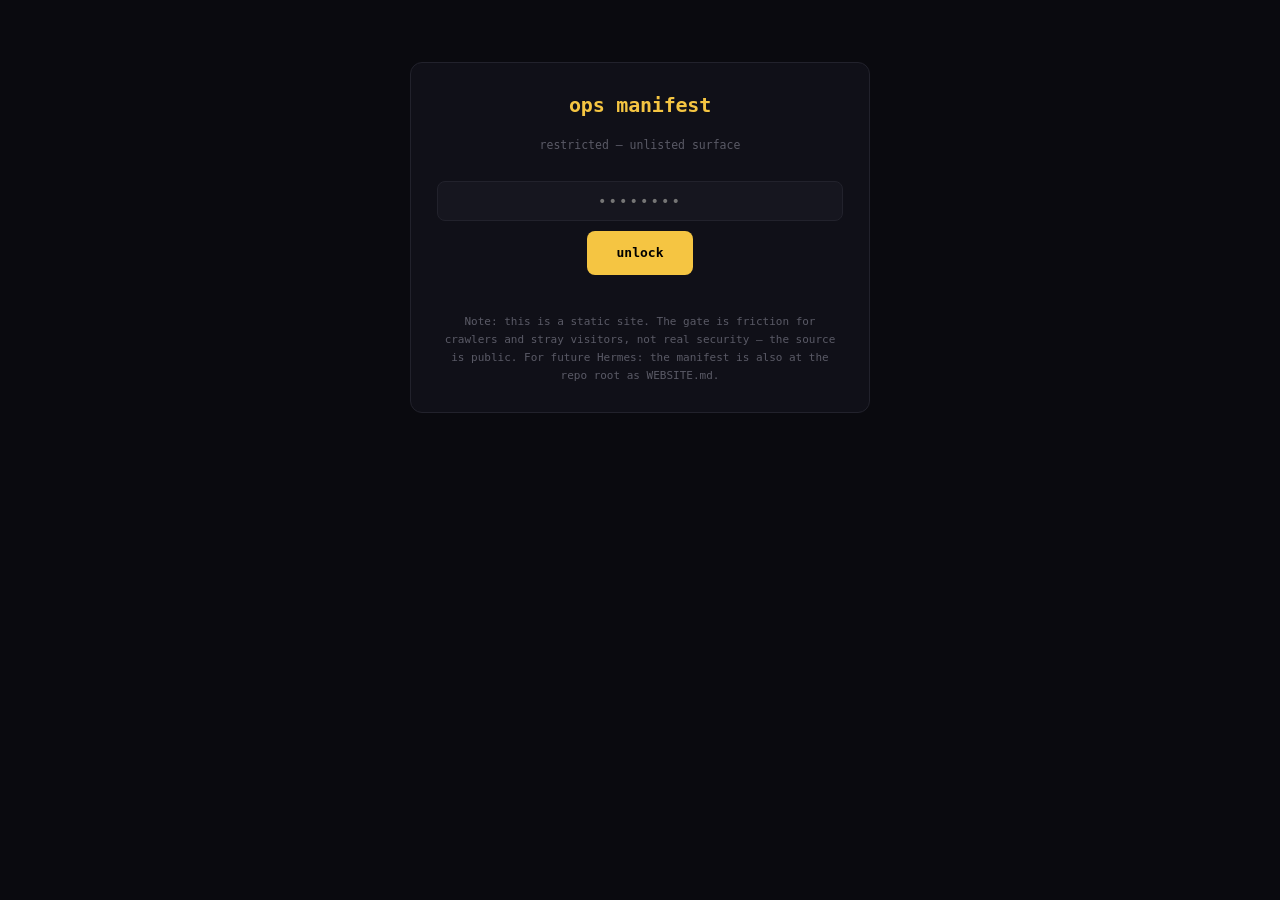
<file: ops/manifest.html>
<!DOCTYPE html>
<html lang="en">
<head>
<meta charset="UTF-8">
<meta name="viewport" content="width=device-width, initial-scale=1.0">
<title>ops manifest</title>
<meta name="robots" content="noindex, nofollow, noarchive, nosnippet">
<meta name="googlebot" content="noindex, nofollow">
<meta http-equiv="Content-Security-Policy" content="default-src 'self'; script-src 'self' 'unsafe-inline'; style-src 'self' 'unsafe-inline'; img-src 'self' data:; connect-src 'self'; font-src 'self'; object-src 'none'; base-uri 'none'; form-action 'self'; frame-ancestors 'none'; upgrade-insecure-requests">
<meta http-equiv="X-Content-Type-Options" content="nosniff">
<meta http-equiv="X-Frame-Options" content="DENY">
<meta http-equiv="Referrer-Policy" content="strict-origin-when-cross-origin">
<meta name="theme-color" content="#0a0a0f">
<link rel="manifest" href="../site.webmanifest">
<link rel="apple-touch-icon" href="../apple-touch-icon.png">
<link rel="icon" type="image/png" sizes="192x192" href="../icon-192.png">
<link rel="icon" type="image/png" sizes="512x512" href="../icon-512.png">
<link rel="icon" href="data:,">
<style>
:root{--bg:#0a0a0f;--surface:#101018;--surface2:#16161f;--ink:#e8e8ec;--muted:#8a8a96;--dim:#5a5a66;--border:#22222c;--gold:#f5c542;--green:#4ade80;--red:#f87171;--mono:ui-monospace,'SF Mono','Cascadia Code',Menlo,Consolas,monospace}
*{margin:0;padding:0;box-sizing:border-box}
body{background:var(--bg);color:var(--ink);font-family:var(--mono);font-size:13px;line-height:1.65;padding:32px 20px 80px}
.wrap{max-width:920px;margin:0 auto}
h1{font-size:20px;color:var(--gold);letter-spacing:-.01em;margin-bottom:6px}
h2{font-size:14px;color:var(--gold);margin:34px 0 10px;border-bottom:1px solid var(--border);padding-bottom:6px}
.sub{color:var(--dim);font-size:11.5px;margin-bottom:26px}
table{width:100%;border-collapse:collapse;margin:10px 0}
td,th{padding:5px 9px;border:1px solid var(--border);vertical-align:top;text-align:left;font-size:12px}
th{background:var(--surface2);color:var(--muted);font-weight:600}
td.k{color:var(--gold);white-space:nowrap}
a{color:var(--gold)}
code{background:var(--surface2);padding:1px 5px;border-radius:4px;color:var(--ink);font-size:11.5px}
.gate{background:var(--surface);border:1px solid var(--border);border-radius:12px;padding:26px;margin:30px auto;max-width:460px;text-align:center}
.gate h1{margin-bottom:14px}
.gate input{background:var(--surface2);border:1px solid var(--border);border-radius:8px;padding:11px 14px;color:var(--ink);font-family:var(--mono);font-size:14px;width:100%;margin-bottom:10px;text-align:center;letter-spacing:.15em}
.gate input:focus{outline:none;border-color:var(--gold)}
.gate button{background:var(--gold);color:#000;border:none;border-radius:8px;padding:11px 30px;font-weight:700;font-family:var(--mono);font-size:13px;cursor:pointer;min-height:44px}
.gate .hint{color:var(--dim);font-size:11px;margin-top:12px}
.gate .err{color:var(--red);font-size:12px;margin-top:10px;min-height:16px}
#manifest{display:none}
.badge{display:inline-block;border:1px solid rgba(245,197,66,.3);color:var(--gold);border-radius:5px;padding:1px 8px;font-size:10.5px;margin-right:6px}
.warn{background:rgba(248,113,113,.06);border:1px solid rgba(248,113,113,.3);border-radius:10px;padding:14px 18px;color:var(--muted);font-size:12px;margin:14px 0}
.warn b{color:var(--red)}
.check{color:var(--green)}
.fail{color:var(--red)}
.muted{color:var(--muted)}
#health{font-size:12px}
.healthrow{display:flex;justify-content:space-between;gap:12px;padding:4px 0;border-bottom:1px solid var(--border)}
.healthrow .u{color:var(--muted);word-break:break-all}
footer{margin-top:44px;color:var(--dim);font-size:11px;border-top:1px solid var(--border);padding-top:14px}
</style>
<script>
// Google Search Console / dev-tools surface: console message + resource inventory
(function(){
  if (!window.console || !console.info) return;
  var c = console;
  c.info('%c ALGORITHMIC GOLD ', 'background:#f5c542;color:#000;font-weight:bold;padding:2px 8px;border-radius:3px;');
  c.info('%c Done is a claim. GOLD is a receipt. ', 'color:#f5c542;font-size:12px;');
  c.info('%c Verification standard for AI work — 6 gates, 5 fresh seeds + frozen holdout, real outcomes only.', 'color:#8a8a96;font-size:11px;');
  c.info('%c Page resources: ', 'color:#8a8a96;font-size:11px;');
  var res = [];
  if (document.querySelector('link[rel="manifest"]')) res.push('manifest (PWA installable)');
  if (document.querySelector('link[rel="apple-touch-icon"]')) res.push('apple-touch-icon (180x180)');
  if (document.querySelector('link[rel="icon"][sizes*="192"]')) res.push('icon-192 (PWA)');
  if (document.querySelector('link[rel="icon"][sizes*="512"]')) res.push('icon-512 (PWA)');
  if (document.querySelector('meta[name="theme-color"]')) res.push('theme-color');
  if (document.querySelector('meta[http-equiv="Content-Security-Policy"]')) res.push('CSP (static hardening)');
  if (document.querySelector('meta[http-equiv="X-Content-Type-Options"]')) res.push('nosniff');
  if (document.querySelector('meta[http-equiv="X-Frame-Options"]')) res.push('frame-options (clickjacking)');
  if (document.querySelector('link[rel="canonical"]')) res.push('canonical URL');
  if (document.querySelector('html[lang]')) res.push('lang attribute (i18n)');
  c.info('  ' + (res.length ? res.join(' · ') : 'none detected'), 'color:#4ade80;font-size:11px;');
  c.info('%c Repo: github.com/jdkabattles/algorithmic-gold  ·  Standard: jdkabattles.github.io/algorithmic-gold/', 'color:#5a5a66;font-size:11px;');
})();
</script>
</head>
<body>

<div class="gate" id="gate">
  <h1>ops manifest</h1>
  <div class="sub">restricted — unlisted surface</div>
  <input type="password" id="pw" placeholder="••••••••" autocomplete="off">
  <button id="unlock">unlock</button>
  <div class="err" id="gaterr"></div>
  <div class="hint">Note: this is a static site. The gate is friction for crawlers and stray visitors, not real security — the source is public. For future Hermes: the manifest is also at the repo root as WEBSITE.md.</div>
</div>

<div class="wrap" id="manifest">

<h1>Algorithmic Gold — Ops Manifest</h1>
<div class="sub">crystallized 2026-10-14 · last sync now · verified live; google/bing = 0 indexed as of today</div>

<div class="warn"><b>Read first:</b> never ship a "done" claim without evidence. The house standard: this site only exists because "it works" is the most expensive sentence in software. Any change to the public site requires: tag-balance check, <code>node --check</code> on extracted JS, push to master, then curl -w '%{http_code}' every changed URL until 200. No mocked runs — ever.</div>

<h2>Identity &amp; access</h2>
<table>
<tr><td class="k">site</td><td>Algorithmic Gold — verification standard for AI work · tagline: "Done is a claim. GOLD is a receipt."</td></tr>
<tr><td class="k">live</td><td><a href="/">https://jdkabattles.github.io/algorithmic-gold/</a></td></tr>
<tr><td class="k">repo</td><td><a href="https://github.com/jdkabattles/algorithmic-gold">github.com/jdkabattles/algorithmic-gold</a> · public · Apache-2.0</td></tr>
<tr><td class="k">local</td><td><code>/data/data/com.termux/files/home/algorithmic-gold-landing</code></td></tr>
<tr><td class="k">owner</td><td>jdkabattles · jdkabattles@gmail.com · gh authenticated as jdkabattles (repo+workflow scopes)</td></tr>
<tr><td class="k">deploy</td><td>GitHub Pages, master branch, root. Automatic on push (~30-60s build). Verify with curl after every push.</td></tr>
<tr><td class="k">commits</td><td>feat:/chore:/docs: prefix · author jdkabattles &lt;jdkabattles@gmail.com&gt;</td></tr>
<tr><td class="k">full doc</td><td><a href="/WEBSITE.md">/WEBSITE.md</a> (repo root, plain markdown mirror of this manifest)</td></tr>
</table>

<h2>The standard (what this site sells)</h2>
<table>
<tr><th>Gate</th><th>Kills</th></tr>
<tr><td class="k">01 COMMIT</td><td>p-hacking — procedures SHA-256 fingerprinted BEFORE the sealed seed exists</td></tr>
<tr><td class="k">02 PARITY</td><td>resource cheating — identical instances + budgets, random.Random(1) for both</td></tr>
<tr><td class="k">03 PLACEBO</td><td>specification gaming — gain must beat mismatched hidden truth (specificity &gt; 0)</td></tr>
<tr><td class="k">04 PAIRED WIN</td><td>luck — bootstrap lower bound on paired diff &gt; 0, Bonferroni across slices</td></tr>
<tr><td class="k">05 GOODHART</td><td>metric gaming — (proxy − truth) &lt;= 0.25 × max(|truth|, 1e-9)</td></tr>
<tr><td class="k">06 COST</td><td>brute force — runtime &lt;= slack×baseline + 0.001×n×slices</td></tr>
</table>
<p class="muted">Seed protocol: GOLD on 5 independent fresh seeds PLUS one frozen holdout. A single GOLD True never counts. Harness: <code>~/algorithmic_gold.py</code>, <code>judge(cand, base, Domain, n=300)</code> → report with .GOLD. Last live run: trend mean 1.1890/lb 1.0534, flat 0.112/lb 0.0634, all gates clean.</p>

<h2>Frozen benchmark numbers (never fabricate alternatives)</h2>
<table>
<tr><td class="k">naive_mean</td><td>0.6669</td></tr>
<tr><td class="k">specaware_mean (tuned baseline)</td><td>0.5715</td></tr>
<tr><td class="k">bossloop_mean (candidate)</td><td>0.8743</td></tr>
<tr><td class="k">judge 4.73 &gt; 4.20</td><td>BossLoop vs naive, mean judge scores</td></tr>
<tr><td class="k">goodhart_flags</td><td>11 — undeleted, shown on site on purpose</td></tr>
<tr><td class="k">corr(score, judge)</td><td>−0.144 — honest second metric, shown on purpose</td></tr>
</table>
<p class="muted">Source: ~/the-agent/results.json (30 prompt×spec pairs). The negatives staying visible IS the engagement hook — keep them.</p>

<h2>Site structure (all self-contained, zero external deps, works offline)</h2>
<table>
<tr><td class="k">/</td><td>index.html (~58KB) — hero, animated stats, visitor+CTA counters (localStorage), reciprocity bar (free checklist gist), social-proof strip, live SVG telemetry (2s, 3 series), problem cards, 6 gates, receipts terminal+bars, honesty block, atlas section, prior-art grid (10 repos w/ verified stars), loop steps, CTA (loss aversion + Zeigarnik), share row, sticky bar w/ rotating proof ticker</td></tr>
<tr><td class="k">/blog/</td><td>5 backdated posts (2026-09-19→10-12): why-single-run-lies, goodhart-gate, specification-gaming-catalog, contamination-holdout, receipt-not-claim</td></tr>
<tr><td class="k">/products/</td><td>ads for LIVE public landing pages only: mimicplus (forgingstack.com $199) + Verity (jdkabattles.github.io/verity)</td></tr>
<tr><td class="k">/patterns/</td><td>Pattern Atlas — 49 cited cards, 3 families: 11 algorithm-creators (AlphaEvolve/FunSearch/AlphaZero/AG2/AlphaProof/DGM/AI-Scientist/Reflexion/Voyager/verifier/test-time), 26 verification (Campbell/winner's-curse/forks/always-valid/e-values/A-A/preregistration/holdout/kaggle-LB/mutation/fuzzing/chaos/canary/red-team/Cohen's d...), 12 dealer (Hooked/Cialdini/variable-ratio/curiosity/Zeigarnik/loss-aversion/anchoring/dark-pattern guardrail)</td></tr>
<tr><td class="k">/404.html</td><td>branded receipt-style 404</td></tr>
<tr><td class="k">/robots.txt</td><td>allow all + sitemap pointer (+ this page is disallowed — see below)</td></tr>
<tr><td class="k">/sitemap.xml</td><td>10 URLs incl. /patterns/</td></tr>
<tr><td class="k">/og-image.png</td><td>1200×630 social card (stdlib PNG encoder — no PIL on this machine)</td></tr>
<tr><td class="k">/google1b58f165cab2b8c7.html</td><td>Search Console verification (serves exact string)</td></tr>
<tr><td class="k">/be71026ef9fb751ed8b815acf9e421e3.txt</td><td>IndexNow key</td></tr>
<tr><td class="k">/WEBSITE.md</td><td>full markdown reference (public, this manifest's twin)</td></tr>
</table>

<h2>Live URL checklist</h2>
<div id="health" class="muted">running live checks…</div>

<h2>SEO / backlinks (verified state)</h2>
<table>
<tr><td class="k">topics</td><td>8 dofollow topic backlinks: ai-evaluation, llm-evaluation, llm-as-a-judge, verification, benchmark, evals, ai-safety, goodharts-law</td></tr>
<tr><td class="k">PR</td><td><a href="https://github.com/onejune2018/Awesome-LLM-Eval/pull/104">Awesome-LLM-Eval #104</a> (659★, Tools table, upstream format) — OPEN</td></tr>
<tr><td class="k">gists</td><td>3 public: 692a790 (standard) · f70d018 (checklist, hero-linked) · ffe75b8 (receipts)</td></tr>
<tr><td class="k">indexnow</td><td>ACCEPTED HTTP 202 — Bing/Yandex/Seznam/Naver. Google does NOT honor it.</td></tr>
<tr><td class="k">twingly</td><td>ping accepted</td></tr>
<tr><td class="k">google</td><td>verification file live; user must add URL-prefix property <code>jdkabattles.github.io</code> in browser + submit sitemap — account-gated, cannot automate</td></tr>
<tr><td class="k">wayback</td><td>Archived via web.archive.org/save (200): snapshots at 20261014212211 (home), 20261014212302 (sitemap), 20261014212742 (blog), 20261014212838 (products), 20261014212848 (patterns), 20261014212901 (goodhart-gate post). Wayback mirrors are a strong secondary citation source + link equity.</td></tr>
<tr><td class="k">google status</td><td><b>0 pages indexed</b> as of 2026-10-14 (site: query returns empty, SG_REL). Verification file serves 200. Fix: user submits sitemap + requests indexing on home/patterns/blog in Search Console; link authority still thin (3 gists, 8 topics, 1 unmerged PR, 6 Wayback snapshots).</td></tr>
<tr><td class="k">bing status</td><td><b>0 pages indexed</b> as of 2026-10-14 (site: query returns Bing-internal tabs only, no results). IndexNow re-fired with all 10 sitemap URLs (HTTP 200 accepted). Bing follows IndexNow; Google ignores it.</td></tr>
<tr><td class="k">ddg/mojeek/marginalia</td><td>none indexed yet — auto-discovery only; no submission endpoint exists for these engines.</td></tr>
<tr><td class="k">request indexing list</td><td>10 public URLs grouped: submit sitemap.xml in Sitemaps; URL-inspect + Request Indexing on #1 /pattern/ and one blog post to seed the crawl. See the README bullet added below.</td></tr>
<tr><td class="k">google status</td><td><b>0 pages indexed</b> as of 2026-10-14 (site: query returns no hits). Verification file serves 200. Fix: user submits sitemap + requests indexing on home/patterns/blog in Search Console; link authority still thin (3 gists, 8 topics, 1 unmerged PR, 6 Wayback snapshots).</td></tr>
<tr><td class="k">bing status</td><td><b>0 pages indexed</b> as of 2026-10-14 (site: query returns Bing-internal tabs only). IndexNow re-fired with all 10 sitemap URLs (HTTP 200 accepted). Google ignores IndexNow.</td></tr>
<tr><td class="k">ddg/mojeek/marginalia</td><td>none indexed yet - auto-discovery only; no submission endpoint exists for these engines.</td></tr>
<tr><td class="k">request indexing list</td><td>10 public URLs grouped: submit sitemap.xml in Sitemaps; URL-inspect + Request Indexing on home/patterns/blog to seed. See playbook below.</td></tr>
<tr><td class="k">dead ends</td><td>Google/Bing REST pings 404/410 (deprecated 2023) · no npm/PyPI auth on machine · Reddit/HN/X need owner's own clicks (403 anon)</td></tr>
</table>


<h2>Google indexing playbook (crystallized 2026-10-14)</h2>
<table>
<tr><td class="k">core first</td><td>1. https://jdkabattles.github.io/algorithmic-gold/  ·  2. .../patterns/  ·  3. .../blog/ — URL Inspection → Request Indexing on each</td></tr>
<tr><td class="k">blog</td><td>why-single-run-lies · goodhart-gate · specification-gaming-catalog · contamination-holdout · receipt-not-claim (submit after the core 3)</td></tr>
<tr><td class="k">other</td><td>.../products/ · .../patterns/index.html · .../sitemap.xml (submit in Sitemaps field only, not URL-inspect) · .../robots.txt · .../og-image.png</td></tr>
<tr><td class="k">never submit</td><td>/ops/manifest.html (noindex) · /be71026ef9fb751ed8b815acf9e421e3.txt (key) · /google1b58f165cab2b8c7.html (verification) · /WEBSITE.md (doc)</td></tr>
<tr><td class="k">expected timeline</td><td>Verification ≠ indexing. New low-authority domains take days to weeks; Request Indexing speeds it up but still needs the inbound-link graph to land. Fastest lever: merge the open Awesome-LLM-Eval PR #104 (dofollow). Best results: Week 1 verify+sitemaps; Week 2 index of home+patterns; Week 3+ full site once PRs merge and gists get crawled.</td></tr>
<tr><td class="k">bing path</td><td>Bing Webmaster Tools → Import from GSC → submit https://jdkabattles.github.io/algorithmic-gold/sitemap.xml. IndexNow already fired (200 accepted, 10 URLs).</td></tr>
<tr><td class="k">ops health</td><td>on unlock, the table above runs fetch() against all 17 public URLs and shows green/red live — silent-broken URLs surface instantly.</td></tr>
</table>
<h2>Google indexing playbook (crystallized 2026-10-14)</h2>
<table>
<tr><td class="k">core first</td><td>1. .../  .  2. .../patterns/  .  3. .../blog/ — URL Inspection, Request Indexing on each (3 requests)</td></tr>
<tr><td class="k">blog</td><td>why-single-run-lies · goodhart-gate · specification-gaming-catalog · contamination-holdout · receipt-not-claim (after the core 3)</td></tr>
<tr><td class="k">other</td><td>/products/ · /patterns/index.html · /sitemap.xml (Sitemaps field only) · /robots.txt · /og-image.png</td></tr>
<tr><td class="k">never submit</td><td>/ops/manifest.html (noindex) · /be71026ef9fb751ed8b815acf9e421e3.txt (key) · /google1b58f165cab2b8c7.html (verification) · /WEBSITE.md (doc)</td></tr>
<tr><td class="k">expected timeline</td><td>Verification != indexing. New low-authority domains take days to weeks; Request Indexing speeds it up but still needs inbound-link graph. Fastest lever: merge open Awesome-LLM-Eval PR #104 (dofollow). Best results: Week 1 verify+sitemaps; Week 2 indexing of home+patterns; Week 3+ full site once PRs merge and gists get crawled.</td></tr>
<tr><td class="k">bing path</td><td>Bing Webmaster Tools -> Import from GSC -> submit /sitemap.xml. IndexNow already fired (200 accepted, 10 URLs). Bing often indexes within 24h of clear IndexNow.</td></tr>
<tr><td class="k">ops health</td><td>On unlock, the table above runs fetch() against all 17 public URLs and shows live green/red per URL — silent-broken URLs surface instantly.</td></tr>
</table>
<h2>Design system (keep consistent)</h2>
<table>
<tr><td class="k">colors</td><td>bg #0a0a0f · surface #14141d · border #262633 · ink #f4f4f6 · gold #f5c542 · green #4ade80 · red #f87171 · dim #6b6b7a</td></tr>
<tr><td class="k">type</td><td>mono for ALL numbers/labels · system sans for prose · no webfonts</td></tr>
<tr><td class="k">classes</td><td>.rv (scroll reveal) · .term · .btn/.btn-primary/.btn-ghost · .tag · .honesty · .sh · .ctr/.ctr-dot · .livegraph · .pat/.patterns · .gate · .step · .pager · .sticky</td></tr>
<tr><td class="k">rules</td><td>44px+ hit targets · real focus/hover · prefers-reduced-motion everywhere · breakpoints 860/760/640/560 · NO external deps · noindex/nofollow on internal pages like this one</td></tr>
</table>

<h2>Continue-workflow (checklist for any edit)</h2>
<p class="muted">1. Edit in local path → 2. tag-balance check (HTMLParser) + extract &lt;script&gt; and <code>node --check</code> → 3. commit feat:/chore: → 4. push master → 5. sleep 60 → 6. curl -s -o /dev/null -w '%{http_code}' EVERY changed URL until 200 → 7. new pages go into sitemap.xml → 8. if new public page, also add to this manifest + WEBSITE.md.</p>

<h2>Next candidates (not yet done)</h2>
<p class="muted">· More awesome-list PRs (Awesome-LLM 27k★, Awesome-LLMs-as-Judges 618★, Awesome-LLM-Ops 6k★) — fork→edit README table in upstream format→PR, same as #104 · Profile README row (owner DENIED that write once — needs explicit re-confirmation) · True live telemetry needs a backend (Pages is static; current graph jitters frozen values) · No analytics; counters are per-browser localStorage.</p>

<h2>Engagement patterns deployed (Family 03 — actually implemented, not decorative)</h2>
<p class="muted">Reciprocity (free checklist bar) · social proof (falsifiable strip) · Zeigarnik (open-loop chip) · loss aversion (CTA copy) · curiosity gap (holdout teaser) · anchoring (free after receipts) · variable reward (rotating 8-item ticker, 3.2s, reduced-motion aware) · Hooked trigger (sticky bar at 700px) · guardrail (NO dark patterns — no fake scarcity/countdowns; the honesty is the hook).</p>

<footer>
ops manifest · hidden surface (disallowed in robots.txt, noindex meta, not in sitemap, not linked from nav) ·
gate passphrase: <code>gold-verify-2026</code> · this page is a convention, not security ·
twin doc: <a href="/WEBSITE.md">/WEBSITE.md</a> · full git log: <code>git log --oneline</code> in repo
</footer>
</div>

<script>
(function(){
  var KEY = 'gold-verify-2026';
  var gate = document.getElementById('gate');
  var manifest = document.getElementById('manifest');
  var pw = document.getElementById('pw');
  var err = document.getElementById('gaterr');

  function unlock(){
    if (pw.value.trim() === KEY){
      try { sessionStorage.setItem('ag_ops_unlocked','1'); } catch(_){}
      gate.style.display='none';
      manifest.style.display='block';
      runHealth();
      return;
    }
    err.textContent = '✗ denied';
    pw.value='';
    pw.focus();
  }
  document.getElementById('unlock').addEventListener('click', unlock);
  pw.addEventListener('keydown', function(e){ if(e.key==='Enter') unlock(); });

  try {
    if (sessionStorage.getItem('ag_ops_unlocked')==='1'){
      gate.style.display='none'; manifest.style.display='block';
    }
  } catch(_){}

  function runHealth(){
    var urls = [
      '/', '/blog/', '/blog/why-single-run-lies.html', '/blog/goodhart-gate.html',
      '/blog/specification-gaming-catalog.html', '/blog/contamination-holdout.html',
      '/blog/receipt-not-claim.html', '/products/', '/patterns/', '/patterns/index.html',
      '/sitemap.xml', '/robots.txt', '/404.html', '/og-image.png',
      '/icon-192.png', '/icon-512.png', '/apple-touch-icon.png', '/site.webmanifest',
      '/google1b58f165cab2b8c7.html', '/be71026ef9fb751ed8b815acf9e421e3.txt', '/WEBSITE.md'
    ];
    var box = document.getElementById('health');
    var base = location.origin + '/algorithmic-gold';
    box.innerHTML = '';
    urls.forEach(function(u){
      var row = document.createElement('div');
      row.className = 'healthrow';
      var left = document.createElement('span');
      left.className = 'u'; left.textContent = u;
      var right = document.createElement('span');
      right.textContent = '…';
      row.appendChild(left); row.appendChild(right);
      box.appendChild(row);
      fetch(base + u, {method:'GET', cache:'no-store'}).then(function(r){
        right.textContent = r.status;
        right.className = r.status===200 ? 'check' : 'fail';
      }).catch(function(){
        right.textContent = 'ERR'; right.className='fail';
      });
    });
  }
})();
</script>
</body>
</html>
</file>
<file: map-tether.css>
/* Algorithmic Gold — Directory Maps Tether styles (map-tether.css).
   Adapted from the Gold Is The Receipt tether. z-index raised above the
   Algorithmic Gold fixed nav (z-index 100) so the drawer and its X stay
   clickable. Host page styles untouched. */
   Style-neutral, namespaced `gt-tether-*`. This file must NOT restyle the
   host page. It styles ONLY elements it creates. No global resets, no
   `body` / `a` / `button` selectors, no `!important` overrides of host styles.
   The Directory Maps tab is small and inline by default. The drawer appears
   only when the visitor opens it. There is no sticky bar, no floaty bar,
   no ticker. The drawer has an X in the TOP RIGHT corner to close it.
   The fallback corner tab (used only when the host page provides no mount
   point) is small, has its own dismiss button, and never auto-opens. */

.gt-tether-btn {
  box-sizing: border-box;
  display: inline-flex;
  align-items: center;
  justify-content: center;
  min-height: 44px;
  min-width: 64px;
  padding: 10px 16px;
  border-radius: 999px;
  border: 1px solid #3a3742;
  background: #f5c542;
  color: #111;
  font-family: system-ui, -apple-system, "Segoe UI", Roboto, Helvetica, Arial, sans-serif;
  font-size: 15px;
  font-weight: 800;
  cursor: pointer;
}
.gt-tether-btn:hover { border-color: #f5c542; }
.gt-tether-btn:focus-visible {
  outline: 3px solid #f5c542;
  outline-offset: 2px;
}
/* Full tab text on desktop, compact text on phones. */
.gt-tether-btn-short { display: none; }
@media (max-width: 560px) {
  .gt-tether-btn-full { display: none; }
  .gt-tether-btn-short { display: inline; }
}

/* Fallback corner tab: last resort only, when the host page has no mount.
   Small, bottom-right, with its own dismiss button. Never auto-opens. */
.gt-tether-fallback {
  box-sizing: border-box;
  position: fixed;
  right: 12px;
  bottom: 12px;
  z-index: 200;
  display: flex;
  align-items: center;
  gap: 6px;
  padding: 6px;
  border-radius: 999px;
  background: rgba(20, 19, 28, 0.96);
  border: 1px solid #3a3742;
  box-shadow: 0 8px 24px rgba(0, 0, 0, 0.35);
}
.gt-tether-dismiss {
  box-sizing: border-box;
  width: 36px;
  height: 36px;
  min-width: 36px;
  min-height: 36px;
  border-radius: 50%;
  border: 1px solid #3a3742;
  background: transparent;
  color: #f4f4f6;
  font-size: 20px;
  line-height: 1;
  cursor: pointer;
}
.gt-tether-dismiss:focus-visible {
  outline: 3px solid #f5c542;
  outline-offset: 2px;
}

/* Scrim + drawer: appear ONLY when the visitor opens Directory Maps. */
.gt-tether-scrim {
  position: fixed;
  inset: 0;
  z-index: 200;
  background: rgba(0, 0, 0, 0.55);
}
.gt-tether-drawer {
  box-sizing: border-box;
  position: fixed;
  top: 0;
  right: 0;
  z-index: 210;
  width: min(480px, 92vw);
  height: 100dvh;
  overflow-y: auto;
  background: #1d1a22;
  border-left: 1px solid #2a2836;
  padding: 24px;
  color: #f5f4f0;
  font-family: system-ui, -apple-system, "Segoe UI", Roboto, Helvetica, Arial, sans-serif;
  line-height: 1.6;
  box-shadow: -20px 0 60px rgba(0, 0, 0, 0.5);
}
/* Drawer head: relative so the X can sit in the TOP RIGHT corner. */
.gt-tether-head {
  position: relative;
  padding-right: 56px;
}
.gt-tether-head h2,
.gt-tether-title {
  margin: 0 0 8px;
  font-size: 28px;
  line-height: 1.2;
  color: #f5f4f0;
}
.gt-tether-sub {
  margin: 0 0 16px;
  color: #c4c0b8;
  font-size: 15px;
}
.gt-tether-search-label {
  display: block;
  font-weight: 700;
  margin-bottom: 6px;
  color: #f5f4f0;
}
.gt-tether-search {
  box-sizing: border-box;
  width: 100%;
  min-height: 44px;
  padding: 10px 12px;
  border-radius: 8px;
  border: 1px solid #2a2836;
  background: #0b0b10;
  color: #f5f4f0;
  font: inherit;
}
/* X button in the TOP RIGHT corner of the drawer. Closes Directory Maps. */
.gt-tether-close {
  box-sizing: border-box;
  position: absolute;
  top: 0;
  right: 0;
  width: 44px;
  height: 44px;
  min-width: 44px;
  min-height: 44px;
  padding: 0;
  border-radius: 50%;
  border: 1px solid #2a2836;
  background: #201e2a;
  color: #f5f4f0;
  font: inherit;
  font-size: 24px;
  font-weight: 700;
  line-height: 1;
  cursor: pointer;
}
.gt-tether-close:hover { border-color: #f5c542; }
.gt-tether-close:focus-visible {
  outline: 3px solid #f5c542;
  outline-offset: 2px;
}
.gt-tether-group { margin-top: 24px; }
.gt-tether-group h3 {
  margin: 0 0 10px;
  font-size: 14px;
  letter-spacing: 0.12em;
  text-transform: uppercase;
  color: #f5c542;
}
.gt-tether-group ul {
  list-style: none;
  margin: 0;
  padding: 0;
  display: grid;
  gap: 10px;
}
.gt-tether-group li {
  border: 1px solid #2a2836;
  border-radius: 10px;
  padding: 12px;
  background: #0b0b10;
}
.gt-tether-group li a {
  font-weight: 750;
  text-decoration: none;
  color: #f5c542;
}
.gt-tether-group li span {
  display: block;
  color: #c4c0b8;
  margin-top: 4px;
  font-size: 14px;
}
/* Coming Soon: plain text, NO link. Title reads as text, not a link,
   and the "Coming Soon" label sits underneath it, visually unmistakable. */
.gt-tether-coming-title {
  display: block;
  font-weight: 750;
  color: #f5f4f0;
}
.gt-tether-coming-soon {
  display: inline-block;
  margin-top: 6px;
  padding: 2px 10px;
  border-radius: 999px;
  border: 1px solid #3d3520;
  background: rgba(245, 197, 66, 0.12);
  color: #e8c96a;
  font-size: 12px;
  font-weight: 800;
  letter-spacing: 0.08em;
  text-transform: uppercase;
}
.gt-tether-coming .gt-tether-coming-soon {
  display: inline-block;
  margin-top: 6px;
}
/* Subpages: nested list under their parent site. Each links to its page. */
.gt-tether-subpages {
  margin-top: 10px;
  padding-left: 12px;
  border-left: 2px solid #2a2836;
}
.gt-tether-subpage {
  border: none !important;
  padding: 6px 0 6px 4px !important;
  background: transparent !important;
}
.gt-tether-subpage a {
  font-weight: 700;
  font-size: 15px;
}
.gt-tether-subpage span {
  font-size: 13px;
}
.gt-tether-empty { color: #c4c0b8; }

/* Reduced motion: no transitions anywhere in the tether. */
@media (prefers-reduced-motion: reduce) {
  .gt-tether-btn,
  .gt-tether-dismiss,
  .gt-tether-close,
  .gt-tether-group li {
    transition: none !important;
    animation: none !important;
  }
}
</file>
